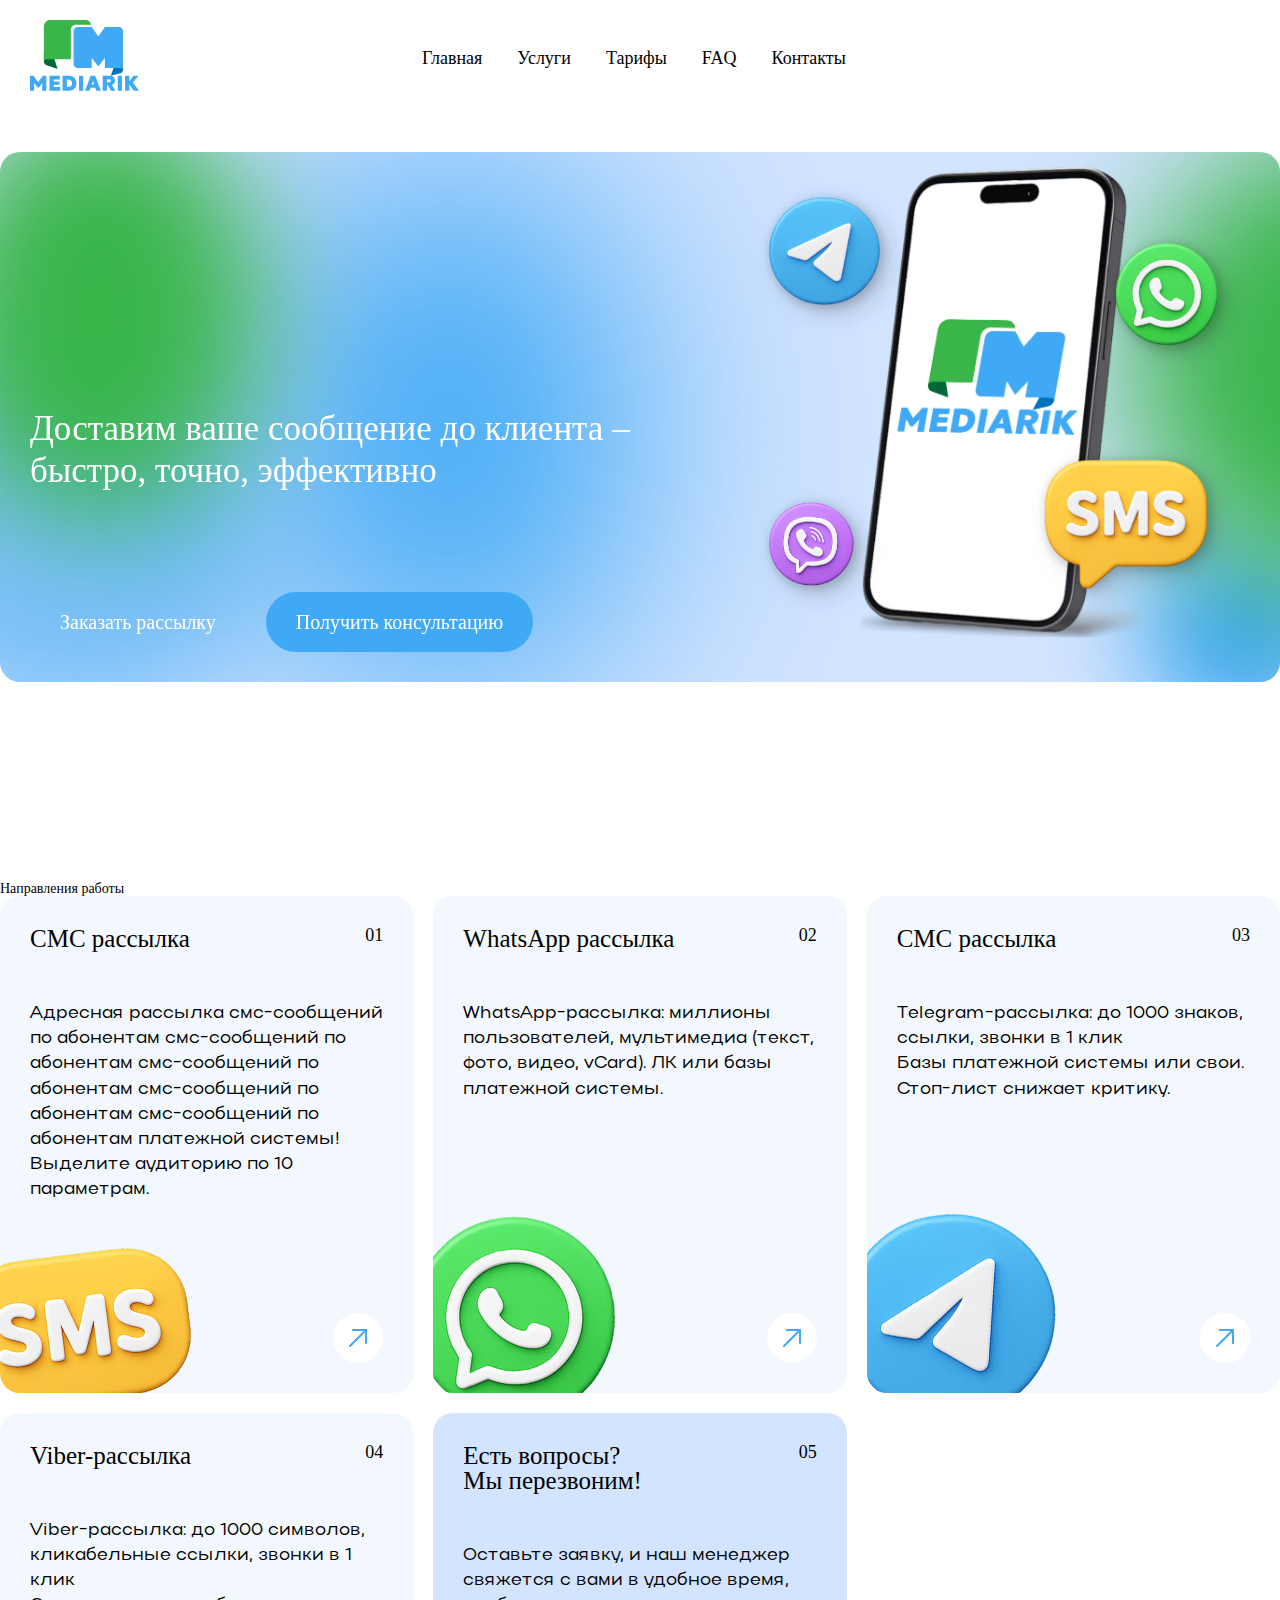
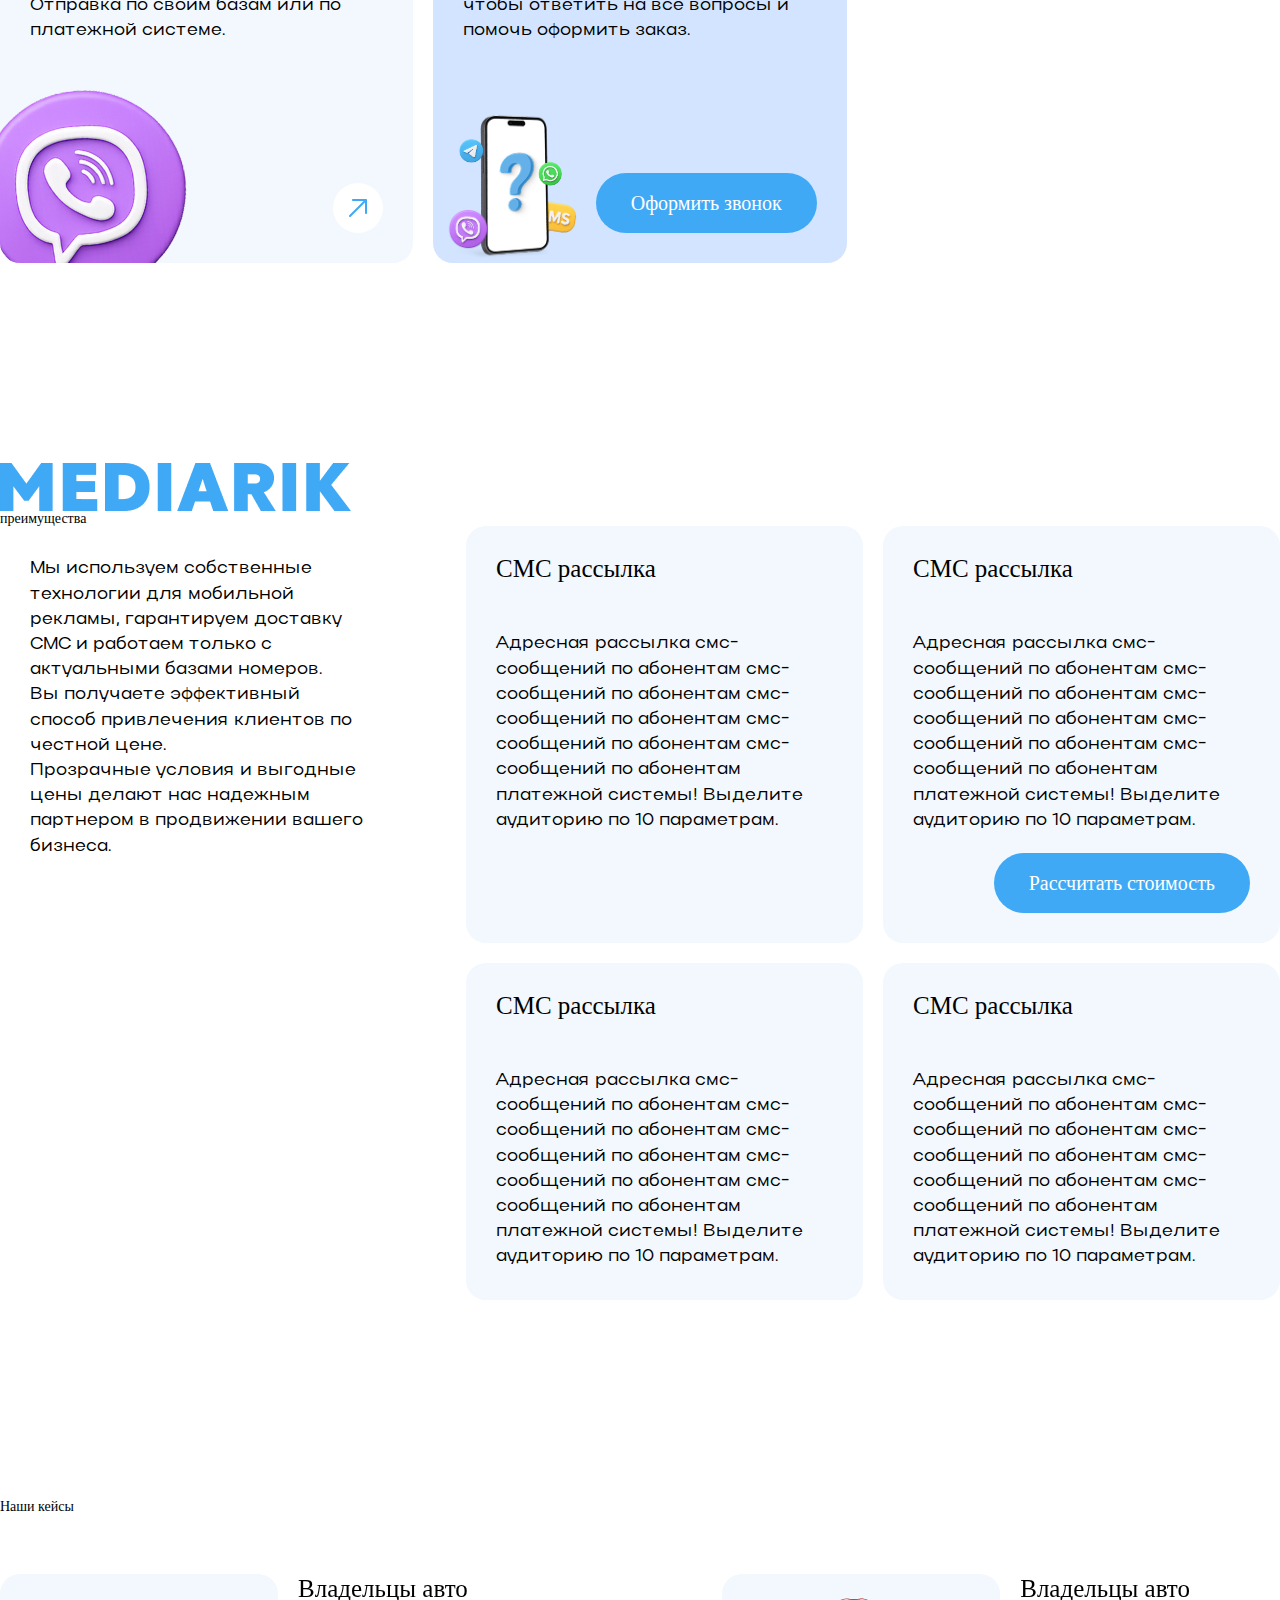
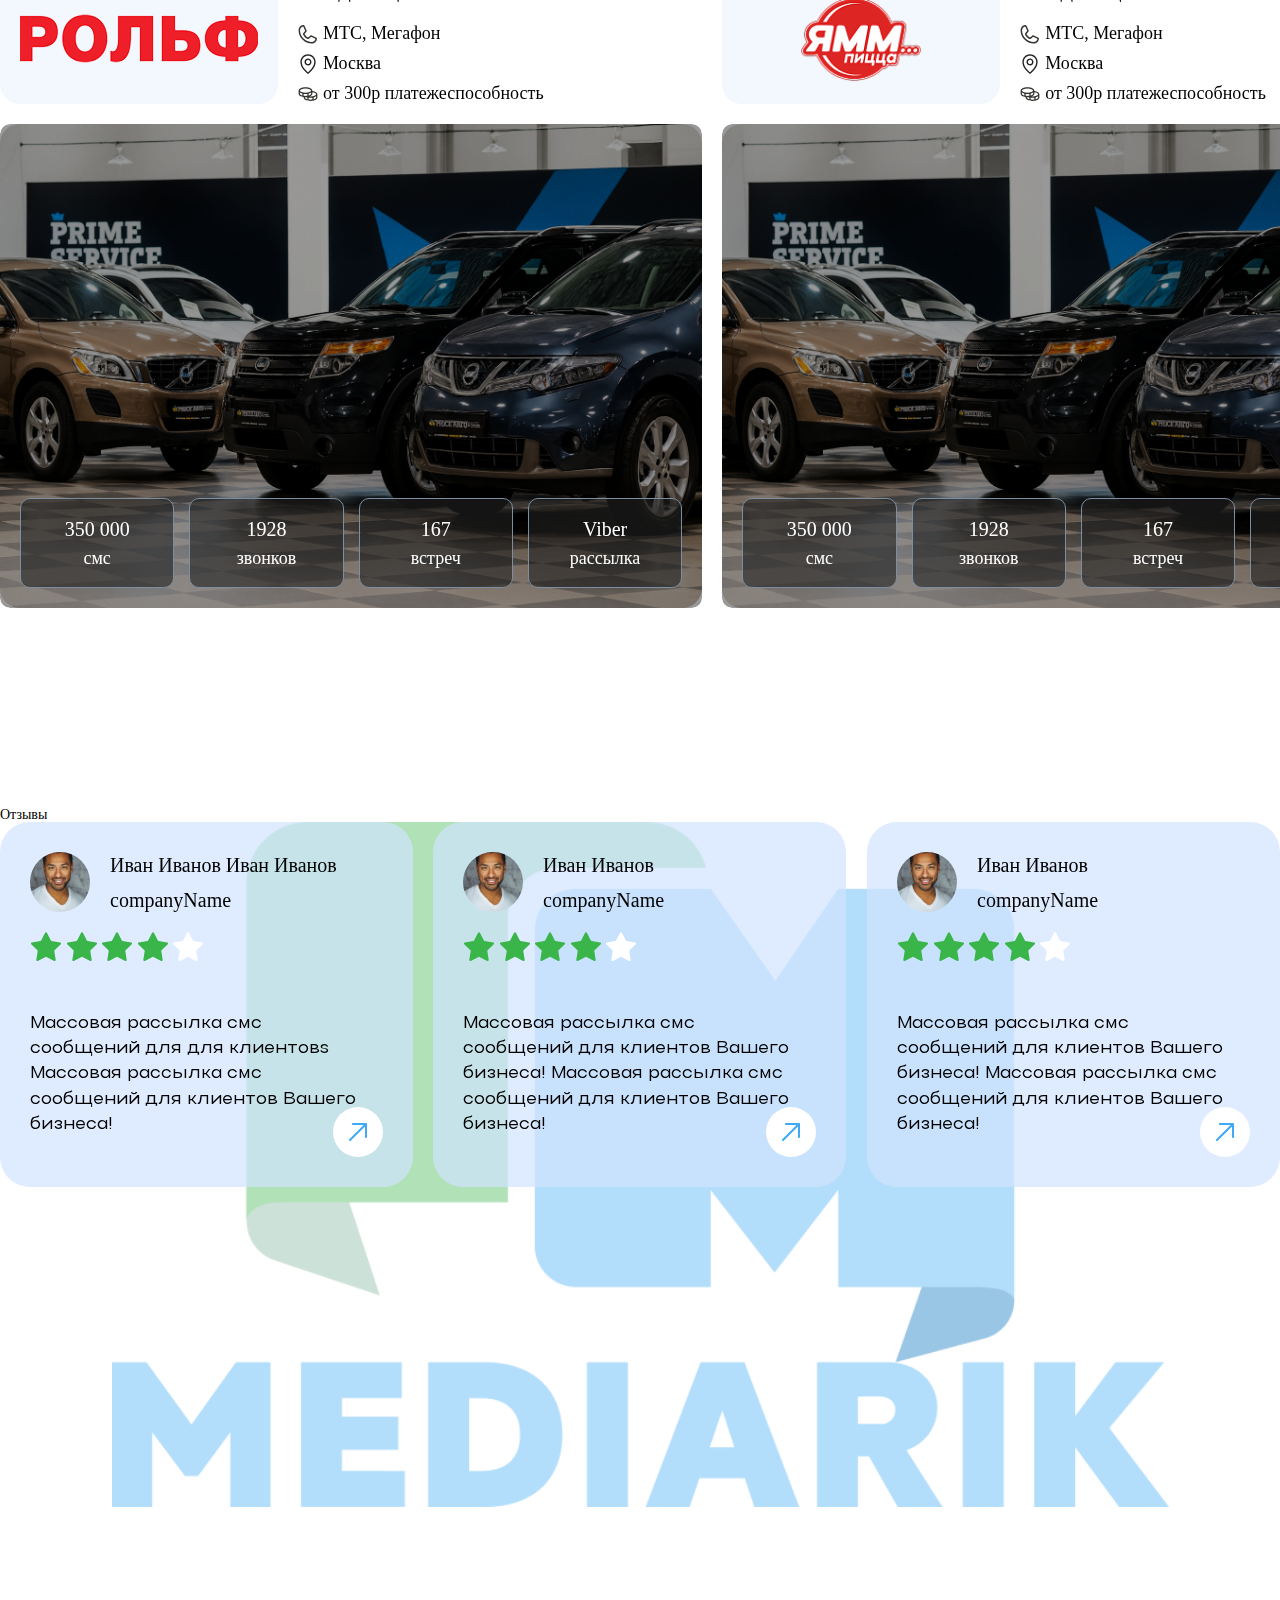
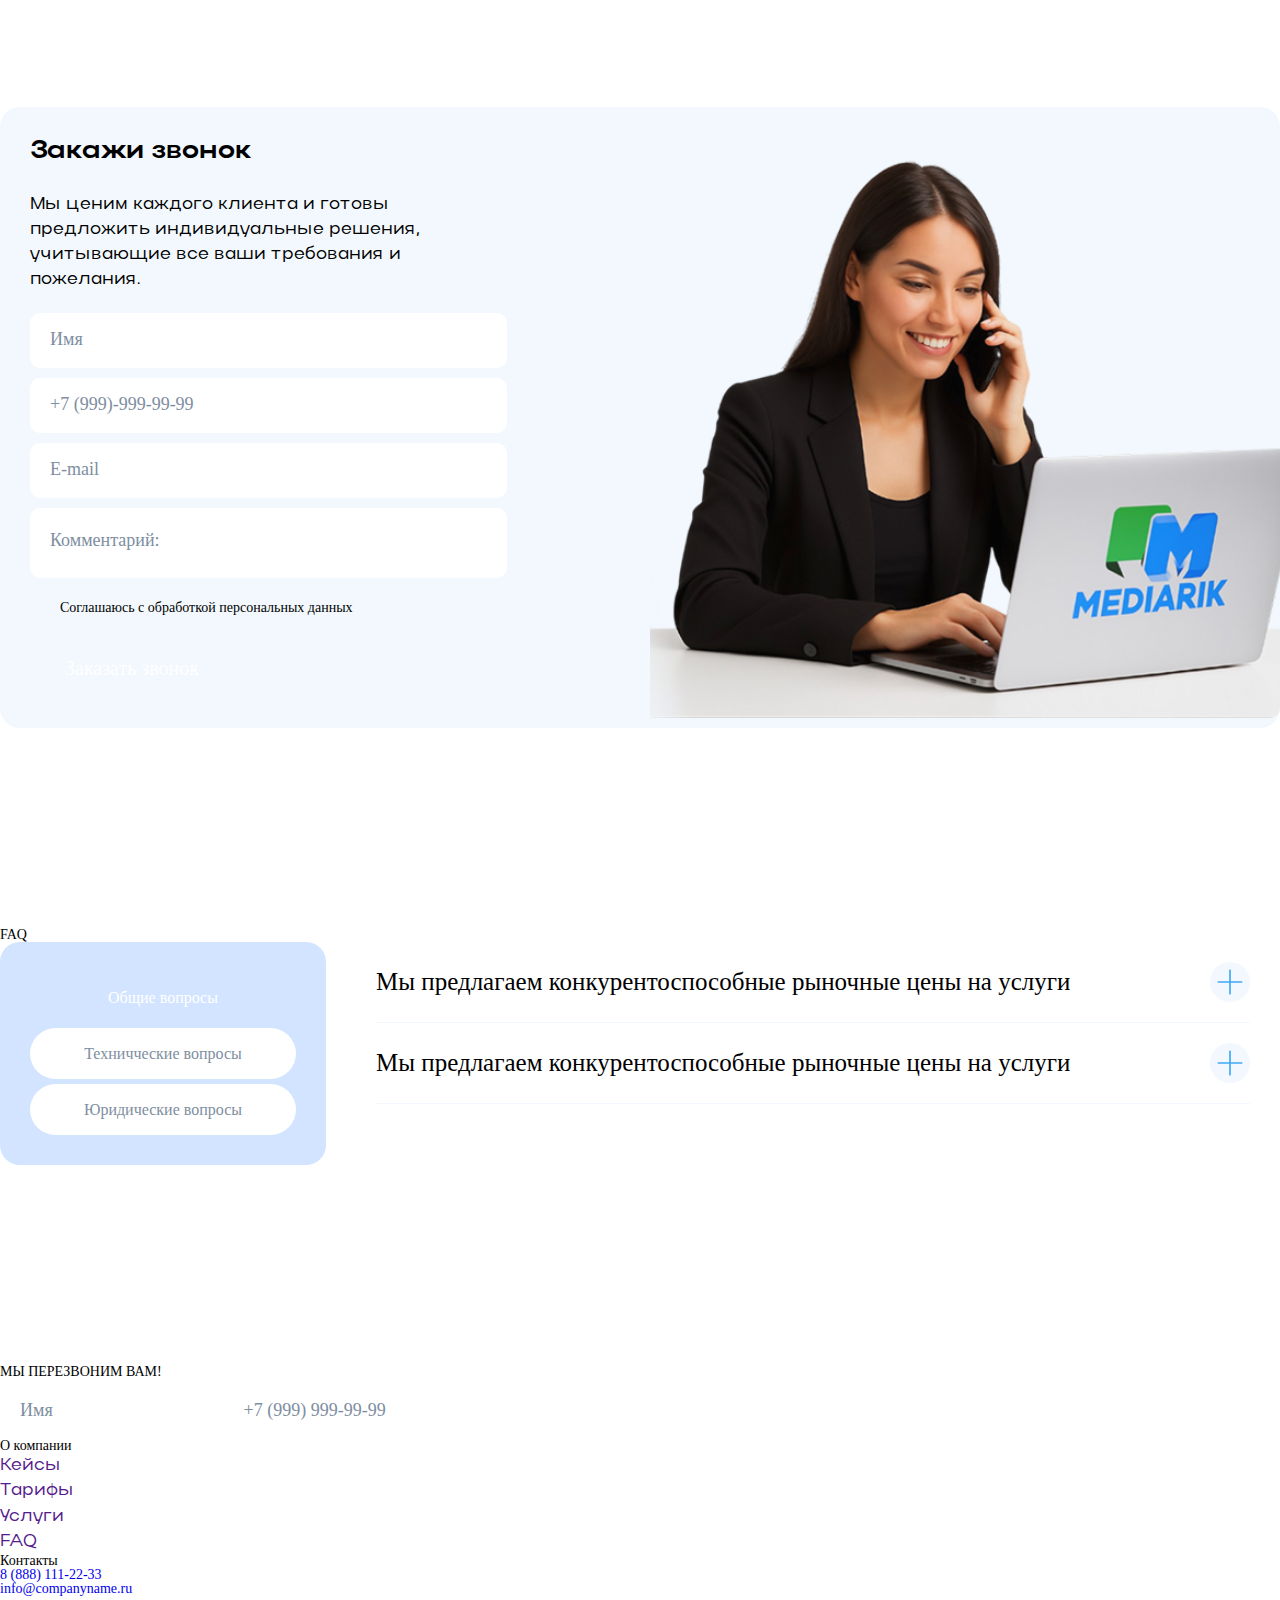
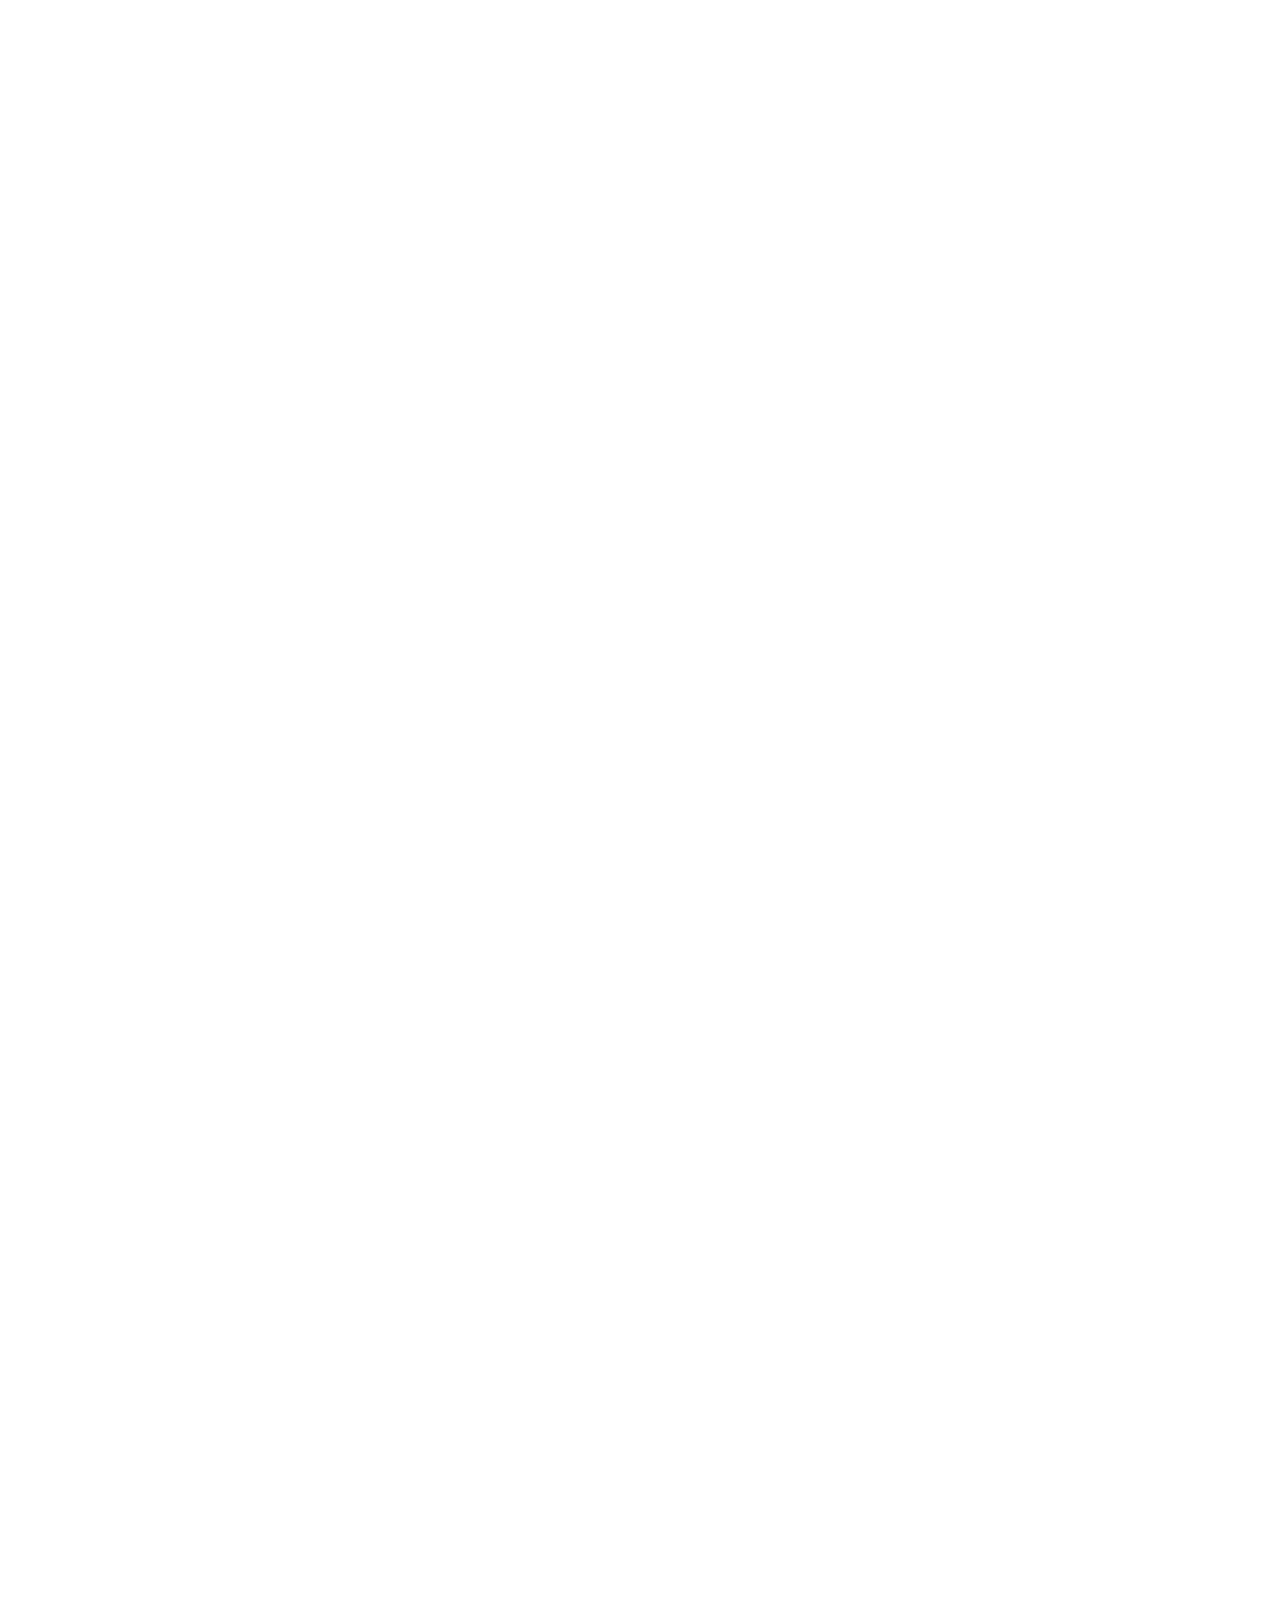
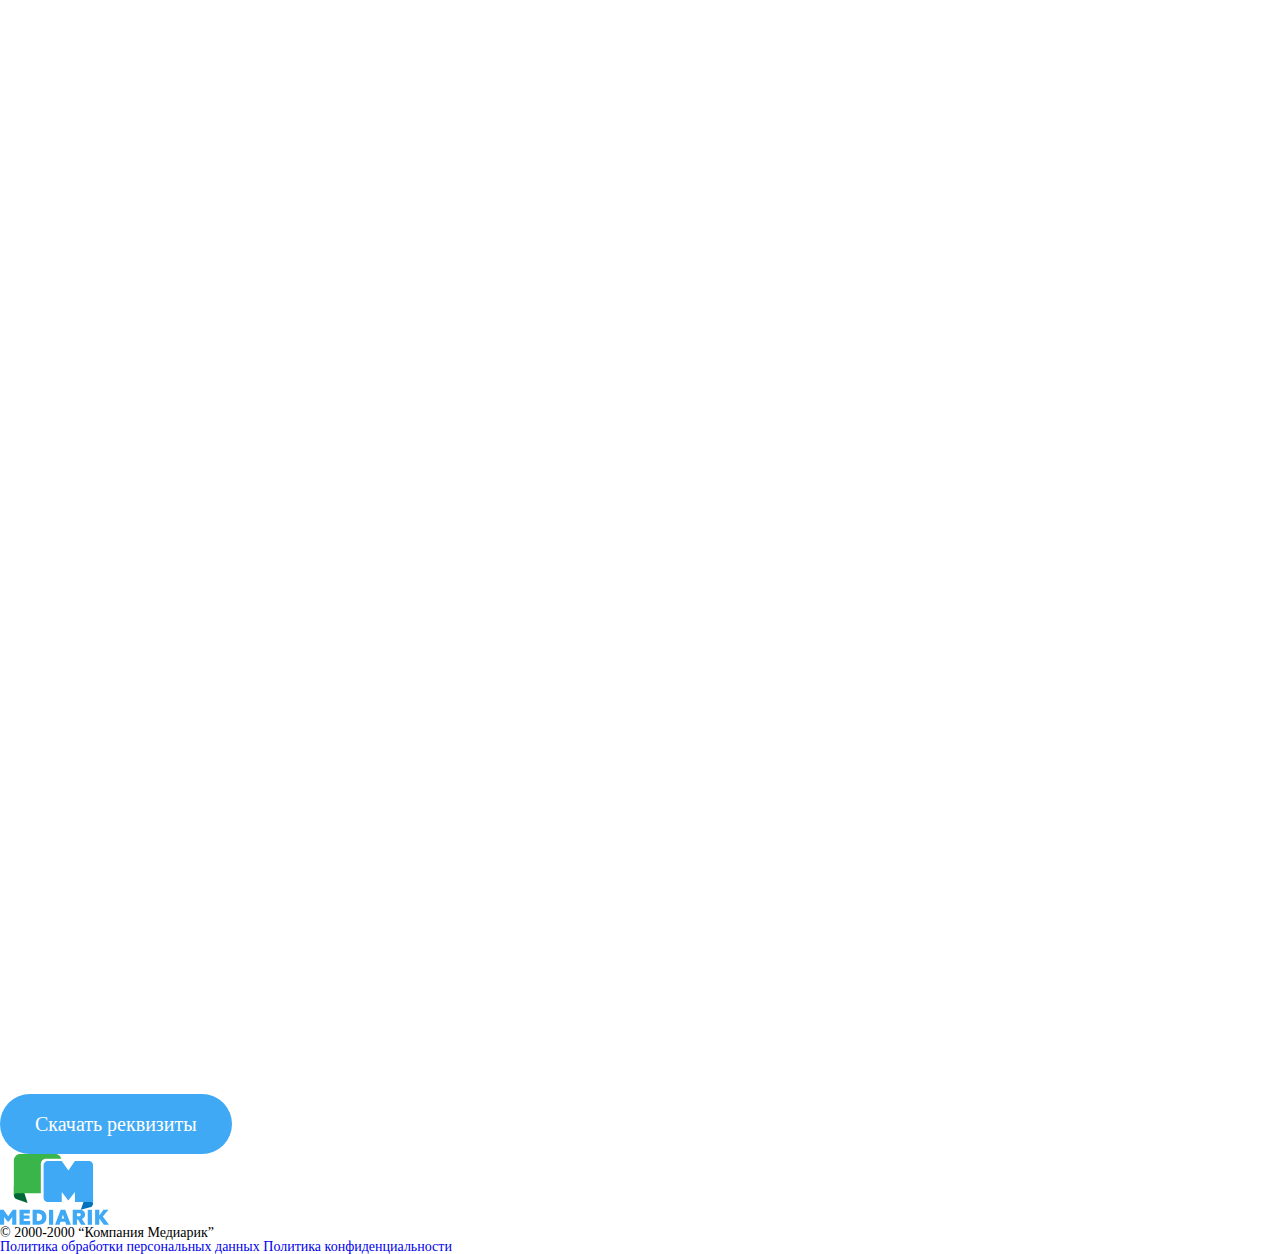
<file: index.html>
<!DOCTYPE html>
<html lang="ru">

<head>
  <meta charset="UTF-8">
  <meta name="viewport" content="width=device-width, initial-scale=1.0">
  <link rel="stylesheet" href="css/main.css">

  <script defer src="js\swiper-bundle.js"></script>
  <script defer src="js\initialization.js"></script>
  <script defer src="js/reviews.js"></script>
  <script defer src="js/tabs.js"></script>
  <script defer src="js/accordion.js"></script>
  <script defer src="js/animation-intro.js"></script>
  <script defer src="js/burger.js"></script>
  <script defer src="js/cookie.js"></script>
  <script defer src="js/formClouse.js"></script>
  <script defer src="js/popupValidation.js"></script>
  <script defer src="js/heroAnimation.js"></script>
  <script defer src="js/calculator.js"></script>
  <script defer src="js/main.js"></script>
</head>

<body>
  <div class="wrapper">
    <header class="header">
      <div class="container">
        <div class="header__body">
          <div class="header__top">
            <div class="header__logo">
              <a href="##" class="logo-link">
                <img src="images\logo_mediarik_1 1.svg" alt="" class="header__logo">
              </a>
            </div>
            <div class="header-info-inner">
              <nav class="menu">
                <ul class="menu__list">
                  <li class="menu__item "><a href="##" class="menu__item-link menu-active">Главная</a></li>
                  <li class="menu__item"><a href="page-services.html" class="menu__item-link ">Услуги</a></li>
                  <li class="menu__item"><a href="page-tariffs.html" class="menu__item-link ">Тарифы</a></li>
                  <li class="menu__item"><a href="index.html#faq" class="menu__item-link ">FAQ</a></li>
                  <li class="menu__item"><a href="page-offices.html" class="menu__item-link ">Контакты</a></li>
                </ul>
                <div class="menu__header-contact-box">
                  <a href="tel:##">+7 (999)-999-88-88</a>
                  <a href="mailto:##">alllll@mail.ru</a>
                  <div class="menu__header-contact-soc">

                    <a class="social-link" href="https://t.me/##">
                      <svg class="svg-item svg-item-white" viewBox="0 0 25 26" fill="none" xmlns="http://www.w3.org/2000/svg">
                        <circle cx="12.5" cy="13.4414" r="9.9375" stroke-width="2" />
                        <path d="M17.9583 8.91702C18.0557 8.28775 17.4573 7.79106 16.8978 8.03672L5.75376 12.9296C5.35252 13.1057 5.38187 13.7135 5.79802 13.846L8.09621 14.5779C8.53483 14.7176 9.00979 14.6453 9.3928 14.3807L14.5742 10.801C14.7304 10.693 14.9008 10.9152 14.7673 11.0528L11.0376 14.8982C10.6758 15.2712 10.7476 15.9032 11.1828 16.1762L15.3586 18.7948C15.8269 19.0885 16.4294 18.7934 16.517 18.2275L17.9583 8.91702Z" />
                      </svg>
                    </a>
                    <a class="social-link" href="whatsapp://send?phone=##">
                      <svg class="svg-item svg-item-white" viewBox="0 0 25 26" fill="none" xmlns="http://www.w3.org/2000/svg">
                        <path fill-rule="evenodd" clip-rule="evenodd" d="M12.5 24.3789C18.5406 24.3789 23.4375 19.482 23.4375 13.4414C23.4375 7.40079 18.5406 2.50391 12.5 2.50391C6.45939 2.50391 1.5625 7.40079 1.5625 13.4414C1.5625 15.403 2.0789 17.244 2.98318 18.8359L1.5625 24.3789L7.27724 23.0537C8.8292 23.8988 10.6085 24.3789 12.5 24.3789ZM12.5 22.6962C17.6113 22.6962 21.7548 18.5527 21.7548 13.4414C21.7548 8.33012 17.6113 4.1866 12.5 4.1866C7.38871 4.1866 3.24519 8.33012 3.24519 13.4414C3.24519 15.4149 3.86289 17.2441 4.9155 18.7463L4.08654 21.8549L7.24995 21.064C8.74169 22.0934 10.5504 22.6962 12.5 22.6962Z" />
                        <path d="M9.76564 8.36336C9.50559 7.84103 9.10666 7.88728 8.70365 7.88728C7.98341 7.88728 6.86035 8.75 6.86035 10.3556C6.86035 11.6715 7.44019 13.1119 9.39408 15.2667C11.2797 17.3462 13.7573 18.4219 15.8142 18.3853C17.8711 18.3487 18.2943 16.5786 18.2943 15.9809C18.2943 15.7159 18.1299 15.5838 18.0166 15.5478C17.3157 15.2114 16.0229 14.5847 15.7288 14.4669C15.4346 14.3491 15.281 14.5084 15.1856 14.5951C14.9188 14.8493 14.39 15.5984 14.209 15.7669C14.0279 15.9354 13.758 15.8502 13.6457 15.7865C13.2324 15.6206 12.1117 15.1221 11.2183 14.2561C10.1135 13.1852 10.0487 12.8167 9.84055 12.4887C9.67403 12.2263 9.79622 12.0653 9.8572 11.995C10.0952 11.7203 10.4239 11.2963 10.5713 11.0855C10.7187 10.8748 10.6017 10.5549 10.5315 10.3556C10.2295 9.49861 9.97368 8.78122 9.76564 8.36336Z" />
                      </svg>
                    </a>
                    <a class="social-link" href="viber://chat?number=%2B##">
                      <svg class="svg-item viber viber-white " width="25" height="27" viewBox="0 0 25 27" fill="none" xmlns="http://www.w3.org/2000/svg">
                        <path fill-rule="evenodd" clip-rule="evenodd" d="M25 12.178C25 4.53512 22.3462 1.0293 13.5 1.0293C4.65385 1.0293 2 4.53512 2 12.178C2 17.6172 3.3441 20.9611 7.30769 22.4372V25.0105C7.30769 25.9577 8.47917 26.3903 9.086 25.6673L11.1313 23.2302C11.8664 23.2947 12.655 23.3267 13.5 23.3267C22.3462 23.3267 25 19.8209 25 12.178ZM11.62 21.4723C12.2064 21.5195 12.8323 21.5429 13.5 21.5429C20.9852 21.5429 23.2308 18.598 23.2308 12.178C23.2308 5.75799 20.9852 2.81309 13.5 2.81309C6.01479 2.81309 3.76923 5.75799 3.76923 12.178C3.76923 16.7159 4.89114 19.5176 8.19231 20.7703V24.5825C8.19231 24.9149 8.60335 25.0667 8.81628 24.813L11.62 21.4723Z" />
                        <path d="M9.10059 7.79199C9.36139 8.05566 9.76552 8.52015 10.0371 8.91602C10.1792 9.12317 10.3517 9.38707 10.4951 9.61621C10.5667 9.73058 10.6291 9.83419 10.6768 9.91602C10.7291 10.0058 10.7476 10.0444 10.748 10.0449C10.7499 10.0531 10.7528 10.0689 10.7559 10.0918C10.7615 10.1346 10.7646 10.1878 10.7607 10.2432C10.7523 10.3625 10.7177 10.4394 10.6797 10.4795C10.4826 10.6872 10.2124 10.8816 10.1094 10.9473L10.0684 10.9736L10.0332 11.0068C9.80637 11.2228 9.51673 11.7545 9.77832 12.3984C9.99129 12.9224 10.4725 14.0125 11.3271 14.8389C12.1597 15.6437 13.0576 16.0864 13.667 16.2344L13.7256 16.248H13.7666C13.7698 16.2486 13.7741 16.249 13.7793 16.25C13.7879 16.2517 13.7972 16.2543 13.8096 16.2568C13.8891 16.2729 14.0749 16.3135 14.2822 16.2871C14.5128 16.2577 14.7481 16.1508 14.9443 15.9258C15.1687 15.6684 15.3725 15.4 15.4668 15.2715C15.468 15.2703 15.4699 15.2691 15.4717 15.2676C15.4784 15.2615 15.4876 15.2541 15.499 15.2461C15.5226 15.2295 15.5516 15.2135 15.583 15.2021C15.6402 15.1815 15.7101 15.1731 15.7998 15.208C16.2642 15.3888 16.8301 15.8053 17.1143 16.0254C17.3303 16.1927 17.8227 16.5977 18.0459 16.7832V16.7842C18.049 16.7875 18.0808 16.8209 18.0996 16.877C18.1154 16.924 18.1242 16.9925 18.084 17.0918C18.0046 17.2874 17.7573 17.671 17.4219 18.0059C17.0699 18.3571 16.7466 18.5293 16.5342 18.5293C16.5671 18.5293 16.5434 18.5317 16.4209 18.5C16.3187 18.4736 16.1774 18.4315 16.0029 18.3711C15.6541 18.2503 15.183 18.061 14.6377 17.791C13.5456 17.2502 12.1682 16.392 10.8779 15.1279C10.0697 14.3361 9.30243 13.2353 8.70215 12.1992C8.09696 11.1546 7.69364 10.2323 7.58496 9.81055L7.57617 9.77734L7.56348 9.74512L7.52246 9.60449C7.50978 9.54281 7.50038 9.46875 7.5 9.38965C7.49926 9.23439 7.5344 9.09797 7.61035 8.99316C7.90448 8.58745 8.20527 8.20366 8.86914 7.83398C8.88675 7.82423 8.91457 7.81232 8.94922 7.80273C8.98394 7.79314 9.01836 7.78766 9.04785 7.78711C9.10644 7.78606 9.1118 7.80153 9.10059 7.79199Z" stroke-linecap="round" />
                      </svg>
                    </a>
                  </div>

                </div>
              </nav>
              <div class="burger__box">
                <span>Меню</span>
                <div class="burger">
                  <span class="burger-line"></span>
                  <span class="burger-line"></span>
                  <span class="burger-line"></span>
                </div>
              </div>
              <div class="header__contact-box">
                <div class="header__contact__phone-box">
                  <a class="header__contact__phone" href="tel:##">+7(999)-999-99-99</a>
                </div>
                <div class="header__contact-soc">
                  <a class="social-link" href="https://t.me/##">
                    <svg class="svg-item" viewBox="0 0 25 26" fill="none" xmlns="http://www.w3.org/2000/svg">
                      <circle cx="12.5" cy="13.4414" r="9.9375" stroke-width="2" />
                      <path d="M17.9583 8.91702C18.0557 8.28775 17.4573 7.79106 16.8978 8.03672L5.75376 12.9296C5.35252 13.1057 5.38187 13.7135 5.79802 13.846L8.09621 14.5779C8.53483 14.7176 9.00979 14.6453 9.3928 14.3807L14.5742 10.801C14.7304 10.693 14.9008 10.9152 14.7673 11.0528L11.0376 14.8982C10.6758 15.2712 10.7476 15.9032 11.1828 16.1762L15.3586 18.7948C15.8269 19.0885 16.4294 18.7934 16.517 18.2275L17.9583 8.91702Z" />
                    </svg>
                  </a>
                  <a class="social-link" href="whatsapp://send?phone=##">
                    <svg class="svg-item" viewBox="0 0 25 26" fill="none" xmlns="http://www.w3.org/2000/svg">
                      <path fill-rule="evenodd" clip-rule="evenodd" d="M12.5 24.3789C18.5406 24.3789 23.4375 19.482 23.4375 13.4414C23.4375 7.40079 18.5406 2.50391 12.5 2.50391C6.45939 2.50391 1.5625 7.40079 1.5625 13.4414C1.5625 15.403 2.0789 17.244 2.98318 18.8359L1.5625 24.3789L7.27724 23.0537C8.8292 23.8988 10.6085 24.3789 12.5 24.3789ZM12.5 22.6962C17.6113 22.6962 21.7548 18.5527 21.7548 13.4414C21.7548 8.33012 17.6113 4.1866 12.5 4.1866C7.38871 4.1866 3.24519 8.33012 3.24519 13.4414C3.24519 15.4149 3.86289 17.2441 4.9155 18.7463L4.08654 21.8549L7.24995 21.064C8.74169 22.0934 10.5504 22.6962 12.5 22.6962Z" />
                      <path d="M9.76564 8.36336C9.50559 7.84103 9.10666 7.88728 8.70365 7.88728C7.98341 7.88728 6.86035 8.75 6.86035 10.3556C6.86035 11.6715 7.44019 13.1119 9.39408 15.2667C11.2797 17.3462 13.7573 18.4219 15.8142 18.3853C17.8711 18.3487 18.2943 16.5786 18.2943 15.9809C18.2943 15.7159 18.1299 15.5838 18.0166 15.5478C17.3157 15.2114 16.0229 14.5847 15.7288 14.4669C15.4346 14.3491 15.281 14.5084 15.1856 14.5951C14.9188 14.8493 14.39 15.5984 14.209 15.7669C14.0279 15.9354 13.758 15.8502 13.6457 15.7865C13.2324 15.6206 12.1117 15.1221 11.2183 14.2561C10.1135 13.1852 10.0487 12.8167 9.84055 12.4887C9.67403 12.2263 9.79622 12.0653 9.8572 11.995C10.0952 11.7203 10.4239 11.2963 10.5713 11.0855C10.7187 10.8748 10.6017 10.5549 10.5315 10.3556C10.2295 9.49861 9.97368 8.78122 9.76564 8.36336Z" />
                    </svg>
                  </a>
                  <a class="social-link" href="viber://chat?number=%2B##">
                    <svg class="svg-item viber" width="25" height="27" viewBox="0 0 25 27" fill="none" xmlns="http://www.w3.org/2000/svg">
                      <path fill-rule="evenodd" clip-rule="evenodd" d="M25 12.178C25 4.53512 22.3462 1.0293 13.5 1.0293C4.65385 1.0293 2 4.53512 2 12.178C2 17.6172 3.3441 20.9611 7.30769 22.4372V25.0105C7.30769 25.9577 8.47917 26.3903 9.086 25.6673L11.1313 23.2302C11.8664 23.2947 12.655 23.3267 13.5 23.3267C22.3462 23.3267 25 19.8209 25 12.178ZM11.62 21.4723C12.2064 21.5195 12.8323 21.5429 13.5 21.5429C20.9852 21.5429 23.2308 18.598 23.2308 12.178C23.2308 5.75799 20.9852 2.81309 13.5 2.81309C6.01479 2.81309 3.76923 5.75799 3.76923 12.178C3.76923 16.7159 4.89114 19.5176 8.19231 20.7703V24.5825C8.19231 24.9149 8.60335 25.0667 8.81628 24.813L11.62 21.4723Z" />
                      <path d="M9.10059 7.79199C9.36139 8.05566 9.76552 8.52015 10.0371 8.91602C10.1792 9.12317 10.3517 9.38707 10.4951 9.61621C10.5667 9.73058 10.6291 9.83419 10.6768 9.91602C10.7291 10.0058 10.7476 10.0444 10.748 10.0449C10.7499 10.0531 10.7528 10.0689 10.7559 10.0918C10.7615 10.1346 10.7646 10.1878 10.7607 10.2432C10.7523 10.3625 10.7177 10.4394 10.6797 10.4795C10.4826 10.6872 10.2124 10.8816 10.1094 10.9473L10.0684 10.9736L10.0332 11.0068C9.80637 11.2228 9.51673 11.7545 9.77832 12.3984C9.99129 12.9224 10.4725 14.0125 11.3271 14.8389C12.1597 15.6437 13.0576 16.0864 13.667 16.2344L13.7256 16.248H13.7666C13.7698 16.2486 13.7741 16.249 13.7793 16.25C13.7879 16.2517 13.7972 16.2543 13.8096 16.2568C13.8891 16.2729 14.0749 16.3135 14.2822 16.2871C14.5128 16.2577 14.7481 16.1508 14.9443 15.9258C15.1687 15.6684 15.3725 15.4 15.4668 15.2715C15.468 15.2703 15.4699 15.2691 15.4717 15.2676C15.4784 15.2615 15.4876 15.2541 15.499 15.2461C15.5226 15.2295 15.5516 15.2135 15.583 15.2021C15.6402 15.1815 15.7101 15.1731 15.7998 15.208C16.2642 15.3888 16.8301 15.8053 17.1143 16.0254C17.3303 16.1927 17.8227 16.5977 18.0459 16.7832V16.7842C18.049 16.7875 18.0808 16.8209 18.0996 16.877C18.1154 16.924 18.1242 16.9925 18.084 17.0918C18.0046 17.2874 17.7573 17.671 17.4219 18.0059C17.0699 18.3571 16.7466 18.5293 16.5342 18.5293C16.5671 18.5293 16.5434 18.5317 16.4209 18.5C16.3187 18.4736 16.1774 18.4315 16.0029 18.3711C15.6541 18.2503 15.183 18.061 14.6377 17.791C13.5456 17.2502 12.1682 16.392 10.8779 15.1279C10.0697 14.3361 9.30243 13.2353 8.70215 12.1992C8.09696 11.1546 7.69364 10.2323 7.58496 9.81055L7.57617 9.77734L7.56348 9.74512L7.52246 9.60449C7.50978 9.54281 7.50038 9.46875 7.5 9.38965C7.49926 9.23439 7.5344 9.09797 7.61035 8.99316C7.90448 8.58745 8.20527 8.20366 8.86914 7.83398C8.88675 7.82423 8.91457 7.81232 8.94922 7.80273C8.98394 7.79314 9.01836 7.78766 9.04785 7.78711C9.10644 7.78606 9.1118 7.80153 9.10059 7.79199Z" stroke-linecap="round" />
                    </svg>
                  </a>
                </div>
              </div>
            </div>
            <button class="btn btn-accent-hover header__btn open-popup" id="openPopupBtn1" data-target="popup1">Заказать </button>

          </div>
        </div>
      </div>
    </header>
    <main class="main">
      <section class="hero">
        <div class="container">
          <div class="hero__inner">
            <div class=" elipse elipse1"></div>
            <div class=" elipse elipse2"></div>
            <div class=" elipse elipse3"></div>
            <div class=" elipse elipse4"></div>
            <div class=" elipse elipse5"></div>
            <div class="hero__column-left">
              <h1 class="hero__title">Доставим ваше сообщение
                до клиента
                – быстро, точно, эффективно</h1>
              <div class="hero__btn-box">
                <button class="btn btn-accent-hover open-popup" id="openPopupBtn5" data-target="popup5">Заказать рассылку</button>
                <button class="btn btn-blue open-popup" id="openPopupBtn6" data-target="popup6">Получить консультацию</button>
              </div>
            </div>
            <div class="hero__column-right">
              <div class="hero-column__img-box">
                <img class="hero-column__img hero-column__img-position " src="images\services-icon\телеграмм.png" alt="">
                <img class="heroo-column__img hero-column__img-position" src="images\services-icon\вайбер.png" alt="">
                <img class="hero-column__img hero-column__img-position" src="images\services-icon\вацап.png" alt="">
                <img class="hero-column__img hero-column__img-position" src="images\services-icon\смс.png" alt="">
                <!-- <img class="hero-column__img hero-column__img-position" src="images\services-icon\вацап.png" alt=""> -->
                <img class="hero-column__img-hero" src="images\introPone1.png" alt="">
              </div>
            </div>
          </div>
        </div>
      </section>

      <section class="direction">
        <div class="container">
          <div class="direction__content">
            <div class="top-box">
              <div class="title-box">
                <h2 class="top-title">Направления работы</h2>
              </div>
            </div>
            <div class="direction__card-box">
              <div class="card">
                <a href="page-sms.html" class="card__link"></a>
                <div class="card__content">
                  <div class="card__top-box">
                    <h3 class="card__title"> СМС рассылка </h3>
                    <div class="card__number">01</div>
                  </div>
                  <div class="card__description">
                    <p class="text">Адресная рассылка смс-сообщений по абонентам смс-сообщений по абонентам смс-сообщений по абонентам смс-сообщений по абонентам смс-сообщений по абонентам платежной системы! Выделите аудиторию по 10 параметрам.</p>
                  </div>
                </div>
                <a href="page-sms.html" class="button services__btn">
                  <svg class="button-svg" width="18" height="18" viewBox="0 0 18 18" fill="none" xmlns="http://www.w3.org/2000/svg">
                    <path d="M18.0006 13.9999V0.999931C18.0006 0.734715 17.8952 0.48036 17.7077 0.292824C17.5201 0.105288 17.2658 -6.86646e-05 17.0006 -6.86646e-05H4.00056C3.73534 -6.86646e-05 3.48099 0.105288 3.29345 0.292824C3.10591 0.48036 3.00056 0.734715 3.00056 0.999931C3.00056 1.26515 3.10591 1.5195 3.29345 1.70704C3.48099 1.89458 3.73534 1.99993 4.00056 1.99993H14.5868L0.293056 16.2924C0.105415 16.4801 -1.97712e-09 16.7346 0 16.9999C1.97712e-09 17.2653 0.105415 17.5198 0.293056 17.7074C0.480697 17.8951 0.735192 18.0005 1.00056 18.0005C1.26592 18.0005 1.52042 17.8951 1.70806 17.7074L16.0006 3.41368V13.9999C16.0006 14.2651 16.1059 14.5195 16.2934 14.707C16.481 14.8946 16.7353 14.9999 17.0006 14.9999C17.2658 14.9999 17.5201 14.8946 17.7077 14.707C17.8952 14.5195 18.0006 14.2651 18.0006 13.9999Z" />
                  </svg>
                </a>
                <img src="images\services-icon\смс.png" alt="" class="card__img">
              </div>
              <div class="card">
                <a href="##" class="card__link"></a>
                <div class="card__content">
                  <div class="card__top-box">
                    <h3 class="card__title">WhatsApp рассылка</h3>
                    <div class="card__number">02</div>
                  </div>
                  <div class="card__description">
                    <p class="text">WhatsApp-рассылка: миллионы пользователей, мультимедиа (текст, фото, видео, vCard). ЛК или базы платежной системы.</p>
                  </div>
                </div>
                <a href="##" class="button services__btn">
                  <svg class="button-svg" width="18" height="18" viewBox="0 0 18 18" fill="none" xmlns="http://www.w3.org/2000/svg">
                    <path d="M18.0006 13.9999V0.999931C18.0006 0.734715 17.8952 0.48036 17.7077 0.292824C17.5201 0.105288 17.2658 -6.86646e-05 17.0006 -6.86646e-05H4.00056C3.73534 -6.86646e-05 3.48099 0.105288 3.29345 0.292824C3.10591 0.48036 3.00056 0.734715 3.00056 0.999931C3.00056 1.26515 3.10591 1.5195 3.29345 1.70704C3.48099 1.89458 3.73534 1.99993 4.00056 1.99993H14.5868L0.293056 16.2924C0.105415 16.4801 -1.97712e-09 16.7346 0 16.9999C1.97712e-09 17.2653 0.105415 17.5198 0.293056 17.7074C0.480697 17.8951 0.735192 18.0005 1.00056 18.0005C1.26592 18.0005 1.52042 17.8951 1.70806 17.7074L16.0006 3.41368V13.9999C16.0006 14.2651 16.1059 14.5195 16.2934 14.707C16.481 14.8946 16.7353 14.9999 17.0006 14.9999C17.2658 14.9999 17.5201 14.8946 17.7077 14.707C17.8952 14.5195 18.0006 14.2651 18.0006 13.9999Z" />
                  </svg>
                </a>
                <img src="images\services-icon\вацап.png" alt="" class="card__img">
              </div>
              <div class="card">
                <a href="##" class="card__link"></a>
                <div class="card__content">
                  <div class="card__top-box">
                    <h3 class="card__title"> СМС рассылка </h3>
                    <div class="card__number">03</div>
                  </div>
                  <div class="card__description">
                    <p class="text">Telegram-рассылка: до 1000 знаков, ссылки, звонки в 1 клик </p>
                    <p class="text">Базы платежной системы или свои.</p>
                    <p class="text">Стоп-лист снижает критику.</p>
                  </div>
                </div>
                <a href="##" class="button services__btn">
                  <svg class="button-svg" width="18" height="18" viewBox="0 0 18 18" fill="none" xmlns="http://www.w3.org/2000/svg">
                    <path d="M18.0006 13.9999V0.999931C18.0006 0.734715 17.8952 0.48036 17.7077 0.292824C17.5201 0.105288 17.2658 -6.86646e-05 17.0006 -6.86646e-05H4.00056C3.73534 -6.86646e-05 3.48099 0.105288 3.29345 0.292824C3.10591 0.48036 3.00056 0.734715 3.00056 0.999931C3.00056 1.26515 3.10591 1.5195 3.29345 1.70704C3.48099 1.89458 3.73534 1.99993 4.00056 1.99993H14.5868L0.293056 16.2924C0.105415 16.4801 -1.97712e-09 16.7346 0 16.9999C1.97712e-09 17.2653 0.105415 17.5198 0.293056 17.7074C0.480697 17.8951 0.735192 18.0005 1.00056 18.0005C1.26592 18.0005 1.52042 17.8951 1.70806 17.7074L16.0006 3.41368V13.9999C16.0006 14.2651 16.1059 14.5195 16.2934 14.707C16.481 14.8946 16.7353 14.9999 17.0006 14.9999C17.2658 14.9999 17.5201 14.8946 17.7077 14.707C17.8952 14.5195 18.0006 14.2651 18.0006 13.9999Z" />
                  </svg>
                </a>
                <img src="images\services-icon\телеграмм.png" alt="" class="card__img">
              </div>
              <div class="card">
                <a href="##" class="card__link"></a>
                <div class="card__content">
                  <div class="card__top-box">
                    <h3 class="card__title">Viber-рассылка</h3>
                    <div class="card__number">04</div>
                  </div>
                  <div class="card__description">
                    <p class="text">Viber-рассылка: до 1000 символов, кликабельные ссылки, звонки в 1 клик</p>
                    <p class="text">Отправка по своим базам или по платежной системе.</p>
                  </div>
                </div>
                <a href="##" class="button services__btn">
                  <svg class="button-svg" width="18" height="18" viewBox="0 0 18 18" fill="none" xmlns="http://www.w3.org/2000/svg">
                    <path d="M18.0006 13.9999V0.999931C18.0006 0.734715 17.8952 0.48036 17.7077 0.292824C17.5201 0.105288 17.2658 -6.86646e-05 17.0006 -6.86646e-05H4.00056C3.73534 -6.86646e-05 3.48099 0.105288 3.29345 0.292824C3.10591 0.48036 3.00056 0.734715 3.00056 0.999931C3.00056 1.26515 3.10591 1.5195 3.29345 1.70704C3.48099 1.89458 3.73534 1.99993 4.00056 1.99993H14.5868L0.293056 16.2924C0.105415 16.4801 -1.97712e-09 16.7346 0 16.9999C1.97712e-09 17.2653 0.105415 17.5198 0.293056 17.7074C0.480697 17.8951 0.735192 18.0005 1.00056 18.0005C1.26592 18.0005 1.52042 17.8951 1.70806 17.7074L16.0006 3.41368V13.9999C16.0006 14.2651 16.1059 14.5195 16.2934 14.707C16.481 14.8946 16.7353 14.9999 17.0006 14.9999C17.2658 14.9999 17.5201 14.8946 17.7077 14.707C17.8952 14.5195 18.0006 14.2651 18.0006 13.9999Z" />
                  </svg>
                </a>
                <img src="images\services-icon\вайбер.png" alt="" class="card__img">
              </div>
              <div class="card card-last">
                <div class="card__content">
                  <div class="card__top-box">
                    <h3 class="card__title">Есть вопросы? Мы перезвоним!</h3>
                    <div class="card__number">05</div>
                  </div>
                  <div class="card__description advantages-description">
                    <p class="text">Оставьте заявку, и наш менеджер свяжется с вами в удобное время, чтобы ответить на все вопросы и помочь оформить заказ.</p>
                  </div>
                </div>
                <div class="advantages-card__img-box">
                  <img class="advantages-card-img-soc" src="images\services-icon\телеграмм.png" alt="">
                  <img class="advantages-card-img-soc" src="images\services-icon\вайбер.png" alt="">
                  <img class="advantages-card-img-soc" src="images\services-icon\вацап.png" alt="">
                  <img class="advantages-card-img-soc" src="images\services-icon\смс.png" alt="">
                  <img class="advantages-card-img" src="images\phone.png" alt="">
                </div>
                <button class="btn btn-blue advantages-btn   open-popup">Оформить звонок</button>
              </div>
            </div>
          </div>
        </div>
      </section>
      <section class="advantages">
        <div class="container">
          <div class="advantages__content-box">
            <div class="top-box">
              <div class="title-box">
                <img src="images\Group.png" alt="">
                <h2 class="top-title"> преимущества</h2>
              </div>
            </div>
            <div class="advantages__content">
              <div class="advantages__column-left">
                <div class="advantages__discription">
                  <p class="text">Мы используем собственные технологии для мобильной рекламы, гарантируем доставку СМС и работаем только с актуальными базами номеров.</p>
                  <p class="text">Вы получаете эффективный способ привлечения клиентов по честной цене.</p>
                  <p class="text">Прозрачные условия и выгодные цены делают нас надежным партнером в продвижении вашего бизнеса.</p>
                </div>
                <button class="btn btn-accent-hover open-popup advantages-btn-none">Заказать услугу</button>
              </div>
              <div class="advantages__column-right">
                <div class="card">
                  <div class="card__content advantages-content">
                    <div class="card__top-box">
                      <h3 class="card__title"> СМС рассылка </h3>
                    </div>
                    <div class="card__description advantages-description">
                      <p class="text">Адресная рассылка смс-сообщений по абонентам смс-сообщений по абонентам смс-сообщений по абонентам смс-сообщений по абонентам смс-сообщений по абонентам платежной системы! Выделите аудиторию по 10 параметрам.</p>
                    </div>
                  </div>
                </div>
                <div class="card">
                  <div class="card__content advantages-content">
                    <div class="card__top-box">
                      <h3 class="card__title"> СМС рассылка </h3>
                    </div>
                    <div class="card__description advantages-description">
                      <p class="text">Адресная рассылка смс-сообщений по абонентам смс-сообщений по абонентам смс-сообщений по абонентам смс-сообщений по абонентам смс-сообщений по абонентам платежной системы! Выделите аудиторию по 10 параметрам.</p>
                    </div>
                  </div>
                  <button class="btn btn-blue advantages-btn advantages-card-btn-block  open-popup">Рассчитать стоимость</button>
                </div>
                <div class="card">
                  <div class="card__content advantages-content">
                    <div class="card__top-box">
                      <h3 class="card__title"> СМС рассылка </h3>
                    </div>
                    <div class="card__description advantages-description">
                      <p class="text">Адресная рассылка смс-сообщений по абонентам смс-сообщений по абонентам смс-сообщений по абонентам смс-сообщений по абонентам смс-сообщений по абонентам платежной системы! Выделите аудиторию по 10 параметрам.</p>
                    </div>
                  </div>
                </div>
                <div class="card">
                  <div class="card__content advantages-content">
                    <div class="card__top-box">
                      <h3 class="card__title"> СМС рассылка </h3>
                    </div>
                    <div class="card__description advantages-description">
                      <p class="text">Адресная рассылка смс-сообщений по абонентам смс-сообщений по абонентам смс-сообщений по абонентам смс-сообщений по абонентам смс-сообщений по абонентам платежной системы! Выделите аудиторию по 10 параметрам.</p>
                    </div>
                  </div>
                </div>
              </div>

            </div>
            <button class="btn btn-accent-hover advantages-btn-bottom open-popup">Заказать услугу</button>

          </div>
        </div>
      </section>
      <section class="cases">
        <div class="container">
          <div class="cases__content">
            <div class="top-box">
              <div class="title-box">
                <h2 class="top-title">Наши кейсы</h2>
              </div>
              <button class="btn btn-accent-hover btn-none ">Заказать услугу</button>
            </div>
          </div>
          <div class="cases__swiper-box">
            <div class="swiper casesSwiper">
              <div class="swiper-wrapper  casesSwiper-wrapper">
                <div class="swiper-slide casesSwiper-slide">
                  <div class="case-card">
                    <div class="case-card__top">
                      <div class="case-card__logo-box">
                        <!-- <img src="images\-- 1.png" alt="" class="case-card__logo"> -->
                        <img src="images\rolf__ 1.png" alt="" class="case-card__logo">
                      </div>
                      <div class="case-card__conditions-box case-card-conditions">
                        <h3 class="case-card-conditions__title">Владельцы авто</h3>
                        <ul class="case-card-conditions__list">
                          <li class="case-card-conditions__item">
                            <img src="images\icon\tel.svg" alt="" class="case-card-conditions__icon">
                            <span class="case-card-conditions__text">МТС, Мегафон</span>
                          </li>
                          <li class="case-card-conditions__item">
                            <img src="images\icon\location.svg" alt="" class="case-card-conditions__icon">
                            <span class="case-card-conditions__text">Москва</span>
                          </li>
                          <li class="case-card-conditions__item">
                            <img src="images\icon\caoin.svg" alt="" class="case-card-conditions__icon">
                            <span class="case-card-conditions__text">от 300р платежеспособность </span>
                          </li>
                        </ul>
                      </div>
                    </div>
                    <div class="case-card__bottom">
                      <img src="images\car.png" alt="" class="case-card__bottom-img">
                      <div class="case-card__statistic-box">
                        <div class="statistic-card">
                          <div class="statistic-card__number">350 000 </div>
                          <div class="statistic-card__name">смс </div>
                        </div>
                        <div class="statistic-card">
                          <div class="statistic-card__number">1928</div>
                          <div class="statistic-card__name">звонков </div>
                        </div>
                        <div class="statistic-card">
                          <div class="statistic-card__number">167</div>
                          <div class="statistic-card__name">встреч </div>
                        </div>
                        <div class="statistic-card">
                          <div class="statistic-card__number">Viber</div>
                          <div class="statistic-card__name">рассылка </div>
                        </div>
                      </div>
                    </div>
                  </div>
                </div>
                <div class="swiper-slide casesSwiper-slide">
                  <div class="case-card">
                    <div class="case-card__top">
                      <div class="case-card__logo-box">
                        <img src="images\-- 1.png" alt="" class="case-card__logo">
                      </div>
                      <div class="case-card__conditions-box case-card-conditions">
                        <h3 class="case-card-conditions__title">Владельцы авто </h3>
                        <ul class="case-card-conditions__list">
                          <li class="case-card-conditions__item">
                            <img src="images\icon\tel.svg" alt="" class="case-card-conditions__icon">
                            <span class="case-card-conditions__text">МТС, Мегафон</span>
                          </li>
                          <li class="case-card-conditions__item">
                            <img src="images\icon\location.svg" alt="" class="case-card-conditions__icon">
                            <span class="case-card-conditions__text">Москва</span>
                          </li>
                          <li class="case-card-conditions__item">
                            <img src="images\icon\caoin.svg" alt="" class="case-card-conditions__icon">
                            <span class="case-card-conditions__text">от 300р платежеспособность </span>
                          </li>
                        </ul>
                      </div>
                    </div>
                    <div class="case-card__bottom">
                      <img src="images\car.png" alt="" class="case-card__bottom-img">
                      <div class="case-card__statistic-box">
                        <div class="statistic-card">
                          <div class="statistic-card__number">350 000 </div>
                          <div class="statistic-card__name">смс </div>
                        </div>
                        <div class="statistic-card">
                          <div class="statistic-card__number">1928</div>
                          <div class="statistic-card__name">звонков </div>
                        </div>
                        <div class="statistic-card">
                          <div class="statistic-card__number">167</div>
                          <div class="statistic-card__name">встреч </div>
                        </div>
                        <div class="statistic-card">
                          <div class="statistic-card__number">Viber</div>
                          <div class="statistic-card__name">рассылка </div>
                        </div>
                      </div>
                    </div>
                  </div>
                </div>
                <div class="swiper-slide casesSwiper-slide">
                  <div class="case-card">
                    <div class="case-card__top">
                      <div class="case-card__logo-box">
                        <img src="images\-- 1.png" alt="" class="case-card__logo">
                      </div>
                      <div class="case-card__conditions-box case-card-conditions">
                        <h3 class="case-card-conditions__title">Владельцы авто </h3>
                        <ul class="case-card-conditions__list">
                          <li class="case-card-conditions__item">
                            <img src="images\icon\tel.svg" alt="" class="case-card-conditions__icon">
                            <span class="case-card-conditions__text">МТС, Мегафон</span>
                          </li>
                          <li class="case-card-conditions__item">
                            <img src="images\icon\location.svg" alt="" class="case-card-conditions__icon">
                            <span class="case-card-conditions__text">Москва</span>
                          </li>
                          <li class="case-card-conditions__item">
                            <img src="images\icon\caoin.svg" alt="" class="case-card-conditions__icon">
                            <span class="case-card-conditions__text">от 300р платежеспособность </span>
                          </li>
                        </ul>
                      </div>
                    </div>
                    <div class="case-card__bottom">
                      <img src="images\car.png" alt="" class="case-card__bottom-img">
                      <div class="case-card__statistic-box">
                        <div class="statistic-card">
                          <div class="statistic-card__number">350 000 </div>
                          <div class="statistic-card__name">смс </div>
                        </div>
                        <div class="statistic-card">
                          <div class="statistic-card__number">1928</div>
                          <div class="statistic-card__name">звонков </div>
                        </div>
                        <div class="statistic-card">
                          <div class="statistic-card__number">167</div>
                          <div class="statistic-card__name">встреч </div>
                        </div>
                        <div class="statistic-card">
                          <div class="statistic-card__number">Viber</div>
                          <div class="statistic-card__name">рассылка </div>
                        </div>
                      </div>
                    </div>
                  </div>
                </div>
              </div>
              <div class="casesSwiper-pagination">
                <div class="casesSwiper-button-prev">
                  <svg viewBox="0 0 26 21" fill="none" xmlns="http://www.w3.org/2000/svg">
                    <path d="M10.1714 20.3995L0.978991 11.2071C0.791454 11.0196 0.686097 10.7652 0.686097 10.5C0.686097 10.2348 0.791454 9.98043 0.978991 9.79289L10.1714 0.600505C10.3589 0.412968 10.6133 0.307611 10.8785 0.307611C11.1437 0.307611 11.3981 0.412968 11.5856 0.600505C11.7731 0.788041 11.8785 1.0424 11.8785 1.30761C11.8785 1.57283 11.7731 1.82718 11.5856 2.01472L4.09998 9.50033L24.3135 9.49944C24.5789 9.49944 24.8334 9.60486 25.021 9.7925C25.2087 9.98014 25.3141 10.2346 25.3141 10.5C25.3141 10.7654 25.2087 11.0199 25.021 11.2075C24.8334 11.3951 24.5789 11.5006 24.3135 11.5006L4.09998 11.4997L11.5856 18.9853C11.7731 19.1728 11.8785 19.4272 11.8785 19.6924C11.8785 19.9576 11.7731 20.212 11.5856 20.3995C11.3981 20.587 11.1437 20.6924 10.8785 20.6924C10.6133 20.6924 10.3589 20.587 10.1714 20.3995Z" />
                  </svg>
                </div>
                <div class="casesSwiper-button-next">
                  <svg viewBox="0 0 26 21" fill="none" xmlns="http://www.w3.org/2000/svg">
                    <path d="M15.8286 20.3995L25.021 11.2071C25.2085 11.0196 25.3139 10.7652 25.3139 10.5C25.3139 10.2348 25.2085 9.98043 25.021 9.79289L15.8286 0.600505C15.6411 0.412968 15.3867 0.307611 15.1215 0.307611C14.8563 0.307611 14.6019 0.412968 14.4144 0.600505C14.2269 0.788041 14.1215 1.0424 14.1215 1.30761C14.1215 1.57283 14.2269 1.82718 14.4144 2.01472L21.9 9.50033L1.68648 9.49944C1.42112 9.49944 1.16662 9.60486 0.978984 9.7925C0.791344 9.98014 0.685928 10.2346 0.685928 10.5C0.685928 10.7654 0.791344 11.0199 0.978984 11.2075C1.16662 11.3951 1.42112 11.5006 1.68648 11.5006L21.9 11.4997L14.4144 18.9853C14.2269 19.1728 14.1215 19.4272 14.1215 19.6924C14.1215 19.9576 14.2269 20.212 14.4144 20.3995C14.6019 20.587 14.8563 20.6924 15.1215 20.6924C15.3867 20.6924 15.6411 20.587 15.8286 20.3995Z" />
                  </svg>
                </div>
              </div>
            </div>
          </div>
        </div>

      </section>
      <section class="reviews">
        <div class="container">
          <div class="reviews__content">
            <div class="top-box">
              <div class="title-box">
                <h2 class="top-title">Отзывы</h2>
              </div>
            </div>
            <div class="reviews__inner">
              <div class="swiper reviewsSwiper">
                <div class="swiper-wrapper reviews-wrapper">
                  <div class="swiper-slide reviews-slide">
                    <div class="reviews__card ">
                      <div class="reviews__card-top">
                        <div class="reviews__card-user reviews-card-user">
                          <div class="reviews-card-user__avatar">
                            <img src="images\avatar.jpg" alt="">
                          </div>
                          <div class="reviews-card-user__info">
                            <span>Иван Иванов Иван Иванов</span>
                            <span>companyName</span>
                          </div>
                        </div>
                        <div class="reviews__rating">
                          <img src="images\rating\Star 1.svg" alt="">
                          <img src="images\rating\Star 1.svg" alt="">
                          <img src="images\rating\Star 1.svg" alt="">
                          <img src="images\rating\Star 1.svg" alt="">
                          <img src="images\rating\Star 5.svg" alt="">
                        </div>
                      </div>
                      <div class="reviews__card-bottom">
                        <p class="text">Массовая рассылка смс сообщений для для клиентовs Массовая рассылка смс сообщений для клиентов Вашего бизнеса!</p>
                        <p class="text">Массовая рассылка смс сообщений для клиентов Вашего бизнеса! Массовая рассылка смс сообщений для клиентов Вашего бизнеса!</p>
                        <p class="text">Массовая рассылка смс сообщений для клиентов Вашего бизнеса! Массовая рассылка смс сообщений для клиентов Вашего бизнеса!</p>
                      </div>
                      <button class="button reviews__btn">
                        <svg class="button-svg" width="18" height="18" viewBox="0 0 18 18" fill="none" xmlns="http://www.w3.org/2000/svg">
                          <path d="M18.0006 13.9999V0.999931C18.0006 0.734715 17.8952 0.48036 17.7077 0.292824C17.5201 0.105288 17.2658 -6.86646e-05 17.0006 -6.86646e-05H4.00056C3.73534 -6.86646e-05 3.48099 0.105288 3.29345 0.292824C3.10591 0.48036 3.00056 0.734715 3.00056 0.999931C3.00056 1.26515 3.10591 1.5195 3.29345 1.70704C3.48099 1.89458 3.73534 1.99993 4.00056 1.99993H14.5868L0.293056 16.2924C0.105415 16.4801 -1.97712e-09 16.7346 0 16.9999C1.97712e-09 17.2653 0.105415 17.5198 0.293056 17.7074C0.480697 17.8951 0.735192 18.0005 1.00056 18.0005C1.26592 18.0005 1.52042 17.8951 1.70806 17.7074L16.0006 3.41368V13.9999C16.0006 14.2651 16.1059 14.5195 16.2934 14.707C16.481 14.8946 16.7353 14.9999 17.0006 14.9999C17.2658 14.9999 17.5201 14.8946 17.7077 14.707C17.8952 14.5195 18.0006 14.2651 18.0006 13.9999Z" />
                        </svg>
                      </button>
                    </div>
                  </div>
                  <div class="swiper-slide reviews-slide">
                    <div class="reviews__card">
                      <div class="reviews__card-top">
                        <div class="reviews__card-user reviews-card-user">
                          <div class="reviews-card-user__avatar">
                            <img src="images\avatar.jpg" alt="">
                          </div>
                          <div class="reviews-card-user__info">
                            <span>Иван Иванов </span>
                            <span>companyName</span>
                          </div>
                        </div>
                        <div class="reviews__rating">
                          <img src="images\rating\Star 1.svg" alt="">
                          <img src="images\rating\Star 1.svg" alt="">
                          <img src="images\rating\Star 1.svg" alt="">
                          <img src="images\rating\Star 1.svg" alt="">
                          <img src="images\rating\Star 5.svg" alt="">
                        </div>
                      </div>
                      <div class="reviews__card-bottom">
                        <p class="text">Массовая рассылка смс сообщений для клиентов Вашего бизнеса! Массовая рассылка смс сообщений для клиентов Вашего бизнеса!</p>
                        <p class="text">Массовая рассылка смс сообщений для клиентов Вашего бизнеса! Массовая рассылка смс сообщений для клиентов Вашего бизнеса!</p>
                        <p class="text">Массовая рассылка смс сообщений для клиентов Вашего бизнеса! Массовая рассылка смс сообщений для клиентов Вашего бизнеса!</p>
                      </div>
                      <button class="button reviews__btn">
                        <svg class="button-svg" width="18" height="18" viewBox="0 0 18 18" fill="none" xmlns="http://www.w3.org/2000/svg">
                          <path d="M18.0006 13.9999V0.999931C18.0006 0.734715 17.8952 0.48036 17.7077 0.292824C17.5201 0.105288 17.2658 -6.86646e-05 17.0006 -6.86646e-05H4.00056C3.73534 -6.86646e-05 3.48099 0.105288 3.29345 0.292824C3.10591 0.48036 3.00056 0.734715 3.00056 0.999931C3.00056 1.26515 3.10591 1.5195 3.29345 1.70704C3.48099 1.89458 3.73534 1.99993 4.00056 1.99993H14.5868L0.293056 16.2924C0.105415 16.4801 -1.97712e-09 16.7346 0 16.9999C1.97712e-09 17.2653 0.105415 17.5198 0.293056 17.7074C0.480697 17.8951 0.735192 18.0005 1.00056 18.0005C1.26592 18.0005 1.52042 17.8951 1.70806 17.7074L16.0006 3.41368V13.9999C16.0006 14.2651 16.1059 14.5195 16.2934 14.707C16.481 14.8946 16.7353 14.9999 17.0006 14.9999C17.2658 14.9999 17.5201 14.8946 17.7077 14.707C17.8952 14.5195 18.0006 14.2651 18.0006 13.9999Z" />
                        </svg>
                      </button>
                    </div>
                  </div>
                  <div class="swiper-slide reviews-slide">
                    <div class="reviews__card">
                      <div class="reviews__card-top">
                        <div class="reviews__card-user reviews-card-user">
                          <div class="reviews-card-user__avatar">
                            <img src="images\avatar.jpg" alt="">
                          </div>
                          <div class="reviews-card-user__info">
                            <span>Иван Иванов </span>
                            <span>companyName</span>
                          </div>
                        </div>
                        <div class="reviews__rating">
                          <img src="images\rating\Star 1.svg" alt="">
                          <img src="images\rating\Star 1.svg" alt="">
                          <img src="images\rating\Star 1.svg" alt="">
                          <img src="images\rating\Star 1.svg" alt="">
                          <img src="images\rating\Star 5.svg" alt="">
                        </div>
                      </div>
                      <div class="reviews__card-bottom">
                        <p class="text">Массовая рассылка смс сообщений для клиентов Вашего бизнеса! Массовая рассылка смс сообщений для клиентов Вашего бизнеса!</p>
                        <p class="text">Массовая рассылка смс сообщений для клиентов Вашего бизнеса! Массовая рассылка смс сообщений для клиентов Вашего бизнеса!</p>
                        <p class="text">Массовая рассылка смс сообщений для клиентов Вашего бизнеса! Массовая рассылка смс сообщений для клиентов Вашего бизнеса!</p>
                      </div>
                      <button class="button reviews__btn">
                        <svg class="button-svg" width="18" height="18" viewBox="0 0 18 18" fill="none" xmlns="http://www.w3.org/2000/svg">
                          <path d="M18.0006 13.9999V0.999931C18.0006 0.734715 17.8952 0.48036 17.7077 0.292824C17.5201 0.105288 17.2658 -6.86646e-05 17.0006 -6.86646e-05H4.00056C3.73534 -6.86646e-05 3.48099 0.105288 3.29345 0.292824C3.10591 0.48036 3.00056 0.734715 3.00056 0.999931C3.00056 1.26515 3.10591 1.5195 3.29345 1.70704C3.48099 1.89458 3.73534 1.99993 4.00056 1.99993H14.5868L0.293056 16.2924C0.105415 16.4801 -1.97712e-09 16.7346 0 16.9999C1.97712e-09 17.2653 0.105415 17.5198 0.293056 17.7074C0.480697 17.8951 0.735192 18.0005 1.00056 18.0005C1.26592 18.0005 1.52042 17.8951 1.70806 17.7074L16.0006 3.41368V13.9999C16.0006 14.2651 16.1059 14.5195 16.2934 14.707C16.481 14.8946 16.7353 14.9999 17.0006 14.9999C17.2658 14.9999 17.5201 14.8946 17.7077 14.707C17.8952 14.5195 18.0006 14.2651 18.0006 13.9999Z" />
                        </svg>
                      </button>
                    </div>
                  </div>
                  <div class="swiper-slide reviews-slide">
                    <div class="reviews__card">
                      <div class="reviews__card-top">
                        <div class="reviews__card-user reviews-card-user">
                          <div class="reviews-card-user__avatar">
                            <img src="images\avatar.jpg" alt="">
                          </div>
                          <div class="reviews-card-user__info">
                            <span>Иван Иванов </span>
                            <span>companyName</span>
                          </div>
                        </div>
                        <div class="reviews__rating">
                          <img src="images\rating\Star 1.svg" alt="">
                          <img src="images\rating\Star 1.svg" alt="">
                          <img src="images\rating\Star 1.svg" alt="">
                          <img src="images\rating\Star 1.svg" alt="">
                          <img src="images\rating\Star 5.svg" alt="">
                        </div>
                      </div>
                      <div class="reviews__card-bottom">
                        <p class="text">Массовая рассылка смс сообщений для клиентов Вашего бизнеса! Массовая рассылка смс сообщений для клиентов Вашего бизнеса!</p>
                        <p class="text">Массовая рассылка смс сообщений для клиентов Вашего бизнеса! Массовая рассылка смс сообщений для клиентов Вашего бизнеса!</p>
                        <p class="text">Массовая рассылка смс сообщений для клиентов Вашего бизнеса! Массовая рассылка смс сообщений для клиентов Вашего бизнеса!</p>
                      </div>
                      <button class="button reviews__btn">
                        <svg class="button-svg" width="18" height="18" viewBox="0 0 18 18" fill="none" xmlns="http://www.w3.org/2000/svg">
                          <path d="M18.0006 13.9999V0.999931C18.0006 0.734715 17.8952 0.48036 17.7077 0.292824C17.5201 0.105288 17.2658 -6.86646e-05 17.0006 -6.86646e-05H4.00056C3.73534 -6.86646e-05 3.48099 0.105288 3.29345 0.292824C3.10591 0.48036 3.00056 0.734715 3.00056 0.999931C3.00056 1.26515 3.10591 1.5195 3.29345 1.70704C3.48099 1.89458 3.73534 1.99993 4.00056 1.99993H14.5868L0.293056 16.2924C0.105415 16.4801 -1.97712e-09 16.7346 0 16.9999C1.97712e-09 17.2653 0.105415 17.5198 0.293056 17.7074C0.480697 17.8951 0.735192 18.0005 1.00056 18.0005C1.26592 18.0005 1.52042 17.8951 1.70806 17.7074L16.0006 3.41368V13.9999C16.0006 14.2651 16.1059 14.5195 16.2934 14.707C16.481 14.8946 16.7353 14.9999 17.0006 14.9999C17.2658 14.9999 17.5201 14.8946 17.7077 14.707C17.8952 14.5195 18.0006 14.2651 18.0006 13.9999Z" />
                        </svg>
                      </button>
                    </div>
                  </div>
                </div>
              </div>
            </div>
          </div>
        </div>
      </section>
      <section class="main-form">
        <div class="container">
          <div class="main-form__content">
            <div class="main-form__column-left">
              <h2 class=" title main-form__title ">Закажи звонок</h2>
              <p class="text">Мы ценим каждого клиента и готовы предложить индивидуальные решения, учитывающие все ваши требования и пожелания.</p>
              <form class="popup__form  form" action="">
                <!-- method="POST" -->
                <div class=" form__input-box">
                  <input class="form__input" type="text" name="name" id="" placeholder="Имя">
                  <input class="form__input" type="text" name="phone" id="" placeholder="+7 (999)-999-99-99">
                  <input class="form__input" type="text" name="mail" id="" placeholder="E-mail">
                  <textarea class="form__textare" resize: none; name="comment" placeholder="Комментарий:"></textarea>
                </div>
                <div class="policy-checkbox-box">
                  <label class="policy-checkbox-label">
                    <input type="checkbox" class="policy-checkbox" name="policy">
                    <span class="custom-checkbox"></span>
                  </label>
                  <p>Соглашаюсь с обработкой <a class="custom-checkbox-policy" href="##">персональных данных</a></p>
                </div>
                <button class="btn btn-accent-hover  form-btn">Заказать звонок</button>
              </form>
            </div>
            <div class="main-form__column-right">
              <img src="images\form.png" alt="" class="main-form__bg">
            </div>
          </div>
        </div>
      </section>
      <sction class="faq" id="faq">
        <div class="container">
          <div class="faq__content-inner">
            <div class="top-box">
              <div class="title-box">
                <h2 class="top-title">FAQ</h2>
              </div>
            </div>
            <div class="faq__tabs-inner">
              <div class="faq__tabs">
                <button class="faq__tabs-btn">Общие вопросы</button>
                <button class="faq__tabs-btn">Техничческие вопросы</button>
                <button class="faq__tabs-btn">Юридические вопросы</button>
              </div>


              <div class="faq__tabs-content">

                <div class="accordion-box">
                  <div class="accordion__top">
                    <h3 class="accordion__title top-title">Мы предлагаем конкурентоспособные рыночные цены на услуги</h3>
                    <div class="accordion__top-icon">
                      <svg viewBox="0 0 24 24" fill="none" xmlns="http://www.w3.org/2000/svg">
                        <path d="M12 5V19" stroke="#333333" stroke-linecap="round" stroke-linejoin="round" />
                        <path d="M5 12H19" stroke="#333333" stroke-linecap="round" stroke-linejoin="round" />
                      </svg>
                    </div>
                  </div>
                  <div class="accordion__content">
                    <div class="accordion__description">
                      <p class="text">
                        Мы предлагаем конкурентоспособные рыночные цены на услуги по домашнему переезду, офисному переезду и другим видам грузоперевозок без скрытых комиссий и мелкого шрифта. Если вы найдете более низкую цену, мы не будем ее перебивать. Однако мы гарантируем, что наша цена останется неизменной на протяжении всего пути вашего груза от точки А до точки Б.
                      </p>
                      <p class="text">
                        Мы предлагаем конкурентоспособные рыночные цены на услуги по домашнему переезду, офисному переезду и другим видам грузоперевозок без скрытых комиссий и мелкого шрифта. Если вы найдете более низкую цену, мы не будем ее перебивать. Однако мы гарантируем, что наша цена останется неизменной на протяжении всего пути вашего груза от точки А до точки Б.
                      </p>
                      <p class="text">
                        Мы предлагаем конкурентоспособные рыночные цены на услуги по домашнему переезду, офисному переезду и другим видам грузоперевозок без скрытых комиссий и мелкого шрифта. Если вы найдете более низкую цену, мы не будем ее перебивать. Однако мы гарантируем, что наша цена останется неизменной на протяжении всего пути вашего груза от точки А до точки Б.
                      </p>
                    </div>
                  </div>
                </div>
                <div class="accordion-box">
                  <div class="accordion__top">
                    <h3 class="accordion__title top-title">Мы предлагаем конкурентоспособные рыночные цены на услуги </h3>
                    <div class="accordion__top-icon">
                      <svg viewBox="0 0 24 24" fill="none" xmlns="http://www.w3.org/2000/svg">
                        <path d="M12 5V19" stroke="#333333" stroke-linecap="round" stroke-linejoin="round" />
                        <path d="M5 12H19" stroke="#333333" stroke-linecap="round" stroke-linejoin="round" />
                      </svg>
                    </div>
                  </div>
                  <div class="accordion__content">
                    <div class="accordion__description">
                      <p class="text">
                        Мы предлагаем конкурентоспособные рыночные цены на услуги по домашнему переезду, офисному переезду и другим видам грузоперевозок без скрытых комиссий и мелкого шрифта. Если вы найдете более низкую цену, мы не будем ее перебивать. Однако мы гарантируем, что наша цена останется неизменной на протяжении всего пути вашего груза от точки А до точки Б.
                      </p>
                      <p class="text">
                        Мы предлагаем конкурентоспособные рыночные цены на услуги по домашнему переезду, офисному переезду и другим видам грузоперевозок без скрытых комиссий и мелкого шрифта. Если вы найдете более низкую цену, мы не будем ее перебивать. Однако мы гарантируем, что наша цена останется неизменной на протяжении всего пути вашего груза от точки А до точки Б.
                      </p>
                      <p class="text">
                        Мы предлагаем конкурентоспособные рыночные цены на услуги по домашнему переезду, офисному переезду и другим видам грузоперевозок без скрытых комиссий и мелкого шрифта. Если вы найдете более низкую цену, мы не будем ее перебивать. Однако мы гарантируем, что наша цена останется неизменной на протяжении всего пути вашего груза от точки А до точки Б.
                      </p>
                    </div>
                  </div>
                </div>
              </div>
              <div class="faq__tabs-content">
                <div class="accordion-box">
                  <div class="accordion__top">
                    <h3 class="accordion__title top-title">Мы предлагаем конкурентоспособные рыночные цены на услуги</h3>
                    <div class="accordion__top-icon">
                      <svg viewBox="0 0 24 24" fill="none" xmlns="http://www.w3.org/2000/svg">
                        <path d="M12 5V19" stroke="#333333" stroke-linecap="round" stroke-linejoin="round" />
                        <path d="M5 12H19" stroke="#333333" stroke-linecap="round" stroke-linejoin="round" />
                      </svg>
                    </div>
                  </div>
                  <div class="accordion__content">
                    <div class="accordion__description">
                      <p class="text">
                        Мы предлагаем конкурентоспособные рыночные цены на услуги по домашнему переезду, офисному переезду и другим видам грузоперевозок без скрытых комиссий и мелкого шрифта. Если вы найдете более низкую цену, мы не будем ее перебивать. Однако мы гарантируем, что наша цена останется неизменной на протяжении всего пути вашего груза от точки А до точки Б.
                      </p>
                      <p class="text">
                        Мы предлагаем конкурентоспособные рыночные цены на услуги по домашнему переезду, офисному переезду и другим видам грузоперевозок без скрытых комиссий и мелкого шрифта. Если вы найдете более низкую цену, мы не будем ее перебивать. Однако мы гарантируем, что наша цена останется неизменной на протяжении всего пути вашего груза от точки А до точки Б.
                      </p>
                      <p class="text">
                        Мы предлагаем конкурентоспособные рыночные цены на услуги по домашнему переезду, офисному переезду и другим видам грузоперевозок без скрытых комиссий и мелкого шрифта. Если вы найдете более низкую цену, мы не будем ее перебивать. Однако мы гарантируем, что наша цена останется неизменной на протяжении всего пути вашего груза от точки А до точки Б.
                      </p>
                    </div>
                  </div>
                </div>
                <div class="accordion-box">
                  <div class="accordion__top">
                    <h3 class="accordion__title top-title">Мы предлагаем конкурентоспособные рыночные цены на услуги</h3>
                    <div class="accordion__top-icon">
                      <svg viewBox="0 0 24 24" fill="none" xmlns="http://www.w3.org/2000/svg">
                        <path d="M12 5V19" stroke="#333333" stroke-linecap="round" stroke-linejoin="round" />
                        <path d="M5 12H19" stroke="#333333" stroke-linecap="round" stroke-linejoin="round" />
                      </svg>
                    </div>
                  </div>
                  <div class="accordion__content">
                    <div class="accordion__description">
                      <p class="text">
                        Мы предлагаем конкурентоспособные рыночные цены на услуги по домашнему переезду, офисному переезду и другим видам грузоперевозок без скрытых комиссий и мелкого шрифта. Если вы найдете более низкую цену, мы не будем ее перебивать. Однако мы гарантируем, что наша цена останется неизменной на протяжении всего пути вашего груза от точки А до точки Б.
                      </p>
                      <p class="text">
                        Мы предлагаем конкурентоспособные рыночные цены на услуги по домашнему переезду, офисному переезду и другим видам грузоперевозок без скрытых комиссий и мелкого шрифта. Если вы найдете более низкую цену, мы не будем ее перебивать. Однако мы гарантируем, что наша цена останется неизменной на протяжении всего пути вашего груза от точки А до точки Б.
                      </p>
                      <p class="text">
                        Мы предлагаем конкурентоспособные рыночные цены на услуги по домашнему переезду, офисному переезду и другим видам грузоперевозок без скрытых комиссий и мелкого шрифта. Если вы найдете более низкую цену, мы не будем ее перебивать. Однако мы гарантируем, что наша цена останется неизменной на протяжении всего пути вашего груза от точки А до точки Б.
                      </p>
                    </div>
                  </div>
                </div>
                <div class="accordion-box">
                  <div class="accordion__top">
                    <h3 class="accordion__title top-title">Мы предлагаем конкурентоспособные рыночные цены на услуги </h3>
                    <div class="accordion__top-icon">
                      <svg viewBox="0 0 24 24" fill="none" xmlns="http://www.w3.org/2000/svg">
                        <path d="M12 5V19" stroke="#333333" stroke-linecap="round" stroke-linejoin="round" />
                        <path d="M5 12H19" stroke="#333333" stroke-linecap="round" stroke-linejoin="round" />
                      </svg>
                    </div>
                  </div>
                  <div class="accordion__content">
                    <div class="accordion__description">
                      <p class="text">
                        Мы предлагаем конкурентоспособные рыночные цены на услуги по домашнему переезду, офисному переезду и другим видам грузоперевозок без скрытых комиссий и мелкого шрифта. Если вы найдете более низкую цену, мы не будем ее перебивать. Однако мы гарантируем, что наша цена останется неизменной на протяжении всего пути вашего груза от точки А до точки Б.
                      </p>
                      <p class="text">
                        Мы предлагаем конкурентоспособные рыночные цены на услуги по домашнему переезду, офисному переезду и другим видам грузоперевозок без скрытых комиссий и мелкого шрифта. Если вы найдете более низкую цену, мы не будем ее перебивать. Однако мы гарантируем, что наша цена останется неизменной на протяжении всего пути вашего груза от точки А до точки Б.
                      </p>
                      <p class="text">
                        Мы предлагаем конкурентоспособные рыночные цены на услуги по домашнему переезду, офисному переезду и другим видам грузоперевозок без скрытых комиссий и мелкого шрифта. Если вы найдете более низкую цену, мы не будем ее перебивать. Однако мы гарантируем, что наша цена останется неизменной на протяжении всего пути вашего груза от точки А до точки Б.
                      </p>
                    </div>
                  </div>
                </div>
                <div class="accordion-box">
                  <div class="accordion__top">
                    <h3 class="accordion__title top-title">Мы предлагаем конкурентоспособные рыночные цены на услуги</h3>
                    <div class="accordion__top-icon">
                      <svg viewBox="0 0 24 24" fill="none" xmlns="http://www.w3.org/2000/svg">
                        <path d="M12 5V19" stroke="#333333" stroke-linecap="round" stroke-linejoin="round" />
                        <path d="M5 12H19" stroke="#333333" stroke-linecap="round" stroke-linejoin="round" />
                      </svg>
                    </div>
                  </div>
                  <div class="accordion__content">
                    <div class="accordion__description">
                      <p class="text">
                        Мы предлагаем конкурентоспособные рыночные цены на услуги по домашнему переезду, офисному переезду и другим видам грузоперевозок без скрытых комиссий и мелкого шрифта. Если вы найдете более низкую цену, мы не будем ее перебивать. Однако мы гарантируем, что наша цена останется неизменной на протяжении всего пути вашего груза от точки А до точки Б.
                      </p>
                      <p class="text">
                        Мы предлагаем конкурентоспособные рыночные цены на услуги по домашнему переезду, офисному переезду и другим видам грузоперевозок без скрытых комиссий и мелкого шрифта. Если вы найдете более низкую цену, мы не будем ее перебивать. Однако мы гарантируем, что наша цена останется неизменной на протяжении всего пути вашего груза от точки А до точки Б.
                      </p>
                      <p class="text">
                        Мы предлагаем конкурентоспособные рыночные цены на услуги по домашнему переезду, офисному переезду и другим видам грузоперевозок без скрытых комиссий и мелкого шрифта. Если вы найдете более низкую цену, мы не будем ее перебивать. Однако мы гарантируем, что наша цена останется неизменной на протяжении всего пути вашего груза от точки А до точки Б.
                      </p>
                    </div>
                  </div>
                </div>
              </div>
              <div class="faq__tabs-content">
                <div class="accordion-box">
                  <div class="accordion__top">
                    <h3 class="accordion__title top-title">Мы предлагаем конкурентоспособные рыночные цены на услуги</h3>
                    <div class="accordion__top-icon">
                      <svg viewBox="0 0 24 24" fill="none" xmlns="http://www.w3.org/2000/svg">
                        <path d="M12 5V19" stroke="#333333" stroke-linecap="round" stroke-linejoin="round" />
                        <path d="M5 12H19" stroke="#333333" stroke-linecap="round" stroke-linejoin="round" />
                      </svg>
                    </div>
                  </div>
                  <div class="accordion__content">
                    <div class="accordion__description">
                      <p class="text">
                        Мы предлагаем конкурентоспособные рыночные цены на услуги по домашнему переезду, офисному переезду и другим видам грузоперевозок без скрытых комиссий и мелкого шрифта. Если вы найдете более низкую цену, мы не будем ее перебивать. Однако мы гарантируем, что наша цена останется неизменной на протяжении всего пути вашего груза от точки А до точки Б.
                      </p>
                      <p class="text">
                        Мы предлагаем конкурентоспособные рыночные цены на услуги по домашнему переезду, офисному переезду и другим видам грузоперевозок без скрытых комиссий и мелкого шрифта. Если вы найдете более низкую цену, мы не будем ее перебивать. Однако мы гарантируем, что наша цена останется неизменной на протяжении всего пути вашего груза от точки А до точки Б.
                      </p>
                      <p class="text">
                        Мы предлагаем конкурентоспособные рыночные цены на услуги по домашнему переезду, офисному переезду и другим видам грузоперевозок без скрытых комиссий и мелкого шрифта. Если вы найдете более низкую цену, мы не будем ее перебивать. Однако мы гарантируем, что наша цена останется неизменной на протяжении всего пути вашего груза от точки А до точки Б.
                      </p>
                    </div>
                  </div>
                </div>
                <div class="accordion-box">
                  <div class="accordion__top">
                    <h3 class="accordion__title top-title">Мы предлагаем конкурентоспособные рыночные цены на услуги</h3>
                    <div class="accordion__top-icon">
                      <svg viewBox="0 0 24 24" fill="none" xmlns="http://www.w3.org/2000/svg">
                        <path d="M12 5V19" stroke="#333333" stroke-linecap="round" stroke-linejoin="round" />
                        <path d="M5 12H19" stroke="#333333" stroke-linecap="round" stroke-linejoin="round" />
                      </svg>
                    </div>
                  </div>
                  <div class="accordion__content">
                    <div class="accordion__description">
                      <p class="text">
                        Мы предлагаем конкурентоспособные рыночные цены на услуги по домашнему переезду, офисному переезду и другим видам грузоперевозок без скрытых комиссий и мелкого шрифта. Если вы найдете более низкую цену, мы не будем ее перебивать. Однако мы гарантируем, что наша цена останется неизменной на протяжении всего пути вашего груза от точки А до точки Б.
                      </p>
                      <p class="text">
                        Мы предлагаем конкурентоспособные рыночные цены на услуги по домашнему переезду, офисному переезду и другим видам грузоперевозок без скрытых комиссий и мелкого шрифта. Если вы найдете более низкую цену, мы не будем ее перебивать. Однако мы гарантируем, что наша цена останется неизменной на протяжении всего пути вашего груза от точки А до точки Б.
                      </p>
                      <p class="text">
                        Мы предлагаем конкурентоспособные рыночные цены на услуги по домашнему переезду, офисному переезду и другим видам грузоперевозок без скрытых комиссий и мелкого шрифта. Если вы найдете более низкую цену, мы не будем ее перебивать. Однако мы гарантируем, что наша цена останется неизменной на протяжении всего пути вашего груза от точки А до точки Б.
                      </p>
                    </div>
                  </div>
                </div>
                <div class="accordion-box">
                  <div class="accordion__top">
                    <h3 class="accordion__title top-title">Мы предлагаем конкурентоспособные рыночные цены на услуги </h3>
                    <div class="accordion__top-icon">
                      <svg viewBox="0 0 24 24" fill="none" xmlns="http://www.w3.org/2000/svg">
                        <path d="M12 5V19" stroke="#333333" stroke-linecap="round" stroke-linejoin="round" />
                        <path d="M5 12H19" stroke="#333333" stroke-linecap="round" stroke-linejoin="round" />
                      </svg>
                    </div>
                  </div>
                  <div class="accordion__content">
                    <div class="accordion__description">
                      <p class="text">
                        Мы предлагаем конкурентоспособные рыночные цены на услуги по домашнему переезду, офисному переезду и другим видам грузоперевозок без скрытых комиссий и мелкого шрифта. Если вы найдете более низкую цену, мы не будем ее перебивать. Однако мы гарантируем, что наша цена останется неизменной на протяжении всего пути вашего груза от точки А до точки Б.
                      </p>
                      <p class="text">
                        Мы предлагаем конкурентоспособные рыночные цены на услуги по домашнему переезду, офисному переезду и другим видам грузоперевозок без скрытых комиссий и мелкого шрифта. Если вы найдете более низкую цену, мы не будем ее перебивать. Однако мы гарантируем, что наша цена останется неизменной на протяжении всего пути вашего груза от точки А до точки Б.
                      </p>
                      <p class="text">
                        Мы предлагаем конкурентоспособные рыночные цены на услуги по домашнему переезду, офисному переезду и другим видам грузоперевозок без скрытых комиссий и мелкого шрифта. Если вы найдете более низкую цену, мы не будем ее перебивать. Однако мы гарантируем, что наша цена останется неизменной на протяжении всего пути вашего груза от точки А до точки Б.
                      </p>
                    </div>
                  </div>
                </div>
                <div class="accordion-box">
                  <div class="accordion__top">
                    <h3 class="accordion__title top-title">Мы предлагаем конкурентоспособные рыночные цены на услуги</h3>
                    <div class="accordion__top-icon">
                      <svg viewBox="0 0 24 24" fill="none" xmlns="http://www.w3.org/2000/svg">
                        <path d="M12 5V19" stroke="#333333" stroke-linecap="round" stroke-linejoin="round" />
                        <path d="M5 12H19" stroke="#333333" stroke-linecap="round" stroke-linejoin="round" />
                      </svg>
                    </div>
                  </div>
                  <div class="accordion__content">
                    <div class="accordion__description">
                      <p class="text">
                        Мы предлагаем конкурентоспособные рыночные цены на услуги по домашнему переезду, офисному переезду и другим видам грузоперевозок без скрытых комиссий и мелкого шрифта. Если вы найдете более низкую цену, мы не будем ее перебивать. Однако мы гарантируем, что наша цена останется неизменной на протяжении всего пути вашего груза от точки А до точки Б.
                      </p>
                      <p class="text">
                        Мы предлагаем конкурентоспособные рыночные цены на услуги по домашнему переезду, офисному переезду и другим видам грузоперевозок без скрытых комиссий и мелкого шрифта. Если вы найдете более низкую цену, мы не будем ее перебивать. Однако мы гарантируем, что наша цена останется неизменной на протяжении всего пути вашего груза от точки А до точки Б.
                      </p>
                      <p class="text">
                        Мы предлагаем конкурентоспособные рыночные цены на услуги по домашнему переезду, офисному переезду и другим видам грузоперевозок без скрытых комиссий и мелкого шрифта. Если вы найдете более низкую цену, мы не будем ее перебивать. Однако мы гарантируем, что наша цена останется неизменной на протяжении всего пути вашего груза от точки А до точки Б.
                      </p>
                    </div>
                  </div>
                </div>
              </div>
            </div>

          </div>
        </div>
      </sction>
    </main>
    <footer class="footer">
      <div class="container">
        <div class="footer__footer-inner">
          <div class="footer-top">
            <div class="footer-top__column-left column-left">
              <h3 class="column-left__title">МЫ ПЕРЕЗВОНИМ ВАМ!</h3>
              <form class="popup__form footer__form">
                <input class="footer__form-input form__input" type="text" name="name" id="" placeholder="Имя">
                <input class="footer__form-input form__input" type="text" name="phone" id="" placeholder="+7 (999) 999-99-99">
                <button class="btn btn-accent-hover footer__form-btn  ">Заказать звонок</button>
              </form>
            </div>
            <div class="footer-top__column-right column-right">
              <div class="column-about">
                <h3 class="column-about__title">О компании</h3>
                <ul class="column-about__list">
                  <li><a href="" class="column-about__link text">Кейсы</a></li>
                  <li><a href="" class="column-about__link text">Тарифы</a></li>
                  <li><a href="" class="column-about__link text">Услуги</a></li>
                  <li><a href="" class="column-about__link text">FAQ</a></li>
                </ul>
              </div>
              <div class="column-contacts">
                <h3 class="column-about__title">Контакты</h3>
                <ul class="column-about__list">
                  <li><a href="tel:##" class="column-about__link">8 (888) 111-22-33</a></li>
                  <li><a href="mailto:##" class="column-about__link">info@companyname.ru</a></li>
                </ul>
                <div class="column__social-box">
                  <a class="social-link" href="https://t.me/##">
                    <svg class="svg-item" viewBox="0 0 25 26" fill="none" xmlns="http://www.w3.org/2000/svg">
                      <circle cx="12.5" cy="13.4414" r="9.9375" stroke-width="2" />
                      <path d="M17.9583 8.91702C18.0557 8.28775 17.4573 7.79106 16.8978 8.03672L5.75376 12.9296C5.35252 13.1057 5.38187 13.7135 5.79802 13.846L8.09621 14.5779C8.53483 14.7176 9.00979 14.6453 9.3928 14.3807L14.5742 10.801C14.7304 10.693 14.9008 10.9152 14.7673 11.0528L11.0376 14.8982C10.6758 15.2712 10.7476 15.9032 11.1828 16.1762L15.3586 18.7948C15.8269 19.0885 16.4294 18.7934 16.517 18.2275L17.9583 8.91702Z" />
                    </svg>
                  </a>
                  <a class="social-link" href="whatsapp://send?phone=##">
                    <svg class="svg-item" viewBox="0 0 25 26" fill="none" xmlns="http://www.w3.org/2000/svg">
                      <path fill-rule="evenodd" clip-rule="evenodd" d="M12.5 24.3789C18.5406 24.3789 23.4375 19.482 23.4375 13.4414C23.4375 7.40079 18.5406 2.50391 12.5 2.50391C6.45939 2.50391 1.5625 7.40079 1.5625 13.4414C1.5625 15.403 2.0789 17.244 2.98318 18.8359L1.5625 24.3789L7.27724 23.0537C8.8292 23.8988 10.6085 24.3789 12.5 24.3789ZM12.5 22.6962C17.6113 22.6962 21.7548 18.5527 21.7548 13.4414C21.7548 8.33012 17.6113 4.1866 12.5 4.1866C7.38871 4.1866 3.24519 8.33012 3.24519 13.4414C3.24519 15.4149 3.86289 17.2441 4.9155 18.7463L4.08654 21.8549L7.24995 21.064C8.74169 22.0934 10.5504 22.6962 12.5 22.6962Z" />
                      <path d="M9.76564 8.36336C9.50559 7.84103 9.10666 7.88728 8.70365 7.88728C7.98341 7.88728 6.86035 8.75 6.86035 10.3556C6.86035 11.6715 7.44019 13.1119 9.39408 15.2667C11.2797 17.3462 13.7573 18.4219 15.8142 18.3853C17.8711 18.3487 18.2943 16.5786 18.2943 15.9809C18.2943 15.7159 18.1299 15.5838 18.0166 15.5478C17.3157 15.2114 16.0229 14.5847 15.7288 14.4669C15.4346 14.3491 15.281 14.5084 15.1856 14.5951C14.9188 14.8493 14.39 15.5984 14.209 15.7669C14.0279 15.9354 13.758 15.8502 13.6457 15.7865C13.2324 15.6206 12.1117 15.1221 11.2183 14.2561C10.1135 13.1852 10.0487 12.8167 9.84055 12.4887C9.67403 12.2263 9.79622 12.0653 9.8572 11.995C10.0952 11.7203 10.4239 11.2963 10.5713 11.0855C10.7187 10.8748 10.6017 10.5549 10.5315 10.3556C10.2295 9.49861 9.97368 8.78122 9.76564 8.36336Z" />
                    </svg>
                  </a>
                  <a class="social-lЫink" href="viber://chat?number=%2B##">
                    <svg class="svg-item viber" width="25" height="27" viewBox="0 0 25 27" fill="none" xmlns="http://www.w3.org/2000/svg">
                      <path fill-rule="evenodd" clip-rule="evenodd" d="M25 12.178C25 4.53512 22.3462 1.0293 13.5 1.0293C4.65385 1.0293 2 4.53512 2 12.178C2 17.6172 3.3441 20.9611 7.30769 22.4372V25.0105C7.30769 25.9577 8.47917 26.3903 9.086 25.6673L11.1313 23.2302C11.8664 23.2947 12.655 23.3267 13.5 23.3267C22.3462 23.3267 25 19.8209 25 12.178ZM11.62 21.4723C12.2064 21.5195 12.8323 21.5429 13.5 21.5429C20.9852 21.5429 23.2308 18.598 23.2308 12.178C23.2308 5.75799 20.9852 2.81309 13.5 2.81309C6.01479 2.81309 3.76923 5.75799 3.76923 12.178C3.76923 16.7159 4.89114 19.5176 8.19231 20.7703V24.5825C8.19231 24.9149 8.60335 25.0667 8.81628 24.813L11.62 21.4723Z" />
                      <path d="M9.10059 7.79199C9.36139 8.05566 9.76552 8.52015 10.0371 8.91602C10.1792 9.12317 10.3517 9.38707 10.4951 9.61621C10.5667 9.73058 10.6291 9.83419 10.6768 9.91602C10.7291 10.0058 10.7476 10.0444 10.748 10.0449C10.7499 10.0531 10.7528 10.0689 10.7559 10.0918C10.7615 10.1346 10.7646 10.1878 10.7607 10.2432C10.7523 10.3625 10.7177 10.4394 10.6797 10.4795C10.4826 10.6872 10.2124 10.8816 10.1094 10.9473L10.0684 10.9736L10.0332 11.0068C9.80637 11.2228 9.51673 11.7545 9.77832 12.3984C9.99129 12.9224 10.4725 14.0125 11.3271 14.8389C12.1597 15.6437 13.0576 16.0864 13.667 16.2344L13.7256 16.248H13.7666C13.7698 16.2486 13.7741 16.249 13.7793 16.25C13.7879 16.2517 13.7972 16.2543 13.8096 16.2568C13.8891 16.2729 14.0749 16.3135 14.2822 16.2871C14.5128 16.2577 14.7481 16.1508 14.9443 15.9258C15.1687 15.6684 15.3725 15.4 15.4668 15.2715C15.468 15.2703 15.4699 15.2691 15.4717 15.2676C15.4784 15.2615 15.4876 15.2541 15.499 15.2461C15.5226 15.2295 15.5516 15.2135 15.583 15.2021C15.6402 15.1815 15.7101 15.1731 15.7998 15.208C16.2642 15.3888 16.8301 15.8053 17.1143 16.0254C17.3303 16.1927 17.8227 16.5977 18.0459 16.7832V16.7842C18.049 16.7875 18.0808 16.8209 18.0996 16.877C18.1154 16.924 18.1242 16.9925 18.084 17.0918C18.0046 17.2874 17.7573 17.671 17.4219 18.0059C17.0699 18.3571 16.7466 18.5293 16.5342 18.5293C16.5671 18.5293 16.5434 18.5317 16.4209 18.5C16.3187 18.4736 16.1774 18.4315 16.0029 18.3711C15.6541 18.2503 15.183 18.061 14.6377 17.791C13.5456 17.2502 12.1682 16.392 10.8779 15.1279C10.0697 14.3361 9.30243 13.2353 8.70215 12.1992C8.09696 11.1546 7.69364 10.2323 7.58496 9.81055L7.57617 9.77734L7.56348 9.74512L7.52246 9.60449C7.50978 9.54281 7.50038 9.46875 7.5 9.38965C7.49926 9.23439 7.5344 9.09797 7.61035 8.99316C7.90448 8.58745 8.20527 8.20366 8.86914 7.83398C8.88675 7.82423 8.91457 7.81232 8.94922 7.80273C8.98394 7.79314 9.01836 7.78766 9.04785 7.78711C9.10644 7.78606 9.1118 7.80153 9.10059 7.79199Z" stroke-linecap="round" />
                    </svg>
                  </a>
                </div>
                <a href="##" class="btn btn-blue  footer__btn">Скачать реквизиты</a>
              </div>
            </div>
          </div>
          <div class="footer-bottom">
            <div class="footer-logo-box">
              <a href="##">
                <img src="images\logo_mediarik_1 1.svg" alt="" class="footer__logo">
              </a>
            </div>
            <div class="footer-copyright">
              <p class="footer-bottom-descripter">© 2000-2000 “Компания Медиарик”</p>
              <div class="footer-copyright__policy">
                <a href="##" class="footer-bottom-descripter column-about__link">Политика обработки персональных данных</a>
                <a href="##" class="footer-bottom-descripter column-about__link">Политика конфиденциальности</a>
              </div>
            </div>
          </div>
        </div>
      </div>
    </footer>
    <div class="popup-footer-windows">
      <div id="popupBg1" class="popup__bg">
        <div id="popup1" class="popup">
          <div id="closePopupBtn1" class="close-popup">&#215</div>
          <!-- вставить эти значения к кнопке  id="openPopupBtn1" data-target="popup1" -->
          <div class="popup__top">
            <div class="popup__title">Закажи звонок</div>
            <div class="popup__text">Мы ценим каждого клиента и готовы предложить индивидуальные решения, учитывающие все ваши требования и пожелания.</div>
          </div>
          <form class="popup__form">
            <!-- <form class="popup__form" action="send_popup.php" method="POST"> -->
            <div class="popup__inputs">
              <div class="popup__inputs-top">
                <input name="name" type="text" class="popup__input" placeholder=" Имя">
                <input name="phone" type="text" class="popup__input" placeholder="+7 (999) 999-99-99">
                <input name="mail" type="text" class="popup__input" placeholder="E-mail">
                <textarea name="comment" class="popup__textarea" placeholder="Комментарий:"></textarea>
              </div>
              <div class="popup__inputs-bottom">
                <div class="policy-checkbox-box popup__policy-text">
                  <label class="policy-checkbox-label">
                    <input type="checkbox" class="policy-checkbox" name="policy">
                    <span class="custom-checkbox custom-checkbox-popup  popup-checkbox-custom"></span>
                  </label>
                  <p>Соглашаюсь с обработкой <a target="_blank" class="popup__inputs-policy" href="">персональных данных</a></p>
                </div>
                <div class="popup__box-btn">
                  <button class="btn btn-accent-hover">Заказать звонок</button>
                </div>
              </div>
            </div>
          </form>
        </div>
      </div>

      <div id="popupBg2" class="popup__bg">
        <div id="popup2" class="popup">
          <div id="closePopupBtn2" class="close-popup">&#215</div>
          <!-- вставить эти значения к кнопке  id="openPopupBtn1" data-target="popup1" -->
          <div class="popup__top">
            <div class="popup__title">Заказать услугу</div>
            <div class="popup__text">Мы ценим каждого клиента и готовы предложить индивидуальные решения, учитывающие все ваши требования и пожелания.</div>
          </div>
          <form class="popup__form">
            <!-- <form class="popup__form" action="send_popup.php" method="POST"> -->
            <div class="popup__inputs">
              <div class="popup__inputs-top">
                <input name="name" type="text" class="popup__input" placeholder=" Имя">
                <input name="phone" type="text" class="popup__input" placeholder="+7 (999) 999-99-99">
                <input name="mail" type="text" class="popup__input" placeholder="E-mail">
                <textarea name="comment" class="popup__textarea" placeholder="Комментарий:"></textarea>
              </div>
              <div class="popup__inputs-bottom">
                <div class="policy-checkbox-box popup__policy-text">
                  <label class="policy-checkbox-label">
                    <input type="checkbox" class="policy-checkbox" name="policy">
                    <span class="custom-checkbox custom-checkbox-popup  popup-checkbox-custom"></span>
                  </label>
                  <p>Соглашаюсь с обработкой <a target="_blank" class="popup__inputs-policy" href="">персональных данных</a></p>
                </div>
                <div class="popup__box-btn">
                  <button class="btn btn-accent-hover">Заказать услугу</button>
                </div>
              </div>
            </div>
          </form>
        </div>
      </div>
      <div id="popupBg3" class="popup__bg">
        <div id="popup3" class="popup">
          <div id="closePopupBtn3" class="close-popup">&#215</div>
          <!-- вставить эти значения к кнопке  id="openPopupBtn1" data-target="popup1" -->
          <div class="popup__top">
            <div class="popup__title">Заказать рассылку</div>
            <div class="popup__text">Мы ценим каждого клиента и готовы предложить индивидуальные решения, учитывающие все ваши требования и пожелания.</div>
          </div>
          <form class="popup__form">
            <!-- <form class="popup__form" action="send_popup.php" method="POST"> -->
            <div class="popup__inputs">
              <div class="popup__inputs-top">
                <input name="name" type="text" class="popup__input" placeholder=" Имя">
                <input name="phone" type="text" class="popup__input" placeholder="+7 (999) 999-99-99">
                <input name="mail" type="text" class="popup__input" placeholder="E-mail">
                <textarea name="comment" class="popup__textarea" placeholder="Комментарий:"></textarea>
              </div>
              <div class="popup__inputs-bottom">
                <div class="policy-checkbox-box popup__policy-text">
                  <label class="policy-checkbox-label">
                    <input type="checkbox" class="policy-checkbox" name="policy">
                    <span class="custom-checkbox custom-checkbox-popup  popup-checkbox-custom"></span>
                  </label>
                  <p>Соглашаюсь с обработкой <a target="_blank" class="popup__inputs-policy" href="">персональных данных</a></p>
                </div>
                <div class="popup__box-btn">
                  <button class="btn btn-accent-hover">Заказать услугу</button>
                </div>
              </div>
            </div>
          </form>
        </div>
      </div>
      <div id="popupBg4" class="popup__bg">
        <div id="popup4" class="popup">
          <div id="closePopupBtn4" class="close-popup">&#215</div>
          <!-- вставить эти значения к кнопке  id="openPopupBtn1" data-target="popup1" -->
          <div class="popup__top">
            <div class="popup__title">Получить консультацию</div>
            <div class="popup__text">Мы ценим каждого клиента и готовы предложить индивидуальные решения, учитывающие все ваши требования и пожелания.</div>
          </div>
          <form class="popup__form">
            <!-- <form class="popup__form" action="send_popup.php" method="POST"> -->
            <div class="popup__inputs">
              <div class="popup__inputs-top">
                <input name="name" type="text" class="popup__input" placeholder=" Имя">
                <input name="phone" type="text" class="popup__input" placeholder="+7 (999) 999-99-99">
                <input name="mail" type="text" class="popup__input" placeholder="E-mail">
                <textarea name="comment" class="popup__textarea" placeholder="Комментарий:"></textarea>
              </div>
              <div class="popup__inputs-bottom">
                <div class="policy-checkbox-box popup__policy-text">
                  <label class="policy-checkbox-label">
                    <input type="checkbox" class="policy-checkbox" name="policy">
                    <span class="custom-checkbox custom-checkbox-popup  popup-checkbox-custom"></span>
                  </label>
                  <p>Соглашаюсь с обработкой <a target="_blank" class="popup__inputs-policy" href="">персональных данных</a></p>
                </div>
                <div class="popup__box-btn">
                  <button class="btn btn-accent-hover">Заказать услугу</button>
                </div>
              </div>
            </div>
          </form>
        </div>
      </div>
      <div id="popupBg5" class="popup__bg">
        <div id="popup5" class="popup">
          <div id="closePopupBtn5" class="close-popup">&#215</div>
          <div class="calculator__inner calculator__inner-popup ">
            <h3 class="calculator__title calculator__title-popup  calculator-form__type-title-popup">Рассчитай стоимость прямо здесь!</h3>
            <!-- <form action="send-calculator.php" method="POST" class="calculator__form calculator-form "> -->
            <form class="calculator__form calculator-form   calculator-form-popup">
              <div class="calculator-form__output form-output">
                <h4 class="calculator-form__type-title calculator-form__type-title-popup ">Тип рассылки:</h4>
                <div class="form-output__btn">
                  <div class="form-output-title "> Выберите тип:</div>
                  <input type="hidden" name="delivery_type" id="deliveryType" value="">
                  <div class="services__menu-icon">
                    <svg width="22" height="12" viewBox="0 0 22 12" fill="none" xmlns="http://www.w3.org/2000/svg">
                      <path d="M21.7071 1.70757L11.7071 11.7076C11.6142 11.8005 11.5039 11.8743 11.3825 11.9246C11.2611 11.975 11.131 12.0009 10.9996 12.0009C10.8682 12.0009 10.738 11.975 10.6166 11.9246C10.4952 11.8743 10.385 11.8005 10.2921 11.7076L0.292079 1.70757C0.104439 1.51993 -0.000976562 1.26543 -0.000976562 1.00007C-0.000976562 0.734704 0.104439 0.480208 0.292079 0.292567C0.47972 0.104927 0.734215 -0.000488281 0.999579 -0.000488281C1.26494 -0.000488281 1.51944 0.104927 1.70708 0.292567L10.9996 9.58632L20.2921 0.292567C20.385 0.199657 20.4953 0.125957 20.6167 0.0756741C20.7381 0.0253914 20.8682 -0.000488281 20.9996 -0.000488281C21.131 -0.000488281 21.2611 0.0253914 21.3825 0.0756741C21.5039 0.125957 21.6142 0.199657 21.7071 0.292567C21.8 0.385477 21.8737 0.495778 21.924 0.617171C21.9743 0.738564 22.0001 0.868673 22.0001 1.00007C22.0001 1.13146 21.9743 1.26157 21.924 1.38296C21.8737 1.50436 21.8 1.61466 21.7071 1.70757Z" fill="#3FA9F5" />
                    </svg>
                  </div>
                </div>
                <ul class="form-output__list">
                  <li class="form-output__item" data-price="20.5">СМС рассылка</li>
                  <li class="form-output__item" data-price="4">Telegram рассылка</li>
                  <li class="form-output__item" data-price="3">WhatsApp рассылка</li>
                  <li class="form-output__item" data-price="5">Viber рассылка</li>
                </ul>
              </div>
              <div class="calculator-form__quantity">
                <h4 class="calculator-form__type-title  calculator-form__type-title-popup">Количество абонентов:</h4>
                <div class="quantity-box">
                  <div class="quantity-btn quantity-minus"><svg width="50" height="51" viewBox="0 0 50 51" fill="none" xmlns="http://www.w3.org/2000/svg">
                      <rect y="0.529297" width="50" height="50" rx="25" />
                      <path d="M13 25.5L38 25.4742" stroke="#3FA9F5" stroke-width="2" stroke-linecap="round" stroke-linejoin="round" />
                    </svg>
                  </div>
                  <input class="quantity-input" name="quantity-num" type="text" readonly value="1000">
                  <div class="quantity-btn quantity-plus"><svg width="50" height="51" viewBox="0 0 50 51" fill="none" xmlns="http://www.w3.org/2000/svg">
                      <rect y="0.529297" width="50" height="50" rx="25" />
                      <path d="M25 13.5V38.5" stroke="#3FA9F5" stroke-width="2" stroke-linecap="round" stroke-linejoin="round" />
                      <path d="M13 25.5L38 25.4742" stroke="#3FA9F5" stroke-width="2" stroke-linecap="round" stroke-linejoin="round" />
                    </svg>
                  </div>
                </div>
              </div>
              <div class="calculator-form__approximate">
                <h4 class="calculator-form__type-title  calculator-form__type-title-popup">Ориентировочная стоимость:</h4>
                <div class="approximate__box">
                  <input id="approximateInput" type="hidden" name="approximate_price" readonly value="">
                  <span class="approximate__box-price">1 005 000</span>
                  <span>₽/мес</span>
                </div>
              </div>
              <button class="btn btn-accent-hover calculator-btn">Отправить заявку</button>
            </form>
          </div>
        </div>
      </div>

      <div id="popupBg6" class="popup__bg">
        <div id="popup6" class="popup">
          <div id="closePopupBtn6" class="close-popup">&#215</div>
          <!-- вставить эти значения к кнопке  id="openPopupBtn1" data-target="popup1" -->
          <div class="popup__top">
            <div class="popup__title">Оформить пакет</div>
            <div class="popup__text">Мы ценим каждого клиента и готовы предложить индивидуальные решения, учитывающие все ваши требования и пожелания.</div>
          </div>
          <form class="popup__form">
            <!-- <form class="popup__form" action="send_popup.php" method="POST"> -->
            <div class="popup__inputs">
              <div class="popup__inputs-top">
                <input name="name" type="text" class="popup__input" placeholder=" Имя">
                <input name="phone" type="text" class="popup__input" placeholder="+7 (999) 999-99-99">
                <input name="mail" type="text" class="popup__input" placeholder="E-mail">
                <input readonly name="pack" type="text" class="popup__input" placeholder="Пакет">
                <textarea name="comment" class="popup__textarea" placeholder="Комментарий:"></textarea>
              </div>
              <div class="popup__inputs-bottom">
                <div class="policy-checkbox-box popup__policy-text">
                  <label class="policy-checkbox-label">
                    <input type="checkbox" class="policy-checkbox" name="policy">
                    <span class="custom-checkbox custom-checkbox-popup  popup-checkbox-custom"></span>
                  </label>
                  <p>Соглашаюсь с обработкой <a target="_blank" class="popup__inputs-policy" href="">персональных данных</a></p>
                </div>
                <div class="popup__box-btn">
                  <button class="btn btn-accent-hover">Заказать услугу</button>
                </div>
              </div>
            </div>
          </form>
        </div>
      </div>


















      <!-- 
      <div id="popupBg2" class="popup__bg">
        <div id="popup2" class="popup">
          <div id="closePopupBtn2" class="close-popup">&#215</div>
          <div class="popup__top">
            <div class="popup__title">Оставьте заявку</div>
            <div class="popup__text">Наш менеджер свяжется с вами</div>
          </div>
          <form class="popup__form">
            <div class="popup__inputs">
              <div class="popup__inputs-top">
                <input name="name" type="text" class="popup__input" placeholder="Имя">
                <input name="phone" type="text" class="popup__input" placeholder="Телефон">
                <textarea name="comment" class="popup__textarea" placeholder="Ваш комментарий"></textarea>
              </div>
              <div class="popup__inputs-bottom">
                <div class="policy-checkbox-box">
                  <label class="policy-checkbox-label">
                    <input type="checkbox" class="policy-checkbox" name="policy">
                    <span class="custom-checkbox"></span>
                  </label>
                  <p>Соглашаюсь с обработкой <a href="">персональных даннных</a></p>
                </div>
                <div class="popup__box-btn">
                  <button type="submit" class="hero-btn form-main-btn open-popup"><span class="text-btn">Заказать звонок</span>
                    <div class="btn-svg-box">
                      <svg viewBox="0 0 16 16" fill="none" xmlns="http://www.w3.org/2000/svg">
                        <path d="M15.875 12.3745V0.999514C15.875 0.767449 15.7828 0.544888 15.6187 0.380795C15.4546 0.216701 15.2321 0.124514 15 0.124514H3.625C3.39293 0.124514 3.17037 0.216701 3.00628 0.380795C2.84219 0.544888 2.75 0.767449 2.75 0.999514C2.75 1.23158 2.84219 1.45414 3.00628 1.61823C3.17037 1.78233 3.39293 1.87451 3.625 1.87451H12.888L0.380936 14.3805C0.21675 14.5446 0.124512 14.7673 0.124512 14.9995C0.124512 15.2317 0.21675 15.4544 0.380936 15.6186C0.545121 15.7828 0.767805 15.875 0.999998 15.875C1.23219 15.875 1.45488 15.7828 1.61906 15.6186L14.125 3.11155V12.3745C14.125 12.6066 14.2172 12.8291 14.3813 12.9932C14.5454 13.1573 14.7679 13.2495 15 13.2495C15.2321 13.2495 15.4546 13.1573 15.6187 12.9932C15.7828 12.8291 15.875 12.6066 15.875 12.3745Z" />
                      </svg>
                    </div>
                  </button>
                </div>
              </div>
            </div>
          </form>
        </div>
      </div> -->
      <!-- <div id="popupBg3" class="popup__bg">
        <div id="popup3" class="popup">
          <div id="closePopupBtn3" class="close-popup">&#215</div>
          <div class="popup__top">
            <div class="popup__title">Оставьте заявку</div>
            <div class="popup__text">Наш менеджер свяжется с вами</div>
          </div>
          <form class="popup__form" method="post" action="send_popup3.php">
            <div class="popup__inputs">
              <div class="popup__inputs-top">
                <input name="name" type="text" class="popup__input" placeholder="Имя">
                <input name="phone" type="text" class="popup__input" placeholder="Телефон">
                <input name="productname" type="text" class="popup__input" placeholder="Товар">

                <textarea name="comment" class="popup__textarea" placeholder="Ваш комментарий"></textarea>
              </div>
              <div class="popup__inputs-bottom">
                <div class="policy-checkbox-box">
                  <label class="policy-checkbox-label">
                    <input type="checkbox" class="policy-checkbox" name="policy">
                    <span class="custom-checkbox"></span>
                  </label>
                  <p>Соглашаюсь с обработкой <a href="">персональных даннных</a></p>
                </div>
                <div class="popup__box-btn">
                  <button type="submit" class="hero-btn form-main-btn open-popup"><span class="text-btn">Заказать звонок</span>
                    <div class="btn-svg-box">
                      <svg viewBox="0 0 16 16" fill="none" xmlns="http://www.w3.org/2000/svg">
                        <path d="M15.875 12.3745V0.999514C15.875 0.767449 15.7828 0.544888 15.6187 0.380795C15.4546 0.216701 15.2321 0.124514 15 0.124514H3.625C3.39293 0.124514 3.17037 0.216701 3.00628 0.380795C2.84219 0.544888 2.75 0.767449 2.75 0.999514C2.75 1.23158 2.84219 1.45414 3.00628 1.61823C3.17037 1.78233 3.39293 1.87451 3.625 1.87451H12.888L0.380936 14.3805C0.21675 14.5446 0.124512 14.7673 0.124512 14.9995C0.124512 15.2317 0.21675 15.4544 0.380936 15.6186C0.545121 15.7828 0.767805 15.875 0.999998 15.875C1.23219 15.875 1.45488 15.7828 1.61906 15.6186L14.125 3.11155V12.3745C14.125 12.6066 14.2172 12.8291 14.3813 12.9932C14.5454 13.1573 14.7679 13.2495 15 13.2495C15.2321 13.2495 15.4546 13.1573 15.6187 12.9932C15.7828 12.8291 15.875 12.6066 15.875 12.3745Z" />
                      </svg>
                    </div>
                  </button>
                </div>
              </div>
            </div>
          </form>
        </div>
      </div> -->
      <!-- <div id="popupBg4" class="popup__bg">
        <div id="popup4" class="popup">
          <div id="closePopupBtn4" class="close-popup">&#215</div>
          <div class="popup__top">
            <div class="popup__title">10 из 10!</div>
            <div class="popup__text">Скидка 10% на первые 10 поездок</div>
          </div>
          <form class="popup__form">
            <div class="popup__inputs">
              <div class="popup__inputs-top">
                <input type="text" class="popup__input" placeholder="Имя">
                <input type="text" class="popup__input" placeholder="Телефон">
                <input type="text" class="popup__input" placeholder="Название компании">
                <input type="text" class="popup__input" placeholder="Почта">
                <textarea class="popup__textarea" placeholder="Ваш комментарий"></textarea>
              </div>
              <div class="popup__inputs-bottom popup__inputs-bottom_reverses">
                <div class="popup__inputs-bottom-text_reverse">
                  <p class="popup__inputs-link">Скидка действует только по тарифу БИЗНЕС.</p>
                  <p class="popup__inputs-link">Время работы нашего офиса с 09:00 до 18:00 в будни</p>
                  <p class="popup__inputs-link">Нажимая на кнопку, вы соглашаетесь с условиями <a class="policy-color" href="https://rlm24.ru/privacy-policy/">политики конфиденциальности</a>
                  </p>
                </div>

                <div class="popup__box-btn">
                  <button class="popup__btn btn btn_transparent">Получить скидку</button>
                </div>
              </div>
            </div>
          </form>
        </div>
      </div> -->

    </div>
    <div class="cookie-box">
      <div class="cookie-top">
        <p class="cookie-text">
          Куки файлы (или cookies) - это небольшие текстовые файлы, которые сайты сохраняют на устройстве пользователя (например,
          компьютере или смартфоне) для хранения различной информации о посещениях и предпочтениях пользователя.
          Они помогают сайтам запоминать информацию о вас, чтобы вам было удобнее пользоваться сайтом в дальнейшем, например.
        </p>
      </div>
      <div class="cookie-bottom">
        <button class="cookie-btn cookie-btn-no">Отклонить </button>
        <button class="cookie-btn cookie-btn-ok ">Принять </button>
      </div>
    </div>
  </div>
</body>

</html>
</file>
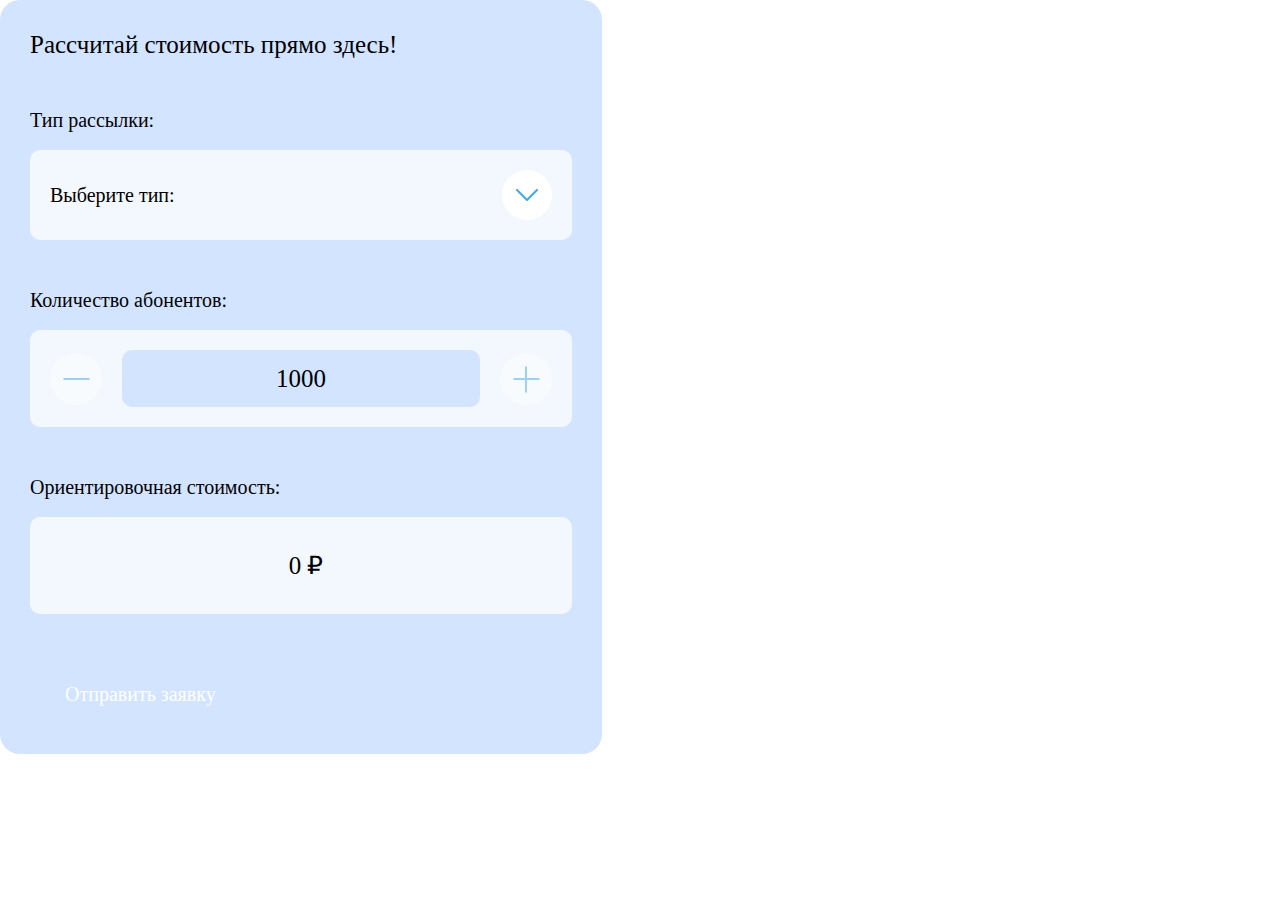
<file: components.html>
<!DOCTYPE html>
<html lang="ru">

<head>
  <meta charset="UTF-8">
  <meta name="viewport" content="width=device-width, initial-scale=1.0">
  <link rel="stylesheet" href="css/main.css">
  <script defer src="js/calculator.js"></script>
  <script src="js/main.js"></script>
</head>

<body>
  <div class="wrapper">
    <header class="haeder"></header>
    <main class="main">
      <div class="container">
        <!-- <button class="btn btn-accent-hover open-popup">Получить консультацию</button> -->
        <!-- <button class="btn btn-blue open-popup">Заказать рассылку </button> -->
        <!-- 
        <button class="button reviews__btn">
          <svg class="button-svg" width="18" height="18" viewBox="0 0 18 18" fill="none" xmlns="http://www.w3.org/2000/svg">
            <path d="M18.0006 13.9999V0.999931C18.0006 0.734715 17.8952 0.48036 17.7077 0.292824C17.5201 0.105288 17.2658 -6.86646e-05 17.0006 -6.86646e-05H4.00056C3.73534 -6.86646e-05 3.48099 0.105288 3.29345 0.292824C3.10591 0.48036 3.00056 0.734715 3.00056 0.999931C3.00056 1.26515 3.10591 1.5195 3.29345 1.70704C3.48099 1.89458 3.73534 1.99993 4.00056 1.99993H14.5868L0.293056 16.2924C0.105415 16.4801 -1.97712e-09 16.7346 0 16.9999C1.97712e-09 17.2653 0.105415 17.5198 0.293056 17.7074C0.480697 17.8951 0.735192 18.0005 1.00056 18.0005C1.26592 18.0005 1.52042 17.8951 1.70806 17.7074L16.0006 3.41368V13.9999C16.0006 14.2651 16.1059 14.5195 16.2934 14.707C16.481 14.8946 16.7353 14.9999 17.0006 14.9999C17.2658 14.9999 17.5201 14.8946 17.7077 14.707C17.8952 14.5195 18.0006 14.2651 18.0006 13.9999Z" />
          </svg>
        </button> -->
        <!-- <a href="##" class="button services__btn">
          <svg class="button-svg" width="18" height="18" viewBox="0 0 18 18" fill="none" xmlns="http://www.w3.org/2000/svg">
            <path d="M18.0006 13.9999V0.999931C18.0006 0.734715 17.8952 0.48036 17.7077 0.292824C17.5201 0.105288 17.2658 -6.86646e-05 17.0006 -6.86646e-05H4.00056C3.73534 -6.86646e-05 3.48099 0.105288 3.29345 0.292824C3.10591 0.48036 3.00056 0.734715 3.00056 0.999931C3.00056 1.26515 3.10591 1.5195 3.29345 1.70704C3.48099 1.89458 3.73534 1.99993 4.00056 1.99993H14.5868L0.293056 16.2924C0.105415 16.4801 -1.97712e-09 16.7346 0 16.9999C1.97712e-09 17.2653 0.105415 17.5198 0.293056 17.7074C0.480697 17.8951 0.735192 18.0005 1.00056 18.0005C1.26592 18.0005 1.52042 17.8951 1.70806 17.7074L16.0006 3.41368V13.9999C16.0006 14.2651 16.1059 14.5195 16.2934 14.707C16.481 14.8946 16.7353 14.9999 17.0006 14.9999C17.2658 14.9999 17.5201 14.8946 17.7077 14.707C17.8952 14.5195 18.0006 14.2651 18.0006 13.9999Z" />
          </svg>
        </a> -->
        <!-- блок заголовка  -->
        <!-- <div class="top-box">
          <div class="title-box">
            <img src="images\Group.png" alt="">
            <h2 class="top-title"> преимущество рассылки WhatsApp </h2>
          </div>
          <button class="btn btn-accent-hover btn-none ">Заказать услугу</button>
        </div> -->

        <!-- картчоки учлуг -->
        <!-- 
          <div class="card">
            <a href="##" class="card__link"></a>
            <div class="card__content">
              <div class="card__top-box">
                <h3 class="card__title"> СМС рассылка </h3>
                <div class="card__number">10</div>
              </div>
              <div class="card__description">
                <p class="text">Адресная рассылка смс-сообщений по абонентам смс-сообщений по абонентам смс-сообщений по абонентам смс-сообщений по абонентам смс-сообщений по абонентам платежной системы! Выделите аудиторию по 10 параметрам.</p>
              </div>
            </div>
            <a href="##" class="button services__btn">
              <svg class="button-svg" width="18" height="18" viewBox="0 0 18 18" fill="none" xmlns="http://www.w3.org/2000/svg">
                <path d="M18.0006 13.9999V0.999931C18.0006 0.734715 17.8952 0.48036 17.7077 0.292824C17.5201 0.105288 17.2658 -6.86646e-05 17.0006 -6.86646e-05H4.00056C3.73534 -6.86646e-05 3.48099 0.105288 3.29345 0.292824C3.10591 0.48036 3.00056 0.734715 3.00056 0.999931C3.00056 1.26515 3.10591 1.5195 3.29345 1.70704C3.48099 1.89458 3.73534 1.99993 4.00056 1.99993H14.5868L0.293056 16.2924C0.105415 16.4801 -1.97712e-09 16.7346 0 16.9999C1.97712e-09 17.2653 0.105415 17.5198 0.293056 17.7074C0.480697 17.8951 0.735192 18.0005 1.00056 18.0005C1.26592 18.0005 1.52042 17.8951 1.70806 17.7074L16.0006 3.41368V13.9999C16.0006 14.2651 16.1059 14.5195 16.2934 14.707C16.481 14.8946 16.7353 14.9999 17.0006 14.9999C17.2658 14.9999 17.5201 14.8946 17.7077 14.707C17.8952 14.5195 18.0006 14.2651 18.0006 13.9999Z" />
              </svg>
            </a>
            <img src="images\services-icon\смс.png" alt="" class="card__img">
          </div> -->
        <!-- 
          <div class="card">
            <div class="card__content">
              <div class="card__top-box">
                <h3 class="card__title">Есть вопросы? Мы перезвоним!</h3>
                <div class="card__number">10</div>
              </div>
              <div class="card__description advantages-description">
                <p class="text">Оставьте заявку, и наш менеджер свяжется с вами в удобное время, чтобы ответить на все вопросы и помочь оформить заказ.</p>
              </div>
            </div>
            <div class="advantages-card__img-box">
              <img class="advantages-card-img-soc" src="images\services-icon\телеграмм.png" alt="">
              <img class="advantages-card-img-soc" src="images\services-icon\вайбер.png" alt="">
              <img class="advantages-card-img-soc" src="images\services-icon\вацап.png" alt="">
              <img class="advantages-card-img-soc" src="images\services-icon\смс.png" alt="">
              <img class="advantages-card-img" src="images\phone.png" alt="">
            </div>
            <button class="btn btn-blue advantages-btn   open-popup">Оформить звонок</button>
          </div> -->
        <!-- <div class="card">
            <div class="card__content advantages-content">
              <div class="card__top-box">
                <h3 class="card__title"> СМС рассылка </h3>
              </div>
              <div class="card__description advantages-description">
                <p class="text">Адресная рассылка смс-сообщений по абонентам смс-сообщений по абонентам смс-сообщений по абонентам смс-сообщений по абонентам смс-сообщений по абонентам платежной системы! Выделите аудиторию по 10 параметрам.</p>
              </div>
            </div>
            <button class="btn btn-blue advantages-btn  open-popup">Рассчитать стоимость</button>
          </div> -->

        <!-- картчока кейсов -->
        <!-- <div class="boxxx">

            <div class="case-card">
              <div class="case-card__top">
                <div class="case-card__logo-box">
                  <img src="images\-- 1.png" alt="" class="case-card__logo">
                  <img src="images\rolf__ 1.png" alt="" class="case-card__logo">
                </div>
                <div class="case-card__conditions-box case-card-conditions">
                  <h3 class="case-card-conditions__title">Владельцы авто Владельцы авто</h3>
                  <ul class="case-card-conditions__list">
                    <li class="case-card-conditions__item">
                      <img src="images\icon\tel.svg" alt="" class="case-card-conditions__icon">
                      <span class="case-card-conditions__text">МТС, Мегафон</span>
                    </li>
                    <li class="case-card-conditions__item">
                      <img src="images\icon\location.svg" alt="" class="case-card-conditions__icon">
                      <span class="case-card-conditions__text">Москва</span>
                    </li>
                    <li class="case-card-conditions__item">
                      <img src="images\icon\caoin.svg" alt="" class="case-card-conditions__icon">
                      <span class="case-card-conditions__text">от 300р платежеспособность </span>
                    </li>
                    <li class="case-card-conditions__item">
                      <img src="images\icon\caoin.svg" alt="" class="case-card-conditions__icon">
                      <span class="case-card-conditions__text">от 300р платежеспособность </span>
                    </li>
                    <li class="case-card-conditions__item">
                      <img src="images\icon\caoin.svg" alt="" class="case-card-conditions__icon">
                      <span class="case-card-conditions__text">от 300р платежеспособность </span>
                    </li>
                  </ul>
                </div>
              </div>
              <div class="case-card__bottom">
                <img src="images\car.png" alt="" class="case-card__bottom-img">
                <div class="case-card__statistic-box">
                  <div class="statistic-card">
                    <div class="statistic-card__number">350 000 </div>
                    <div class="statistic-card__name">смс </div>
                  </div>
                  <div class="statistic-card">
                    <div class="statistic-card__number">1928</div>
                    <div class="statistic-card__name">звонков </div>
                  </div>
                  <div class="statistic-card">
                    <div class="statistic-card__number">167</div>
                    <div class="statistic-card__name">встреч </div>
                  </div>
                  <div class="statistic-card">
                    <div class="statistic-card__number">Viber</div>
                    <div class="statistic-card__name">рассылка </div>
                  </div>
                </div>
              </div>
            </div>
            
          </div> -->

        <!-- отзывы -->

        <!-- <div class="reviews__card">
            <div class="reviews__card-top">
              <div class="reviews__card-user reviews-card-user">
                <div class="reviews-card-user__avatar">
                  <img src="images\avatar.jpg" alt="">
                </div>
                <div class="reviews-card-user__info">
                  <span>Иван Иванов ИванИванов </span>
                  <span>companyName</span>
                </div>
              </div>
              <div class="reviews__rating">
                <img src="images\rating\Star 1.svg" alt="">
                <img src="images\rating\Star 1.svg" alt="">
                <img src="images\rating\Star 1.svg" alt="">
                <img src="images\rating\Star 1.svg" alt="">
                <img src="images\rating\Star 5.svg" alt="">
              </div>
            </div>
            <div class="reviews__card-bottom">
              <p class="text">Массовая рассылка смс сообщений для клиентов Вашего бизнеса! Массовая рассылка смс сообщений для клиентов Вашего бизнеса!</p>
              <p class="text">Массовая рассылка смс сообщений для клиентов Вашего бизнеса! Массовая рассылка смс сообщений для клиентов Вашего бизнеса!</p>
              <p class="text">Массовая рассылка смс сообщений для клиентов Вашего бизнеса! Массовая рассылка смс сообщений для клиентов Вашего бизнеса!</p>
            </div>
            <button class="button reviews__btn">
              <svg class="button-svg" width="18" height="18" viewBox="0 0 18 18" fill="none" xmlns="http://www.w3.org/2000/svg">
                <path d="M18.0006 13.9999V0.999931C18.0006 0.734715 17.8952 0.48036 17.7077 0.292824C17.5201 0.105288 17.2658 -6.86646e-05 17.0006 -6.86646e-05H4.00056C3.73534 -6.86646e-05 3.48099 0.105288 3.29345 0.292824C3.10591 0.48036 3.00056 0.734715 3.00056 0.999931C3.00056 1.26515 3.10591 1.5195 3.29345 1.70704C3.48099 1.89458 3.73534 1.99993 4.00056 1.99993H14.5868L0.293056 16.2924C0.105415 16.4801 -1.97712e-09 16.7346 0 16.9999C1.97712e-09 17.2653 0.105415 17.5198 0.293056 17.7074C0.480697 17.8951 0.735192 18.0005 1.00056 18.0005C1.26592 18.0005 1.52042 17.8951 1.70806 17.7074L16.0006 3.41368V13.9999C16.0006 14.2651 16.1059 14.5195 16.2934 14.707C16.481 14.8946 16.7353 14.9999 17.0006 14.9999C17.2658 14.9999 17.5201 14.8946 17.7077 14.707C17.8952 14.5195 18.0006 14.2651 18.0006 13.9999Z" />
              </svg>
            </button>
          </div>
 -->

        <!-- калькулятор  -->


        <div class="calculator__inner">
          <h3 class="calculator__title">Рассчитай стоимость прямо здесь!</h3>
          <form action="send-calculator.php" method="POST" class="calculator__form calculator-form ">
            <!-- <div class="calculator-form__type"> -->
            <div class="calculator-form__output form-output">
              <h4 class="calculator-form__type-title">Тип рассылки:</h4>
              <div class="form-output__btn">
                <div class="form-output-title"> Выберите тип:</div>
                <input type="hidden" name="delivery_type" id="deliveryType" value="">
                <div class="services__menu-icon">
                  <svg width="22" height="12" viewBox="0 0 22 12" fill="none" xmlns="http://www.w3.org/2000/svg">
                    <path d="M21.7071 1.70757L11.7071 11.7076C11.6142 11.8005 11.5039 11.8743 11.3825 11.9246C11.2611 11.975 11.131 12.0009 10.9996 12.0009C10.8682 12.0009 10.738 11.975 10.6166 11.9246C10.4952 11.8743 10.385 11.8005 10.2921 11.7076L0.292079 1.70757C0.104439 1.51993 -0.000976562 1.26543 -0.000976562 1.00007C-0.000976562 0.734704 0.104439 0.480208 0.292079 0.292567C0.47972 0.104927 0.734215 -0.000488281 0.999579 -0.000488281C1.26494 -0.000488281 1.51944 0.104927 1.70708 0.292567L10.9996 9.58632L20.2921 0.292567C20.385 0.199657 20.4953 0.125957 20.6167 0.0756741C20.7381 0.0253914 20.8682 -0.000488281 20.9996 -0.000488281C21.131 -0.000488281 21.2611 0.0253914 21.3825 0.0756741C21.5039 0.125957 21.6142 0.199657 21.7071 0.292567C21.8 0.385477 21.8737 0.495778 21.924 0.617171C21.9743 0.738564 22.0001 0.868673 22.0001 1.00007C22.0001 1.13146 21.9743 1.26157 21.924 1.38296C21.8737 1.50436 21.8 1.61466 21.7071 1.70757Z" fill="#3FA9F5" />
                  </svg>
                </div>
              </div>
              <ul class="form-output__list">
                <li class="form-output__item" data-price="20.5">СМС рассылка</li>
                <li class="form-output__item" data-price="4">Telegram рассылка</li>
                <li class="form-output__item" data-price="3">WhatsApp рассылка</li>
                <li class="form-output__item" data-price="5">Viber рассылка</li>
              </ul>
            </div>

            <div class="calculator-form__quantity">
              <h4 class="calculator-form__type-title">Количество абонентов:</h4>
              <div class="quantity-box">
                <div class="quantity-btn quantity-minus"><svg width="50" height="51" viewBox="0 0 50 51" fill="none" xmlns="http://www.w3.org/2000/svg">
                    <rect y="0.529297" width="50" height="50" rx="25" />
                    <path d="M13 25.5L38 25.4742" stroke="#3FA9F5" stroke-width="2" stroke-linecap="round" stroke-linejoin="round" />
                  </svg>
                </div>
                <input class="quantity-input" name="quantity-num" type="text" readonly value="1000">
                <div class="quantity-btn quantity-plus"><svg width="50" height="51" viewBox="0 0 50 51" fill="none" xmlns="http://www.w3.org/2000/svg">
                    <rect y="0.529297" width="50" height="50" rx="25" />
                    <path d="M25 13.5V38.5" stroke="#3FA9F5" stroke-width="2" stroke-linecap="round" stroke-linejoin="round" />
                    <path d="M13 25.5L38 25.4742" stroke="#3FA9F5" stroke-width="2" stroke-linecap="round" stroke-linejoin="round" />
                  </svg>
                </div>
              </div>
            </div>

            <div class="calculator-form__approximate">
              <h4 class="calculator-form__type-title">Ориентировочная стоимость:</h4>
              <div class="approximate__box">
                <input id="approximateInput" type="hidden" name="approximate_price" readonly value="">
                <span class="approximate__box-price">1 005 000</span>
                <span>₽/мес</span>
              </div>
            </div>
            <button class="btn btn-accent-hover calculator-btn">Отправить заявку</button>
            <!-- </div> -->
          </form>
        </div>


      </div>
    </main>
    <footer class="footer"></footer>
  </div>
</body>

</html>
</file>
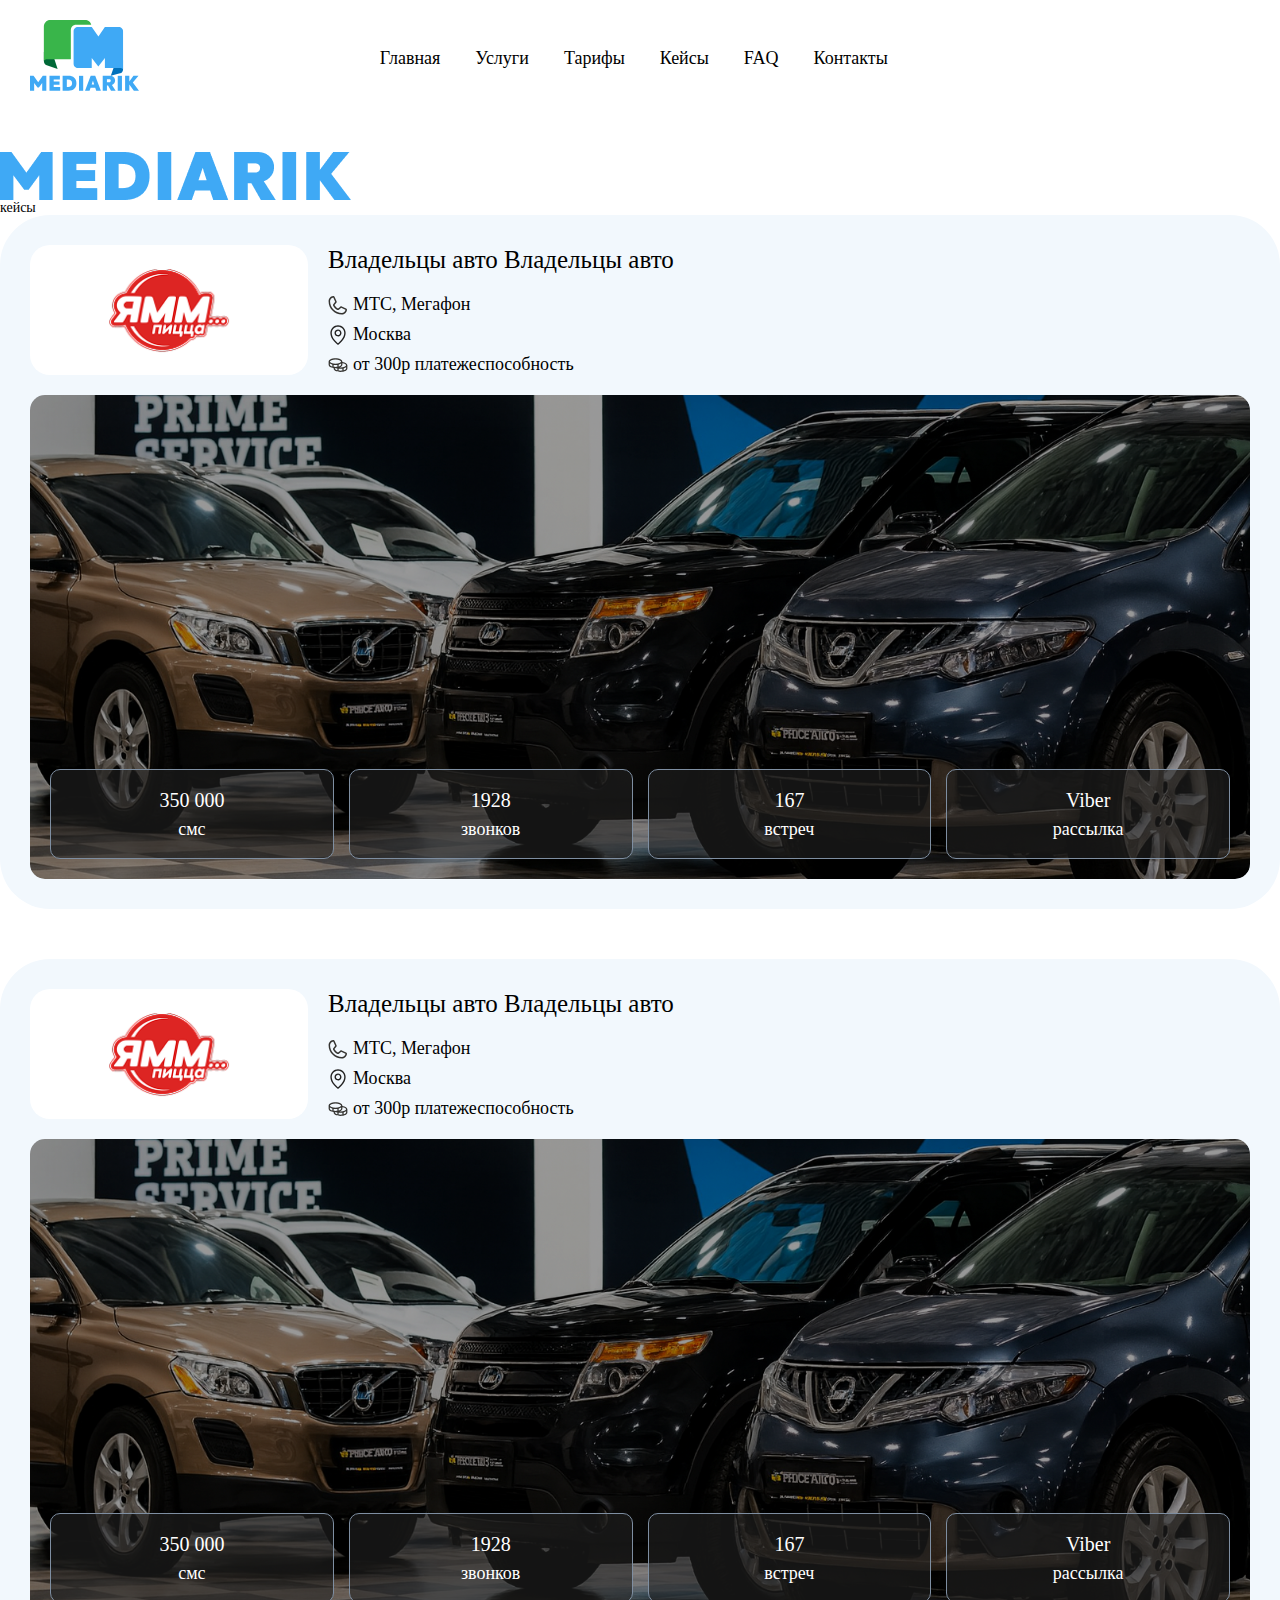
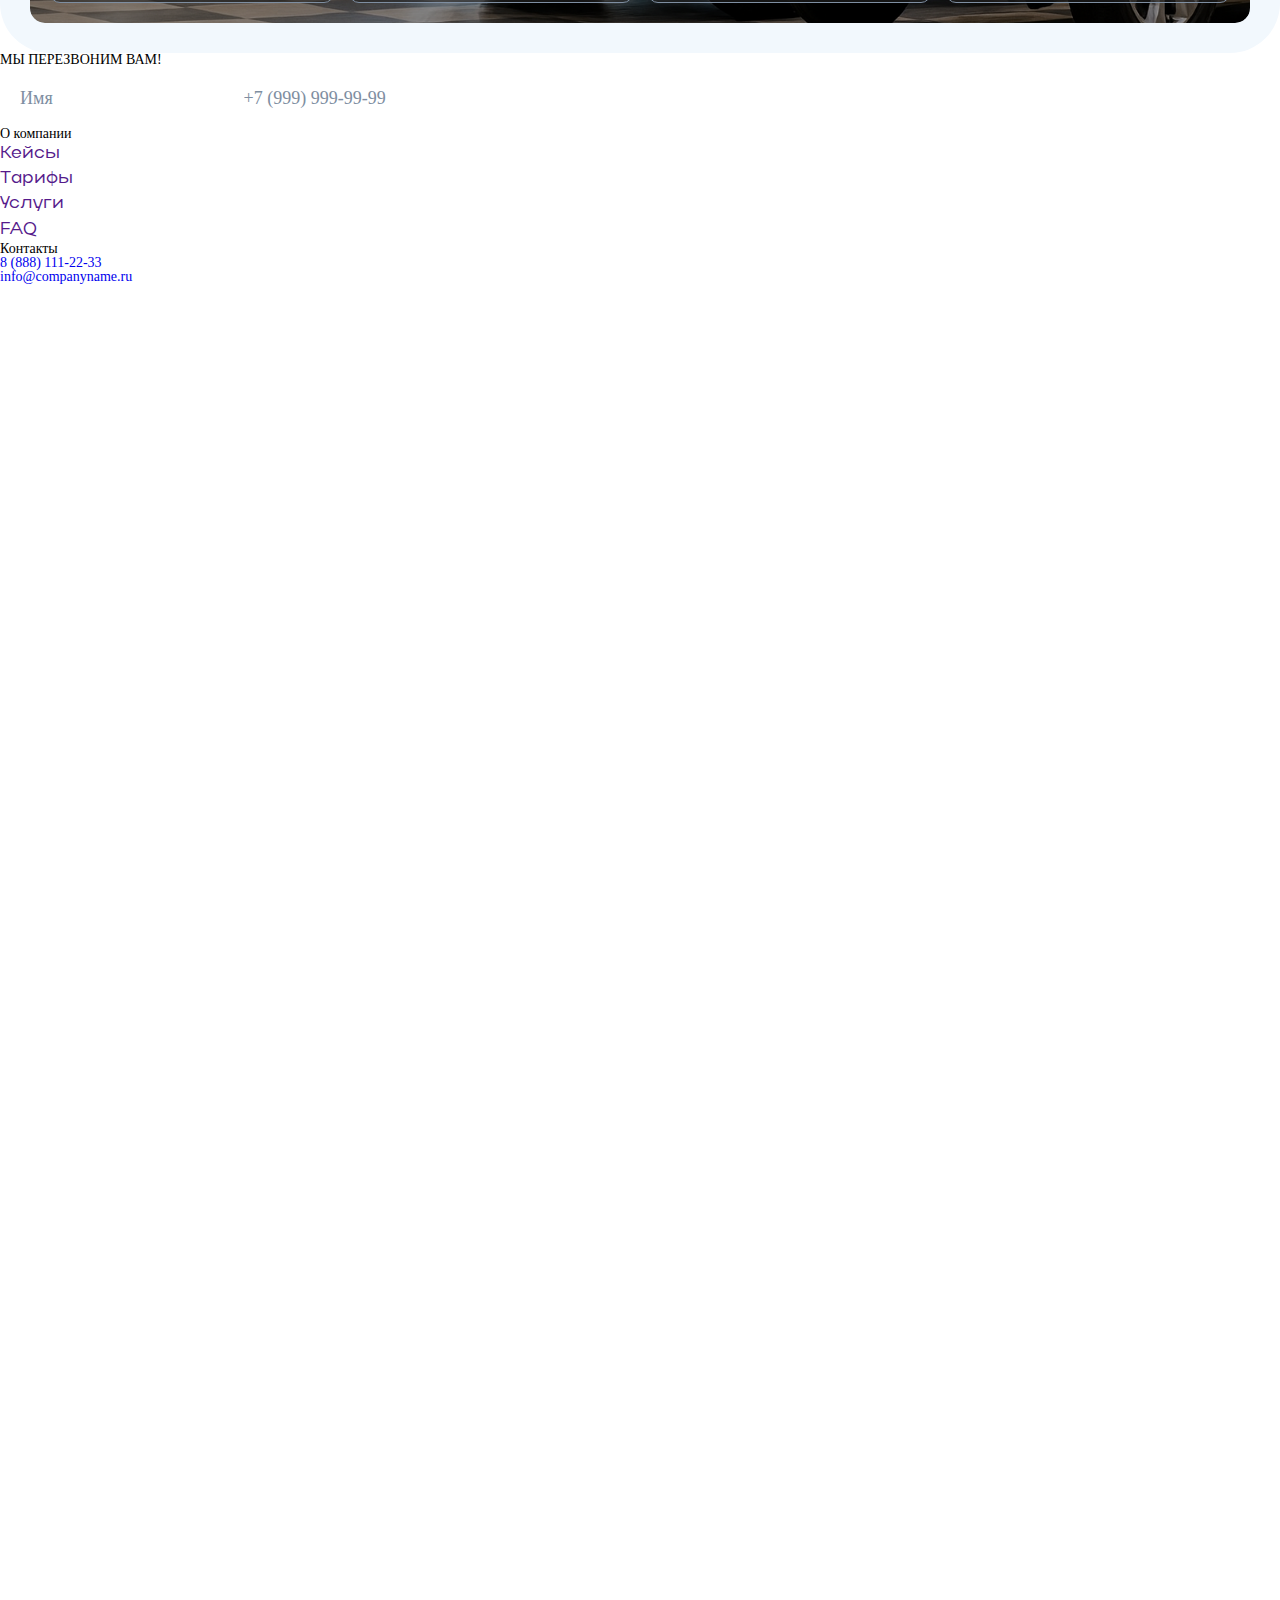
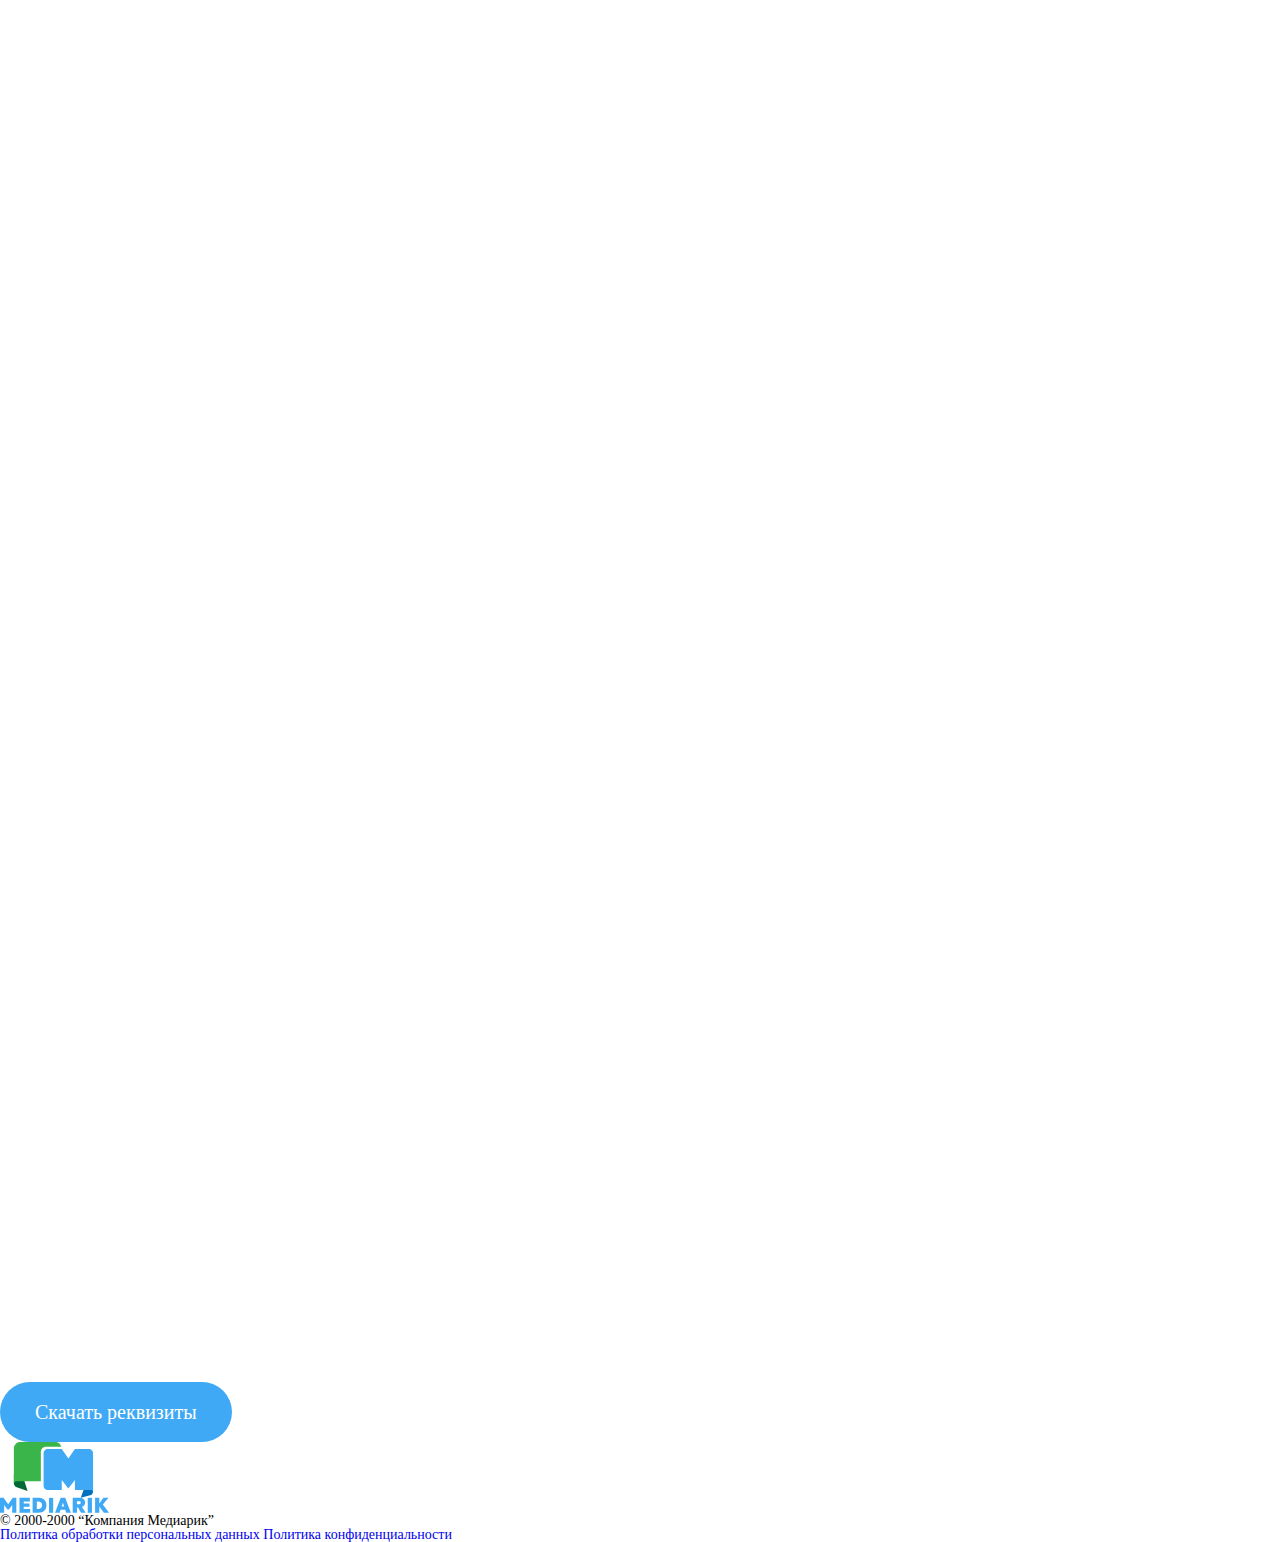
<file: page-cases.html>
<!DOCTYPE html>
<html lang="ru">

<head>
  <meta charset="UTF-8">
  <meta name="viewport" content="width=device-width, initial-scale=1.0">
  <link rel="stylesheet" href="css/main.css">

  <script defer src="js\swiper-bundle.js"></script>
  <script defer src="js\initialization.js"></script>
  <script defer src="js/reviews.js"></script>
  <script defer src="js/tabs.js"></script>
  <script defer src="js/accordion.js"></script>
  <script defer src="js/main.js"></script>
</head>
<div class="wrapper">
  <header class="header">
    <div class="container">
      <div class="header__body">
        <div class="header__top">
          <div class="header__logo">
            <a href="index.html" class="logo-link">
              <img src="images\logo_mediarik_1 1.svg" alt="" class="header__logo">
            </a>
          </div>
          <div class="header-info-inner">
            <nav class="menu">
              <ul class="menu__list">
                <li class="menu__item "><a href="##" class="menu__item-link menu-active">Главная</a></li>
                <li class="menu__item"><a href="page-services.html" class="menu__item-link ">Услуги</a></li>
                <li class="menu__item"><a href="page-tariffs.html" class="menu__item-link ">Тарифы</a></li>
                <li class="menu__item"><a href="page-cases.html" class="menu__item-link ">Кейсы</a></li>
                <li class="menu__item"><a href="index.html#faq" class="menu__item-link ">FAQ</a></li>
                <li class="menu__item"><a href="page-offices.html" class="menu__item-link ">Контакты</a></li>
              </ul>
              <div class="menu__header-contact-box">
                <a href="tel:##">+7 (999)-999-88-88</a>
                <a href="mailto:##">alllll@mail.ru</a>
                <div class="menu__header-contact-soc">

                  <a class="social-link" href="https://t.me/##">
                    <svg class="svg-item" viewBox="0 0 25 26" fill="none" xmlns="http://www.w3.org/2000/svg">
                      <circle cx="12.5" cy="13.4414" r="9.9375" stroke-width="2" />
                      <path d="M17.9583 8.91702C18.0557 8.28775 17.4573 7.79106 16.8978 8.03672L5.75376 12.9296C5.35252 13.1057 5.38187 13.7135 5.79802 13.846L8.09621 14.5779C8.53483 14.7176 9.00979 14.6453 9.3928 14.3807L14.5742 10.801C14.7304 10.693 14.9008 10.9152 14.7673 11.0528L11.0376 14.8982C10.6758 15.2712 10.7476 15.9032 11.1828 16.1762L15.3586 18.7948C15.8269 19.0885 16.4294 18.7934 16.517 18.2275L17.9583 8.91702Z" />
                    </svg>
                  </a>
                  <a class="social-link" href="whatsapp://send?phone=##">
                    <svg class="svg-item" viewBox="0 0 25 26" fill="none" xmlns="http://www.w3.org/2000/svg">
                      <path fill-rule="evenodd" clip-rule="evenodd" d="M12.5 24.3789C18.5406 24.3789 23.4375 19.482 23.4375 13.4414C23.4375 7.40079 18.5406 2.50391 12.5 2.50391C6.45939 2.50391 1.5625 7.40079 1.5625 13.4414C1.5625 15.403 2.0789 17.244 2.98318 18.8359L1.5625 24.3789L7.27724 23.0537C8.8292 23.8988 10.6085 24.3789 12.5 24.3789ZM12.5 22.6962C17.6113 22.6962 21.7548 18.5527 21.7548 13.4414C21.7548 8.33012 17.6113 4.1866 12.5 4.1866C7.38871 4.1866 3.24519 8.33012 3.24519 13.4414C3.24519 15.4149 3.86289 17.2441 4.9155 18.7463L4.08654 21.8549L7.24995 21.064C8.74169 22.0934 10.5504 22.6962 12.5 22.6962Z" />
                      <path d="M9.76564 8.36336C9.50559 7.84103 9.10666 7.88728 8.70365 7.88728C7.98341 7.88728 6.86035 8.75 6.86035 10.3556C6.86035 11.6715 7.44019 13.1119 9.39408 15.2667C11.2797 17.3462 13.7573 18.4219 15.8142 18.3853C17.8711 18.3487 18.2943 16.5786 18.2943 15.9809C18.2943 15.7159 18.1299 15.5838 18.0166 15.5478C17.3157 15.2114 16.0229 14.5847 15.7288 14.4669C15.4346 14.3491 15.281 14.5084 15.1856 14.5951C14.9188 14.8493 14.39 15.5984 14.209 15.7669C14.0279 15.9354 13.758 15.8502 13.6457 15.7865C13.2324 15.6206 12.1117 15.1221 11.2183 14.2561C10.1135 13.1852 10.0487 12.8167 9.84055 12.4887C9.67403 12.2263 9.79622 12.0653 9.8572 11.995C10.0952 11.7203 10.4239 11.2963 10.5713 11.0855C10.7187 10.8748 10.6017 10.5549 10.5315 10.3556C10.2295 9.49861 9.97368 8.78122 9.76564 8.36336Z" />
                    </svg>
                  </a>
                  <a class="social-lЫink" href="viber://chat?number=%2B##">
                    <svg class="svg-item viber" width="25" height="27" viewBox="0 0 25 27" fill="none" xmlns="http://www.w3.org/2000/svg">
                      <path fill-rule="evenodd" clip-rule="evenodd" d="M25 12.178C25 4.53512 22.3462 1.0293 13.5 1.0293C4.65385 1.0293 2 4.53512 2 12.178C2 17.6172 3.3441 20.9611 7.30769 22.4372V25.0105C7.30769 25.9577 8.47917 26.3903 9.086 25.6673L11.1313 23.2302C11.8664 23.2947 12.655 23.3267 13.5 23.3267C22.3462 23.3267 25 19.8209 25 12.178ZM11.62 21.4723C12.2064 21.5195 12.8323 21.5429 13.5 21.5429C20.9852 21.5429 23.2308 18.598 23.2308 12.178C23.2308 5.75799 20.9852 2.81309 13.5 2.81309C6.01479 2.81309 3.76923 5.75799 3.76923 12.178C3.76923 16.7159 4.89114 19.5176 8.19231 20.7703V24.5825C8.19231 24.9149 8.60335 25.0667 8.81628 24.813L11.62 21.4723Z" />
                      <path d="M9.10059 7.79199C9.36139 8.05566 9.76552 8.52015 10.0371 8.91602C10.1792 9.12317 10.3517 9.38707 10.4951 9.61621C10.5667 9.73058 10.6291 9.83419 10.6768 9.91602C10.7291 10.0058 10.7476 10.0444 10.748 10.0449C10.7499 10.0531 10.7528 10.0689 10.7559 10.0918C10.7615 10.1346 10.7646 10.1878 10.7607 10.2432C10.7523 10.3625 10.7177 10.4394 10.6797 10.4795C10.4826 10.6872 10.2124 10.8816 10.1094 10.9473L10.0684 10.9736L10.0332 11.0068C9.80637 11.2228 9.51673 11.7545 9.77832 12.3984C9.99129 12.9224 10.4725 14.0125 11.3271 14.8389C12.1597 15.6437 13.0576 16.0864 13.667 16.2344L13.7256 16.248H13.7666C13.7698 16.2486 13.7741 16.249 13.7793 16.25C13.7879 16.2517 13.7972 16.2543 13.8096 16.2568C13.8891 16.2729 14.0749 16.3135 14.2822 16.2871C14.5128 16.2577 14.7481 16.1508 14.9443 15.9258C15.1687 15.6684 15.3725 15.4 15.4668 15.2715C15.468 15.2703 15.4699 15.2691 15.4717 15.2676C15.4784 15.2615 15.4876 15.2541 15.499 15.2461C15.5226 15.2295 15.5516 15.2135 15.583 15.2021C15.6402 15.1815 15.7101 15.1731 15.7998 15.208C16.2642 15.3888 16.8301 15.8053 17.1143 16.0254C17.3303 16.1927 17.8227 16.5977 18.0459 16.7832V16.7842C18.049 16.7875 18.0808 16.8209 18.0996 16.877C18.1154 16.924 18.1242 16.9925 18.084 17.0918C18.0046 17.2874 17.7573 17.671 17.4219 18.0059C17.0699 18.3571 16.7466 18.5293 16.5342 18.5293C16.5671 18.5293 16.5434 18.5317 16.4209 18.5C16.3187 18.4736 16.1774 18.4315 16.0029 18.3711C15.6541 18.2503 15.183 18.061 14.6377 17.791C13.5456 17.2502 12.1682 16.392 10.8779 15.1279C10.0697 14.3361 9.30243 13.2353 8.70215 12.1992C8.09696 11.1546 7.69364 10.2323 7.58496 9.81055L7.57617 9.77734L7.56348 9.74512L7.52246 9.60449C7.50978 9.54281 7.50038 9.46875 7.5 9.38965C7.49926 9.23439 7.5344 9.09797 7.61035 8.99316C7.90448 8.58745 8.20527 8.20366 8.86914 7.83398C8.88675 7.82423 8.91457 7.81232 8.94922 7.80273C8.98394 7.79314 9.01836 7.78766 9.04785 7.78711C9.10644 7.78606 9.1118 7.80153 9.10059 7.79199Z" stroke-linecap="round" />
                    </svg>
                  </a>
                </div>

              </div>
            </nav>
            <div class="burger__box">
              <span>Меню</span>
              <div class="burger">
                <span class="burger-line"></span>
                <span class="burger-line"></span>
                <span class="burger-line"></span>
              </div>
            </div>
            <div class="header__contact-box">
              <div class="header__contact__phone-box">
                <a class="header__contact__phone" href="tel:##">+7(999)-999-99-99</a>
              </div>
              <div class="header__contact-soc">
                <a class="social-link" href="https://t.me/##">
                  <svg class="svg-item" viewBox="0 0 25 26" fill="none" xmlns="http://www.w3.org/2000/svg">
                    <circle cx="12.5" cy="13.4414" r="9.9375" stroke-width="2" />
                    <path d="M17.9583 8.91702C18.0557 8.28775 17.4573 7.79106 16.8978 8.03672L5.75376 12.9296C5.35252 13.1057 5.38187 13.7135 5.79802 13.846L8.09621 14.5779C8.53483 14.7176 9.00979 14.6453 9.3928 14.3807L14.5742 10.801C14.7304 10.693 14.9008 10.9152 14.7673 11.0528L11.0376 14.8982C10.6758 15.2712 10.7476 15.9032 11.1828 16.1762L15.3586 18.7948C15.8269 19.0885 16.4294 18.7934 16.517 18.2275L17.9583 8.91702Z" />
                  </svg>
                </a>
                <a class="social-link" href="whatsapp://send?phone=##">
                  <svg class="svg-item" viewBox="0 0 25 26" fill="none" xmlns="http://www.w3.org/2000/svg">
                    <path fill-rule="evenodd" clip-rule="evenodd" d="M12.5 24.3789C18.5406 24.3789 23.4375 19.482 23.4375 13.4414C23.4375 7.40079 18.5406 2.50391 12.5 2.50391C6.45939 2.50391 1.5625 7.40079 1.5625 13.4414C1.5625 15.403 2.0789 17.244 2.98318 18.8359L1.5625 24.3789L7.27724 23.0537C8.8292 23.8988 10.6085 24.3789 12.5 24.3789ZM12.5 22.6962C17.6113 22.6962 21.7548 18.5527 21.7548 13.4414C21.7548 8.33012 17.6113 4.1866 12.5 4.1866C7.38871 4.1866 3.24519 8.33012 3.24519 13.4414C3.24519 15.4149 3.86289 17.2441 4.9155 18.7463L4.08654 21.8549L7.24995 21.064C8.74169 22.0934 10.5504 22.6962 12.5 22.6962Z" />
                    <path d="M9.76564 8.36336C9.50559 7.84103 9.10666 7.88728 8.70365 7.88728C7.98341 7.88728 6.86035 8.75 6.86035 10.3556C6.86035 11.6715 7.44019 13.1119 9.39408 15.2667C11.2797 17.3462 13.7573 18.4219 15.8142 18.3853C17.8711 18.3487 18.2943 16.5786 18.2943 15.9809C18.2943 15.7159 18.1299 15.5838 18.0166 15.5478C17.3157 15.2114 16.0229 14.5847 15.7288 14.4669C15.4346 14.3491 15.281 14.5084 15.1856 14.5951C14.9188 14.8493 14.39 15.5984 14.209 15.7669C14.0279 15.9354 13.758 15.8502 13.6457 15.7865C13.2324 15.6206 12.1117 15.1221 11.2183 14.2561C10.1135 13.1852 10.0487 12.8167 9.84055 12.4887C9.67403 12.2263 9.79622 12.0653 9.8572 11.995C10.0952 11.7203 10.4239 11.2963 10.5713 11.0855C10.7187 10.8748 10.6017 10.5549 10.5315 10.3556C10.2295 9.49861 9.97368 8.78122 9.76564 8.36336Z" />
                  </svg>
                </a>
                <a class="social-link" href="viber://chat?number=%2B##">
                  <svg class="svg-item viber" width="25" height="27" viewBox="0 0 25 27" fill="none" xmlns="http://www.w3.org/2000/svg">
                    <path fill-rule="evenodd" clip-rule="evenodd" d="M25 12.178C25 4.53512 22.3462 1.0293 13.5 1.0293C4.65385 1.0293 2 4.53512 2 12.178C2 17.6172 3.3441 20.9611 7.30769 22.4372V25.0105C7.30769 25.9577 8.47917 26.3903 9.086 25.6673L11.1313 23.2302C11.8664 23.2947 12.655 23.3267 13.5 23.3267C22.3462 23.3267 25 19.8209 25 12.178ZM11.62 21.4723C12.2064 21.5195 12.8323 21.5429 13.5 21.5429C20.9852 21.5429 23.2308 18.598 23.2308 12.178C23.2308 5.75799 20.9852 2.81309 13.5 2.81309C6.01479 2.81309 3.76923 5.75799 3.76923 12.178C3.76923 16.7159 4.89114 19.5176 8.19231 20.7703V24.5825C8.19231 24.9149 8.60335 25.0667 8.81628 24.813L11.62 21.4723Z" />
                    <path d="M9.10059 7.79199C9.36139 8.05566 9.76552 8.52015 10.0371 8.91602C10.1792 9.12317 10.3517 9.38707 10.4951 9.61621C10.5667 9.73058 10.6291 9.83419 10.6768 9.91602C10.7291 10.0058 10.7476 10.0444 10.748 10.0449C10.7499 10.0531 10.7528 10.0689 10.7559 10.0918C10.7615 10.1346 10.7646 10.1878 10.7607 10.2432C10.7523 10.3625 10.7177 10.4394 10.6797 10.4795C10.4826 10.6872 10.2124 10.8816 10.1094 10.9473L10.0684 10.9736L10.0332 11.0068C9.80637 11.2228 9.51673 11.7545 9.77832 12.3984C9.99129 12.9224 10.4725 14.0125 11.3271 14.8389C12.1597 15.6437 13.0576 16.0864 13.667 16.2344L13.7256 16.248H13.7666C13.7698 16.2486 13.7741 16.249 13.7793 16.25C13.7879 16.2517 13.7972 16.2543 13.8096 16.2568C13.8891 16.2729 14.0749 16.3135 14.2822 16.2871C14.5128 16.2577 14.7481 16.1508 14.9443 15.9258C15.1687 15.6684 15.3725 15.4 15.4668 15.2715C15.468 15.2703 15.4699 15.2691 15.4717 15.2676C15.4784 15.2615 15.4876 15.2541 15.499 15.2461C15.5226 15.2295 15.5516 15.2135 15.583 15.2021C15.6402 15.1815 15.7101 15.1731 15.7998 15.208C16.2642 15.3888 16.8301 15.8053 17.1143 16.0254C17.3303 16.1927 17.8227 16.5977 18.0459 16.7832V16.7842C18.049 16.7875 18.0808 16.8209 18.0996 16.877C18.1154 16.924 18.1242 16.9925 18.084 17.0918C18.0046 17.2874 17.7573 17.671 17.4219 18.0059C17.0699 18.3571 16.7466 18.5293 16.5342 18.5293C16.5671 18.5293 16.5434 18.5317 16.4209 18.5C16.3187 18.4736 16.1774 18.4315 16.0029 18.3711C15.6541 18.2503 15.183 18.061 14.6377 17.791C13.5456 17.2502 12.1682 16.392 10.8779 15.1279C10.0697 14.3361 9.30243 13.2353 8.70215 12.1992C8.09696 11.1546 7.69364 10.2323 7.58496 9.81055L7.57617 9.77734L7.56348 9.74512L7.52246 9.60449C7.50978 9.54281 7.50038 9.46875 7.5 9.38965C7.49926 9.23439 7.5344 9.09797 7.61035 8.99316C7.90448 8.58745 8.20527 8.20366 8.86914 7.83398C8.88675 7.82423 8.91457 7.81232 8.94922 7.80273C8.98394 7.79314 9.01836 7.78766 9.04785 7.78711C9.10644 7.78606 9.1118 7.80153 9.10059 7.79199Z" stroke-linecap="round" />
                  </svg>
                </a>
              </div>
            </div>
          </div>
          <button class="btn btn-accent-hover header__btn open-popup" id="openPopupBtn1" data-target="popup1">Заказать </button>

        </div>
      </div>
    </div>
  </header>
  <main class="main">
    <section class="page-cases">
      <div class="container">
        <div class="page-cases__content">
          <div class="top-box">
            <div class="title-box">
              <img src="images\Group.png" alt="">
              <h2 class="top-title">кейсы</h2>
            </div>
          </div>
          <div class="page-cases__card-box">
            <div class="case-card page-cases__card">
              <div class="case-card__top">
                <div class="case-card__logo-box page-cases__logo-box">
                  <img src="images\-- 1.png" alt="" class="case-card__logo">
                  <!-- <img src="images\rolf__ 1.png" alt="" class="case-card__logo"> -->
                </div>
                <div class="case-card__conditions-box case-card-conditions">
                  <h3 class="case-card-conditions__title">Владельцы авто Владельцы авто</h3>
                  <ul class="case-card-conditions__list">
                    <li class="case-card-conditions__item">
                      <img src="images\icon\tel.svg" alt="" class="case-card-conditions__icon">
                      <span class="case-card-conditions__text">МТС, Мегафон</span>
                    </li>
                    <li class="case-card-conditions__item">
                      <img src="images\icon\location.svg" alt="" class="case-card-conditions__icon">
                      <span class="case-card-conditions__text">Москва</span>
                    </li>
                    <li class="case-card-conditions__item">
                      <img src="images\icon\caoin.svg" alt="" class="case-card-conditions__icon">
                      <span class="case-card-conditions__text">от 300р платежеспособность </span>
                    </li>


                  </ul>
                </div>
              </div>
              <div class="case-card__bottom page-cases__bottom">
                <img src="images\car.png" alt="" class="case-card__bottom-img">
                <div class="case-card__statistic-box">
                  <div class="statistic-card">
                    <div class="statistic-card__number">350 000 </div>
                    <div class="statistic-card__name">смс </div>
                  </div>
                  <div class="statistic-card">
                    <div class="statistic-card__number">1928</div>
                    <div class="statistic-card__name">звонков </div>
                  </div>
                  <div class="statistic-card">
                    <div class="statistic-card__number">167</div>
                    <div class="statistic-card__name">встреч </div>
                  </div>
                  <div class="statistic-card">
                    <div class="statistic-card__number">Viber</div>
                    <div class="statistic-card__name">рассылка </div>
                  </div>
                </div>
              </div>
            </div>
            <div class="case-card page-cases__card">
              <div class="case-card__top">
                <div class="case-card__logo-box page-cases__logo-box">
                  <img src="images\-- 1.png" alt="" class="case-card__logo">
                  <!-- <img src="images\rolf__ 1.png" alt="" class="case-card__logo"> -->
                </div>
                <div class="case-card__conditions-box case-card-conditions">
                  <h3 class="case-card-conditions__title">Владельцы авто Владельцы авто</h3>
                  <ul class="case-card-conditions__list">
                    <li class="case-card-conditions__item">
                      <img src="images\icon\tel.svg" alt="" class="case-card-conditions__icon">
                      <span class="case-card-conditions__text">МТС, Мегафон</span>
                    </li>
                    <li class="case-card-conditions__item">
                      <img src="images\icon\location.svg" alt="" class="case-card-conditions__icon">
                      <span class="case-card-conditions__text">Москва</span>
                    </li>
                    <li class="case-card-conditions__item">
                      <img src="images\icon\caoin.svg" alt="" class="case-card-conditions__icon">
                      <span class="case-card-conditions__text">от 300р платежеспособность </span>
                    </li>


                  </ul>
                </div>
              </div>
              <div class="case-card__bottom page-cases__bottom">
                <img src="images\car.png" alt="" class="case-card__bottom-img">
                <div class="case-card__statistic-box">
                  <div class="statistic-card">
                    <div class="statistic-card__number">350 000 </div>
                    <div class="statistic-card__name">смс </div>
                  </div>
                  <div class="statistic-card">
                    <div class="statistic-card__number">1928</div>
                    <div class="statistic-card__name">звонков </div>
                  </div>
                  <div class="statistic-card">
                    <div class="statistic-card__number">167</div>
                    <div class="statistic-card__name">встреч </div>
                  </div>
                  <div class="statistic-card">
                    <div class="statistic-card__number">Viber</div>
                    <div class="statistic-card__name">рассылка </div>
                  </div>
                </div>
              </div>
            </div>

          </div>
        </div>
      </div>
    </section>
  </main>
  <footer class="footer">
    <div class="container">
      <div class="footer__footer-inner">
        <div class="footer-top">
          <div class="footer-top__column-left column-left">
            <h3 class="column-left__title">МЫ ПЕРЕЗВОНИМ ВАМ!</h3>
            <form class="popup__form footer__form">
              <input class="footer__form-input form__input" type="text" name="name" id="" placeholder="Имя">
              <input class="footer__form-input form__input" type="text" name="phone" id="" placeholder="+7 (999) 999-99-99">
              <button class="btn btn-accent-hover footer__form-btn  ">Заказать звонок</button>
            </form>
          </div>
          <div class="footer-top__column-right column-right">
            <div class="column-about">
              <h3 class="column-about__title">О компании</h3>
              <ul class="column-about__list">
                <li><a href="" class="column-about__link text">Кейсы</a></li>
                <li><a href="" class="column-about__link text">Тарифы</a></li>
                <li><a href="" class="column-about__link text">Услуги</a></li>
                <li><a href="" class="column-about__link text">FAQ</a></li>
              </ul>
            </div>
            <div class="column-contacts">
              <h3 class="column-about__title">Контакты</h3>
              <ul class="column-about__list">
                <li><a href="tel:##" class="column-about__link">8 (888) 111-22-33</a></li>
                <li><a href="mailto:##" class="column-about__link">info@companyname.ru</a></li>
              </ul>
              <div class="column__social-box">
                <a class="social-link" href="https://t.me/##">
                  <svg class="svg-item" viewBox="0 0 25 26" fill="none" xmlns="http://www.w3.org/2000/svg">
                    <circle cx="12.5" cy="13.4414" r="9.9375" stroke-width="2" />
                    <path d="M17.9583 8.91702C18.0557 8.28775 17.4573 7.79106 16.8978 8.03672L5.75376 12.9296C5.35252 13.1057 5.38187 13.7135 5.79802 13.846L8.09621 14.5779C8.53483 14.7176 9.00979 14.6453 9.3928 14.3807L14.5742 10.801C14.7304 10.693 14.9008 10.9152 14.7673 11.0528L11.0376 14.8982C10.6758 15.2712 10.7476 15.9032 11.1828 16.1762L15.3586 18.7948C15.8269 19.0885 16.4294 18.7934 16.517 18.2275L17.9583 8.91702Z" />
                  </svg>
                </a>
                <a class="social-link" href="whatsapp://send?phone=##">
                  <svg class="svg-item" viewBox="0 0 25 26" fill="none" xmlns="http://www.w3.org/2000/svg">
                    <path fill-rule="evenodd" clip-rule="evenodd" d="M12.5 24.3789C18.5406 24.3789 23.4375 19.482 23.4375 13.4414C23.4375 7.40079 18.5406 2.50391 12.5 2.50391C6.45939 2.50391 1.5625 7.40079 1.5625 13.4414C1.5625 15.403 2.0789 17.244 2.98318 18.8359L1.5625 24.3789L7.27724 23.0537C8.8292 23.8988 10.6085 24.3789 12.5 24.3789ZM12.5 22.6962C17.6113 22.6962 21.7548 18.5527 21.7548 13.4414C21.7548 8.33012 17.6113 4.1866 12.5 4.1866C7.38871 4.1866 3.24519 8.33012 3.24519 13.4414C3.24519 15.4149 3.86289 17.2441 4.9155 18.7463L4.08654 21.8549L7.24995 21.064C8.74169 22.0934 10.5504 22.6962 12.5 22.6962Z" />
                    <path d="M9.76564 8.36336C9.50559 7.84103 9.10666 7.88728 8.70365 7.88728C7.98341 7.88728 6.86035 8.75 6.86035 10.3556C6.86035 11.6715 7.44019 13.1119 9.39408 15.2667C11.2797 17.3462 13.7573 18.4219 15.8142 18.3853C17.8711 18.3487 18.2943 16.5786 18.2943 15.9809C18.2943 15.7159 18.1299 15.5838 18.0166 15.5478C17.3157 15.2114 16.0229 14.5847 15.7288 14.4669C15.4346 14.3491 15.281 14.5084 15.1856 14.5951C14.9188 14.8493 14.39 15.5984 14.209 15.7669C14.0279 15.9354 13.758 15.8502 13.6457 15.7865C13.2324 15.6206 12.1117 15.1221 11.2183 14.2561C10.1135 13.1852 10.0487 12.8167 9.84055 12.4887C9.67403 12.2263 9.79622 12.0653 9.8572 11.995C10.0952 11.7203 10.4239 11.2963 10.5713 11.0855C10.7187 10.8748 10.6017 10.5549 10.5315 10.3556C10.2295 9.49861 9.97368 8.78122 9.76564 8.36336Z" />
                  </svg>
                </a>
                <a class="social-lЫink" href="viber://chat?number=%2B##">
                  <svg class="svg-item viber" width="25" height="27" viewBox="0 0 25 27" fill="none" xmlns="http://www.w3.org/2000/svg">
                    <path fill-rule="evenodd" clip-rule="evenodd" d="M25 12.178C25 4.53512 22.3462 1.0293 13.5 1.0293C4.65385 1.0293 2 4.53512 2 12.178C2 17.6172 3.3441 20.9611 7.30769 22.4372V25.0105C7.30769 25.9577 8.47917 26.3903 9.086 25.6673L11.1313 23.2302C11.8664 23.2947 12.655 23.3267 13.5 23.3267C22.3462 23.3267 25 19.8209 25 12.178ZM11.62 21.4723C12.2064 21.5195 12.8323 21.5429 13.5 21.5429C20.9852 21.5429 23.2308 18.598 23.2308 12.178C23.2308 5.75799 20.9852 2.81309 13.5 2.81309C6.01479 2.81309 3.76923 5.75799 3.76923 12.178C3.76923 16.7159 4.89114 19.5176 8.19231 20.7703V24.5825C8.19231 24.9149 8.60335 25.0667 8.81628 24.813L11.62 21.4723Z" />
                    <path d="M9.10059 7.79199C9.36139 8.05566 9.76552 8.52015 10.0371 8.91602C10.1792 9.12317 10.3517 9.38707 10.4951 9.61621C10.5667 9.73058 10.6291 9.83419 10.6768 9.91602C10.7291 10.0058 10.7476 10.0444 10.748 10.0449C10.7499 10.0531 10.7528 10.0689 10.7559 10.0918C10.7615 10.1346 10.7646 10.1878 10.7607 10.2432C10.7523 10.3625 10.7177 10.4394 10.6797 10.4795C10.4826 10.6872 10.2124 10.8816 10.1094 10.9473L10.0684 10.9736L10.0332 11.0068C9.80637 11.2228 9.51673 11.7545 9.77832 12.3984C9.99129 12.9224 10.4725 14.0125 11.3271 14.8389C12.1597 15.6437 13.0576 16.0864 13.667 16.2344L13.7256 16.248H13.7666C13.7698 16.2486 13.7741 16.249 13.7793 16.25C13.7879 16.2517 13.7972 16.2543 13.8096 16.2568C13.8891 16.2729 14.0749 16.3135 14.2822 16.2871C14.5128 16.2577 14.7481 16.1508 14.9443 15.9258C15.1687 15.6684 15.3725 15.4 15.4668 15.2715C15.468 15.2703 15.4699 15.2691 15.4717 15.2676C15.4784 15.2615 15.4876 15.2541 15.499 15.2461C15.5226 15.2295 15.5516 15.2135 15.583 15.2021C15.6402 15.1815 15.7101 15.1731 15.7998 15.208C16.2642 15.3888 16.8301 15.8053 17.1143 16.0254C17.3303 16.1927 17.8227 16.5977 18.0459 16.7832V16.7842C18.049 16.7875 18.0808 16.8209 18.0996 16.877C18.1154 16.924 18.1242 16.9925 18.084 17.0918C18.0046 17.2874 17.7573 17.671 17.4219 18.0059C17.0699 18.3571 16.7466 18.5293 16.5342 18.5293C16.5671 18.5293 16.5434 18.5317 16.4209 18.5C16.3187 18.4736 16.1774 18.4315 16.0029 18.3711C15.6541 18.2503 15.183 18.061 14.6377 17.791C13.5456 17.2502 12.1682 16.392 10.8779 15.1279C10.0697 14.3361 9.30243 13.2353 8.70215 12.1992C8.09696 11.1546 7.69364 10.2323 7.58496 9.81055L7.57617 9.77734L7.56348 9.74512L7.52246 9.60449C7.50978 9.54281 7.50038 9.46875 7.5 9.38965C7.49926 9.23439 7.5344 9.09797 7.61035 8.99316C7.90448 8.58745 8.20527 8.20366 8.86914 7.83398C8.88675 7.82423 8.91457 7.81232 8.94922 7.80273C8.98394 7.79314 9.01836 7.78766 9.04785 7.78711C9.10644 7.78606 9.1118 7.80153 9.10059 7.79199Z" stroke-linecap="round" />
                  </svg>
                </a>
              </div>
              <a href="##" class="btn btn-blue  footer__btn">Скачать реквизиты</a>
            </div>
          </div>
        </div>
        <div class="footer-bottom">
          <div class="footer-logo-box">
            <a href="##">
              <img src="images\logo_mediarik_1 1.svg" alt="" class="footer__logo">
            </a>
          </div>
          <div class="footer-copyright">
            <p class="footer-bottom-descripter">© 2000-2000 “Компания Медиарик”</p>
            <div class="footer-copyright__policy">
              <a href="##" class="footer-bottom-descripter column-about__link">Политика обработки персональных данных</a>
              <a href="##" class="footer-bottom-descripter column-about__link">Политика конфиденциальности</a>
            </div>
          </div>
        </div>
      </div>
    </div>
  </footer>
  <div class="popup-footer-windows">
    <div id="popupBg1" class="popup__bg">
      <div id="popup1" class="popup">
        <div id="closePopupBtn1" class="close-popup">&#215</div>
        <!-- вставить эти значения к кнопке  id="openPopupBtn1" data-target="popup1" -->
        <div class="popup__top">
          <div class="popup__title">Закажи звонок</div>
          <div class="popup__text">Мы ценим каждого клиента и готовы предложить индивидуальные решения, учитывающие все ваши требования и пожелания.</div>
        </div>
        <form class="popup__form">
          <!-- <form class="popup__form" action="send_popup.php" method="POST"> -->
          <div class="popup__inputs">
            <div class="popup__inputs-top">
              <input name="name" type="text" class="popup__input" placeholder=" Имя">
              <input name="phone" type="text" class="popup__input" placeholder="+7 (999) 999-99-99">
              <input name="mail" type="text" class="popup__input" placeholder="E-mail">
              <textarea name="comment" class="popup__textarea" placeholder="Комментарий:"></textarea>
            </div>
            <div class="popup__inputs-bottom">
              <div class="policy-checkbox-box popup__policy-text">
                <label class="policy-checkbox-label">
                  <input type="checkbox" class="policy-checkbox" name="policy">
                  <span class="custom-checkbox custom-checkbox-popup  popup-checkbox-custom"></span>
                </label>
                <p>Соглашаюсь с обработкой <a target="_blank" class="popup__inputs-policy" href="">персональных данных</a></p>
              </div>
              <div class="popup__box-btn">
                <button class="btn btn-accent-hover">Заказать звонок</button>
              </div>
            </div>
          </div>
        </form>
      </div>
    </div>
    <!-- 
      <div id="popupBg2" class="popup__bg">
        <div id="popup2" class="popup">
          <div id="closePopupBtn2" class="close-popup">&#215</div>
          <div class="popup__top">
            <div class="popup__title">Оставьте заявку</div>
            <div class="popup__text">Наш менеджер свяжется с вами</div>
          </div>
          <form class="popup__form">
            <div class="popup__inputs">
              <div class="popup__inputs-top">
                <input name="name" type="text" class="popup__input" placeholder="Имя">
                <input name="phone" type="text" class="popup__input" placeholder="Телефон">
                <textarea name="comment" class="popup__textarea" placeholder="Ваш комментарий"></textarea>
              </div>
              <div class="popup__inputs-bottom">
                <div class="policy-checkbox-box">
                  <label class="policy-checkbox-label">
                    <input type="checkbox" class="policy-checkbox" name="policy">
                    <span class="custom-checkbox"></span>
                  </label>
                  <p>Соглашаюсь с обработкой <a href="">персональных даннных</a></p>
                </div>
                <div class="popup__box-btn">
                  <button type="submit" class="hero-btn form-main-btn open-popup"><span class="text-btn">Заказать звонок</span>
                    <div class="btn-svg-box">
                      <svg viewBox="0 0 16 16" fill="none" xmlns="http://www.w3.org/2000/svg">
                        <path d="M15.875 12.3745V0.999514C15.875 0.767449 15.7828 0.544888 15.6187 0.380795C15.4546 0.216701 15.2321 0.124514 15 0.124514H3.625C3.39293 0.124514 3.17037 0.216701 3.00628 0.380795C2.84219 0.544888 2.75 0.767449 2.75 0.999514C2.75 1.23158 2.84219 1.45414 3.00628 1.61823C3.17037 1.78233 3.39293 1.87451 3.625 1.87451H12.888L0.380936 14.3805C0.21675 14.5446 0.124512 14.7673 0.124512 14.9995C0.124512 15.2317 0.21675 15.4544 0.380936 15.6186C0.545121 15.7828 0.767805 15.875 0.999998 15.875C1.23219 15.875 1.45488 15.7828 1.61906 15.6186L14.125 3.11155V12.3745C14.125 12.6066 14.2172 12.8291 14.3813 12.9932C14.5454 13.1573 14.7679 13.2495 15 13.2495C15.2321 13.2495 15.4546 13.1573 15.6187 12.9932C15.7828 12.8291 15.875 12.6066 15.875 12.3745Z" />
                      </svg>
                    </div>
                  </button>
                </div>
              </div>
            </div>
          </form>
        </div>
      </div> -->
    <!-- <div id="popupBg3" class="popup__bg">
        <div id="popup3" class="popup">
          <div id="closePopupBtn3" class="close-popup">&#215</div>
          <div class="popup__top">
            <div class="popup__title">Оставьте заявку</div>
            <div class="popup__text">Наш менеджер свяжется с вами</div>
          </div>
          <form class="popup__form" method="post" action="send_popup3.php">
            <div class="popup__inputs">
              <div class="popup__inputs-top">
                <input name="name" type="text" class="popup__input" placeholder="Имя">
                <input name="phone" type="text" class="popup__input" placeholder="Телефон">
                <input name="productname" type="text" class="popup__input" placeholder="Товар">

                <textarea name="comment" class="popup__textarea" placeholder="Ваш комментарий"></textarea>
              </div>
              <div class="popup__inputs-bottom">
                <div class="policy-checkbox-box">
                  <label class="policy-checkbox-label">
                    <input type="checkbox" class="policy-checkbox" name="policy">
                    <span class="custom-checkbox"></span>
                  </label>
                  <p>Соглашаюсь с обработкой <a href="">персональных даннных</a></p>
                </div>
                <div class="popup__box-btn">
                  <button type="submit" class="hero-btn form-main-btn open-popup"><span class="text-btn">Заказать звонок</span>
                    <div class="btn-svg-box">
                      <svg viewBox="0 0 16 16" fill="none" xmlns="http://www.w3.org/2000/svg">
                        <path d="M15.875 12.3745V0.999514C15.875 0.767449 15.7828 0.544888 15.6187 0.380795C15.4546 0.216701 15.2321 0.124514 15 0.124514H3.625C3.39293 0.124514 3.17037 0.216701 3.00628 0.380795C2.84219 0.544888 2.75 0.767449 2.75 0.999514C2.75 1.23158 2.84219 1.45414 3.00628 1.61823C3.17037 1.78233 3.39293 1.87451 3.625 1.87451H12.888L0.380936 14.3805C0.21675 14.5446 0.124512 14.7673 0.124512 14.9995C0.124512 15.2317 0.21675 15.4544 0.380936 15.6186C0.545121 15.7828 0.767805 15.875 0.999998 15.875C1.23219 15.875 1.45488 15.7828 1.61906 15.6186L14.125 3.11155V12.3745C14.125 12.6066 14.2172 12.8291 14.3813 12.9932C14.5454 13.1573 14.7679 13.2495 15 13.2495C15.2321 13.2495 15.4546 13.1573 15.6187 12.9932C15.7828 12.8291 15.875 12.6066 15.875 12.3745Z" />
                      </svg>
                    </div>
                  </button>
                </div>
              </div>
            </div>
          </form>
        </div>
      </div> -->
    <!-- <div id="popupBg4" class="popup__bg">
        <div id="popup4" class="popup">
          <div id="closePopupBtn4" class="close-popup">&#215</div>
          <div class="popup__top">
            <div class="popup__title">10 из 10!</div>
            <div class="popup__text">Скидка 10% на первые 10 поездок</div>
          </div>
          <form class="popup__form">
            <div class="popup__inputs">
              <div class="popup__inputs-top">
                <input type="text" class="popup__input" placeholder="Имя">
                <input type="text" class="popup__input" placeholder="Телефон">
                <input type="text" class="popup__input" placeholder="Название компании">
                <input type="text" class="popup__input" placeholder="Почта">
                <textarea class="popup__textarea" placeholder="Ваш комментарий"></textarea>
              </div>
              <div class="popup__inputs-bottom popup__inputs-bottom_reverses">
                <div class="popup__inputs-bottom-text_reverse">
                  <p class="popup__inputs-link">Скидка действует только по тарифу БИЗНЕС.</p>
                  <p class="popup__inputs-link">Время работы нашего офиса с 09:00 до 18:00 в будни</p>
                  <p class="popup__inputs-link">Нажимая на кнопку, вы соглашаетесь с условиями <a class="policy-color" href="https://rlm24.ru/privacy-policy/">политики конфиденциальности</a>
                  </p>
                </div>

                <div class="popup__box-btn">
                  <button class="popup__btn btn btn_transparent">Получить скидку</button>
                </div>
              </div>
            </div>
          </form>
        </div>
      </div> -->

  </div>
  <div class="cookie-box">
    <div class="cookie-top">
      <p class="cookie-text">
        Куки файлы (или cookies) - это небольшие текстовые файлы, которые сайты сохраняют на устройстве пользователя (например,
        компьютере или смартфоне) для хранения различной информации о посещениях и предпочтениях пользователя.
        Они помогают сайтам запоминать информацию о вас, чтобы вам было удобнее пользоваться сайтом в дальнейшем, например.
      </p>
    </div>
    <div class="cookie-bottom">
      <button class="cookie-btn cookie-btn-no">Отклонить </button>
      <button class="cookie-btn cookie-btn-ok ">Принять </button>
    </div>
  </div>
</div>
</body>
</file>
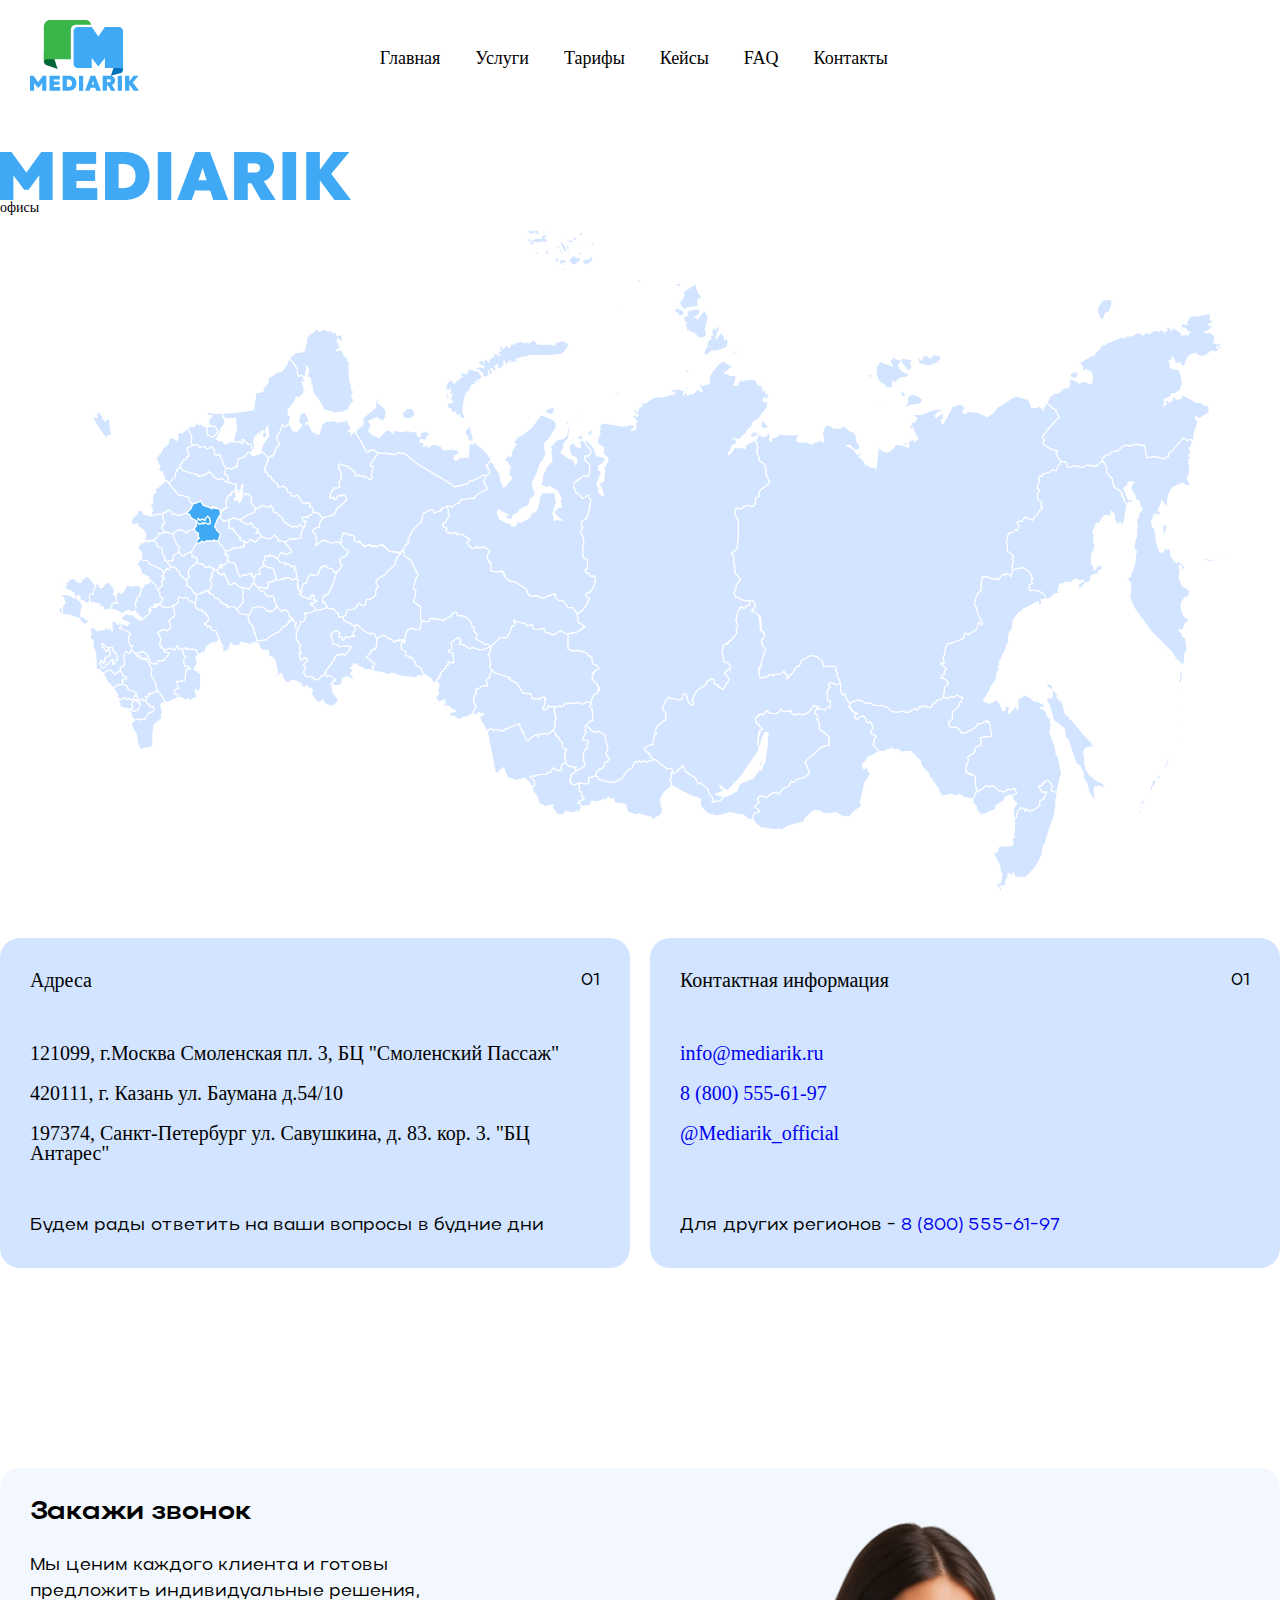
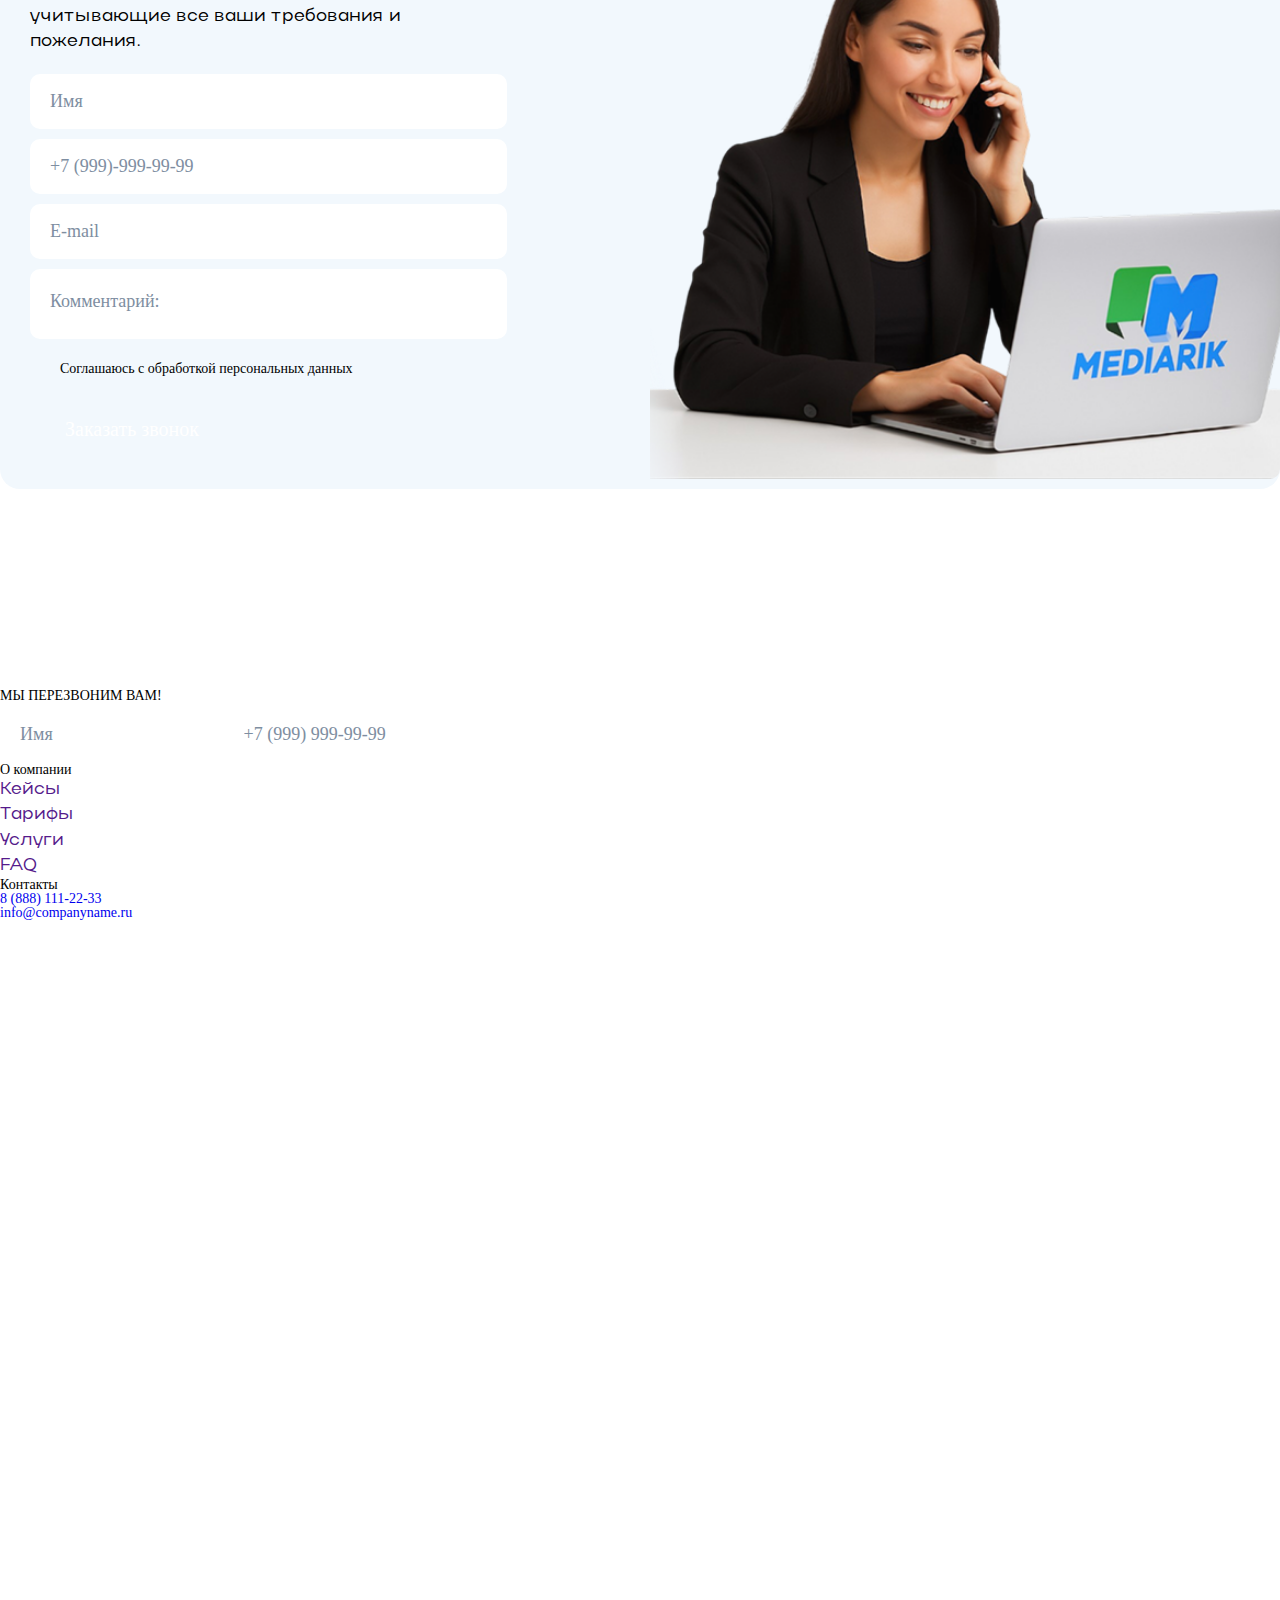
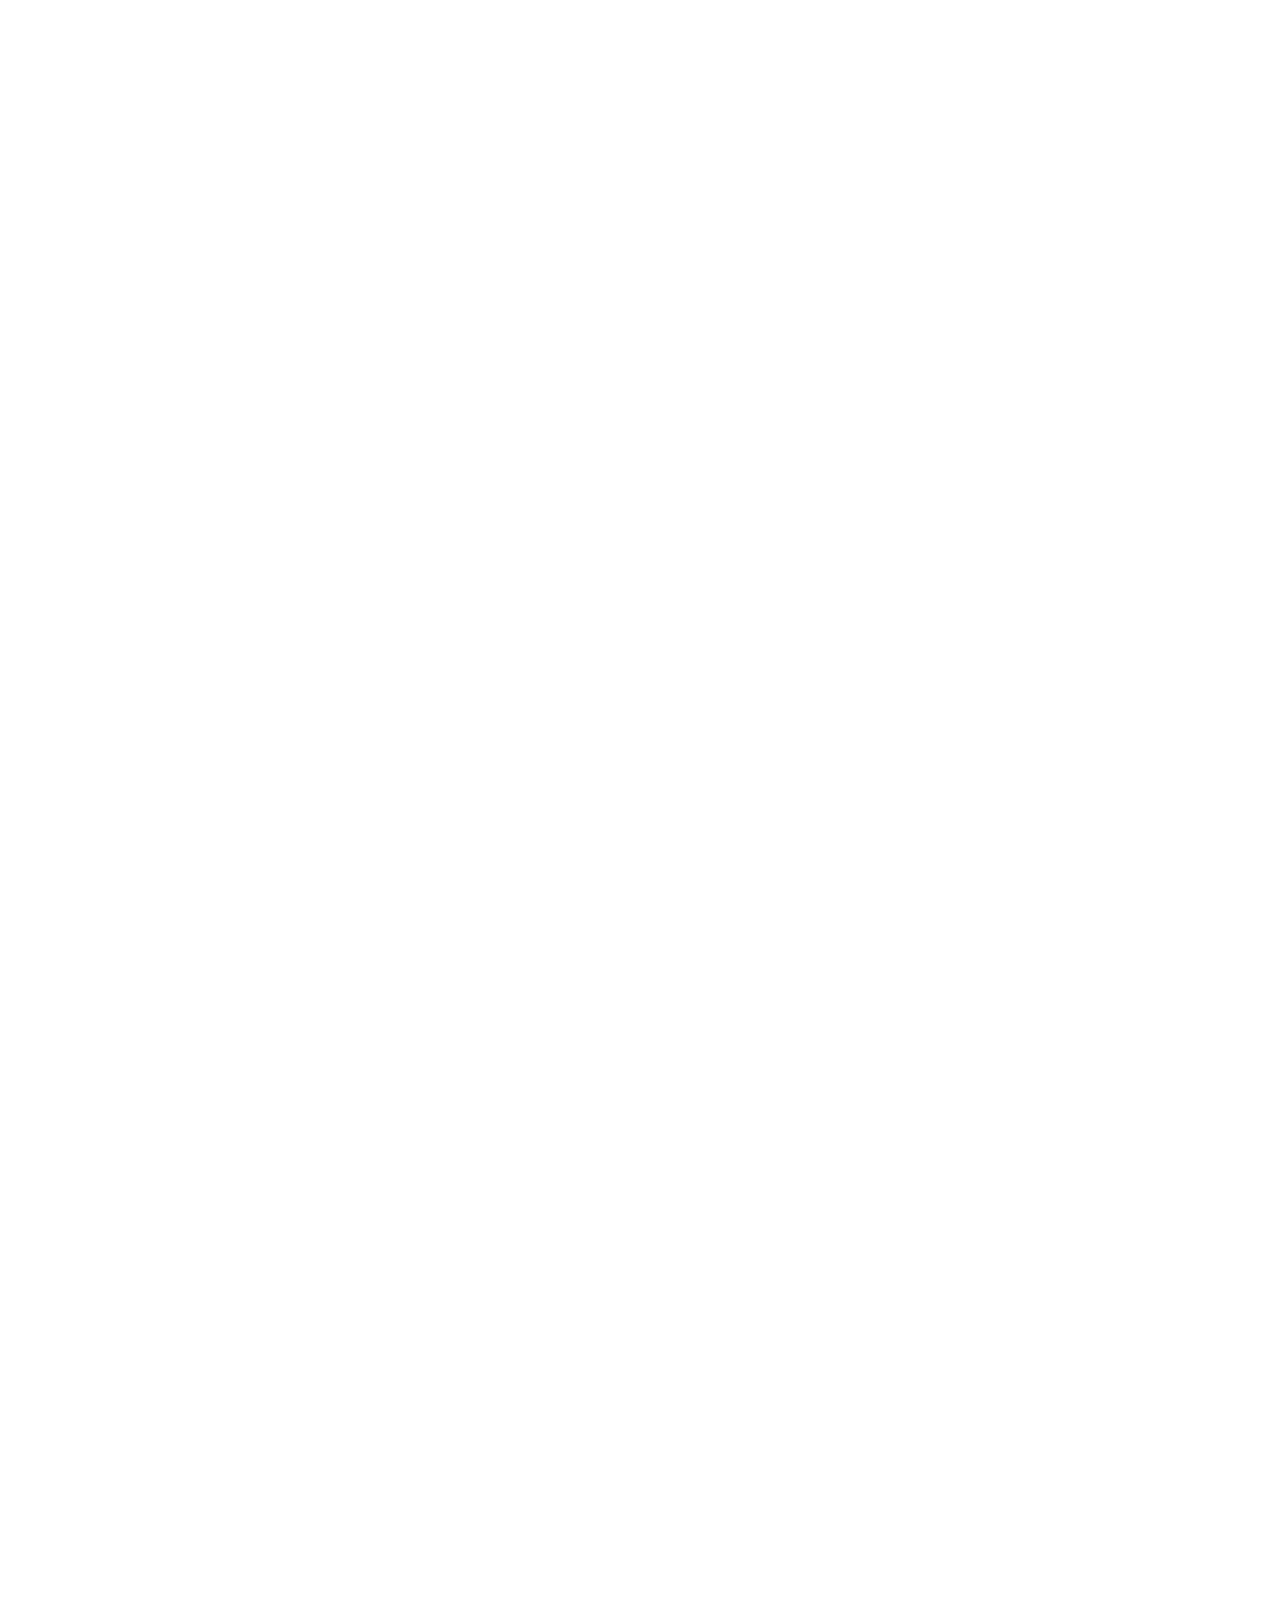
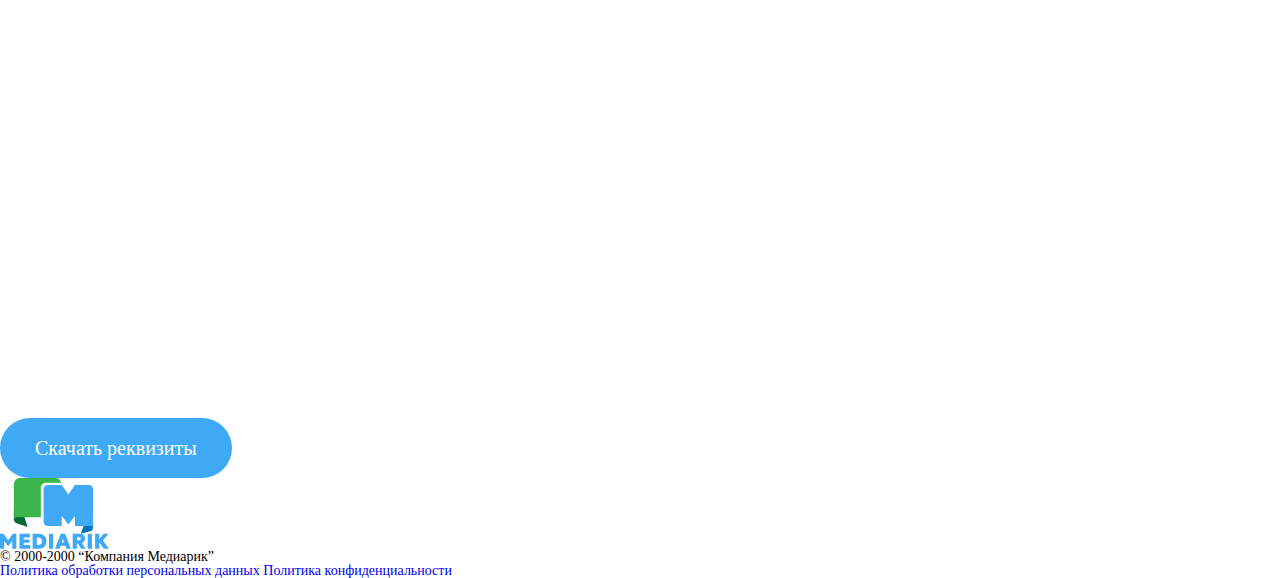
<file: page-offices.html>
<!DOCTYPE html>
<html lang="ru">

<head>
  <meta charset="UTF-8">
  <meta name="viewport" content="width=device-width, initial-scale=1.0">
  <link rel="stylesheet" href="css/main.css">

  <script defer src="js\swiper-bundle.js"></script>
  <script defer src="js\initialization.js"></script>
  <script defer src="js/reviews.js"></script>
  <script defer src="js/tabs.js"></script>
  <script defer src="js/accordion.js"></script>
  <script defer src="js/main.js"></script>
</head>
<div class="wrapper">
  <header class="header">
    <div class="container">
      <div class="header__body">
        <div class="header__top">
          <div class="header__logo">
            <a href="index.html" class="logo-link">
              <img src="images\logo_mediarik_1 1.svg" alt="" class="header__logo">
            </a>
          </div>
          <div class="header-info-inner">
            <nav class="menu">
              <ul class="menu__list">
                <li class="menu__item "><a href="##" class="menu__item-link menu-active">Главная</a></li>
                <li class="menu__item"><a href="page-services.html" class="menu__item-link ">Услуги</a></li>
                <li class="menu__item"><a href="page-tariffs.html" class="menu__item-link ">Тарифы</a></li>
                <li class="menu__item"><a href="page-cases.html" class="menu__item-link ">Кейсы</a></li>
                <li class="menu__item"><a href="index.html#faq" class="menu__item-link ">FAQ</a></li>
                <li class="menu__item"><a href="page-offices.html" class="menu__item-link ">Контакты</a></li>
              </ul>
              <div class="menu__header-contact-box">
                <a href="tel:##">+7 (999)-999-88-88</a>
                <a href="mailto:##">alllll@mail.ru</a>
                <div class="menu__header-contact-soc">

                  <a class="social-link" href="https://t.me/##">
                    <svg class="svg-item" viewBox="0 0 25 26" fill="none" xmlns="http://www.w3.org/2000/svg">
                      <circle cx="12.5" cy="13.4414" r="9.9375" stroke-width="2" />
                      <path d="M17.9583 8.91702C18.0557 8.28775 17.4573 7.79106 16.8978 8.03672L5.75376 12.9296C5.35252 13.1057 5.38187 13.7135 5.79802 13.846L8.09621 14.5779C8.53483 14.7176 9.00979 14.6453 9.3928 14.3807L14.5742 10.801C14.7304 10.693 14.9008 10.9152 14.7673 11.0528L11.0376 14.8982C10.6758 15.2712 10.7476 15.9032 11.1828 16.1762L15.3586 18.7948C15.8269 19.0885 16.4294 18.7934 16.517 18.2275L17.9583 8.91702Z" />
                    </svg>
                  </a>
                  <a class="social-link" href="whatsapp://send?phone=##">
                    <svg class="svg-item" viewBox="0 0 25 26" fill="none" xmlns="http://www.w3.org/2000/svg">
                      <path fill-rule="evenodd" clip-rule="evenodd" d="M12.5 24.3789C18.5406 24.3789 23.4375 19.482 23.4375 13.4414C23.4375 7.40079 18.5406 2.50391 12.5 2.50391C6.45939 2.50391 1.5625 7.40079 1.5625 13.4414C1.5625 15.403 2.0789 17.244 2.98318 18.8359L1.5625 24.3789L7.27724 23.0537C8.8292 23.8988 10.6085 24.3789 12.5 24.3789ZM12.5 22.6962C17.6113 22.6962 21.7548 18.5527 21.7548 13.4414C21.7548 8.33012 17.6113 4.1866 12.5 4.1866C7.38871 4.1866 3.24519 8.33012 3.24519 13.4414C3.24519 15.4149 3.86289 17.2441 4.9155 18.7463L4.08654 21.8549L7.24995 21.064C8.74169 22.0934 10.5504 22.6962 12.5 22.6962Z" />
                      <path d="M9.76564 8.36336C9.50559 7.84103 9.10666 7.88728 8.70365 7.88728C7.98341 7.88728 6.86035 8.75 6.86035 10.3556C6.86035 11.6715 7.44019 13.1119 9.39408 15.2667C11.2797 17.3462 13.7573 18.4219 15.8142 18.3853C17.8711 18.3487 18.2943 16.5786 18.2943 15.9809C18.2943 15.7159 18.1299 15.5838 18.0166 15.5478C17.3157 15.2114 16.0229 14.5847 15.7288 14.4669C15.4346 14.3491 15.281 14.5084 15.1856 14.5951C14.9188 14.8493 14.39 15.5984 14.209 15.7669C14.0279 15.9354 13.758 15.8502 13.6457 15.7865C13.2324 15.6206 12.1117 15.1221 11.2183 14.2561C10.1135 13.1852 10.0487 12.8167 9.84055 12.4887C9.67403 12.2263 9.79622 12.0653 9.8572 11.995C10.0952 11.7203 10.4239 11.2963 10.5713 11.0855C10.7187 10.8748 10.6017 10.5549 10.5315 10.3556C10.2295 9.49861 9.97368 8.78122 9.76564 8.36336Z" />
                    </svg>
                  </a>
                  <a class="social-lЫink" href="viber://chat?number=%2B##">
                    <svg class="svg-item viber" width="25" height="27" viewBox="0 0 25 27" fill="none" xmlns="http://www.w3.org/2000/svg">
                      <path fill-rule="evenodd" clip-rule="evenodd" d="M25 12.178C25 4.53512 22.3462 1.0293 13.5 1.0293C4.65385 1.0293 2 4.53512 2 12.178C2 17.6172 3.3441 20.9611 7.30769 22.4372V25.0105C7.30769 25.9577 8.47917 26.3903 9.086 25.6673L11.1313 23.2302C11.8664 23.2947 12.655 23.3267 13.5 23.3267C22.3462 23.3267 25 19.8209 25 12.178ZM11.62 21.4723C12.2064 21.5195 12.8323 21.5429 13.5 21.5429C20.9852 21.5429 23.2308 18.598 23.2308 12.178C23.2308 5.75799 20.9852 2.81309 13.5 2.81309C6.01479 2.81309 3.76923 5.75799 3.76923 12.178C3.76923 16.7159 4.89114 19.5176 8.19231 20.7703V24.5825C8.19231 24.9149 8.60335 25.0667 8.81628 24.813L11.62 21.4723Z" />
                      <path d="M9.10059 7.79199C9.36139 8.05566 9.76552 8.52015 10.0371 8.91602C10.1792 9.12317 10.3517 9.38707 10.4951 9.61621C10.5667 9.73058 10.6291 9.83419 10.6768 9.91602C10.7291 10.0058 10.7476 10.0444 10.748 10.0449C10.7499 10.0531 10.7528 10.0689 10.7559 10.0918C10.7615 10.1346 10.7646 10.1878 10.7607 10.2432C10.7523 10.3625 10.7177 10.4394 10.6797 10.4795C10.4826 10.6872 10.2124 10.8816 10.1094 10.9473L10.0684 10.9736L10.0332 11.0068C9.80637 11.2228 9.51673 11.7545 9.77832 12.3984C9.99129 12.9224 10.4725 14.0125 11.3271 14.8389C12.1597 15.6437 13.0576 16.0864 13.667 16.2344L13.7256 16.248H13.7666C13.7698 16.2486 13.7741 16.249 13.7793 16.25C13.7879 16.2517 13.7972 16.2543 13.8096 16.2568C13.8891 16.2729 14.0749 16.3135 14.2822 16.2871C14.5128 16.2577 14.7481 16.1508 14.9443 15.9258C15.1687 15.6684 15.3725 15.4 15.4668 15.2715C15.468 15.2703 15.4699 15.2691 15.4717 15.2676C15.4784 15.2615 15.4876 15.2541 15.499 15.2461C15.5226 15.2295 15.5516 15.2135 15.583 15.2021C15.6402 15.1815 15.7101 15.1731 15.7998 15.208C16.2642 15.3888 16.8301 15.8053 17.1143 16.0254C17.3303 16.1927 17.8227 16.5977 18.0459 16.7832V16.7842C18.049 16.7875 18.0808 16.8209 18.0996 16.877C18.1154 16.924 18.1242 16.9925 18.084 17.0918C18.0046 17.2874 17.7573 17.671 17.4219 18.0059C17.0699 18.3571 16.7466 18.5293 16.5342 18.5293C16.5671 18.5293 16.5434 18.5317 16.4209 18.5C16.3187 18.4736 16.1774 18.4315 16.0029 18.3711C15.6541 18.2503 15.183 18.061 14.6377 17.791C13.5456 17.2502 12.1682 16.392 10.8779 15.1279C10.0697 14.3361 9.30243 13.2353 8.70215 12.1992C8.09696 11.1546 7.69364 10.2323 7.58496 9.81055L7.57617 9.77734L7.56348 9.74512L7.52246 9.60449C7.50978 9.54281 7.50038 9.46875 7.5 9.38965C7.49926 9.23439 7.5344 9.09797 7.61035 8.99316C7.90448 8.58745 8.20527 8.20366 8.86914 7.83398C8.88675 7.82423 8.91457 7.81232 8.94922 7.80273C8.98394 7.79314 9.01836 7.78766 9.04785 7.78711C9.10644 7.78606 9.1118 7.80153 9.10059 7.79199Z" stroke-linecap="round" />
                    </svg>
                  </a>
                </div>

              </div>
            </nav>
            <div class="burger__box">
              <span>Меню</span>
              <div class="burger">
                <span class="burger-line"></span>
                <span class="burger-line"></span>
                <span class="burger-line"></span>
              </div>
            </div>
            <div class="header__contact-box">
              <div class="header__contact__phone-box">
                <a class="header__contact__phone" href="tel:##">+7(999)-999-99-99</a>
              </div>
              <div class="header__contact-soc">
                <a class="social-link" href="https://t.me/##">
                  <svg class="svg-item" viewBox="0 0 25 26" fill="none" xmlns="http://www.w3.org/2000/svg">
                    <circle cx="12.5" cy="13.4414" r="9.9375" stroke-width="2" />
                    <path d="M17.9583 8.91702C18.0557 8.28775 17.4573 7.79106 16.8978 8.03672L5.75376 12.9296C5.35252 13.1057 5.38187 13.7135 5.79802 13.846L8.09621 14.5779C8.53483 14.7176 9.00979 14.6453 9.3928 14.3807L14.5742 10.801C14.7304 10.693 14.9008 10.9152 14.7673 11.0528L11.0376 14.8982C10.6758 15.2712 10.7476 15.9032 11.1828 16.1762L15.3586 18.7948C15.8269 19.0885 16.4294 18.7934 16.517 18.2275L17.9583 8.91702Z" />
                  </svg>
                </a>
                <a class="social-link" href="whatsapp://send?phone=##">
                  <svg class="svg-item" viewBox="0 0 25 26" fill="none" xmlns="http://www.w3.org/2000/svg">
                    <path fill-rule="evenodd" clip-rule="evenodd" d="M12.5 24.3789C18.5406 24.3789 23.4375 19.482 23.4375 13.4414C23.4375 7.40079 18.5406 2.50391 12.5 2.50391C6.45939 2.50391 1.5625 7.40079 1.5625 13.4414C1.5625 15.403 2.0789 17.244 2.98318 18.8359L1.5625 24.3789L7.27724 23.0537C8.8292 23.8988 10.6085 24.3789 12.5 24.3789ZM12.5 22.6962C17.6113 22.6962 21.7548 18.5527 21.7548 13.4414C21.7548 8.33012 17.6113 4.1866 12.5 4.1866C7.38871 4.1866 3.24519 8.33012 3.24519 13.4414C3.24519 15.4149 3.86289 17.2441 4.9155 18.7463L4.08654 21.8549L7.24995 21.064C8.74169 22.0934 10.5504 22.6962 12.5 22.6962Z" />
                    <path d="M9.76564 8.36336C9.50559 7.84103 9.10666 7.88728 8.70365 7.88728C7.98341 7.88728 6.86035 8.75 6.86035 10.3556C6.86035 11.6715 7.44019 13.1119 9.39408 15.2667C11.2797 17.3462 13.7573 18.4219 15.8142 18.3853C17.8711 18.3487 18.2943 16.5786 18.2943 15.9809C18.2943 15.7159 18.1299 15.5838 18.0166 15.5478C17.3157 15.2114 16.0229 14.5847 15.7288 14.4669C15.4346 14.3491 15.281 14.5084 15.1856 14.5951C14.9188 14.8493 14.39 15.5984 14.209 15.7669C14.0279 15.9354 13.758 15.8502 13.6457 15.7865C13.2324 15.6206 12.1117 15.1221 11.2183 14.2561C10.1135 13.1852 10.0487 12.8167 9.84055 12.4887C9.67403 12.2263 9.79622 12.0653 9.8572 11.995C10.0952 11.7203 10.4239 11.2963 10.5713 11.0855C10.7187 10.8748 10.6017 10.5549 10.5315 10.3556C10.2295 9.49861 9.97368 8.78122 9.76564 8.36336Z" />
                  </svg>
                </a>
                <a class="social-link" href="viber://chat?number=%2B##">
                  <svg class="svg-item viber" width="25" height="27" viewBox="0 0 25 27" fill="none" xmlns="http://www.w3.org/2000/svg">
                    <path fill-rule="evenodd" clip-rule="evenodd" d="M25 12.178C25 4.53512 22.3462 1.0293 13.5 1.0293C4.65385 1.0293 2 4.53512 2 12.178C2 17.6172 3.3441 20.9611 7.30769 22.4372V25.0105C7.30769 25.9577 8.47917 26.3903 9.086 25.6673L11.1313 23.2302C11.8664 23.2947 12.655 23.3267 13.5 23.3267C22.3462 23.3267 25 19.8209 25 12.178ZM11.62 21.4723C12.2064 21.5195 12.8323 21.5429 13.5 21.5429C20.9852 21.5429 23.2308 18.598 23.2308 12.178C23.2308 5.75799 20.9852 2.81309 13.5 2.81309C6.01479 2.81309 3.76923 5.75799 3.76923 12.178C3.76923 16.7159 4.89114 19.5176 8.19231 20.7703V24.5825C8.19231 24.9149 8.60335 25.0667 8.81628 24.813L11.62 21.4723Z" />
                    <path d="M9.10059 7.79199C9.36139 8.05566 9.76552 8.52015 10.0371 8.91602C10.1792 9.12317 10.3517 9.38707 10.4951 9.61621C10.5667 9.73058 10.6291 9.83419 10.6768 9.91602C10.7291 10.0058 10.7476 10.0444 10.748 10.0449C10.7499 10.0531 10.7528 10.0689 10.7559 10.0918C10.7615 10.1346 10.7646 10.1878 10.7607 10.2432C10.7523 10.3625 10.7177 10.4394 10.6797 10.4795C10.4826 10.6872 10.2124 10.8816 10.1094 10.9473L10.0684 10.9736L10.0332 11.0068C9.80637 11.2228 9.51673 11.7545 9.77832 12.3984C9.99129 12.9224 10.4725 14.0125 11.3271 14.8389C12.1597 15.6437 13.0576 16.0864 13.667 16.2344L13.7256 16.248H13.7666C13.7698 16.2486 13.7741 16.249 13.7793 16.25C13.7879 16.2517 13.7972 16.2543 13.8096 16.2568C13.8891 16.2729 14.0749 16.3135 14.2822 16.2871C14.5128 16.2577 14.7481 16.1508 14.9443 15.9258C15.1687 15.6684 15.3725 15.4 15.4668 15.2715C15.468 15.2703 15.4699 15.2691 15.4717 15.2676C15.4784 15.2615 15.4876 15.2541 15.499 15.2461C15.5226 15.2295 15.5516 15.2135 15.583 15.2021C15.6402 15.1815 15.7101 15.1731 15.7998 15.208C16.2642 15.3888 16.8301 15.8053 17.1143 16.0254C17.3303 16.1927 17.8227 16.5977 18.0459 16.7832V16.7842C18.049 16.7875 18.0808 16.8209 18.0996 16.877C18.1154 16.924 18.1242 16.9925 18.084 17.0918C18.0046 17.2874 17.7573 17.671 17.4219 18.0059C17.0699 18.3571 16.7466 18.5293 16.5342 18.5293C16.5671 18.5293 16.5434 18.5317 16.4209 18.5C16.3187 18.4736 16.1774 18.4315 16.0029 18.3711C15.6541 18.2503 15.183 18.061 14.6377 17.791C13.5456 17.2502 12.1682 16.392 10.8779 15.1279C10.0697 14.3361 9.30243 13.2353 8.70215 12.1992C8.09696 11.1546 7.69364 10.2323 7.58496 9.81055L7.57617 9.77734L7.56348 9.74512L7.52246 9.60449C7.50978 9.54281 7.50038 9.46875 7.5 9.38965C7.49926 9.23439 7.5344 9.09797 7.61035 8.99316C7.90448 8.58745 8.20527 8.20366 8.86914 7.83398C8.88675 7.82423 8.91457 7.81232 8.94922 7.80273C8.98394 7.79314 9.01836 7.78766 9.04785 7.78711C9.10644 7.78606 9.1118 7.80153 9.10059 7.79199Z" stroke-linecap="round" />
                  </svg>
                </a>
              </div>
            </div>
          </div>
          <button class="btn btn-accent-hover header__btn open-popup" id="openPopupBtn1" data-target="popup1">Заказать </button>

        </div>
      </div>
    </div>
  </header>
  <main class="main">
    <section class="offices">
      <div class="container">
        <div class="offices__inner">
          <div class="top-box">
            <div class="title-box">
              <img src="images\Group.png" alt="">
              <h2 class="top-title">офисы</h2>
            </div>
          </div>
          <div class="offices__map-box">
            <div class="rf-map margin-top-20">
              <svg xmlns:svg="http://www.w3.org/2000/svg" xmlns="http://www.w3.org/2000/svg" xmlns:xlink="http://www.w3.org/1999/xlink" version="1.2" baseProfile="tiny" x="0px" y="0px" viewBox="0 0 1000 600" xml:space="preserve" xmlns:xml="http://www.w3.org/XML/1998/namespace">
                <path d="m 130.24729,259.26463 -0.71301,-1.3323 -0.83965,1.13893 -1.20312,0.61639 -0.3652,1.98343 -2.7566,-1.20341 -1.29507,1.2557 -1.79887,-1.96928 -0.51738,2.08913 -1.70104,0.51357 0.48353,2.36036 1.41813,-1.06374 1.07846,1.34199 2.31013,-0.11587 0.63117,-1.4221 0.77636,1.28888 1.63087,-0.86752 1.60105,1.08107 2.52028,-0.21377 0.38854,-1.63667 -0.76508,-2.45949 0.30997,-0.96605 c -0.75062,0.0982 -0.83803,-0.13605 -1.19347,-0.41925 z" data-title="Москва" data-code="RU-MOW"></path>
                <path d="m 136.30673,181.67516 -2.95955,-0.98651 -3.94605,0.98651 -0.98652,3.94606 0.98652,2.95954 3.94605,1.97303 2.95955,-1.97303 1.97302,-2.95954 -1.97302,-3.94606 z" data-title="Санкт-Петербург" data-code="RU-SPE"></path>
                <path d="m 305.00066,165.89094 -4.93257,0 -3.94605,3.94605 0.98651,3.94606 4.93257,0.98651 0.98652,0 0.98651,-0.98651 0.98651,0 0,0 0.98652,-0.98651 0,0.98651 0,0 -0.98652,0.98651 0,0 0.98652,0 0.98651,-0.98651 0,-3.94606 -1.97303,-3.94605 z m 45.37966,22.68982 1.97303,0.98652 0,0.98651 0,0.98652 0,0.98651 2.95954,1.97303 1.97303,-2.95954 -0.98652,-2.95955 -0.98651,-2.95954 0,0 0,-1.97303 -0.98651,-1.97303 -1.97303,0 0,1.97303 -0.98652,0 -0.98651,0 0,4.93257 z m -27.6224,-0.98651 -2.95954,-0.98651 -3.94606,-0.98652 -4.93257,0.98652 0,0 0.98651,0.98651 0,1.97303 -1.97303,0 -0.98651,-0.98652 0,-0.98651 0.98651,-0.98651 -2.95954,-0.98652 -2.95954,0 -0.98651,0 -0.98652,-0.98651 -5.91908,0.98651 -5.91909,-0.98651 -0.98651,-0.98652 0,-0.98651 0,0.98651 0,0 0,0.98652 -0.98652,0 0,0.98651 0,1.97303 0,0 -0.98651,-1.97303 -1.97303,-0.98651 -0.98652,-0.98652 -3.94605,2.95955 -3.94606,3.94605 -4.93257,-1.97303 -3.94606,-2.95954 0.98652,-2.95954 0.98651,-1.97303 -0.98651,-1.97303 -0.98652,-1.97303 3.94606,-1.97303 2.95954,-0.98651 4.93257,2.95954 0.98652,-0.98651 0.98651,-0.98652 0,-0.98651 0.98652,0 0,-2.95954 0,-2.95955 -2.95955,-3.94605 -3.94605,-2.95955 -0.98652,-2.95954 -0.98651,-0.98651 0,2.95954 0,4.93257 -5.91909,4.93257 -4.93257,3.94606 0,2.95954 0,2.95955 -3.94606,2.95954 -1.97302,1.97303 0,0.98651 0,1.97303 3.94605,5.91908 2.95954,5.91909 0.98652,1.97303 0.98651,0.98651 0,0.98652 1.97303,0 0,0 0,-0.98652 1.97303,-0.98651 1.97303,0 1.97303,0.98651 1.97303,1.97303 0,0 6.9056,0 7.89211,0.98652 1.97303,-0.98652 0.98651,-0.98651 0.98652,0.98651 0,0.98652 1.97303,-0.98652 1.97302,0 4.93258,3.94606 5.91908,4.93257 29.59543,17.75726 0.98651,0.98651 0.98652,0.98652 5.91908,-0.98652 6.9056,-1.97303 0,-0.98651 0.98652,-1.97303 0.98651,0.98651 0.98651,0 1.97303,-0.98651 1.97303,-0.98651 1.97303,-0.98652 1.97303,-0.98651 0.98651,-0.98652 0.98652,0 0.98651,0 1.97303,0.98652 1.97303,-2.95955 0,-1.97302 -0.98652,-0.98652 -1.97302,-2.95954 0.98651,-0.98652 0.98651,-0.98651 1.97303,-1.97303 0,-1.97303 -2.95954,-4.93257 -3.94606,-3.94606 -4.93257,-3.94605 -0.98651,-0.98652 -0.98652,-0.98651 -0.98651,0.98651 -0.98652,0.98652 0,0 -0.98651,-0.98652 -0.98651,0 -0.98652,0.98652 0,5.91908 -0.98651,5.91909 0,0 0,0 -0.98652,-0.98652 -0.98651,0 -1.97303,0.98652 -1.97303,-0.98652 -0.98651,0 -0.98652,1.97303 -2.95954,0.98652 -0.98651,-1.97303 0.98651,-1.97303 1.97303,-0.98651 0.98651,0 0,-1.97303 -0.98651,-1.97303 0.98651,0 -6.9056,-0.98652 -5.91908,0.98652 -1.97303,-2.95954 -5.91909,-1.97303 -3.94605,0.98651 0,0.98652 -0.98652,0.98651 -0.98651,-1.97303 -1.97303,0 -0.98651,0.98652 -0.98652,0 0,0 0.98652,-0.98652 0,-0.98651 0,-0.98652 -1.97303,-0.98651 -1.97303,0 0.98651,-0.98652 0,-0.98651 0.98652,0 0.98651,0 1.97303,0.98651 0.98651,-1.97302 0.98652,-1.97303 0.98651,0 0.98652,-0.98652 0,-0.98651 -0.98652,0 1.97303,0 1.97303,0 0,0 z" data-title="Ненецкий АО" data-code="RU-NEN"></path>
                <path d="m 157.02353,237.90648 0.98651,-0.98652 -2.95954,-0.98651 -0.98652,0.98651 0.98652,0.98652 1.97303,0 z m 6.9056,0.98651 -0.98652,0 -0.98651,0.98651 -2.95955,-1.97302 0,3.94605 -0.98651,2.95955 -1.97303,1.97302 0,-0.98651 0,-0.98651 0,-0.98652 -2.95954,0.98652 -0.98652,-0.98652 0.98652,-0.98651 0.98651,0 -0.98651,-5.91909 -1.97303,0 -1.97303,0.98652 0.98652,0.98651 -0.98652,0.98651 -0.98651,0.98652 -1.97303,0 0,0.98651 0,0.98652 -0.98652,1.97303 0,2.95954 0,1.97303 0.98652,0.98651 -2.95954,1.97303 -2.95955,2.95954 0,0.98652 0,0.98651 0,1.97303 2.95955,2.95954 2.95954,-0.98651 5.91908,-1.97303 4.93258,1.97303 5.91908,-3.94606 6.9056,-2.95954 0,-0.98652 0.98651,-1.97302 -3.94605,-4.93258 0,-4.93257 -2.95954,-2.95954 z" data-title="Ярославская область" data-code="RU-YAR"></path>
                <path d="m 255.67495,352.34213 m 0,0 0,2.95954 -1.97303,3.94606 0.98652,0.98651 0.98651,0.98652 -1.97303,0 -0.98651,0 -0.98652,0 -0.98651,0.98651 -0.98651,0 -1.97303,-0.98651 -0.98652,1.97303 -0.98651,0.98651 -0.98652,0 0,-0.98651 0,-0.98652 -0.98651,-0.98651 -1.97303,0.98651 0,-1.97303 0.98652,-0.98651 -2.95955,-2.95954 -2.95954,0.98651 -0.98651,0.98652 0,0.98651 -0.98652,0 0,0.98651 1.97303,6.9056 0,0.98652 1.97303,0 1.97303,0 0,0.98651 0.98651,0.98652 5.91909,0 4.93257,0 -1.97303,2.95954 -2.95954,2.95954 -0.98652,1.97303 -0.98651,-0.98651 -0.98652,-0.98652 -0.98651,0.98652 -1.97303,0 -0.98651,0 -0.98652,0 -2.95954,4.93257 -2.95954,4.93257 -0.98652,0.98651 -1.97303,1.97303 0,0.98652 0,0.98651 -0.98651,0 0,0.98651 0.98651,0.98652 0,0.98651 0,0.98652 0.98652,0 0.98651,-0.98652 2.95955,1.97303 2.95954,1.97303 -1.97303,1.97303 -1.97303,1.97303 0.98652,0 3.94605,0.98651 3.94606,-0.98651 0.98651,-2.95955 0,-1.97302 0.98652,-0.98652 0.98651,0 0.98652,-0.98651 0.98651,0 3.94606,1.97303 2.95954,1.97302 -1.97303,-3.94605 -1.97303,-2.95955 1.97303,-1.97302 1.97303,0 -1.97303,-0.98652 -1.97303,-1.97303 0.98652,0 0.98651,-0.98651 0.98652,-0.98652 -0.98652,-0.98651 0.98652,0 0.98651,0 0.98652,0 0.98651,0 0,0.98651 0.98651,0.98652 2.95955,0.98651 1.97302,0.98652 0,0.98651 0.98652,0.98652 0.98651,-0.98652 2.95955,0 2.95954,0.98652 0,-0.98652 0,0 0,-0.98651 -0.98652,-0.98652 1.97303,-1.97303 0,-1.97302 -2.95954,-1.97303 -3.94606,-2.95955 1.97303,-1.97302 0.98652,-0.98652 0.98651,-1.97303 0,-0.98651 0.98651,0 0.98652,-0.98651 0.98651,0 0.98652,0 0.98651,-3.94606 0,-4.93257 -0.98651,-1.97303 0,-0.98652 -0.98652,-0.98651 -1.97303,-0.98651 0,0 -0.98651,0 -0.98651,0.98651 -4.93258,-2.95954 -4.93257,-3.94606 0,-0.98651 -0.98651,0 -0.98651,0 -0.98652,0.98651 z" data-title="Челябинская область" data-code="RU-CHE"></path>
                <path d="m 178.72684,324.71973 -0.98652,-1.97303 -3.94605,-0.98651 0,-1.97303 -2.95955,-1.97303 -1.97302,-2.95954 -3.94606,5.91908 -1.97303,-0.98651 -3.94606,0 0.98652,3.94606 -0.98652,3.94605 0.98652,1.97303 0,1.97303 -2.95954,3.94606 -2.95955,1.97303 2.95955,4.93257 5.91908,0 0.98652,0.98651 0,0.98652 1.97302,-2.95955 1.97303,-4.93257 0.98652,0 1.97302,0 1.97303,-0.98651 0.98652,0 1.97303,0.98651 1.97302,0 1.97303,1.97303 2.95955,1.97303 0,-0.98652 0.98651,0 0.98651,0 0.98652,0 1.97303,-2.95954 0.98651,-1.97303 -1.97303,-2.95954 0,-2.95954 -0.98651,-1.97303 -2.95954,0 -1.97303,0 -1.97303,-1.97303 z" data-title="Ульяновская область" data-code="RU-ULY"></path>
                <path d="m 337.55563,344.45002 -3.94605,0.98651 -0.98652,0.98651 0,0.98652 -1.97303,0 -1.97302,-0.98652 -1.97303,0 -2.95955,0 -0.98651,-0.98651 -0.98651,0 -1.97303,0.98651 -0.98652,1.97303 -2.95954,0 -2.95954,-0.98651 0,1.97303 -0.98652,0.98651 0,1.97303 0,1.97303 -1.97303,0.98651 -1.97302,0 -1.97303,0 0,0 0,-0.98651 -2.95954,0 -1.97303,0.98651 -1.97303,3.94606 -0.98652,4.93257 0,0.98652 0.98652,0 -0.98652,0.98651 -0.98651,0 -0.98651,0 -0.98652,2.95954 0,2.95955 1.97303,0.98651 1.97303,0.98651 0,1.97303 0,1.97303 0.98651,0 1.97303,0 0,0.98651 0.98652,0.98652 0.98651,-0.98652 0.98651,0.98652 1.97303,2.95954 0.98652,2.95954 0.98651,0.98652 1.97303,0.98651 0,0 0.98651,0 0.98652,2.95955 1.97303,3.94605 0,0 0.98651,0 0,-0.98651 0.98651,0.98651 0,0.98652 0.98652,0 1.97303,0.98651 1.97303,1.97303 0.98651,1.97303 1.97303,0 0.98651,-0.98652 0,-1.97302 0.98652,0 1.97303,-0.98652 -0.98652,-0.98651 0,-0.98652 0.98652,0 0.98651,0 0,-0.98651 -0.98651,-0.98652 0.98651,-0.98651 1.97303,-0.98651 0,-0.98652 0.98651,-0.98651 0,0 0.98652,0 0,-0.98652 0,-0.98651 0.98651,-0.98652 0.98652,0 0,-0.98651 0,-0.98651 0,-0.98652 1.97302,0.98652 2.95955,-0.98652 -0.98652,-6.9056 0,-0.98651 -0.98651,0 -1.97303,0 -0.98651,-0.98652 0.98651,-0.98651 1.97303,-0.98651 0,-2.95955 0,-2.95954 2.95954,-1.97303 2.95954,-1.97303 0.98652,0.98652 0.98651,1.97303 -0.98651,0.98651 0,1.97303 1.97303,0 1.97303,0.98651 1.97302,0.98652 2.95955,1.97303 0.98651,-0.98652 1.97303,0 6.9056,1.97303 7.89211,-2.95954 -1.97303,-1.97303 -2.95954,0 -0.98651,-0.98652 -0.98652,-0.98651 -2.95954,-1.97303 -1.97303,-0.98651 0,-1.97303 0.98652,-2.95954 -1.97303,0 -1.97303,-1.97303 0.98651,-0.98652 0,-0.98651 -0.98651,-0.98652 -0.98652,0 -0.98651,-3.94605 -1.97303,-2.95955 -0.98651,-0.98651 -0.98652,0 -0.98651,-0.98651 -2.95954,-0.98652 -0.98652,0 -1.97303,0 -0.98651,-0.98651 -0.98651,-1.97303 -1.97303,0 -0.98652,0.98651 -1.97303,2.95955 z" data-title="Тюменская область" data-code="RU-TYU"></path>
                <path d="m 114.40611,270.46145 -1.57842,0 -0.29596,0.98651 -1.08516,0.98652 -0.78921,0 -0.49326,-0.98652 -2.36765,-0.98651 -2.26898,-0.98652 -0.29595,0 -0.39461,0.98652 -1.97304,0 -1.67707,0.98651 -0.49326,0.98652 -0.69056,0.98651 0.69056,4.93257 2.17033,3.94606 1.08517,0.98651 0.98652,0.98652 -0.1973,1.97302 0.0987,2.95955 1.67708,1.97303 1.28246,0.98651 1.87439,0 0.39461,-0.98651 0.78921,-0.98652 0.78921,0 0.78921,0 1.28247,-0.98651 1.57842,0 4.83392,-7.89212 -0.0986,-1.97302 1.47977,-1.97303 0.98652,0 -0.98652,-0.98652 0,-0.98651 0,-1.97303 0,-0.98651 -1.47977,0 -2.07168,-2.95955 0,0 -1.18382,0 -1.38112,0.98652 -0.98651,0 z" data-title="Тульская область" data-code="RU-TUL"></path>
                <path d="m 304.01415,296.11082 -2.95954,-1.97303 -2.95955,-1.97303 0,-1.97303 0,-0.98651 -0.98651,-0.98652 0,-0.98651 -1.97303,0.98651 0,0.98652 -2.95954,3.94605 -1.97303,3.94606 0,0.98652 0,0.98651 -4.93257,4.93257 -4.93257,4.93257 -1.97303,0.98652 -1.97303,0.98651 -2.95954,2.95954 1.97303,4.93258 -1.97303,2.95954 0,2.95954 0,0.98652 0,0 -2.95955,2.95954 -4.93257,0.98651 -0.98651,2.95954 0,1.97303 -2.95954,0 -1.97303,-1.97303 -1.97303,1.97303 -1.97303,2.95955 -4.93257,0 -1.97303,0.98651 0,0 0,0.98651 -0.98651,2.95955 -1.97303,1.97303 0,0.98651 0,1.97303 0.98651,0 0.98652,0.98651 3.94605,1.97303 2.95955,1.97303 0.98651,0 0,0 0.98652,-0.98651 0.98651,0 0.98651,0 0,0.98651 4.93257,3.94606 4.93258,2.95954 0.98651,-0.98651 0.98651,0 0,0 1.97303,0.98651 0.98652,0.98651 0,0.98652 0.98651,1.97303 2.95954,-1.97303 2.95955,-0.98652 1.97303,0.98652 1.97302,1.97303 0.98652,0 0,0 0.98651,0 0.98652,0.98651 1.97303,1.97303 2.95954,-1.97303 4.93257,0 -0.98651,1.97303 0.98651,0 0.98651,0 0.98652,-0.98651 -0.98652,0 0,-0.98652 0.98652,-4.93257 1.97303,-3.94606 1.97303,-0.98651 2.95954,0 0,0.98651 0,0 1.97303,0 1.97302,0 1.97303,-0.98651 0,-1.97303 0,-1.97303 0.98652,-1.97303 0,-0.98651 0,-1.97303 -0.98652,-0.98651 0,-4.93258 0,-3.94605 -2.95954,-1.97303 -2.95954,-2.95954 0.98651,-2.95955 0.98652,-3.94605 0,-1.97303 -0.98652,-0.98652 0,0 0,-2.95954 0,-1.97303 0.98652,-3.94605 1.97302,-3.94606 -1.97302,-2.95954 -0.98652,-1.97303 -2.95954,-6.9056 z" data-title="Свердловская область" data-code="RU-SVE"></path>
                <path d="m 136.30673,279.34008 -1.97303,-0.98652 0,0.98652 -0.98652,0 -0.98651,0 -0.98652,0 -2.95954,0 -1.97303,0.98651 -0.98651,0 -0.98652,-0.98651 -0.98651,0.98651 -1.97303,0.98651 -1.38112,0 -4.83392,7.89212 0.69056,1.97303 0,1.97302 2.17033,0 2.26899,0.98652 -0.29596,1.97303 0.39461,1.97303 1.97303,0.98651 2.95954,0 0.98651,1.97303 0.98652,0.98651 1.97303,0 0.98651,-0.98651 5.91909,2.95954 0.98651,0 0.98651,0 0.98652,-0.98651 0,0 0,-0.98652 0.98651,0.98652 1.97303,0 0,0 -0.98651,-1.97303 -1.97303,0 1.97303,-0.98652 1.97303,0 0.98651,-0.98651 1.97303,-0.98651 0,-1.97303 0,0 0.98651,-1.97303 0,-1.97303 -1.97303,-0.98651 -0.98651,0 0,0 0.98651,-0.98652 0,-0.98651 0,-0.98652 -3.94605,-4.93257 -2.95955,-3.94605 -1.97302,0 z" data-title="Рязанская область" data-code="RU-RYA"></path>
                <path d="m 100.00298,273.42099 -3.946056,-0.98651 -3.946057,-0.98652 -0.394606,0.98652 -0.69056,0 -2.170331,0.98651 -1.578423,0 -0.394606,0.98651 -0.295954,1.97303 -2.367634,0.98652 -1.085166,1.97303 1.282468,0.98651 1.677075,0.98651 0,0.98652 0,1.97303 2.564937,0.98651 1.874377,0.98651 0.09865,1.97303 0.197303,2.95955 0.986514,0.98651 0.986515,0.98651 -0.295955,0.98652 0,1.97303 0.789212,0 0.69056,0 0.295954,0.98651 0.69056,0 3.255497,-0.98651 1.183818,0.98651 0.295954,-1.97303 -0.09865,-0.98651 0.493254,-0.98652 0.59191,-1.97302 4.14337,-1.97303 -0.0987,-2.95955 0.1973,-1.97302 -0.98652,-0.98652 -1.08517,-0.98651 -2.17033,-4.93257 -0.69056,-3.94606 z" data-title="Орловская область" data-code="RU-ORL"></path>
                <path d="m 372.08363,371.0859 m 0,-0.98651 -7.89211,2.95954 -6.9056,-1.97303 -1.97303,0 -0.98651,0.98652 -2.95955,-1.97303 -1.97302,-0.98652 -1.97303,-0.98651 -1.97303,0 0,-1.97303 0.98651,-0.98651 -0.98651,-1.97303 -0.98652,-0.98652 -2.95954,1.97303 -2.95954,1.97303 0,3.94606 0,1.97303 -1.97303,0.98651 -0.98651,0.98651 0.98651,0.98652 1.97303,0 0.98651,0 0,0.98651 0.98652,7.89212 -2.95955,0 -1.97302,-0.98652 0,0.98652 0,0.98651 0,0.98651 -0.98652,0 -0.98651,0.98652 0,0.98651 0,0.98652 -0.98652,0 0,0 -0.98651,0.98651 0,0.98652 -1.97303,0.98651 -0.98651,0.98651 0.98651,0.98652 -0.98651,0.98651 0,0 -0.98652,0 0,0.98652 0.98652,0.98651 -1.97303,0.98652 -0.98652,0 0,1.97302 1.97303,2.95955 -0.98651,4.93257 0,1.97303 0.98651,0 -2.95954,3.94605 0.98651,1.97303 0.98652,0.98652 0.98651,0.98651 0.98652,0 0.98651,-0.98651 0.98651,0 0,0.98651 0.98652,0 0,-0.98651 0.98651,-0.98652 0,2.95955 0,3.94605 1.97303,-0.98651 0,-0.98652 1.97303,0.98652 1.97303,1.97303 0.98651,0.98651 1.97303,0 0,0.98651 -0.98651,0.98652 -1.97303,-0.98652 -1.97303,2.95955 0.98651,1.97303 1.97303,-0.98652 4.93257,2.95954 0.98652,0 3.94606,-1.97302 2.95954,0 1.97303,-1.97303 1.97302,0 0.98652,-2.95955 0.98651,-1.97302 0.98652,-0.98652 0,-0.98651 -0.98652,-2.95954 -0.98651,-1.97303 0.98651,-4.93257 1.97303,-1.97303 -0.98651,-0.98652 0,-1.97303 0.98651,0 0.98652,0 0,0 1.97302,-1.97302 1.97303,-0.98652 2.95955,0 0.98651,0 0,-1.97303 -0.98651,-1.97303 0.98651,-1.97302 1.97303,-0.98652 0,-0.98651 0,-0.98652 0.98651,-1.97303 0.98652,-0.98651 0,-1.97303 -0.98652,-0.98651 -0.98651,-1.97303 0.98651,-0.98652 0,-0.98651 0,-0.98651 -0.98651,-1.97303 0,-0.98652 0,-0.98651 0,-1.97303 -0.98652,-0.98651 0,-0.98652 0.98652,0 0,-0.98651 0,-1.97303 0.98651,0 0,-1.97303 z" data-title="Омская область" data-code="RU-OMS"></path>
                <path d="m 127.4281,199.43242 0,-0.98651 -2.95955,0 -1.97302,0.98651 -0.98652,-1.97303 -1.38112,-0.98651 -1.87437,0.98651 -1.57843,0 -4.93257,1.97303 0.69056,3.94606 0.98652,2.95954 -0.88787,0.98651 -1.18381,0 -0.0987,0.98652 -0.1973,0.98651 -2.95955,0.98652 -0.49326,1.97303 -1.77572,1.97302 0.1973,1.97303 1.28247,1.97303 1.38112,0.98652 5.52449,1.97302 5.42583,0.98652 1.87437,0.98651 0.98652,0.98652 0,0 2.95954,-0.98652 2.95954,-0.98651 0.98652,-0.98652 0.98651,-0.98651 2.95954,1.97303 1.97303,2.95954 0,0 0.98652,0 0.98651,0.98652 1.97303,0.98651 0.98651,-0.98651 0.98652,0 1.97303,0.98651 0.98651,1.97303 0.98651,0 1.97303,0.98651 0,-2.95954 0,-2.95954 -0.98651,-0.98652 -0.98652,0 0,-0.98651 -0.98651,0 0,-1.97303 0.98651,-2.95954 -1.97302,-2.95955 -0.98652,-1.97302 0,-2.95955 -1.97303,-1.97303 0,-0.98651 -0.98651,-0.98651 -1.97303,0 -1.97303,0 0,-1.97303 0,-1.97303 -0.98651,-0.98652 -0.98652,-0.98651 0,0 0,-0.98651 -1.97303,0.98651 -1.97302,0.98651 -1.97303,-0.98651 z" data-title="Новгородская область" data-code="RU-NGR"></path>
                <path d="m 115.29397,289.20522 -1.57842,0 -1.28247,0.98651 -0.78921,0 -0.78921,0 -0.78921,0.98652 -0.39461,0.98651 -1.87439,0 -1.28246,-0.98651 -1.67708,-1.97303 -2.17034,0.98651 -1.97303,0.98652 -0.59191,1.97302 -0.493254,0.98652 0.09865,1.97303 -0.295954,0.98651 -1.183818,-0.98651 -3.255497,0.98651 0.591909,1.97303 1.874377,1.97303 2.762237,0.98651 2.36764,0.98652 0,0.98651 -0.0987,0 0.88786,0.98652 1.18383,0 0.88786,1.97302 -0.29595,0.98652 2.46628,1.97303 2.6636,2.95954 1.87438,-0.98651 1.57842,-0.98652 -0.98651,-5.91908 3.4528,-3.94606 4.34066,-2.95954 -0.39461,-1.97303 0.29596,-1.97303 -2.26899,-0.98652 -2.17033,0 0,-1.97302 -0.69056,-1.97303 z" data-title="Липецкая область" data-code="RU-LIP"></path>
                <path d="m 86.09313,282.29962 0,-0.98652 -1.677075,-0.98651 -1.282468,-0.98651 -2.466286,0 -0.394605,0 -0.591909,0 -0.493257,0 -0.69056,0.98651 -1.775726,-1.97303 -1.874377,1.97303 -0.986514,0.98651 -1.775726,-0.98651 -0.295954,0.98651 -0.197303,0.98652 -2.466285,1.97303 1.677074,2.95954 2.268983,2.95954 -0.295955,0.98652 -0.493257,0.98651 0.493257,0 0.295955,0.98651 -0.493258,0 -0.493257,0.98652 1.874377,1.97303 2.268983,0 0.591909,0 0.69056,0 0.887863,1.97303 1.085165,0.98651 4.636617,1.97303 5.919086,2.95954 0.887863,0.98652 0.887862,1.97302 1.38112,-1.97302 1.085166,-1.97303 1.282469,0.98651 1.183817,0 0.295954,0 0,-0.98651 0.591909,-0.98652 -0.197303,-0.98651 0,0 -1.874377,-1.97303 -0.591909,-1.97303 -0.69056,0 -0.295954,-0.98651 -0.69056,0 -0.789212,0 0,-0.98652 0.295955,-0.98651 -0.986515,-1.97303 -0.986514,-0.98651 -0.197303,-2.95955 -0.09865,-1.97303 -1.874377,-0.98651 -2.564937,-0.98651 0,-1.97303 z" data-title="Курская область" data-code="RU-KRS"></path>
                <path d="m 296.12204,366.15333 m 0.98651,-1.97303 -4.93257,0.98652 -2.95954,0.98651 -1.97303,-1.97303 -0.98652,-0.98651 -0.98651,0 0,0 -0.98652,0 -1.97302,-1.97303 -1.97303,-0.98652 -2.95955,0.98652 -2.95954,1.97303 0,4.93257 -0.98651,3.94606 -0.98652,0 -0.98651,0 -0.98652,0.98651 -0.98651,0 0,0.98651 -0.98651,1.97303 -0.98652,0.98652 -1.97303,1.97302 3.94606,2.95955 2.95954,1.97303 0,1.97302 -1.97303,0.98652 0.98652,0.98651 0,0.98652 0,0.98651 0,0.98652 4.93257,0.98651 4.93257,0.98651 1.97303,0.98652 0.98651,0.98651 0.98652,-0.98651 0.98651,-0.98652 1.97303,0 2.95954,0.98652 0.98652,0.98651 7.89211,0.98652 7.89212,0.98651 0.98651,-0.98651 0.98651,-0.98652 0.98652,0 1.97303,0.98652 0.98651,-0.98652 0.98652,0 -1.97303,-3.94605 -0.98652,-2.95955 -0.98651,0 0,0 -1.97303,-0.98651 -0.98651,-0.98652 -0.98652,-2.95954 -1.97303,-2.95954 -0.98651,-0.98652 -0.98651,0.98652 -0.98652,-0.98652 0,-0.98651 -1.97303,0 -0.98651,0 0,-1.97303 0,-1.97303 -1.97303,-0.98651 -1.97303,-0.98651 0,-3.94606 0.98652,-1.97303 z" data-title="Курганская область" data-code="RU-KGN"></path>
                <path d="m 32.525406,170.82351 m -1.677075,0 m -0.69056,0 0,0 2.367635,0 0,0 z m 4.439315,-0.98652 1.183817,-0.98651 -1.183817,0.98651 -1.085166,0.98652 0.09865,0 0.986515,-0.98652 z m 9.766491,2.95955 0,0 -5.623132,-0.98652 -1.381119,-1.97303 -1.578423,-0.98651 -1.183817,0.98651 -0.986515,0.98652 0.394606,0 1.085166,2.95954 -2.268983,-0.98651 -2.959543,-0.98652 4.14336,7.89212 4.735268,6.9056 2.76224,3.94605 0.493258,0 0.394605,0 1.085166,-0.98651 3.4528,-0.98652 -0.887863,-6.9056 -0.295954,-2.95954 -0.09865,-2.95954 -0.493257,-0.98652 -0.591908,0 -0.69056,0 -1.085166,0.98652 -1.085166,0.98651 -1.775725,-1.97303 -0.69056,-1.97302 0.493257,0 0.69056,0 3.058194,0 0.887863,0 z" data-title="Калининградская область" data-code="RU-KGD"></path>
                <path d="m 172.80775,269.47493 -1.97303,-0.98651 -1.97302,-0.98652 -0.98652,-1.97302 -0.98651,-1.97303 -0.98652,0.98651 -1.97302,0.98652 -6.9056,-3.94606 -4.93258,-1.97303 -4.93257,1.97303 0,0 0.98652,2.95954 -0.98652,3.94606 1.97303,0 1.97303,0 0.98651,1.97303 0.98652,1.97303 2.95954,2.95954 0.98652,0 0,0 0,1.97303 0,0.98651 1.97302,0.98652 1.97303,0.98651 0.98652,0 0.98651,0.98651 0.98652,-0.98651 1.97302,-1.97303 1.97303,0.98652 1.97303,0.98651 1.97303,-0.98651 0.98651,-1.97303 1.97303,-0.98652 0.98652,0 0,-0.98651 -1.97303,-2.95954 -2.95955,0 0.98652,-0.98652 0.98651,-1.97303 z" data-title="Ивановская область" data-code="RU-IVA"></path>
                <path d="m 83.922798,256.65025 -0.986514,0.98651 -1.085166,0 -0.69056,0 -0.295954,0 -0.986514,0 -0.986514,0 -1.874377,-0.98651 -2.07168,0 -1.677075,-2.95955 -2.959542,-0.98651 -0.887863,0.98651 -0.295954,1.97303 -0.591909,0.98652 -0.69056,0 -1.479771,1.97303 -1.578423,1.97302 -0.887863,1.97303 -0.69056,0 0.789211,0.98652 -0.197302,0.98651 0.591908,0 2.466286,0.98652 1.874377,-0.98652 0.887863,0.98652 0.591908,1.97302 1.874377,0.98652 1.578423,0.98651 2.367634,2.95955 0.295955,2.95954 -1.282469,1.97303 -0.197303,2.95954 1.874377,-1.97303 1.775726,1.97303 0.69056,-0.98651 0.493257,-0.98652 0.591909,0.98652 0.394605,0 2.466286,-0.98652 1.085166,-0.98651 2.367634,-0.98652 0.295954,-1.97303 0.394606,-1.97302 1.578423,0.98651 2.170331,-0.98651 0.69056,0 0.394606,-0.98652 -2.268983,-3.94606 0.986514,-1.97302 1.578423,-0.98652 -0.986514,-4.93257 -0.591909,-3.94606 -3.4528,0.98652 -3.4528,0 z" data-title="Брянская область" data-code="RU-BRY"></path>
                <path d="m 113.8142,372.07242 -1.28247,0 -1.08516,-0.98652 -0.19731,0.98652 -0.1973,0 -0.78921,-0.98652 -1.28248,0 -1.67707,0.98652 0.98651,1.97302 0.59191,2.95955 1.18383,0.98651 0.78921,0.98651 -1.28248,0.98652 -0.88786,1.97303 0.29595,2.95954 0.98653,1.97303 2.56493,0 2.07168,1.97303 -1.67707,0 -2.17033,0.98651 -0.49326,4.93257 -0.39461,3.94606 -3.55146,0.98651 -3.65011,0 0.1973,0.98652 0.98652,0.98651 -0.39461,0.98652 -0.29595,0.98651 0.98652,0.98652 0.69056,0.98651 -3.35416,0.98651 -0.88786,2.95955 0.39461,0.98651 0.3946,0 0.78921,0 0.78921,0 0.69056,0.98652 0.69057,0.98651 0,0.98651 0.29596,0 0,0 0.29595,0 0.39461,0 -0.1973,0.98652 0.1973,0 0.69056,0 0.59191,-0.98652 2.86089,1.97303 0.0987,0.98652 0.0987,0 1.08517,-0.98652 0.29595,0 0.1973,0 -0.1973,0.98652 0.69056,-0.98652 0.98652,-0.98651 0.5919,0.98651 -0.0986,0.98652 -0.78921,0.98651 -0.3946,0.98652 1.18381,-0.98652 1.18382,-0.98651 2.76224,-1.97303 2.86089,-0.98652 0.49326,0.98652 -1.77573,-7.89212 0.59191,0 1.18382,1.97303 1.97303,0 0.98651,-6.9056 0,-7.89211 -1.97303,-1.97303 -1.57842,-1.97303 -0.98651,0.98652 -0.98652,-0.98652 0.88786,-2.95954 1.67708,-1.97303 -0.39461,-2.95954 -0.98651,-2.95955 2.36763,-1.97302 -0.98651,-1.97303 -0.59191,-1.97303 -2.95954,-0.98651 -3.15685,0 z" data-title="Астраханская область" data-code="RU-AST"></path>
                <path d="m 817.98808,309.92202 -1.97303,-1.97303 -0.98652,-0.98652 -0.98651,0.98652 -0.98651,0.98651 -0.98652,-0.98651 -1.97303,0 -0.98651,1.97303 -1.97303,2.95954 -0.98651,-0.98651 -0.98652,-0.98652 -0.98651,0.98652 -1.97303,0 -4.93257,-1.97303 -3.94606,0 -0.98651,5.91908 0,5.91909 -0.98652,0.98651 -1.97303,0.98652 0,0.98651 0,0.98652 -0.98651,0.98651 -0.98652,0.98651 0,0.98652 0,0.98651 -0.98651,3.94606 1.97303,2.95954 0.98651,4.93257 0.98652,3.94606 1.97303,1.97303 0.98651,2.95954 -0.98651,0.98652 -1.97303,-1.97303 -0.98652,0.98651 -0.98651,0.98652 -0.98652,3.94605 -3.94605,2.95955 0,0 -1.97303,0.98651 -0.98652,0 -1.97302,-0.98651 0,0 -0.98652,0.98651 0,1.97303 0,0.98651 -0.98651,0.98652 -4.93257,1.97303 -4.93257,1.97302 -0.98652,0 -0.98651,0 -1.97303,1.97303 -0.98652,1.97303 -0.98651,5.91909 -0.98651,2.95954 0.98651,3.94606 -1.97303,0 -0.98651,0 1.97303,2.95954 2.95954,1.97303 -0.98652,0.98651 -0.98651,0.98652 0,0.98651 0,1.97303 -1.97303,0.98651 -0.98651,1.97303 0.98651,0 0.98652,0 0.98651,0.98652 1.97303,0.98651 0.98651,1.97303 0,1.97303 -0.98651,0.98651 -1.97303,0 0,4.93257 -0.98651,4.93257 3.94605,0.98652 2.95955,-1.97303 0.98651,0.98651 0.98651,0 1.97303,-0.98651 0.98652,-0.98651 1.97302,0.98651 0.98652,0.98651 0.98651,0 0.98652,0 -0.98652,2.95955 -1.97303,1.97303 0,0.98651 0,0.98651 -1.97302,1.97303 -1.97303,1.97303 -0.98652,0.98651 -0.98651,0.98652 0,2.95954 0,2.95954 -2.95954,1.97303 0,3.94606 2.95954,0.98651 3.94606,0 1.97302,1.97303 1.97303,2.95955 0.98652,0 0.98651,0 0.98652,0 0.98651,0 0,0 0.98651,-0.98652 1.97303,-0.98651 3.94606,-1.97303 1.97303,-1.97303 0.98651,-1.97303 1.97303,0 2.95954,-0.98651 0.98652,-0.98652 0.98651,0 0,-0.98651 2.95955,0.98651 0.98651,3.94606 0,3.94606 0.98651,1.97303 0,1.97302 -0.98651,0.98652 -3.94606,0 -4.93257,0.98651 0,0 0.98652,1.97303 0,3.94606 -1.97303,0.98651 -1.97303,0.98652 -0.98652,0.98651 -0.98651,1.97303 0,0.98651 0,0.98652 -2.95954,1.97303 -2.95955,1.97303 0.98652,1.97302 0,0.98652 -0.98652,1.97303 -0.98651,2.95954 0,2.95954 0,2.95954 0.98651,-0.98651 0,0 0.98652,0.98651 0,0.98652 0.98651,0 0.98652,-0.98652 0.98651,0.98652 0,0.98651 0.98652,0 1.97302,0.98652 0,3.94605 0,2.95955 0.98652,2.95954 0,2.95954 3.94606,-1.97303 0,0 0.98651,0 0,0 0.98651,-0.98651 0.98652,-1.97303 1.97303,0 1.97303,0.98652 1.97302,-0.98652 1.97303,0 0,0 0.98652,0.98652 1.97303,2.95954 1.97302,0 1.97303,0.98651 1.97303,0 0.98652,0 0.98651,-1.97303 1.97303,0 1.97303,0 0.98651,0 1.97303,-0.98651 0.98651,1.97303 0,0 0.98652,1.97303 -2.95955,1.97303 -0.98651,1.97302 0.98651,1.97303 0.98652,0.98652 1.97303,1.97303 -1.97303,2.95954 -0.98652,0.98651 0,4.93257 0.98652,4.93257 1.97303,-1.97302 0,-1.97303 0.98651,-2.95954 1.97303,-2.95955 0.98651,0 0.98652,0.98652 0.98651,-0.98652 0.98652,0.98652 0,0.98651 0,0.98652 0.98651,-0.98652 0.98652,-0.98651 0.98651,0.98651 0.98651,0.98652 4.93258,-1.97303 3.94605,-2.95955 0,-1.97302 0,-1.97303 3.94606,-1.97303 1.97303,-5.91909 -1.97303,0 -1.97303,0 -0.98651,-0.98651 0,-0.98652 -0.98652,-0.98651 -0.98651,-0.98651 0,-0.98652 0.98651,0 0,0 0.98652,0 1.97303,-2.95954 3.94605,-1.97303 0,0 0,0.98651 1.97303,1.97303 1.97303,1.97303 -0.98651,1.97303 0,1.97303 1.97302,0.98651 2.95955,0 1.97303,-8.87863 1.97302,-6.9056 0,-0.98651 -0.98651,-1.97303 0,-0.98651 0,-1.97303 0,-0.98652 -0.98651,-0.98651 0,-2.95954 -0.98652,-2.95954 -0.98651,-1.97303 -0.98652,-1.97303 0,-1.97303 0,-0.98651 0,0 0,0 -4.93257,-13.8112 0,-0.98652 0,-0.98651 0.98652,-4.93257 -0.98652,-3.94606 0.98652,-1.97303 -0.98652,-0.98651 -0.98651,0.98651 -1.97303,-2.95954 0,-2.95955 -0.98652,0 -0.98651,-0.98651 -3.94606,-1.97303 0,0 0.98652,0 1.97303,0 0.98651,-1.97303 -0.98651,-1.97302 -1.97303,0 -1.97303,-0.98652 0,0 -0.98652,-0.98651 -2.95954,0 -2.95954,-1.97303 0,-0.98652 -1.97303,-0.98651 0,0 -0.98651,0 -0.98652,-0.98651 -1.97303,0 -0.98651,0.98651 -0.98652,0.98651 -2.95954,0.98652 -1.97303,0 0,0 0.98652,0 0.98651,1.97303 0,3.94605 0,3.94606 -0.98651,-1.97303 0,-2.95954 0,-0.98651 0,0 -1.97303,3.94605 -4.93257,4.93257 0,-2.95954 1.97303,-3.94606 -0.98652,0 -0.98651,0.98652 -0.98652,0 -1.97302,-0.98652 0.98651,-0.98651 0.98651,-0.98651 0,-0.98652 -2.95954,2.95954 0.98652,0.98652 0,1.97303 0,0.98651 -0.98652,0 -0.98651,0 0,0.98651 0,0 -1.97303,-4.93257 -2.95954,-4.93257 -6.9056,2.95955 -4.93258,-1.97303 1.97303,-2.95955 0.98652,-1.97302 1.97303,-2.95955 0.98651,-2.95954 0.98651,-1.97303 0.98652,-0.98651 2.95954,-4.93257 0.98652,-5.91909 0.98651,-0.98651 0.98651,-0.98652 0,-0.98651 -0.98651,-0.98652 0.98651,-1.97303 0,-2.95954 0.98652,-0.98651 1.97303,-4.93257 1.97303,-3.94606 0.98651,-1.97303 0,-1.97303 0.98651,-0.98651 0.98652,-1.97303 0,-1.97303 0,-2.95954 0.98651,-3.94606 1.97303,-1.97303 0.98651,-7.89211 4.93258,-6.9056 0.98651,0 0.98651,-0.98652 0.98652,-0.98651 0.98651,-0.98651 4.93257,-1.97303 4.93258,-2.95955 0.98651,0 0.98651,-0.98651 0.98652,0 0,1.97303 1.97303,0.98651 0.98651,-1.97303 -0.98651,-2.95954 1.97303,0 1.97302,0 0,-1.97303 0,-0.98651 -2.95954,-2.95954 -3.94606,-1.97303 -3.94605,0 -2.95955,-0.98652 0,-3.94605 2.95955,-0.98652 -0.98652,-1.97303 0,-0.98651 0,-0.98651 0.98652,-0.98652 -2.95955,-4.93257 -5.91908,-3.94606 -3.94606,0.98652 -4.93257,0.98651 0,2.95954 -0.98651,2.95955 z" data-title="Хабаровский край" data-code="RU-KHA"></path>
                <path d="m 73.959004,415.47904 -0.394605,-0.98651 -1.479772,0.98651 -2.170331,0.98652 -0.887863,0 0.789212,0.98651 2.170331,0.98652 -2.07168,4.93257 -0.09865,0 0,0 0,0 -0.09865,0 -0.394606,0.98651 0,0 -3.156845,0.98651 -2.76224,-0.98651 -0.394606,-0.98651 -0.591908,0 -1.282469,0 -0.493257,0 0.295954,0.98651 -0.197303,0.98651 1.38112,0 1.578423,1.97303 0.493257,1.97303 0.197303,0.98652 1.085166,0.98651 1.085165,1.97303 2.07168,-0.98652 2.170332,0 1.085165,0.98652 0.394606,-0.98652 0.493257,0 1.479772,0 1.578422,0 0.986515,-1.97302 1.677074,-2.95955 2.466286,-0.98651 2.170331,-0.98652 0.295954,-1.97302 -0.493257,-1.97303 -1.677074,0 -1.677074,0 0.09865,-0.98652 0.295954,-0.98651 -1.282468,0 -1.38112,-0.98651 -0.09865,-0.98652 -0.197302,-0.98651 -0.493258,0 -0.986514,0 -0.789211,0 -0.789212,-0.98652 z" data-title="Чеченская Республика" data-code="RU-CE"></path>
                <path d="m 239.89072,306.96247 -1.97303,-0.98651 -0.98651,-0.98651 0,-0.98652 -0.98651,-0.98651 -0.98652,0 -0.98651,0 -1.97303,-0.98652 -1.97303,-1.97303 -3.94606,2.95955 -1.97303,4.93257 -1.97302,0.98651 -1.97303,0 -0.98652,0 -1.97303,-0.98651 -1.97302,2.95954 -0.98652,3.94606 -0.98651,0.98651 -1.97303,0 -0.98651,3.94606 -0.98652,2.95954 0.98652,0.98652 -0.98652,0 -1.97303,0.98651 0.98652,0.98652 0.98651,0 1.97303,1.97302 1.97303,0 0.98651,0 0,0.98652 0.98652,0 0,0 0.98651,0.98651 1.97303,-0.98651 0,-0.98652 -0.98652,-0.98651 1.97303,-0.98651 1.97303,0.98651 -0.98651,0 0,1.97303 0,1.97303 0.98651,-0.98652 1.97303,0.98652 -2.95954,1.97302 -2.95955,0 0.98652,1.97303 0.98651,0 1.97303,1.97303 0.98652,1.97303 1.97302,0.98651 1.97303,-0.98651 2.95955,-0.98651 2.95954,-0.98652 -0.98652,-1.97303 -0.98651,-2.95954 -0.98651,0 -0.98652,0.98651 0,-4.93257 0.98652,-0.98651 0.98651,0 0.98651,-0.98651 0,-0.98652 0.98652,0.98652 0.98651,-0.98652 3.94606,-8.87863 2.95954,-8.87863 z" data-title="Удмуртская Республика" data-code="RU-UD"></path>
                <path d="m 65.869587,414.49253 -1.479771,0.98651 -1.183817,0 -0.789211,-0.98651 -0.986515,0 -1.085165,0.98651 -0.591909,-0.98651 -0.789211,-0.98652 -2.170332,0.98652 -2.268982,0.98651 -0.887863,-0.98651 -0.887863,0 1.479771,4.93257 0.09865,1.97303 2.860891,0.98651 3.4528,0.98652 0.493257,0 1.282469,0 2.07168,0 0.789211,-2.95955 -0.986514,-0.98651 1.085165,-1.97303 1.578423,-1.97303 0.493257,0 0.295955,0 2.170331,0.98652 -0.394606,-2.95955 -2.466285,-1.97302 -1.183818,1.97302 z" data-title="Республика Северная Осетия — Алания" data-code="RU-SE"></path>
                <path d="m 166.88867,306.96247 -2.95954,0.98652 -1.97303,0.98651 -0.98652,0 0,-0.98651 -1.97303,0.98651 -1.97302,0.98652 -1.97303,-3.94606 -1.97303,-6.9056 -1.97303,-0.98651 -1.97303,0 -0.98651,-0.98652 -1.97303,-1.97303 0,0.98652 0,1.97303 -1.97303,0.98651 -0.98651,0.98651 -1.97303,0 -1.97303,0 1.97303,0.98652 0.98651,1.97303 0,0 -1.97303,-0.98652 -0.98651,0 0,0 0,0.98652 -1.97303,0.98651 1.97303,2.95954 1.97303,1.97303 0.98651,-0.98651 0.98652,-0.98652 1.97302,3.94606 2.95955,5.91909 1.97303,0 1.97302,-1.97303 2.95955,2.95954 3.94605,1.97303 3.94606,0 1.97303,0.98651 3.94606,-5.91908 0.98651,-3.94606 -0.98651,0 0,-0.98651 -0.98652,0 -0.98651,-0.98652 0.98651,-0.98651 -0.98651,-0.98652 z" data-title="Республика Мордовия" data-code="RU-MO"></path>
                <path d="m 203.3897,127.41688 -3.94606,-4.93257 -2.95954,6.9056 -3.94606,4.93257 -0.98652,0 -1.97302,0 -2.95955,1.97303 -0.98651,0 0,0.98651 -0.98652,0.98652 -2.95954,0.98651 -0.98651,2.95954 0.98651,0.98652 0,0 -0.98651,0.98651 -2.95955,2.95954 -0.98651,3.94606 -2.95954,0.98652 -2.95955,0 -0.98651,6.9056 -0.98651,7.89211 -12.82469,1.97303 -13.8112,0.98651 0,1.97303 1.97303,2.95954 0,-0.98651 0.98651,0.98651 0.98652,0 2.95954,0 2.95954,0 0.98652,-0.98651 0,0 0.98651,9.86514 -2.95954,10.85166 1.97303,0 1.97303,0 1.97303,0 0.98651,0.98651 1.97303,0 -0.98652,-1.97303 0,-0.98651 0.98652,0 0,0 1.97303,1.97303 1.97303,1.97303 1.97302,0 0.98652,0.98651 0.98651,3.94606 0,0 0.98652,0.98651 0.98651,-2.95954 -0.98651,-4.93257 0.98651,-4.93257 0,0.98651 0.98651,0 0.98652,-1.97303 0.98651,-1.97302 0,2.95954 0.98652,0 0.98651,-2.95954 0.98652,-1.97303 0,0.98651 0,0.98652 0,0.98651 0,0 0.98651,-1.97303 0.98651,-0.98651 -0.98651,2.95954 -1.97303,3.94606 0.98652,0 0,0 0.98651,-1.97303 0,0.98651 1.97303,0.98652 1.97303,-3.94606 0,-0.98651 -0.98652,0 0,0.98651 0,-0.98651 0,-0.98652 -0.98651,0.98652 0,0 0.98651,-2.95955 0.98652,-2.95954 0.98651,8.87863 -4.93257,6.9056 -0.98651,2.95954 -0.98652,3.94606 0.98652,0 0.98651,0 1.97303,1.97303 2.95954,2.95954 0.98652,-0.98652 0.98651,-0.98651 0.98651,0 0,0.98651 1.97303,-2.95954 0.98652,-2.95954 0,0 0,-0.98652 1.97303,-1.97302 1.97302,-1.97303 -1.97302,-2.95955 -0.98652,-3.94605 1.97303,-1.97303 0.98651,-1.97303 0.98652,-2.95954 0.98651,-2.95954 0.98652,0.98651 0.98651,0.98651 1.97303,-0.98651 1.97303,-1.97303 0,-1.97303 0.98651,-1.97303 0,-1.97302 0,-0.98652 -0.98651,0 -0.98652,0 0,-2.95954 0,-1.97303 0.98652,-0.98651 0,0 3.94606,-4.93258 0.98651,-1.97302 0.98651,-2.95955 0.98652,0 0.98651,0.98652 1.97303,-1.97303 0.98652,-0.98652 0,0.98652 0.98651,0 0.98651,-5.91909 -1.97302,-5.91908 0.98651,0 1.97303,0 -0.98652,-1.97303 -0.98651,-1.97303 0.98651,-0.98651 -0.98651,0 -0.98651,-0.98652 -2.95955,0.98652 -0.98651,-2.95955 0.98651,-2.95954 -3.94605,-4.93257 z" data-title="Республика Карелия" data-code="RU-KR"></path>
                <path d="m 108.28971,374.04544 -0.98651,-1.97302 -1.57843,0 -1.38112,0 0,-1.97303 -1.47978,-0.98652 -0.69056,1.97303 -1.28247,1.97303 -3.650099,-1.97303 -4.83392,1.97303 -0.591909,0.98651 1.677075,0.98652 2.959542,0 -1.38112,2.95954 -2.762239,1.97303 -0.197303,0.98651 -0.197303,0.98652 -2.466286,0 -2.564937,0 -0.789211,1.97303 -1.085166,0.98651 -0.394606,0 -0.493257,-0.98651 -1.479771,0.98651 -1.775726,-0.98651 -3.058194,-6.9056 -4.242011,-2.95955 -2.663589,0.98652 -3.551451,0.98651 0.69056,0.98652 0.986514,0 -0.09865,0.98651 0.197303,0.98651 1.183817,-0.98651 1.282468,0 0.295954,0.98651 -0.591908,0.98652 2.76224,0 3.156845,0 0.887863,2.95954 0.789212,1.97303 1.479771,1.97303 1.183817,1.97303 -0.295954,1.97303 -0.394606,2.95954 0.591909,1.97303 1.38112,1.97303 2.268982,4.93257 0.789212,4.93257 0.69056,0.98651 1.578423,0.98652 2.959542,4.93257 2.07168,2.95954 1.085166,0 0.69056,0.98652 0.789211,-0.98652 0.591909,0 3.058195,-1.97303 3.255496,-0.98651 0.69056,-0.98652 0.98652,0 0,-0.98651 -0.69057,-0.98651 -0.69056,-0.98652 -0.78921,0 -0.78921,0 -0.3946,-0.98651 -0.39461,0 0.88786,-2.95955 3.35416,-0.98651 -0.69056,-0.98651 -0.98652,-0.98652 0.29595,-0.98651 0.39461,-0.98652 -0.98652,-0.98651 -0.1973,-0.98652 3.65011,0 3.55146,-0.98651 0.39461,-3.94606 0.49326,-4.93257 2.17033,-0.98651 1.67707,0 -2.07168,-1.97303 -2.56493,0 -0.98653,-1.97303 -0.29595,-2.95954 0.88786,-1.97303 1.28248,-0.98652 -0.78921,-0.98651 -1.18383,-0.98651 -0.59191,-2.95955 z" data-title="Республика Калмыкия" data-code="RU-KL"></path>
                <path d="m 69.815645,417.45207 -0.789212,-0.98651 -1.282468,0 -0.295955,-0.98652 -0.493257,0 -1.578423,1.97303 -1.085165,1.97303 0.986514,0.98651 -0.789211,2.95955 -1.479772,0.98651 3.156846,0.98651 3.156845,-0.98651 0,0 0.394606,-0.98651 0.197303,0 2.07168,-3.94606 -2.170331,-1.97303 z" data-title="Республика Ингушетия" data-code="RU-IN"></path>
                <path d="m 444.09917,473.68338 -0.98651,0 -0.98651,-0.98651 -0.98652,-0.98652 -0.98651,0.98652 -0.98652,0 -0.98651,-0.98652 -1.97303,-1.97302 -2.95954,0.98651 -0.98652,1.97303 0.98652,1.97303 -1.97303,1.97303 -0.98652,-0.98652 0,0 -1.97302,0 -0.98652,0 -0.98651,-0.98651 -0.98652,-0.98652 -0.98651,1.97303 -0.98652,1.97303 -0.98651,0 -0.98651,0 -0.98652,0.98651 -0.98651,0.98652 -2.95955,0 -3.94605,0 -1.97303,0.98651 -0.98652,0.98652 0,0 -1.97302,-0.98652 -1.97303,0.98652 1.97303,1.97303 1.97302,1.97302 0,0.98652 0,1.97303 0,0.98651 -2.95954,0 1.97303,4.93257 2.95954,3.94606 0.98652,2.95954 0.98651,2.95955 0.98652,0.98651 0.98651,0 1.97303,0.98651 0.98651,0.98652 3.94606,-0.98652 2.95954,-0.98651 0,0.98651 -0.98651,0.98652 4.93257,6.9056 1.97303,0 1.97303,0 1.97303,-0.98652 0.98651,-1.97302 4.93257,0.98651 0,0 0.98652,0 0.98651,0 0.98651,0 0.98652,-0.98651 0.98651,0 0.98652,0.98651 1.97302,-2.95954 0.98652,-1.97303 -0.98652,-1.97303 0,-0.98651 -1.97302,0 0,-0.98652 2.95954,-1.97303 1.97303,0 0,-1.97303 -1.97303,-0.98651 0,-1.97303 0,-1.97303 -0.98652,0 -0.98651,-0.98651 0,-2.95954 -0.98651,-3.94606 -0.98652,0.98651 -1.97303,0.98652 -2.95954,-0.98652 -1.97303,-2.95954 0.98652,-0.98651 0.98651,-0.98652 0,-0.98651 0,-1.97303 1.97303,-0.98652 1.97303,-1.97302 0,-1.97303 0,-0.98652 -0.98652,0 z" data-title="Республика Алтай" data-code="RU-AL"></path>
                <path d="m 238.90421,339.51744 -0.98652,-0.98651 0,-0.98651 -2.95954,0 -2.95954,-0.98652 -2.95954,0.98652 -2.95955,0.98651 -1.97303,0 -1.97302,0 -3.94606,1.97303 -3.94606,0.98651 -0.98651,-0.98651 0,0.98651 -0.98652,0.98652 0,0 0.98652,0.98651 0,1.97303 -0.98652,1.97303 -0.98651,0.98651 -1.97303,0 0,0.98652 -0.98651,1.97303 -1.97303,3.94605 0,0 -0.98652,2.95955 0,2.95954 0,2.95954 0.98652,0.98652 0.98651,0.98651 0,0 0,0.98651 0.98652,0.98652 0.98651,0 -0.98651,2.95954 0,1.97303 0.98651,1.97303 0,0.98651 -0.98651,0 -0.98652,0 0.98652,2.95954 0.98651,2.95955 0.98652,0 1.97302,-1.97303 2.95955,0.98651 -1.97303,2.95955 -1.97303,1.97302 0.98651,0.98652 0.98652,0.98651 -1.97303,4.93257 0.98651,0 0.98652,1.97303 0.98651,0.98652 1.97303,0 1.97303,0 1.97303,0.98651 0.98651,0.98652 3.94606,0.98651 1.97303,-3.94606 1.97303,0 0.98651,-1.97303 0,-0.98651 0.98651,0 0,-0.98651 0,-0.98652 1.97303,-1.97303 0.98652,-0.98651 2.95954,-4.93257 2.95954,-4.93257 0.98652,0 0.98651,0 1.97303,-0.98652 0.98651,0 1.97303,0.98652 0,0.98651 0.98652,-1.97303 2.95954,-2.95954 1.97303,-2.95954 -4.93257,-0.98652 -5.91909,0.98652 -0.98651,-0.98652 0,-0.98651 -1.97303,0 -1.97303,0 0,-0.98652 -1.97303,-6.9056 0,-0.98651 0.98652,0 0,-0.98651 0.98651,-0.98652 2.95954,-0.98651 2.95955,1.97303 -0.98652,1.97302 0,1.97303 1.97303,-0.98651 0.98651,0.98651 0,0.98652 0,0.98651 0.98652,0 0.98651,-0.98651 0.98652,-1.97303 1.97303,0.98651 0.98651,0 0.98651,-0.98651 0.98652,0 0.98651,0 1.97303,0 -0.98651,-0.98652 -0.98652,-0.98651 1.97303,-3.94606 0,-2.95954 -0.98651,0 -2.95955,-1.97303 -3.94605,-1.97303 -0.98652,-0.98651 -0.98651,0 0,-1.97303 0,-0.98651 -1.97303,0 -1.97303,0 0,-0.98652 -0.98651,-2.95954 -0.98652,0 -0.98651,-0.98652 z" data-title="Республика Башкортостан" data-code="RU-BA"></path>
                <path d="m 48.309634,373.05893 -0.493257,-2.95954 -2.663589,0.98651 -3.354148,-0.98651 -1.578423,-1.97303 -0.986514,-0.98652 -0.789212,0.98652 0.295954,0.98651 0.493258,0.98652 1.775725,1.97303 1.578423,1.97302 0.591909,0 0.887862,-1.97302 1.085166,0 0.69056,2.95954 -0.295954,2.95954 -2.268983,0 -2.268983,2.95954 0.197303,0.98652 0.295954,0.98651 -0.986514,0.98652 -1.282468,0 0.197302,-0.98652 -0.394605,-0.98651 -0.789212,0.98651 -0.986514,0 -0.394606,0.98652 1.183817,2.95954 1.973029,1.97303 1.973029,-0.98652 1.282468,-2.95954 0.887863,0 0.789211,-0.98651 1.282469,-1.97303 2.170331,-0.98652 -0.295954,1.97303 -0.394606,1.97303 0.986514,0 0.591909,0 0.493257,-0.98651 0.493257,-0.98652 0.591909,-0.98651 1.183817,-0.98652 -0.986514,-4.93257 -2.76224,-2.95954 z" data-title="Республика Адыгея" data-code="RU-AD"></path>
                <path d="m 4.7369647,336.1116 2.5917148,-3.75913 -2.0103373,-5.02106 -1.953777,-1.09559 -0.2193535,-1.31469 4.5203802,0.2271 4.7309991,0.9551 3.179042,2.66438 -0.5698,-3.87073 2.516025,2.90662 0.316811,1.32955 2.95264,2.67352 1.420589,3.65025 -1.148432,2.97188 -0.520731,5.61101 1.852233,0.50526 1.366564,-0.19511 0.409477,1.68659 1.813921,0.396 2.409184,3.18908 -2.923806,0.039 -1.062951,1.77511 -4.119921,-3.42138 -0.948011,-2.34864 -2.262906,-0.2121 -4.660777,-1.81476 -3.1557142,-0.99192 -4.1139536,0.12157 z" data-title="Республика Крым" data-code="RU-CR"></path>
                <path d="M 5.1460742,342.76851 2.6451191,341.03593 1.7504522,337.47254 4.7369647,336.1116 z" data-title="Севастополь" data-code="RU-SEV"></path>
                <path d="m 308.94672,213.24362 -5.91908,-4.93257 -4.93258,-3.94606 -1.97302,0 -1.97303,0 0,0 -0.98652,-0.98651 -0.98651,0.98651 -1.97303,0.98652 -7.89211,-0.98652 -6.9056,0 0,0 -2.95955,3.94606 -2.95954,3.94606 -0.98651,2.95954 1.97302,0 0.98652,0.98651 -0.98652,2.95955 -0.98651,2.95954 0.98651,1.97303 0,0.98651 -0.98651,0.98652 -0.98651,0.98651 -0.98652,-0.98651 -1.97303,-1.97303 -0.98651,0 -0.98652,0.98651 -0.98651,-0.98651 0,-0.98652 -0.98651,0 -1.97303,0 -0.98652,-0.98651 -1.97302,0.98651 -0.98652,-0.98651 0,-1.97303 -6.9056,-4.93257 -6.9056,-2.95954 0,4.93257 1.97303,3.94605 0,4.93258 -1.97303,2.95954 0,1.97303 0.98652,1.97303 -2.95955,0.98651 -1.97303,0 -2.95954,3.94606 -0.98651,3.94605 0.98651,0.98652 0.98652,0 0.98651,-0.98652 0.98651,0.98652 1.97303,0.98651 0,-0.98651 0.98652,-1.97303 2.95954,-0.98652 0.98651,0.98652 0.98652,-0.98652 0.98651,0 0.98652,1.97303 0.98651,1.97303 -3.94606,3.94606 -4.93257,3.94606 -0.98651,2.95954 -0.98652,1.97303 -5.91908,1.97303 -1.97303,0 -1.97303,0.98651 -2.95954,4.93257 0,1.97303 0,0.98651 -3.94606,0.98652 -1.97303,2.95954 1.97303,1.97303 0.98652,1.97303 0,0 0,1.97303 0.98651,2.95954 -0.98651,0.98651 0,1.97303 2.95954,-1.97303 1.97303,-1.97302 0,0 0.98651,0 0.98652,0 0,-0.98652 3.94605,1.97303 2.95955,0.98651 3.94605,-0.98651 2.95955,0 0,0.98651 1.97302,-0.98651 -0.98651,-2.95954 1.97303,-4.93257 5.91908,1.97302 0.98652,0 0.98651,0 1.97303,1.97303 -0.98651,1.97303 0,0 2.95954,1.97303 1.97303,-0.98651 1.97303,2.95954 1.97302,0.98651 1.97303,0 2.95955,-0.98651 0.98651,0.98651 0,0.98652 0.98651,-0.98652 1.97303,0 0.98652,0 0.98651,0.98652 0,0 1.97303,-0.98652 2.95954,-0.98651 5.91909,5.91908 9.86514,0.98652 0,-0.98652 1.97303,-0.98651 0.98651,-1.97303 0.98652,-2.95954 1.97303,0 0.98651,-1.97303 -0.98651,-0.98651 0,-0.98652 1.97303,-3.94606 1.97302,-3.94605 3.94606,-3.94606 3.94606,-3.94606 0.98651,-5.91908 0.98652,-0.98652 1.97302,-0.98651 0,0 0.98652,-0.98652 0.98651,0 1.97303,-0.98651 1.97303,0 0,0 0,0.98651 0.98651,1.97303 1.97303,-0.98651 1.97303,-0.98652 1.97303,-0.98651 0,0 0,-0.98651 2.95954,-0.98652 1.97303,-0.98651 2.95954,0 1.97303,0.98651 0,0 2.95955,-2.95954 2.95954,-0.98652 0,-0.98651 1.97303,-1.97303 2.95954,0 3.94606,-0.98651 0.98651,0 0.98651,0 0.98652,0 0.98651,0 0.98652,-0.98652 0.98651,-1.97303 4.93257,-1.97302 3.94606,-2.95955 -0.98651,-2.95954 -1.97303,-2.95954 0.98651,-3.94606 0.98652,0 0.98651,-0.98651 -1.97303,-0.98652 -0.98651,0 -0.98652,0 -0.98651,0.98652 -1.97303,0.98651 -1.97303,0.98652 -1.97303,0.98651 -1.97303,0.98651 -0.98651,0 -0.98651,-0.98651 -0.98652,1.97303 0,0.98651 -6.9056,1.97303 -5.91908,0.98652 -0.98652,-0.98652 -0.98651,-0.98651 -29.59543,-17.75726 z" data-title="Республика Коми" data-code="RU-KO"></path>
                <path d="m 225.09301,255.66373 -4.93257,-0.98651 -1.97303,1.97303 -3.94606,2.95954 -1.97303,-0.98651 -1.97302,0.98651 0,1.97303 0.98651,0.98651 1.97303,0 0.98651,0 0,0 -0.98651,0.98652 -0.98652,0.98651 0.98652,1.97303 -1.97303,1.97303 -0.98651,1.97303 -0.98652,2.95954 0,2.95954 -1.97303,0.98652 0,0 -0.98651,0 -0.98652,0 -0.98651,0 -0.98651,0 0,0.98651 -1.97303,-0.98651 -0.98652,0 -2.95954,1.97303 -1.97303,0.98651 2.95954,3.94606 2.95955,3.94605 -0.98652,0.98652 0,0 -1.97303,0.98651 -1.97302,0.98652 -3.94606,-1.97303 -0.98652,0.98651 -0.98651,1.97303 -0.98651,0.98651 -0.98652,0.98652 0.98652,0.98651 0.98651,0.98652 0.98651,1.97303 2.95955,0 0.98651,0 0.98652,0.98651 0.98651,0 0.98651,0 0.98652,0.98651 1.97303,0.98652 0,0.98651 0,0 0.98651,-0.98651 1.97303,0 0,0.98651 -0.98651,1.97303 0.98651,0.98652 0,0 0.98651,0 0,1.97302 0,0.98652 0,0.98651 0.98652,0.98652 -0.98652,0.98651 -0.98651,0.98652 2.95954,0.98651 -0.98651,2.95954 0,1.97303 0.98651,0 0,0.98652 -0.98651,0 0.98651,2.95954 1.97303,0.98651 0.98652,-2.95954 0.98651,-3.94606 1.97303,0 0.98651,-0.98651 0.98652,-3.94606 1.97302,-2.95954 1.97303,0 0.98652,0.98651 1.97303,0 1.97302,-0.98651 1.97303,-5.91909 3.94606,-1.97303 1.97303,1.97303 1.97303,0.98652 0.98651,0 0.98652,0 0.98651,0.98651 0,0.98652 0.98651,0.98651 1.97303,0 0.98652,-0.98651 1.97303,-0.98652 0.98651,-2.95954 0.98651,-0.98652 -1.97302,-1.97302 0,-2.95955 4.93257,-2.95954 2.95954,-3.94606 -3.94606,-2.95954 -3.94605,-3.94606 0,-0.98651 -2.95955,0 -3.94605,0.98651 -2.95955,-0.98651 -3.94605,-1.97303 0,0.98652 -0.98652,0 -0.98651,0 0,0 -1.97303,1.97302 -2.95954,1.97303 0,-1.97303 0.98651,-0.98651 -0.98651,-2.95954 0,-1.97303 0,0 -0.98652,-1.97303 -1.97303,-1.97303 1.97303,-2.95954 3.94606,-0.98652 0,-0.98651 0,-1.97303 2.95954,-4.93257 -1.97303,-1.97303 -0.98651,-2.95954 z" data-title="Кировская область" data-code="RU-KIR"></path>
                <path d="m 152.09095,314.85459 -1.97302,1.97303 -1.97303,0 -2.95955,-5.91909 -1.97302,-3.94606 -0.98652,0.98652 -0.98651,0.98651 -2.95955,-1.97303 -0.98651,-2.95954 -1.97303,0 0,0 -0.98651,0.98652 -0.98652,1.97302 -0.98651,0.98652 0.98651,0.98651 0,0 0,1.97303 -1.97303,0.98652 0.98652,2.95954 0,4.93257 -0.98652,0.98651 -1.97302,0.98652 1.97302,1.97303 2.95955,1.97303 0.98651,1.97302 0.98652,0.98652 1.97302,0 0.98652,0.98651 0.98651,0.98652 0,0.98651 2.95955,1.97303 1.97302,0 0.98652,0.98651 0,1.97303 2.95954,-0.98651 1.97303,0 1.97303,0.98651 0.98651,0.98652 2.95955,-1.97303 2.95954,-3.94606 0,-1.97303 -0.98652,-1.97303 0.98652,-3.94605 -0.98652,-3.94606 -3.94605,-1.97303 -2.95955,-2.95954 z" data-title="Пензенская область" data-code="RU-PNZ"></path>
                <path d="m 130.38764,301.04339 -0.98651,0.98651 -1.97303,0 -0.98652,-0.98651 -0.98651,-1.97303 -2.95954,0 -1.97303,-0.98651 -4.34066,2.95954 -3.4528,3.94606 0.98651,5.91908 -1.57842,0.98652 -1.87438,0.98651 0.78921,0.98651 0.98652,0.98652 -0.49326,1.97303 -0.29596,0.98651 1.77573,0.98652 2.07168,0.98651 1.08517,1.97303 0.98651,1.97303 0.69056,0 0.78921,0 -0.1973,0.98651 1.28247,0.98652 4.73526,-1.97303 4.93258,-1.97303 1.97302,-0.98652 0.98652,-0.98651 0,-4.93257 -0.98652,-2.95954 0.98652,-0.98652 0.98651,-1.97303 0,0 -0.98651,-0.98651 0.98651,-0.98652 0.98652,-1.97302 0.98651,-0.98652 0,0 -4.93257,-2.95954 z" data-title="Тамбовская область" data-code="RU-TAM"></path>
                <path d="m 234.95815,97.821452 0,0.493257 -1.97303,1.479772 -2.95954,-1.183817 -1.97303,-0.69056 -0.98651,0.789211 -1.97303,1.085166 -0.98652,-1.578423 -0.98651,-0.09865 -1.97303,-0.295954 0,0.887863 0,1.085166 -3.94606,1.973027 -2.95954,3.94606 0,0.98651 0,0.98651 -0.98651,4.93258 -0.98652,3.94605 -2.95954,0.98652 -3.94606,0 -5.91908,4.93257 3.94606,4.93257 2.95954,4.93257 0,2.95954 0.98651,2.95955 2.95955,-0.98652 0.98651,0.98652 0.98651,0 0,0 0.98652,0.98651 0,-1.97303 0,-1.97303 0.98651,-1.97302 0,-0.98652 0,-0.98651 0,-1.97303 1.97303,3.94606 0,0.98651 -0.98651,0 0,1.97303 0,2.95954 0.98651,0 0.98651,0 0.98652,4.93257 0,0 -0.98652,0 0,0.98652 0.98652,0.98651 0.98651,0 0,1.97303 0,2.95954 1.97303,2.95954 2.95954,3.94606 2.95955,4.93257 1.97303,3.94606 9.86514,2.95954 5.91908,-0.98651 4.93258,-1.97303 0.98651,-0.98651 0,-1.97303 1.97303,-1.97303 1.97303,-2.95954 0,0 -0.98652,-1.97303 0,0 -0.98651,-0.98652 0.98651,-2.95954 0.98652,-2.95954 -0.98652,0 0,0 -0.98651,0 0,-2.95955 0,-2.95954 0,0 -0.98652,-0.98651 0,0.98651 0,0 0,0 -0.98651,-6.9056 0,-6.9056 0,-2.95954 0,-0.98651 0,0 -0.98651,-1.97303 -0.98652,0 0,0 0.98652,-0.98652 -0.98652,-0.98651 0,-0.98652 -0.98651,0 -0.98652,0 -0.98651,-2.95954 -0.98652,-1.97303 -1.97302,-0.98651 -1.97303,0.98651 -0.98652,-0.98651 0,0 0,0 1.97303,-0.98652 1.97303,-1.97302 -1.97303,-0.98652 -0.98651,0 0,0 0.98651,0 0.98652,-0.98651 -0.98652,-0.98652 -1.97303,-0.98651 0,0 0.98652,0 0.98651,-0.98652 -0.98651,-0.98651 0,-0.98651 1.97303,1.97302 2.95954,0.98652 -0.98652,-2.95954 -0.98651,-3.94606 0,0.98651 -0.98651,0 0,0 0,0 -0.98652,0 -0.98651,0 0,0.98652 -0.98652,-0.98652 0,0 0,0 0,0 0,-0.98651 -0.98651,-1.973027 0,-0.986515 -0.98652,0.986515 0,0.986507 -1.97302,0 -0.98652,-2.860884 0,-0.09865 z" data-title="Мурманская область" data-code="RU-MUR"></path>
                <path d="m 130.38764,168.85048 -1.97303,0.98651 0.98652,0.98652 0.98651,0.98651 1.97303,0 0.98651,0.98652 0,0 -0.98651,0 -0.98652,0.98651 0,0.98651 -0.98651,0 0,-0.98651 0,4.93257 0.98651,1.97303 1.97303,0 2.95955,0.98651 1.97302,3.94606 -1.97302,2.95954 -2.95955,1.97303 -3.94605,-1.97303 -0.98652,-2.95954 0.98652,-2.95954 -1.97303,-1.97303 -0.98652,0.98651 -0.98651,-0.98651 -0.98652,-0.98651 -0.98651,-0.98652 -0.98651,0.98652 -0.98652,0 0,-1.97303 0,0 -1.18381,0 -0.69056,0.98651 -1.47978,0.98652 0.49326,0 -1.18382,1.97302 -1.77572,-0.98651 -1.67708,0.98651 -1.77572,0 0.98651,2.95955 0.78921,1.97303 0.98652,1.97302 0.88786,1.97303 -0.69056,3.94606 1.47977,2.95954 1.47977,0 1.97303,-0.98651 1.38112,0.98651 0.98652,1.97303 1.97302,-0.98651 2.95955,0 0,0.98651 1.97303,0.98651 1.97302,-0.98651 1.97303,-0.98651 0,0.98651 0,0 0.98652,0.98651 0.98651,0.98652 0,1.97303 0,1.97303 1.97303,0 1.97303,0 0.98651,0.98651 0,0.98651 1.97303,2.95955 0,1.97303 0.98652,1.97302 1.97302,2.95955 2.95955,0 1.97303,0.98651 0.98651,-0.98651 0.98651,-0.98652 1.97303,0 0.98652,-0.98651 -0.98652,0 0,-0.98652 0.98652,-0.98651 0,-0.98651 0,-0.98652 0,-0.98651 2.95954,-1.97303 2.95954,-0.98652 1.97303,-1.97302 0,-0.98652 0.98652,-0.98651 1.97302,0 0.98652,0 1.97303,-0.98652 -0.98652,-0.98651 0,0 -0.98651,-3.94606 -0.98652,-0.98651 -1.97302,0 -1.97303,-1.97303 -1.97303,-1.97303 0,0 -0.98652,0 0,0.98651 0.98652,1.97303 -1.97303,0 -0.98651,-0.98651 -1.97303,0 -1.97303,0 -1.97303,0 0,0 -0.98651,0 -0.98652,-0.98652 -1.97303,1.97303 -2.95954,0.98652 -1.97303,-2.95955 -2.95954,0 -1.97303,-0.98651 -0.98651,-0.98651 0.98651,0 0.98651,-1.97303 0.98652,-1.97303 1.97303,-4.93257 2.95954,-3.94606 0,-1.97303 0,-0.98651 -1.97303,-2.95954 0,-2.95955 -6.9056,0 -4.93257,-0.98651 z" data-title="Ленинградская область" data-code="RU-LEN"></path>
                <path d="m 183.65941,224.09528 -0.98651,0 -1.97303,-0.98652 0,-0.98651 0,-0.98652 -0.98652,-0.98651 -0.98651,0 0,-3.94606 0.98651,-1.97303 0.98652,-2.95954 0.98651,-2.95954 -2.95954,-2.95954 -1.97303,-1.97303 -0.98651,0 -0.98652,0 0,0.98651 -2.95954,0.98652 -3.94606,0.98651 -0.98651,-0.98651 -0.98652,-1.97303 -1.97302,0 -0.98652,0.98651 0,0.98652 -1.97303,1.97302 -2.95954,0.98652 -2.95954,1.97303 0,0.98651 0,0.98652 0,0.98651 -0.98652,0.98651 0,0.98652 0.98652,0 -0.98652,0.98651 -1.97303,0 -0.98651,0.98652 -0.98651,0.98651 -1.97303,-0.98651 -2.95955,0 -0.98651,2.95954 0,1.97303 0.98651,0 0,0.98651 0.98652,0 0.98651,0.98652 0,2.95954 0,2.95954 2.95955,0 3.94605,0.98652 0,0.98651 0,0.98652 0,0.98651 0,2.95954 0.98652,-0.98651 2.95954,0.98651 0,-2.95954 0.98651,-2.95954 0.98652,0.98651 -0.98652,1.97303 0,3.94606 2.95955,1.97302 0.98651,-0.98651 0.98652,0 2.95954,2.95954 0,4.93257 3.94605,4.93258 3.94606,-0.98652 0,-0.98651 0.98652,-0.98652 2.95954,0.98652 2.95954,0.98651 0.98652,-0.98651 0.98651,-0.98652 0,0.98652 0,0.98651 0.98651,0 0.98652,0.98652 0,0.98651 0,1.97303 3.94606,0.98651 0,0.98652 0,0 0.98651,0.98651 1.97303,0.98652 0.98651,1.97302 0.98652,1.97303 6.9056,4.93257 0.98651,0 0.98652,-0.98651 1.97302,0.98651 0.98652,0 0.98651,-0.98651 0.98652,-0.98651 1.97303,0.98651 0.98651,1.97303 1.97303,-1.97303 -0.98652,-1.97303 0.98652,-0.98651 0.98651,-0.98652 0,0 -0.98651,0 -1.97303,0 -0.98651,-1.97303 0,-0.98651 1.97302,-0.98651 1.97303,0 3.94606,-1.97303 1.97303,-1.97303 -0.98652,-3.94606 -1.97303,-0.98651 0,-1.97303 0,-0.98652 -3.94605,0 -1.97303,0 -2.95954,-3.94605 -1.97303,-2.95955 -1.97303,0.98652 -2.95954,0 0,-0.98652 0,-1.97302 -1.97303,0 -0.98652,-0.98652 -0.98651,-0.98651 0,-0.98652 -0.98651,-0.98651 -0.98652,-0.98651 -0.98651,0 0,0 0,-0.98652 -1.97303,0 -2.95954,0.98652 0,-1.97303 -0.98652,-0.98652 -0.98651,-0.98651 -0.98652,-0.98652 -0.98651,-0.98651 -0.98652,0 0,-0.98651 -0.98651,-1.97303 z" data-title="Вологодская область" data-code="RU-VLG"></path>
                <path d="m 185.63244,251.71768 -0.98652,-0.98652 -0.98651,0 0,-0.98651 0,-0.98652 -0.98651,0.98652 -0.98652,0.98651 -2.95954,-0.98651 -2.95954,-0.98652 -0.98652,0.98652 0,0.98651 -3.94606,0.98652 -0.98651,1.97302 0,0.98652 -6.9056,2.95954 -5.91908,3.94606 6.9056,3.94606 1.97302,-0.98652 0.98652,-0.98651 0.98651,1.97303 0.98652,1.97302 1.97302,0.98652 1.97303,0.98651 -0.98651,1.97303 -0.98652,0.98652 2.95955,0 1.97303,2.95954 3.94605,1.97303 3.94606,0 1.97303,-1.97303 0.98651,-0.98652 2.95955,2.95955 0,1.97303 0.98651,0 0.98651,0 3.94606,0.98651 1.97303,-0.98651 2.95954,-1.97303 0.98652,0 1.97303,0.98651 0,-0.98651 0.98651,0 0.98651,0 0.98652,0 0.98651,0 0,0 1.97303,-0.98652 0,-2.95954 0.98652,-2.95954 0.98651,-1.97303 -0.98651,-1.97303 -1.97303,-0.98651 -0.98652,0.98651 -0.98651,0.98651 -0.98652,0 -1.97302,-0.98651 -0.98652,0.98651 -0.98651,0 -6.9056,-4.93257 -0.98652,-1.97303 -0.98651,-1.97302 -1.97303,-0.98652 -0.98651,-0.98651 0,0 0,-0.98652 -3.94606,-0.98651 0,-1.97303 0,-0.98651 z" data-title="Костромская область" data-code="RU-KOS"></path>
                <path d="m 114.0115,186.60774 -0.78921,-1.97303 -0.98651,-2.95955 -2.17033,2.95955 -2.269,1.97303 -0.49325,0 -2.56494,0 -1.57843,1.97302 0.69056,0.98652 0.49326,0.98651 -1.47978,2.95954 -1.38112,-0.98651 0.39461,-0.98651 0.29595,-0.98652 -0.59191,0 -0.1973,0.98652 0,0 -0.98651,0 -0.789214,-0.98652 -1.775727,0.98652 -1.874377,0 0,0.98651 0.394606,0 -0.09865,0.98651 -0.986515,2.95955 -2.268982,1.97303 -2.466286,0.98651 0.197303,0.98651 0.09865,0.98652 -2.466285,2.95954 -3.255498,3.94606 -0.09865,0 0.09865,0.98651 0.789212,0.98652 0.986514,0.98651 -0.394606,0.98652 -0.09865,0.98651 0.887863,0 1.282468,1.97303 -1.183817,2.95954 -0.789211,0.98652 1.479771,0 0.789212,0.98651 1.677074,0 1.775726,4.93257 0,1.97303 0.493257,0.98651 2.07168,0 1.38112,1.97303 2.564938,-1.97303 2.466284,-1.97302 0.59191,-2.95955 0,-1.97303 0.88786,-0.98651 0.88786,-0.98651 -0.49325,-0.98652 -0.0987,0 1.38113,-0.98651 1.57842,-0.98652 -0.1973,-1.97303 1.77572,-1.97302 0.49326,-1.97303 2.95955,-0.98652 0.1973,-0.98651 0.0987,-0.98652 1.18381,0 0.88787,-0.98651 -0.98652,-2.95954 -0.69056,-3.94606 4.93257,-1.97303 -1.47977,-2.95954 0.69056,-3.94606 -0.88786,-1.97303 -0.98652,-1.97302 z" data-title="Псковская область" data-code="RU-PSK"></path>
                <path d="m 335.58261,155.03928 0,-1.97303 -1.97303,0 0,1.97303 0.98651,0.98651 -0.98651,3.94606 2.95954,-2.95954 0,-0.98652 -0.98651,-0.98651 z m 22.68982,-21.70331 -2.95954,-0.98652 -2.95954,0 0,0.98652 0,0.98651 -0.98652,0 0,0 0,0.98651 0,0.98652 -1.97302,-0.98652 -2.95955,0 0,0.98652 0,0.98651 0.98652,0.98652 0,0 -0.98652,0 0,0.98651 0,0 0.98652,0 0,0 -0.98652,0 -0.98651,0.98652 -2.95954,1.97302 -1.97303,1.97303 0,0 -0.98652,-0.98651 0,-0.98652 -0.98651,-0.98651 -1.97303,0.98651 -1.97303,1.97303 -0.98651,2.95954 0,2.95955 0.98651,0 0.98652,0 0,0 0,0.98651 0,0 0,0 0.98651,-0.98651 0.98651,-0.98652 0,0.98652 -0.98651,1.97303 1.97303,1.97302 0.98651,-0.98651 0,0 0,0 -0.98651,0.98651 -0.98652,3.94606 0.98652,0.98652 0.98651,1.97302 -0.98651,0 -0.98652,0 0,0 -0.98651,-0.98651 0,0.98651 -0.98651,0.98652 -0.98652,0 0,0 0,1.97303 0.98652,1.97303 1.97302,0 0,0 0.98652,1.97302 0,1.97303 0.98651,0 0,0 0.98652,0 0,0 0,-0.98651 0.98651,0 0.98652,1.97303 0.98651,1.97303 0.98651,0.98651 0,-0.98651 0,0 0,-0.98652 0.98652,-0.98651 0,1.97303 1.97303,2.95954 0,0 0,-0.98652 0,-0.98651 0,0 0.98651,0.98651 1.97303,0 0,0 -0.98651,-2.95954 -0.98652,-2.95954 0,-4.93257 0.98652,-4.93257 0.98651,-3.94606 1.97303,-3.94606 0.98651,0 0,0 0.98652,-1.97303 0.98651,-1.97303 0.98651,-1.97302 0,0 0,0 0.98652,0.98651 1.97303,-0.98651 0,-0.98652 -0.98652,-0.98651 0,0 0,0 0.98652,0 1.97303,0.98651 0.98651,-0.98651 0,-0.98652 -0.98651,0 -0.98652,-0.98651 2.95954,0.98651 0,-1.97302 0,0 0,0 0.98652,0 0.98651,0 -0.98651,-2.95955 -1.97303,-1.97303 0,-0.98651 -0.98651,-0.98651 -1.97303,0 -0.98652,0 z m 22.68983,-21.70332 -1.97303,1.97303 0,0 0,0.98651 0.98652,0 0,0.98652 0.98651,0.98651 0,0 -1.97303,0 -1.97303,0.98652 0.98652,0 0.98651,0.98651 0,0 0,0.98652 0.98652,0.98651 0,0 0,0 -1.97303,-0.98651 -2.95954,-0.98652 -0.98652,0.98652 0.98652,1.97302 0,0 -0.98652,0 -0.98651,0 -1.97303,0 0.98651,0.98652 0,0.98651 -0.98651,0 -0.98652,-0.98651 0,1.97303 0.98652,1.97303 -0.98652,-0.98652 -1.97302,-1.97303 -1.97303,0.98652 0,1.97303 0,0 0,-0.98652 -1.97303,-0.98651 -1.97303,0.98651 -0.98651,0.98652 -0.98652,-0.98652 0,0 1.97303,2.95954 3.94606,0.98652 0,0.98651 -2.95955,0 -2.95954,0 -1.97303,0.98652 0,0.98651 0.98652,0 1.97303,0 1.97302,1.97303 0.98652,1.97303 0.98651,-0.98652 0,0 0,2.95955 1.97303,0.98651 0,0 0.98652,-0.98651 0,0.98651 0.98651,-0.98651 1.97303,-0.98652 -0.98652,-1.97303 0,0 0,-0.98651 0,-0.98651 0,0 0.98652,2.95954 1.97303,0 0.98651,-0.98652 -0.98651,-1.97302 -0.98652,-0.98652 0,-0.98651 0,0 1.97303,0.98651 0.98652,1.97303 0,0 0,0.98651 0.98651,-1.97302 0.98651,-1.97303 -0.98651,-0.98652 0,-0.98651 0,0 0,0 0.98651,0 0,0 0,-0.98652 0.98652,0 0,0.98652 0,1.97303 0,1.97303 0.98651,-0.98652 0,0 0.98652,-0.98651 1.97303,-0.98652 1.97302,-2.95954 -0.98651,-0.98651 0,-0.98652 0.98651,0 0,1.97303 1.97303,0.98651 0,0 0.98652,-0.98651 0.98651,-1.97303 0,-0.98651 0,0.98651 0.98652,2.95954 0.98651,-0.98651 0,-1.97303 0.98651,0 0,0.98652 0,0.98651 1.97303,-0.98651 0,-0.98652 0.98652,0.98652 0.98651,-0.98652 0,0 0,-0.98651 -0.98651,-0.98652 0,0 0.98651,0 0.98652,0 0.98651,-0.98651 -0.98651,0.98651 1.97302,-0.98651 2.95955,-0.98652 0,0 0,0 0,0.98652 0.98651,-0.98652 0.98651,0 2.95955,-0.98651 2.95954,0 1.97303,0 0.98651,0 10.85166,0 9.86514,-0.98651 2.95955,-1.97303 1.97302,-2.95955 1.97303,-1.97302 -0.98651,-2.95955 -4.93257,-1.97303 -5.91909,1.97303 0,0.98652 -0.98651,0.98651 -0.98652,0 0,-0.98651 -12.82468,0 -2.95955,-2.95955 -1.97302,-0.98651 -0.98652,1.97303 -2.95954,0.98651 0.98651,0 0,-0.98651 -1.97303,0 -1.97302,0.98651 -1.97303,-0.98651 -2.95954,0 -1.97303,0.98651 -0.98652,0 -0.98651,0 0,0.98652 0,0 -2.95954,0 0,1.97303 -0.98652,0.98651 -0.98651,-0.98651 -0.98652,-0.98652 -0.98651,0.98652 -0.98652,0.98651 -1.97302,0.98651 0,0 0,-0.98651 -0.98652,-1.97303 z m 49.32571,-72.11419 0,-2.466286 -1.97302,-0.493257 -0.98652,2.07168 0,2.959543 2.95954,-2.07168 z m -10.85165,-8.779977 -0.98652,2.466285 2.95955,0.493258 0.98651,-2.959543 -2.95954,0 z m 10.85165,0.394605 2.95955,1.677075 0.98651,-0.986515 -1.97303,-2.170331 -1.97303,1.479771 z m -3.94605,3.946057 m -0.98652,0.493258 0,0.789211 1.97303,-1.282469 -0.98651,0 z m -0.98651,-7.892114 0,-0.789212 -0.98652,-0.09865 0,1.085165 0,1.282469 0,0 0.98652,-1.479771 z m 0.98651,1.085165 -0.98651,0.789212 0,0.789211 0,1.282469 1.97303,-1.973029 0,-0.591908 -0.98652,-0.295955 z m 5.91909,0.09865 0.98651,-0.789212 -2.95954,-3.255497 -0.98651,1.677074 0.98651,1.677075 1.97303,0.69056 z m -20.7168,4.242011 0,0.69056 0.98651,0.591909 0.98652,-1.38112 0,-1.578423 -1.97303,-0.09865 0,1.775726 z m 0.98651,-5.919086 -1.97303,1.282469 0.98652,1.183817 0.98651,-1.085166 0,-1.38112 z m -7.89211,-14.304456 0,1.282468 0.98651,0.197303 0,0.493257 0,0.789212 0,0.789211 2.95955,-0.09865 1.97302,-0.591909 0.98652,-0.197303 0,0.09865 0.98651,0.197303 0.98652,2.466285 0.98651,-0.789211 0,-2.170332 -0.98651,-2.07168 -1.97303,0 -1.97303,0.197303 -0.98651,-0.09865 -0.98652,-0.197303 -1.97303,-0.887863 -0.98651,0.591909 z m 15.78423,4.242011 0,-0.591909 -0.98652,0.295955 -1.97303,0.394605 -0.98651,0.394606 0,1.085166 0,1.183817 -3.94606,0.09865 -2.95954,-0.789211 0,0.69056 0.98651,0.887863 -0.98651,0 -0.98651,-0.493257 0,0.591908 0,0.789212 0,0.197302 -0.98652,0 0,-1.677074 -1.97303,-0.295954 -0.98651,1.38112 0,1.479771 1.97303,-0.09865 0,1.282468 -0.98652,0.591909 -0.98651,0.591909 0.98651,0.295954 0.98652,-0.09865 0.98651,0.789212 0.98652,-0.887863 0,0 0,0.591908 0.98651,0.09865 0,0 0.98651,-1.479771 -0.98651,-1.085166 0,-0.09865 2.95954,0.295955 0.98652,0.986514 0.98651,-0.69056 1.97303,-0.591909 5.91909,-0.295954 -0.98652,-2.07168 -1.97303,-0.69056 0,-0.197303 0.98652,-0.69056 0.98651,-0.09865 0.98652,-0.986514 0,-0.394606 0,0 -1.97303,0 0,-0.69056 z m 2.95954,-2.663588 -0.98651,0.887862 0.98651,0.295955 1.97303,-0.394606 0,-0.986514 -0.98652,-0.493257 -0.98651,0.69056 z m 35.51451,10.457051 1.97303,1.775725 0.98652,-1.578422 -1.97303,-1.874378 -0.98652,1.677075 z m -7.89211,15.192319 1.97303,1.874377 3.94605,0.197303 2.95955,-2.564937 0,-0.197303 0.98651,-3.354148 -1.97303,-0.986515 -0.98651,1.479772 -0.98652,1.282468 -0.98651,-0.197302 -2.95954,0.394605 -1.97303,2.07168 z m -13.8112,6.313691 -0.98651,-1.183817 -1.97303,1.677075 1.97303,1.479771 0.98651,-1.973029 z m 0.98651,-6.708297 m -0.98651,-1.183817 -4.93257,-0.591908 0,3.058194 0,2.170331 0.98651,0 0,-0.591908 0.98652,0.09865 0.98651,-0.394605 -0.98651,-0.69056 0,-0.493258 0,-0.09865 2.95954,0.394606 0.98651,-1.677075 z m 3.94606,-0.986514 -0.98652,0.986514 0,1.183817 0,1.183818 0.98652,0.197302 0,-0.09865 0.98651,-0.09865 0,0.986514 0.98652,1.38112 2.95954,-0.986514 2.95954,-2.268983 0.98651,-1.479772 0,-1.578422 -0.98651,-0.591909 -1.97303,0 -1.97303,-1.282469 -1.97302,-0.493257 -1.97303,2.959543 z m -1.97303,-5.327177 0.98651,1.479772 1.97303,-0.591909 -0.98651,-1.479771 -1.97303,0.591908 z m -1.97303,2.564937 -0.98651,-0.493257 -0.98652,1.085166 0.98652,0.295954 0.98651,-0.887863 z m 0,-8.385371 -0.98651,-1.183817 -0.98652,-0.986514 -0.98651,-0.986515 0,-0.986514 -0.98652,0.295954 -0.98651,0.69056 0.98651,2.07168 0.98652,2.466286 0.98651,2.959543 2.95954,1.578423 -0.98651,-5.919086 z m 1.97303,-0.69056 -0.98652,-1.183817 -0.98651,0.09865 0.98651,2.07168 0,2.268983 0.98652,1.775726 0.98651,0.197303 0,-4.044709 -0.98651,-1.183817 z m 2.95954,0.197303 0.98652,-1.183817 -1.97303,-0.09865 -0.98652,1.085166 1.97303,0.197303 z m 6.9056,8.484023 1.97303,-1.874378 -1.97303,-0.887862 -2.95954,1.578422 2.95954,1.183818 z m -0.98651,-11.443566 -0.98652,0.591909 0,1.578423 0.98652,-0.591909 0,-1.578423 z m 3.94605,-7.300205 -1.97303,-0.394606 0,-0.295954 -0.98651,0.09865 0,0.887863 -0.98651,0.986514 1.97302,0.887863 2.95955,-1.282469 -0.98652,-0.887862 z m -7.89211,3.156845 0,2.860892 2.95954,0.493257 -0.98651,-3.354149 -1.97303,0 z m -4.93257,2.170332 0,-1.183817 -0.98652,0.394605 0,2.367634 1.97303,0.986515 2.95955,0 0.98651,0.197303 0,-0.197303 -0.98651,-2.663589 -2.95955,0.887863 -0.98651,-0.789211 z m -189.41074,154.78409 -0.98651,0 -0.98652,0.98651 -2.95954,0 -2.95954,0.98652 -1.97303,-0.98652 -0.98652,-0.98651 -2.95954,0.98651 -3.94606,0 -3.94605,2.95955 -0.98652,3.94605 -0.98651,3.94606 -0.98652,0 -0.98651,0.98651 0.98651,-0.98651 0,0 -0.98651,-0.98651 -0.98651,-0.98652 0,0.98652 0,0 -0.98652,0 -1.97303,-0.98652 -0.98651,-2.95954 -1.97303,-2.95954 -1.97303,-0.98652 -0.98651,0.98652 0,-0.98652 0.98651,-0.98651 1.97303,0 -0.98651,-4.93257 -2.95955,-3.94606 -1.97302,0.98651 -1.97303,0.98652 -0.98652,7.89211 0.98652,0 1.97303,0.98652 -1.97303,2.95954 -2.95955,2.95954 0,0 -0.98651,-0.98651 -0.98651,0 0,0.98651 -1.97303,-2.95954 -1.97303,-3.94606 -1.97303,1.97303 -1.97303,0.98651 -0.98651,-0.98651 -0.98652,-0.98651 -0.98651,2.95954 -0.98652,2.95954 -0.98651,1.97303 -1.97303,1.97303 0.98652,3.94605 1.97302,2.95955 -1.97302,1.97303 -1.97303,1.97302 0,0.98652 0,0 -0.98652,2.95954 -1.97303,2.95954 0,0 -0.98651,-0.98651 -0.98651,0.98651 -0.98652,0.98652 -0.98651,2.95954 -0.98652,2.95954 -0.98651,1.97303 0,3.94606 0.98651,0 0.98652,0.98651 0,0.98652 0,0.98651 1.97303,0.98652 0.98651,0 0.98651,1.97303 0,0.98651 0.98652,0 0.98651,0.98651 0.98652,0.98652 0.98651,0.98651 0.98652,0.98652 0,1.97303 2.95954,0 1.97303,-0.98652 0,0.98652 0,0 0.98651,0 0.98652,0.98651 0.98651,0.98651 0,0.98652 0.98651,1.97303 0.98652,0 1.97303,0.98651 0,0.98651 0,0.98652 2.95954,0 1.97303,-0.98652 1.97303,2.95955 2.95954,4.93257 1.97303,-0.98652 3.94605,0 0,0.98652 0,2.95954 1.97303,0 0.98652,3.94606 4.93257,0.98651 0.98651,1.97303 1.97303,1.97303 1.97303,-0.98651 1.97303,0 5.91908,-1.97303 0.98652,-1.97303 0.98651,-2.95954 4.93257,-3.94606 3.94606,-3.94606 -0.98651,-1.97303 -0.98652,-1.97303 -0.98651,0 -0.98652,0.98652 -0.98651,0 -2.95954,0 -0.98652,1.97303 0,0.98651 -1.97303,0 -0.98651,-0.98651 -0.98651,0 -0.98652,0 -0.98651,-0.98652 0.98651,-3.94605 2.95954,-3.94606 1.97303,0 2.95955,-0.98651 -0.98652,-1.97303 0,-1.97303 1.97303,-2.95954 0,-4.93258 -1.97303,-3.94605 0,-3.94606 6.9056,1.97303 6.9056,4.93257 0,2.95954 0.98652,0.98652 1.97302,-1.97303 0.98652,1.97303 1.97303,-0.98652 0.98651,0 0,0.98652 0.98651,0.98651 0.98652,-0.98651 0.98651,0 1.97303,1.97303 0.98652,0.98651 0.98651,-0.98651 0.98651,-0.98652 0,-0.98651 -0.98651,-0.98652 0.98651,-3.94605 0.98652,-2.95955 -0.98652,-0.98651 -1.97302,0 0.98651,-2.95954 2.95954,-3.94606 2.95955,-3.94606 -1.97303,-1.97303 -1.97303,-0.98651 -1.97303,0 -1.97303,0.98651 0,0.98652 0,0 -1.97303,0 0,-0.98652 -0.98651,-0.98651 -0.98652,-1.97303 -2.95954,-5.91909 -3.94605,-5.91908 0,-1.97303 0,-0.98651 -4.93258,3.94605 0.98652,-1.97302 -0.98652,-0.98652 -0.98651,-0.98651 -0.98651,0.98651 0.98651,-0.98651 1.97303,-0.98652 -3.94606,-7.89211 z" data-title="Архангельская область" data-code="RU-ARK"></path>
                <path d="m 426.34192,165.89094 0,-0.98652 -0.98652,0 -0.98651,0 -4.93257,1.97303 0,2.95954 0,0 3.94605,0.98652 2.95955,-0.98652 0,-0.98651 0,-1.97303 0,-0.98651 z m 12.82468,24.66285 0,-3.94605 0.98652,-2.95955 0,-1.97303 -0.98652,-0.98651 -0.98651,2.95954 -0.98652,4.93257 -2.95954,2.95955 -4.93257,0.98651 -0.98651,0.98651 -0.98652,0 -0.98651,1.97303 -0.98652,0.98652 -0.98651,0.98651 -0.98652,0.98652 0,0.98651 0.98652,0.98651 0,0.98652 -0.98652,1.97303 0.98652,3.94605 0,3.94606 -2.95954,2.95954 -1.97303,1.97303 -0.98652,2.95955 -0.98651,1.97302 -0.98652,1.97303 0,1.97303 0,1.97303 -0.98651,1.97303 -0.98651,2.95954 1.97302,0 0.98652,0 0.98651,0.98652 0.98652,0.98651 1.97303,-0.98651 1.97302,0 5.91909,3.94605 2.95954,5.91909 0,0.98651 -0.98651,0.98652 0.98651,2.95954 0,2.95954 -0.98651,0 -0.98652,0 -2.95954,1.97303 -0.98651,2.95954 3.94605,3.94606 2.95955,1.97303 -1.97303,0 -1.97303,-0.98652 -1.97303,0.98652 -0.98651,0 0,-0.98652 0,-1.97302 -0.98652,-1.97303 0,-0.98652 0.98652,-1.97303 0,-1.97302 0.98651,-0.98652 0.98652,-0.98651 -0.98652,0 0,-0.98652 0.98652,-0.98651 0,-0.98652 0,-2.95954 -0.98652,-1.97303 0,-1.97303 0,-1.97302 -4.93257,0 -5.91909,0 -1.97302,2.95954 -0.98652,1.97303 0,2.95954 -1.97303,6.9056 -1.97303,1.97303 -2.95954,0.98651 -0.98651,2.95955 -1.97303,1.97302 -2.95954,0.98652 -2.95955,1.97303 -1.97302,-0.98652 -0.98652,0.98652 -1.97303,2.95954 -2.95954,0 0,-0.98651 -0.98651,-0.98652 -3.94606,-0.98651 -2.95954,-1.97303 -1.97303,-0.98652 -0.98652,-1.97302 -0.98651,-2.95955 0,-2.95954 0,0 3.94606,1.97303 4.93257,1.97303 -0.98652,0.98651 -1.97303,0 0,0.98652 2.95955,1.97302 3.94605,0 0,-1.97302 0.98652,-1.97303 0.98651,0 0,0 1.97303,-0.98652 0.98652,-0.98651 0.98651,0 0,-0.98652 0,-0.98651 3.94606,-1.97303 3.94605,-1.97303 0.98652,-2.95954 0,-1.97303 2.95954,-1.97303 1.97303,-2.95954 -1.97303,-3.94606 -0.98651,-5.91908 2.95954,-4.93257 1.97303,-4.93257 1.97303,-5.91909 0.98651,-0.98651 0.98651,-0.98652 2.95955,-5.91908 -0.98652,-4.93258 0,-4.93257 3.94606,-3.94605 5.91909,-9.86515 0,-1.97302 0,-0.98652 -1.97303,-2.95954 -4.93257,-1.97303 -1.97303,-0.98651 -1.97303,-0.98652 0,0 -0.98652,0 0.98652,-0.98651 0,0 -0.98652,0 0,-0.98652 -4.93257,5.91909 -4.93257,6.9056 -7.89211,5.91908 -5.91909,2.95955 0.98652,0 0,0 -0.98652,1.97302 -0.98651,0 -0.98652,1.97303 1.97303,0 0.98652,0.98652 -1.97303,2.95954 -1.97303,3.94606 0,1.97303 -0.98651,1.97302 -0.98652,-0.98651 -0.98651,0 -1.97303,1.97303 -0.98652,2.95954 0,0.98652 0,0 0.98652,-0.98652 0,0 0.98651,0 0.98652,1.97303 0.98651,1.97303 0.98652,0 0,0 0,1.97303 -0.98652,0.98651 0,4.93257 1.97303,1.97303 0,0.98652 -5.91909,6.9056 -1.97302,0 0.98651,-0.98652 0,-0.98651 -0.98651,-0.98652 -0.98652,-0.98651 0,0 -0.98651,-6.9056 -1.97303,-2.95954 -2.95954,-3.94606 0.98651,0 1.97303,1.97303 0,0.98651 0,0.98652 0,-0.98652 -1.97303,-3.94606 -3.94606,-2.95954 -1.97303,0.98652 -0.98651,1.97302 -0.98651,0 1.97302,2.95955 0.98652,1.97303 0,1.97302 -1.97303,1.97303 -1.97303,1.97303 -0.98651,3.94606 1.97303,2.95954 0.98651,2.95954 -3.94606,1.97303 -4.93257,2.95954 -0.98651,0.98652 -0.98652,1.97303 -0.98651,0 -0.98652,0 -0.98651,0 -0.98651,0 -3.94606,0.98651 -2.95954,0 -1.97303,1.97303 0,0.98651 -2.95954,0.98652 -2.95955,1.97303 0,0.98651 -1.97303,-0.98651 -2.95954,0 0.98652,2.95954 0,1.97303 0.98651,1.97303 0,0.98651 -1.97303,1.97303 -0.98651,3.94606 -1.97303,0 -0.98652,1.97303 0.98652,1.97302 2.95954,0.98652 -0.98651,1.97303 0.98651,1.97303 0.98652,0 0.98651,0 0.98651,0 0.98652,0.98651 1.97303,-0.98651 1.97303,0 0,0.98651 0.98651,0.98651 0.98651,-0.98651 0.98652,0 2.95954,0.98651 2.95954,1.97303 0.98652,0.98652 1.97303,0.98651 -0.98652,0.98652 -1.97303,0.98651 1.97303,2.95954 2.95954,2.95954 0,0 1.97303,-0.98651 1.97303,-0.98651 2.95954,0.98651 0.98652,0 0.98651,-0.98651 1.97303,0 0,0.98651 0.98652,0.98651 0.98651,0 1.97303,1.97303 -0.98652,0.98652 -0.98651,1.97303 0,2.95954 0.98651,1.97303 1.97303,1.97303 0,3.94605 0,2.95955 4.93257,0.98651 4.93258,-0.98651 1.97302,2.95954 0.98652,2.95954 1.97303,1.97303 1.97303,0.98651 4.93257,0.98652 3.94605,2.95954 4.93257,2.95954 0.98652,2.95955 1.97303,2.95954 2.95954,0 3.94606,0 1.97303,0.98651 1.97302,0.98652 5.91909,-1.97303 3.94606,-1.97303 0.98651,0 0,0.98652 0,1.97302 2.95954,2.95955 1.97303,0 1.97303,0 1.97303,2.95954 1.97303,2.95954 1.97303,0 1.97303,0 1.97302,1.97303 1.97303,2.95954 4.93257,-2.95954 2.95955,-3.94606 0.98651,-1.97303 0,-0.98651 0.98651,-0.98651 0.98652,-1.97303 -1.97303,-0.98652 -0.98651,-0.98651 0,-1.97303 0.98651,-0.98651 1.97303,0 3.94606,-5.91909 0.98651,-5.91908 -0.98651,-2.95955 -1.97303,0.98652 -1.97303,-0.98652 -0.98652,-1.97303 -1.97302,0 -0.98652,-2.95954 0.98652,0 0.98651,-1.97303 0,-1.97303 0,-0.98651 0,-1.97303 0,-0.98651 0,-0.98652 0,0 -2.95954,-0.98651 -0.98652,-2.95954 0,-6.9056 0.98652,-3.94606 -0.98652,-4.93257 -0.98651,-2.95954 -0.98652,-0.98652 0,-0.98651 1.97303,-1.97303 0,-0.98652 -0.98651,-0.98651 0,-1.97303 0,-0.98651 0,-0.98652 3.94606,-1.97303 1.97302,-4.93257 0.98652,-6.9056 0.98651,-4.93257 -0.98651,-0.98651 -0.98652,-0.98652 0,-0.98651 -0.98651,-0.98652 -1.97303,1.97303 -1.97303,0 -0.98651,0 0,0 -1.97303,-1.97303 -2.95954,-1.97302 0,0 -0.98652,-2.95955 -0.98651,-1.97302 0,-1.97303 0,-0.98652 1.97303,-0.98651 0,0 0,0 0,-0.98652 0.98651,-0.98651 3.94606,-1.97303 1.97303,-1.97303 1.97303,0.98652 1.97302,0 0.98652,-4.93257 0,-5.91909 -1.97303,-0.98651 -1.97303,-1.97303 0,-1.97303 0,-1.97303 1.97303,0 0,0 0.98651,0 1.97303,-1.97303 0,-2.95954 -1.97303,-1.97303 -1.97302,-1.97303 -0.98652,-1.97303 -0.98651,-1.97303 -2.95955,0 -2.95954,1.97303 0.98652,0 0.98651,0 0.98651,1.97303 0,1.97303 -3.94605,-0.98651 -0.98652,-2.95955 -3.94605,0.98652 -0.98652,3.94605 0.98652,3.94606 1.97303,2.95954 1.97302,0 1.97303,1.97303 -0.98651,4.93257 -0.98652,-1.97302 -0.98651,-1.97303 -5.91909,-2.95955 -4.93257,-3.94605 0.98652,-0.98652 1.97303,-3.94605 -0.98652,-1.97303 2.95954,-2.95955 1.97303,-2.95954 z m 10.85166,1.97303 0.98651,-0.98651 0,-1.97303 -0.98651,-0.98652 -4.93257,1.97303 3.94605,1.97303 0.98652,0 z m -9.86514,-14.79771 -3.94606,-0.98652 0.98651,2.95955 0.98652,0 0,0 0.98651,-1.97303 0.98652,0 z m 3.94605,-4.93257 m 0.98652,0 0.98651,0.98651 0.98652,-0.98651 -1.97303,-0.98652 -0.98652,0.98652 z" data-title="Ямало-Ненецкий АО" data-code="RU-YAN"></path>
                <path d="m 870.27333,135.30899 -0.98651,0 -0.98652,2.95955 3.94606,1.97303 1.97303,-0.98652 1.97303,-1.97303 -0.98652,-0.98651 -0.98651,-1.97303 0,0 -1.97303,0 -1.97303,0.98651 z m 27.6224,-62.643651 -2.95954,1.973028 0,0.789212 0,0.591908 -0.98652,0.591909 -0.98651,0.789211 -0.98651,4.242011 0.98651,4.340663 0.98651,2.268983 1.97303,1.183817 0.98652,0.493257 0,0 1.97303,-5.425828 2.95954,-1.578423 0.98651,-0.986514 0,-1.183818 1.97303,-4.242011 -0.98651,-4.242011 -1.97303,0.295954 -3.94606,0.09865 z m 67.08297,20.519496 -0.98651,1.578423 -0.98652,1.085166 -0.98651,0.986514 0.98651,0.197303 0.98652,-0.69056 1.97302,0.493257 1.97303,0.789211 0,0.197303 0,0.986514 0,0.986515 1.97303,0 1.97303,0.986509 -0.98651,0 -0.98652,0 0,0.98652 0,0.98651 -0.98651,0 -0.98652,-0.98651 -0.98651,0.98651 -0.98652,0 -1.97302,0 0,-1.97303 -1.97303,-0.986509 -3.94606,-2.860892 -0.98651,-0.197303 -0.98652,0 0,-0.09865 0,0.887863 0,1.282468 -0.98651,-0.295954 0,-0.394606 -0.98652,-1.282468 -1.97302,-0.986514 -1.97303,0.591908 -0.98652,0.986514 2.95955,0.493258 -0.98652,0.887862 -1.97303,1.973023 -0.98651,-1.973023 -0.98652,-1.085165 -0.98651,0.887863 -1.97303,1.183817 -0.98651,-0.986515 -0.98652,-0.197302 -2.95954,1.183817 -2.95954,1.973028 -0.98652,-0.98652 -0.98651,0 -1.97303,0.98652 -1.97303,0.98651 -0.98651,-0.98651 -1.97303,-0.98652 -2.95954,0.98652 -2.95955,1.97303 -2.95954,0 -1.97303,0 -0.98651,0.98651 -1.97303,0.98652 0,0 0,-0.98652 0.98651,0 0,-0.98651 -0.98651,0 -1.97303,0.98651 -0.98651,0.98652 -1.97303,0.98651 -1.97303,0 -0.98651,0.98651 -2.95955,0.98652 -2.95954,0.98651 -0.98651,0 0,0.98652 0,0.98651 -0.98652,-0.98651 -0.98651,0 0,0 -3.94606,4.93257 -0.98651,0.98651 -1.97303,1.97303 0,0 -0.98652,0 -0.98651,0 0.98651,0.98652 0,0.98651 -1.97303,0 -1.97302,0.98651 0,0 -0.98652,0.98652 -1.97303,0.98651 -2.95954,1.97303 -2.95954,0.98652 0.98651,0.98651 0.98652,0.98651 0.98651,1.97303 0,1.97303 0,0.98652 1.97303,0 0.98651,-0.98652 4.93257,2.95954 0.98652,4.93258 -0.98652,1.97302 0,1.97303 -2.95954,0 -1.97303,-1.97303 -2.95954,0.98652 -2.95954,0.98651 -1.97303,-1.97303 -4.93257,-1.97302 -0.98652,0.98651 0,1.97303 0,2.95954 -1.97303,1.97303 -1.97302,0 -1.97303,0.98651 -0.98652,0.98652 -1.97302,1.97303 -2.95955,0.98651 -1.97303,-0.98651 0,0.98651 0,0 -0.98651,0.98651 -0.98651,0.98652 -0.98652,0 -0.98651,1.97303 0,0.98651 -0.98652,0.98652 -0.98651,0.98651 0,0 0.98651,1.97303 0.98652,0.98651 0.98651,0 0.98652,0.98652 0,0 0.98651,1.97303 0.98651,0 1.97303,0.98651 0,0.98651 0,0.98652 1.97303,2.95954 0.98652,1.97303 -1.97303,0.98651 -0.98652,0.98652 -6.9056,7.89211 -4.93257,6.9056 0.98652,0.98652 0.98651,0.98651 -0.98651,1.97303 0,1.97303 5.91908,3.94605 5.91909,1.97303 0,0.98652 -0.98652,0.98651 1.97303,3.94606 1.97303,2.95954 2.95954,0 1.97303,0.98652 0,0 0.98651,3.94605 1.97303,0 0.98652,0 1.97303,-0.98651 0.98651,0 0,0 1.97303,0 1.97303,0.98651 0.98651,0 3.94606,0 2.95954,-1.97303 2.95954,0.98652 2.95955,0 0.98651,0 0,0 0,0 0,0 0,0 0.98652,0 0,0 1.97302,-1.97303 2.95955,-1.97303 -0.98652,-1.97303 1.97303,-1.97303 0.98652,-0.98651 1.97302,-0.98651 0.98652,0 0.98651,0 0.98652,0 0,-0.98652 3.94605,-1.97303 0.98652,0 1.97303,-0.98651 1.97302,-1.97303 0.98652,-0.98651 0,0 1.97303,-0.98652 1.97303,0 0.98651,0.98652 0,0 2.95954,-0.98652 2.95955,-0.98651 1.97302,0 0.98652,0.98651 1.97303,0 2.95954,0 0.98651,4.93257 0.98652,5.91909 3.94606,-0.98652 3.94605,0 3.94606,0.98652 2.95954,0.98651 0.98652,0 0.98651,-0.98651 0.98652,0 0.98651,-0.98652 0,-1.97302 0,-0.98652 0.98651,0 1.97303,-1.97303 9.86514,-10.85165 0.98652,0.98651 1.97303,0.98651 1.97303,-0.98651 1.97302,0 0,0.98651 0.98652,0.98652 0.98651,-2.95954 0,-3.94606 1.97303,-5.91909 1.97303,-5.91908 0,0 -0.98651,0 -0.98652,0 0,-0.98652 -0.98651,-0.98651 0,0 0.98651,0 0,0 0,-0.98651 1.97303,1.97302 0,0 4.93257,-2.95954 4.93258,-2.95954 -0.98651,-0.98652 0,-0.98651 0,-2.95954 -2.95955,-0.98652 -2.95955,-0.98651 0,-1.97303 -2.95954,0.98651 -2.95954,-0.98651 -4.93257,-2.95954 -5.91909,-2.95955 -0.98651,2.95955 -3.94606,0.98651 -1.97303,-1.97303 -0.98651,-0.98651 -0.98652,2.95954 0,0.98652 -0.98651,0 -0.98652,0 0,0.98651 0,0.98651 -0.98651,-0.98651 0.98651,-0.98651 -0.98651,0 -0.98651,0 -1.97303,0 0,0.98651 0.98651,1.97303 -1.97303,0.98651 -0.98651,0.98652 0.98651,-1.97303 0.98652,-0.98652 0,-0.98651 -0.98652,-1.97303 0.98652,0 5.91908,-2.95954 -0.98651,-0.98652 0,-0.98651 1.97303,0 1.97302,0 3.94606,-2.95954 1.97303,-5.91909 -0.98651,-5.91908 -1.97303,-5.91909 -2.95955,0 -3.94605,-0.98651 -0.98652,-2.95955 0.98652,-1.97302 -0.98652,0 -0.98651,-0.98652 1.97303,-0.98651 0.98651,0.98651 0,-1.97303 0,-1.97303 1.97303,2.95955 0.98651,2.95954 1.97303,0 0.98652,-0.98651 0.98651,0 1.97303,3.94605 0.98651,-0.98651 0.98652,-0.98652 1.97303,-4.93257 1.97303,-2.95954 1.97302,-0.98651 2.95955,-0.98652 2.95954,1.97303 1.97303,0.98651 3.94606,-0.98651 2.95955,-1.97303 0.98651,-0.98651 0.98652,-0.98652 2.95954,0.98652 2.95954,-0.98652 0,-0.98651 0,-0.98652 -0.98651,-0.98651 0,-0.98651 1.97303,1.97302 0.98651,0.98652 0.98651,-1.97303 -1.97302,-1.97303 0,0 0.98651,0 0.98651,-0.98651 0,-0.98652 -1.97302,0 -1.97303,0.98652 -0.98652,-0.98652 -0.98651,-0.98651 0,0.98651 -0.98651,0 0.98651,-1.97303 0,-3.94605 -0.98651,-0.98652 -0.98652,-0.98651 -1.97303,-0.98652 -0.98651,0 -0.98652,0 -1.97303,0 -0.98652,0 1.97303,-0.986508 1.97304,-0.986515 1.97303,-1.677074 0.98651,-2.170331 0,-0.69056 -1.97303,0.295954 -1.97303,-0.69056 1.97303,-0.69056 2.95955,-1.775726 -1.97303,-1.282468 -0.98652,-0.986514 0,-3.255497 0,-2.367635 -0.98651,0.295955 -0.98652,0.789211 -0.98652,0.197303 -0.98651,0.09865 -2.95955,0.789212 -1.97303,0.69056 -4.93257,0.09865 -2.95954,0 -1.97303,2.466286 -0.98651,2.466285 -0.98652,0.789212 0,-0.09865 0,0.295955 0.98652,0.789211 0,0.789212 -1.97303,-0.591909 -0.98652,-0.986514 -0.98651,0.789211 z" data-title="Чукотский АО" data-code="RU-CHU"></path>
                <path d="m 813.05551,494.40018 m 0,0 0,0 -0.98652,0 -1.97303,0 -0.98651,-0.98651 -1.97303,0 -2.95954,-2.95954 -0.98652,-0.98652 0,0 -1.97303,0 -1.97302,0.98652 -1.97303,-0.98652 -1.97303,0 -0.98652,1.97303 -0.98651,0.98651 0,0 -0.98651,0 0,0 -2.95955,1.97303 -0.98651,0 -0.98652,0.98652 -0.98651,2.95954 -0.98651,1.97303 0,1.97303 0,1.97303 0.98651,0.98651 1.97303,1.97303 0,0.98651 0,0.98652 0.98651,1.97303 0.98652,0.98651 0.98651,0.98651 0,0 1.97303,0.98652 1.97303,-0.98652 0.98651,0 0,0 5.91909,-2.95954 0.98651,0 0.98652,0 0.98651,-1.97303 0,-1.97303 1.97303,-0.98651 1.97303,-1.97303 0.98651,0 0.98652,0 1.97303,-3.94606 2.95954,-1.97302 1.97303,0 1.97302,0 2.95955,-1.97303 -0.98652,-1.97303 0,0 -0.98651,-1.97303 -1.97303,0.98651 -0.98651,0 -1.97303,0 -0.98652,0 -1.97302,1.97303 0,0 z" data-title="Еврейская автономная область" data-code="RU-YEV"></path>
                <path d="m 513.15517,466.77778 -1.97303,0 -4.93257,1.97303 -2.95954,-0.98651 -0.98652,0.98651 -0.98651,0 -0.98651,0 0,-0.98651 -0.98652,0 -0.98651,0.98651 -1.97303,0 -0.98652,0 -0.98651,1.97303 -0.98651,2.95954 -1.97303,0.98652 -1.97303,0.98651 -4.93257,6.9056 -6.9056,3.94606 -6.9056,-0.98652 -5.91909,-1.97302 -0.98651,-1.97303 -1.97303,-0.98652 -2.95954,0.98652 -2.95955,0.98651 0,2.95954 0,1.97303 -3.94605,0 -3.94606,-0.98651 0,3.94606 0,2.95954 0.98651,0.98651 0.98652,0 0,1.97303 0,1.97303 1.97303,0.98651 0,1.97303 -1.97303,0 -2.95954,1.97303 0.98651,0.98652 0.98651,0 0,0.98651 0.98652,1.97303 3.94606,-0.98652 3.94605,0 0,-1.97302 0.98652,-1.97303 4.93257,0.98651 1.97303,-0.98651 1.97303,-0.98652 1.97302,0 1.97303,0 0,-0.98651 0.98652,-0.98652 0.98651,0 0,0.98652 0.98652,0 0,0.98651 0.98651,0 1.97303,-0.98651 0,1.97303 0.98651,1.97303 3.94606,0 4.93257,0.98651 0.98652,2.95954 0.98651,3.94606 3.94606,0.98651 3.94605,0.98652 0.98652,0 0.98651,-0.98652 4.93257,1.97303 0.98652,0 0.98651,0 2.95954,0.98652 0.98652,0.98651 0.98651,0.98651 6.9056,-3.94605 0.98652,-2.95954 0.98651,-2.95955 -0.98651,0 -0.98652,-1.97303 0,-0.98651 0,-0.98651 0,-0.98652 -0.98651,-0.98651 1.97303,-4.93257 2.95954,-3.94606 0.98651,0 0.98652,-0.98652 1.97303,-1.97302 0.98651,-1.97303 0,-0.98652 0,-0.98651 -0.98651,-0.98652 0,-0.98651 0,-0.98651 0.98651,-0.98652 0,-2.95954 0,-1.97303 0.98652,0 0,0 0,-1.97303 -0.98652,-0.98651 -1.97303,0 -1.97303,0 -4.93257,-3.94606 -4.93257,-4.93257 z" data-title="Республика Тыва" data-code="RU-TY"></path>
                <path d="m 933.41024,501.30578 0,0 -1.97302,0.98652 -0.98652,0 -0.98651,0 0,0.98651 0,0.98652 -0.98652,3.94605 -0.98651,3.94606 0.98651,0.98651 0.98652,0 0,-3.94605 0.98651,-3.94606 1.97303,-1.97303 0.98651,-0.98651 0,-0.98652 z m 5.91909,6.9056 0,-1.97303 -0.98651,0.98652 -0.98652,0.98651 1.97303,0 z m 6.9056,-26.63588 -0.98651,-1.97303 -0.98652,0 -0.98651,2.95954 -0.98652,1.97303 -1.97303,0 -1.97302,0 0,0.98651 0.98651,0.98652 -0.98651,1.97303 -0.98652,1.97303 0,1.97302 -0.98651,1.97303 0,0.98652 0,0.98651 -0.98652,1.97303 0.98652,0.98651 0.98651,-4.93257 0.98652,-0.98651 0.98651,-0.98652 0,-0.98651 0,-0.98651 1.97303,-1.97303 0.98651,-2.95955 1.97303,-1.97302 1.97303,-1.97303 z m 6.9056,-14.79772 m 0,-1.97302 0,0 -0.98651,0.98651 -1.97303,4.93257 0,0.98651 -0.98652,0.98652 1.97303,0.98651 1.97303,-6.9056 z m 7.89211,-14.79772 -0.98651,-2.95954 0,2.95954 -0.98652,1.97303 0,0.98651 0,0 1.97303,-2.95954 z m 0.98652,-13.8112 m 0,0 0,1.97303 0.98651,-0.98651 0,-0.98652 -0.98651,0 z m 0,-3.94606 m 0,0 m -0.98652,0 m 0,0 m 0,0 m 0.98652,0.98652 m 0,-0.98652 m 0,0 z m 0.98651,-10.85165 0,0 0,0 -0.98651,-1.97303 0.98651,0.98651 0,0.98652 z m -0.98651,-11.83817 0.98651,1.97303 0,0.98651 0.98652,-0.98651 -0.98652,-2.95955 -0.98651,0.98652 z m 3.94605,-18.74377 0,-1.97303 -0.98651,0 -0.98651,1.97303 1.97302,0 z m -2.95954,5.91908 -1.97303,3.94606 0.98652,0.98651 1.97303,-1.97303 0.98651,-2.95954 0,-2.95954 -0.98651,-1.97303 -0.98652,-0.98651 -0.98651,0.98651 0.98651,1.97303 0,2.95954 z m -81.88068,49.32571 -4.93257,-5.91908 -3.94606,-4.93257 -2.95954,-3.94606 0,0.98651 -0.98652,0 0,-0.98651 0,-0.98651 -1.97303,-0.98652 -1.97302,-1.97303 -0.98652,-4.93257 -1.97303,-5.91908 0,0 0,-0.98652 0,0.98652 -0.98651,0 -1.97303,-1.97303 -0.98651,-1.97303 0.98651,0 0.98652,0.98651 0,0.98652 0.98651,0 -3.94606,-4.93257 -2.95954,-3.94606 0,-0.98651 0,-0.98652 -2.95954,-1.97303 -0.98652,-0.98651 0,0.98651 0,0.98652 -0.98651,0 -0.98652,0.98651 1.97303,0.98652 2.95955,1.97302 0,0.98652 0,0.98651 0,-0.98651 0.98651,0 0,1.97303 -0.98651,0 0,0.98651 0,0 0.98651,0.98652 -0.98651,2.95954 -0.98652,-0.98652 -0.98651,0 -1.97303,0.98652 0,1.97303 0.98651,1.97303 0.98652,0.98651 1.97303,6.9056 1.97302,6.9056 3.94606,2.95954 4.93257,3.94606 0.98652,2.95954 0,3.94606 1.97302,1.97303 0.98652,1.97303 5.91908,17.75725 0,0.98652 3.94606,2.95954 1.97303,3.94606 0.98651,2.95954 0,3.94606 1.97303,1.97302 0.98652,1.97303 1.97303,7.89212 3.94605,5.91908 0.98652,-0.98651 0,-1.97303 -0.98652,-4.93257 0.98652,-3.94606 0.98651,0.98652 0,0 2.95954,-0.98652 1.97303,0.98652 1.97303,0.98651 0.98652,1.97303 0.98651,0.98651 -1.97303,-4.93257 -1.97303,-3.94606 -0.98651,0.98652 -1.97303,-0.98652 -1.97303,-0.98651 -1.97303,-1.97303 -3.94605,-2.95954 -2.95955,-4.93257 -0.98651,-5.91909 0,-4.93257 -0.98652,-1.97303 0,-1.97303 0.98652,-0.98651 0.98651,-1.97303 4.93257,-0.98651 4.93258,1.97303 1.97302,0.98651 0.98652,0.98651 -1.97303,-1.97302 -2.95954,-1.97303 -1.97303,-1.97303 -0.98652,-1.97303 -5.91908,-5.91909 z" data-title="Сахалинская область" data-code="RU-SAK"></path>
                <path d="m 773.59493,418.43859 1.97303,-1.97303 0.98652,-2.95955 -0.98652,0 -0.98651,0 -0.98652,-0.98651 -1.97302,-0.98651 -0.98652,0.98651 -1.97303,0.98651 -0.98651,0 -0.98651,-0.98651 -2.95955,1.97303 -3.94605,-0.98652 -1.97303,1.97303 -2.95955,0 -0.98651,0.98652 0,0.98651 -1.97303,0.98652 -1.97303,1.97302 0,0.98652 -0.98651,0.98651 -2.95954,-0.98651 -2.95955,-0.98652 0,0.98652 -1.97303,0 -0.98651,0 -0.98651,0 -0.98652,1.97303 0,0.98651 -1.97303,-0.98651 -0.98651,0 -1.97303,0.98651 -2.95954,1.97303 -2.95955,0 -0.98651,-0.98652 -2.95954,0 -2.95954,0.98652 -4.93258,-0.98652 -1.97302,-1.97302 -1.97303,-1.97303 -4.93257,-0.98652 -5.91909,0 -0.98651,-0.98651 -1.97303,-0.98651 -1.97303,0 -1.97303,0 -1.97303,-0.98652 -1.97303,-0.98651 -1.97303,-0.98652 -3.94605,0.98652 -3.94606,1.97303 0,3.94605 0,0 0.98651,0 0.98652,1.97303 0,0.98651 1.97303,0.98652 2.95954,0.98651 -1.97303,0.98652 -0.98651,0 0,1.97303 1.97303,1.97302 0.98651,0 0,-0.98651 1.97303,-0.98651 2.95954,-0.98652 1.97303,2.95954 0.98651,2.95955 0.98652,0 1.97303,-0.98652 1.97303,4.93257 -1.97303,4.93258 0.98651,0.98651 0.98652,0 2.95954,1.97303 -0.98652,0.98651 -0.98651,0.98652 0,0.98651 0,0.98652 0,0.98651 -0.98651,1.97303 0,0 2.95954,2.95954 1.97303,2.95954 0.98651,0 0.98652,0 2.95954,0 1.97303,-0.98651 1.97303,-0.98651 0,0 0.98651,0 0.98651,-0.98652 1.97303,0.98652 1.97303,0.98651 0,0 0.98652,-0.98651 2.95954,1.97302 2.95954,0.98652 0,-0.98652 0,0 5.91909,0 0.98651,0.98652 0,0.98651 0,0 0.98651,0 0,0 0.98652,0.98652 0,0 0.98651,0 0,0.98651 0,0.98652 0.98652,0 0,0 1.97303,1.97302 0.98651,0.98652 0.98651,3.94605 4.93258,5.91909 0.98651,0 0,0.98651 0.98651,0.98652 0,1.97303 1.97303,1.97303 1.97303,2.95954 0.98652,0.98651 0.98651,2.95955 0.98651,0 0.98652,0.98651 0,1.97303 2.95954,4.93257 3.94606,-0.98651 3.94606,-0.98652 0,0 0.98651,0.98652 0,0 0.98651,0 0.98652,0 0,0.98651 0.98651,0 0,0 0.98652,-0.98651 0.98651,0.98651 0,-0.98651 0.98651,0 0,-0.98652 3.94606,2.95954 6.9056,0.98652 0.98652,0 0.98651,-1.97303 0.98651,-2.95954 0.98652,-0.98652 0,0 0,0 0,-2.95954 -0.98652,-2.95954 0,-2.95955 0,-3.94605 -0.98651,-0.98652 -1.97303,0 0,-0.98651 -0.98651,-0.98652 -0.98652,0.98652 -0.98651,0 0,-0.98652 0,-0.98651 -0.98652,0 -0.98651,0.98651 0,-2.95954 0,-2.95954 0.98651,-2.95954 0.98652,-1.97303 0,-0.98652 -0.98652,-1.97302 2.95955,-1.97303 2.95954,-1.97303 0.98651,-0.98652 -0.98651,-0.98651 0.98651,-1.97303 0.98652,-0.98651 1.97303,-0.98652 1.97303,-0.98651 0,-3.94606 -0.98652,-1.97303 0,0 4.93257,-0.98651 3.94606,0 0.98651,-0.98652 0,-1.97302 -0.98651,-1.97303 0,-3.94606 -0.98651,-2.95954 -2.95955,-0.98652 0,0 -0.98651,0 -0.98652,0.98652 -2.95954,0.98651 -1.97303,0 -0.98651,1.97303 -1.97303,1.97303 -3.94606,1.97303 -1.97303,0.98651 -0.98651,0.98652 0,0 -0.98651,0 -0.98652,0 -0.98651,0 -0.98652,0 -1.97303,-2.95955 -1.97302,-1.97303 -3.94606,0 -2.95954,-0.98651 0,-3.94606 2.95954,-1.97303 0,-2.95954 0,-2.95954 0.98651,-0.98652 0.98652,-0.98651 1.97303,-1.97303 1.97302,-1.97303 0,-0.98651 0,-0.98651 z" data-title="Амурская область" data-code="RU-AMU"></path>
                <path d="m 633.50991,428.30373 -1.97303,0 -1.97303,-1.97303 0,-1.97303 -0.98651,0.98651 -2.95954,0 -0.98652,0 -1.97303,0 -0.98651,-0.98651 -0.98651,-0.98651 -0.98652,1.97302 -2.95954,1.97303 -1.97303,0 -2.95954,0 -0.98652,-0.98651 -0.98651,0 0,0 0,-0.98652 -0.98652,0 -1.97302,0.98652 -0.98652,1.97303 -0.98651,0 -0.98652,-0.98652 -1.97303,1.97303 -2.95954,1.97303 0.98652,4.93257 1.97302,0 0,0.98652 0,0.98651 1.97303,0.98651 0.98652,1.97303 -0.98652,0 -0.98651,0 0,1.97303 -1.97303,7.89212 0.98651,7.89211 2.95955,-10.85166 1.97303,-3.94605 2.95954,-0.98652 -0.98652,12.82469 -1.97302,13.8112 -0.98652,0.98651 -0.98651,0.98651 0,-0.98651 0,-1.97303 -0.98652,-0.98651 -0.98651,1.97303 -0.98652,1.97302 0.98652,0 1.97303,0 0,1.97303 -0.98652,1.97303 -0.98651,0 -0.98652,0 -1.97302,2.95954 -2.95955,3.94606 -11.83817,4.93257 -0.98651,2.95955 -0.98652,2.95954 -6.9056,3.94606 -3.94605,0.98651 -0.98652,0.98651 -2.95954,2.95955 -3.94606,0 -0.98651,0.98651 -0.98652,0 0,-1.97303 0,-1.97303 -0.98651,-1.97302 -1.97303,-0.98652 0,-1.97303 -0.98651,-1.97303 -6.9056,-5.91908 -0.98652,0.98651 -0.98651,0 -0.98652,-1.97303 -0.98651,-2.95954 -4.93257,-2.95954 -3.94606,-2.95954 -0.98651,-2.95955 0,-1.97303 -4.93257,3.94606 -3.94606,2.95954 -0.98651,-0.98651 0,0 -0.98652,0 0,1.97303 0,2.95954 -0.98651,0.98652 0,0.98651 0,0.98651 0.98651,0.98652 0,0.98651 0,0.98652 0.98652,0.98651 1.97302,0.98652 6.9056,3.94605 5.91909,2.95955 0.98651,0 0.98652,0.98651 3.94605,0.98651 2.95955,0.98652 0,5.91908 5.91908,6.9056 8.87863,1.97303 7.89212,-1.97303 1.97302,-0.98651 0.98652,0 3.94606,0.98651 3.94605,0.98652 1.97303,0 0.98651,0 2.95955,1.97303 1.97303,1.97302 1.97302,0 1.97303,0.98652 0,-3.94606 1.97303,-2.95954 1.97303,0 1.97303,-1.97303 -1.97303,-0.98651 -1.97303,-1.97303 0.98652,-1.97303 1.97302,-1.97303 0,0 0,0 -0.98651,-2.95954 0.98651,-1.97303 3.94606,0 2.95954,0.98651 0,0 1.97303,-1.97302 2.95955,-1.97303 2.95954,0 1.97303,0.98651 0.98651,-0.98651 1.97303,-1.97303 1.97303,-1.97303 1.97303,-0.98651 1.97303,-0.98652 0.98651,-2.95954 0.98651,-0.98652 0.98652,0 1.97303,0.98652 0.98651,-1.97303 1.97303,-0.98651 4.93257,-0.98652 4.93257,-3.94606 -1.97303,-5.91908 -1.97303,-3.94606 1.97303,-0.98651 0,-0.98652 5.91909,-4.93257 4.93257,-4.93257 1.97303,-0.98651 1.97303,-0.98652 1.97303,0 1.97302,-0.98651 0,-6.9056 -4.93257,-3.94606 -2.95954,-1.97303 0,-2.95954 0,-0.98651 0,0 0,0 -0.98651,-1.97303 0,0 0,-0.98652 0,0 -0.98652,-1.97303 0,-0.98651 0,0 0,-1.97303 -0.98651,-0.98651 -0.98652,-0.98652 0,0 0,0 -0.98651,0 0,0 1.97303,-0.98651 -0.98652,-1.97303 1.97303,-1.97303 0.98652,0 0.98651,-0.98651 -4.93257,-0.98652 -4.93257,5.91909 -4.93257,1.97303 -3.94606,-0.98652 -1.97303,0.98652 z" data-title="Республика Бурятия" data-code="RU-BU"></path>
                <path d="m 466.789,444.08796 -1.97303,-1.97303 -1.97303,0.98651 -2.95954,0 -2.95954,-2.95954 -2.95954,-2.95954 -0.98652,0.98651 0,1.97303 0,1.97303 0,0.98651 -0.98651,2.95954 -0.98652,3.94606 2.95955,0 1.97302,1.97303 -0.98651,0.98651 -0.98651,0.98652 0.98651,1.97303 -0.98651,1.97303 -0.98652,0 -1.97303,1.97302 0,1.97303 0.98652,2.95955 -0.98652,1.97302 0.98652,1.97303 0.98651,2.95954 -3.94606,2.95955 -3.94605,1.97303 -1.97303,1.97302 -1.97303,0.98652 0,1.97303 0,0.98651 -0.98651,0.98652 0,0.98651 0.98651,2.95954 2.95954,0.98652 1.97303,-0.98652 1.97303,-0.98651 3.94606,0.98651 3.94605,0 0,-1.97303 0,-2.95954 2.95955,-0.98651 2.95954,-0.98652 0.98651,-2.95954 1.97303,-1.97303 0.98652,-0.98651 1.97303,0 0,0 1.97302,-3.94606 0,-0.98651 1.97303,-0.98652 1.97303,-1.97303 0,-0.98651 -0.98651,-0.98651 -0.98652,-0.98652 0,-0.98651 0,0 -0.98651,-0.98652 1.97303,-4.93257 -1.97303,-5.91908 -0.98652,-5.91909 -2.95954,-0.98651 z" data-title="Республика Хакасия" data-code="RU-KK"></path>
                <path d="m 446.0722,418.43859 -2.95954,0 -2.95954,0 -0.98652,0 -0.98651,0.98651 -0.98652,-0.98651 -0.98651,0 -1.97303,1.97302 -0.98651,0.98652 -0.98652,0 -0.98651,-0.98652 -1.97303,0.98652 -1.97303,0 -0.98651,1.97303 0,0.98651 0.98651,2.95954 0,1.97303 0,0.98652 0.98652,0.98651 -0.98652,1.97303 -0.98651,1.97303 0.98651,1.97303 0,1.97302 -0.98651,0.98652 -0.98652,1.97303 1.97303,1.97303 0.98652,1.97302 0.98651,0.98652 0.98651,0 0,1.97303 0.98652,0.98651 0.98651,0.98652 0.98652,0.98651 0,2.95954 0.98651,1.97303 1.97303,0.98652 0.98651,0.98651 -0.98651,0.98651 -0.98651,1.97303 0,0.98652 0.98651,0 0,0.98651 -0.98651,0.98652 0.98651,1.97302 0,2.95955 1.97303,1.97302 0.98651,0.98652 0.98652,0 0.98651,-0.98652 0.98652,0.98652 0.98651,0.98651 0.98651,0 0.98652,-0.98651 0,1.97303 0,1.97303 3.94605,-1.97303 3.94606,-2.95955 -0.98651,-2.95954 -0.98652,-1.97303 0.98652,-1.97302 -0.98652,-2.95955 0.98652,-1.97303 0.98651,-1.97302 1.97303,-0.98652 0,-0.98651 -0.98651,-1.97303 0.98651,-0.98652 0.98651,-0.98651 -1.97302,-1.97303 -2.95955,0 0.98652,-3.94606 1.97303,-2.95954 -0.98652,-0.98651 0,-1.97303 0,-1.97303 0.98652,-0.98651 2.95954,-2.95955 2.95954,-0.98651 0,-0.98652 -0.98651,-8.87862 -0.98652,-0.98652 -0.98651,-0.98651 0.98651,-1.97303 0.98652,0 -0.98652,-0.98651 0,-0.98652 -3.94605,0 -2.95955,1.97303 -1.97303,-0.98651 -1.97302,-0.98652 -0.98652,0.98652 0,0 z" data-title="Кемеровская область" data-code="RU-KEM"></path>
                <path d="m 377.0162,392.78921 -1.97302,-0.98651 -1.97303,-1.97303 -0.98652,1.97303 0,0.98651 -0.98651,1.97303 0,0.98652 0,0.98651 -1.97303,0.98652 -0.98651,1.97302 0.98651,1.97303 0,1.97303 -0.98651,0 -2.95955,0 -1.97303,0.98652 -1.97302,1.97302 0,0 -0.98652,0 -0.98651,0 0,1.97303 0.98651,0.98652 -1.97303,1.97303 -0.98651,4.93257 0.98651,1.97303 0.98652,2.95954 0,0.98651 -0.98652,0.98652 -0.98651,1.97302 -0.98652,2.95955 1.97303,0 1.97303,0 0.98652,-0.98652 0.98651,-0.98651 0.98651,0.98651 0.98652,0 0.98651,0 0.98652,0 -1.97303,1.97303 -1.97303,0.98652 2.95954,5.91908 3.94606,6.9056 0.98651,-1.97303 1.97303,-0.98651 0.98652,0.98651 0,0.98652 1.97303,-0.98652 1.97302,0 2.95955,0.98652 2.95954,0 0,0 0.98651,-0.98652 0,0 6.9056,-2.95954 5.91909,-1.97303 0,0.98652 0.98651,2.95954 0.98652,0.98651 0,0.98652 0,0.98651 0.98651,0 0.98652,0.98652 -0.98652,0.98651 -0.98651,0 4.93257,5.91909 2.95954,-2.95955 4.93257,-2.95954 0,1.97303 1.97303,0 0,-1.97303 1.97303,0 1.97303,0 1.97303,0 1.97303,0 0.98651,-0.98651 2.95954,-1.97303 0.98652,-1.97303 0.98651,-0.98652 0,-1.97302 -0.98651,-1.97303 0.98651,-1.97303 0.98652,-1.97303 -0.98652,-0.98651 0,-0.98652 0,-1.97303 -0.98651,-2.95954 0,-0.98651 0.98651,-1.97303 -1.97303,0 -1.97303,0 -0.98651,0 -0.98651,-0.98652 -0.98652,2.95955 -1.97303,0.98651 -0.98651,0 0,-0.98651 0,0 -0.98652,-0.98652 0.98652,-0.98651 0.98651,-0.98652 0,-3.94605 0,-0.98652 0,-1.97303 -0.98651,0 -1.97303,0 -0.98651,0.98652 0,0.98651 -0.98652,-0.98651 -0.98651,0 -4.93257,0 -0.86436,-3.94606 -7.02776,-0.98651 -4.8742,-7.8498 -6.92458,-3.89609 0.92159,-1.02052 z" data-title="Новосибирская область" data-code="RU-NVS"></path>
                <path d="m 417.46329,445.07447 -0.98652,0 -2.95954,0 0,1.97303 -0.98651,0 -0.98652,-1.97303 -4.93257,2.95954 -2.95954,2.95955 -3.94606,-5.91909 0,0 0.98652,-0.98651 -0.98652,-0.98652 -0.98651,0 0,-0.98651 0,-0.98652 -0.98652,-0.98651 -0.98651,-2.95954 0,-0.98652 -5.91909,1.97303 -6.9056,2.95954 0,0 -0.98651,0.98652 0,0 -2.95954,0 -2.95955,-0.98652 -1.97302,0 -0.98652,0.98652 -0.98651,-1.97303 -0.98652,0 -0.98651,0.98651 -1.97303,1.97303 6.9056,35.51451 3.94606,-0.98651 0,-0.98651 0,-0.98652 0.98651,0 0.98652,0 0,-0.98651 0.98651,-0.98652 1.97303,4.93257 1.97303,3.94606 3.94605,0.98652 1.97303,0.98651 2.95955,0 0.98651,0 0,-0.98651 0.98651,0 0.98652,0 0.98651,0 0.98652,-0.98652 3.94605,2.95954 1.97303,3.94606 2.95954,0 0,-0.98651 0,-1.97303 0,-0.98652 -1.97302,-1.97302 -1.97303,-1.97303 1.97303,-0.98652 1.97302,0.98652 0,-0.98652 0.98652,0 1.97303,-0.98651 3.94605,0 2.95955,0 0.98651,-0.98652 0.98652,-0.98651 0.98651,0 0.98651,0 0.98652,-1.97303 0.98651,-1.97303 0.98652,0.98652 0.98651,0.98651 0.98652,0 1.97302,0 0,0 0.98652,0.98652 1.97303,-1.97303 -0.98652,-1.97303 0.98652,-1.97303 2.95954,-0.98651 0,-2.95955 -0.98651,-1.97302 0.98651,-0.98652 0,-0.98651 -0.98651,-0.98652 0,0 0.98651,-1.97303 0.98651,-1.97302 -0.98651,0 -1.97303,-0.98652 -0.98651,-1.97303 0,-2.95954 -0.98652,-0.98651 -0.98651,-0.98652 -0.98652,-0.98651 0,-1.97303 -0.98651,0 -1.97303,-0.98652 0,-1.97302 -1.97303,-1.97303 -2.95954,1.97303 -0.98651,0.98651 -1.97303,0 -1.97303,-0.98651 z" data-title="Алтайский край" data-code="RU-ALT"></path>
                <path d="m 93.196032,417.45207 -2.07168,-2.95954 -2.959542,-4.93257 -1.578423,-0.98652 -0.69056,-0.98651 -1.775726,0.98651 -2.76224,1.97303 -1.38112,-0.98651 -1.479771,0.98651 0.591909,0 -0.197303,1.97303 -1.874377,0 -1.479772,0 1.479772,0.98651 -0.493258,2.95955 0.493258,0 0.197302,0.98651 0.09865,0.98652 1.38112,0.98651 1.282468,0 -0.295954,0.98651 -0.09865,0.98652 1.677074,0 1.677074,0 0.493257,1.97303 -0.295954,1.97302 -2.170331,0.98652 -2.466286,0.98651 -1.677074,2.95955 -0.986515,1.97302 -1.578422,0 -1.479772,0 -0.493257,0 -0.394606,0.98652 -1.085165,-0.98652 -2.170332,0 -2.07168,0.98652 -1.183817,0.98651 -1.479771,1.97303 1.973028,4.93257 2.564938,3.94606 0.69056,6.9056 2.170331,5.91909 2.367634,0 2.564937,-0.98652 3.354149,0 2.860891,-1.97303 0,-8.87863 0.986514,-8.87862 5.623131,-4.93258 2.466286,-0.98651 -0.394606,-0.98651 -1.085165,0 -0.295955,0 0.394606,-2.95955 0.394606,-2.95954 -1.479772,-4.93257 4.14336,-1.97303 z" data-title="Республика Дагестан" data-code="RU-DA"></path>
                <path d="m 74.057656,380.95104 -2.76224,-0.98651 0.591908,-0.98652 -0.295954,-0.98651 -1.282468,0 -1.183817,0.98651 -0.197303,-0.98651 0.09865,-0.98651 -0.986514,0 -0.69056,-0.98652 -1.677074,-1.97303 -1.973029,-0.98651 -0.493257,1.97303 -0.493257,0.98651 -1.775726,-0.98651 -1.479771,-0.98652 -1.282469,1.97303 -0.789211,2.95954 0.887863,2.95955 -0.591909,1.97303 0.789212,0.98651 -1.479772,1.97303 -1.578423,0.98651 -0.394605,-0.98651 -0.493257,0 0.09865,3.94606 1.578423,1.97302 1.282468,2.95955 1.38112,0 1.282469,0.98651 -0.394606,0.98652 -0.09865,0 -2.170332,0 -1.677074,0.98651 0.394606,0.98651 1.085165,0 -0.789211,0.98652 -1.183817,1.97303 2.268983,0 2.564937,0.98651 0.493257,0.98652 -0.197303,0.98651 2.76224,1.97303 2.170331,0 1.874377,1.97303 1.085166,0.98651 0.493257,0 -0.789211,0.98652 -0.986514,0 2.466285,1.97302 0.394606,2.95955 2.170331,-0.98652 1.479772,-0.98651 0.394605,0.98651 0.789212,0.98652 0.789211,0 0.986514,0 0.493258,-2.95955 -1.479772,-0.98651 1.479772,0 1.874377,0 0.197303,-1.97303 -0.591909,0 1.479771,-0.98651 1.38112,0.98651 2.76224,-1.97303 1.775726,-0.98651 -0.789212,-4.93257 -2.268982,-4.93257 -1.38112,-1.97303 -0.591909,-1.97303 0.394606,-1.97303 0.295954,-2.95954 -1.183817,-1.97303 -1.479771,-1.97303 -0.789212,-1.97303 -0.887863,-1.97303 -3.156845,0 z" data-title="Ставропольский край" data-code="RU-STA"></path>
                <path d="m 60.641062,404.62739 -0.493257,-0.98652 -2.564937,-0.98651 -2.268983,0 -1.677074,0 -1.085166,0 -3.847406,2.95954 2.663589,3.94606 1.38112,4.93257 0.887863,0 0.887863,0.98651 2.268982,-0.98651 2.170332,-0.98652 0.789211,0.98652 0.591909,0.98651 1.085165,-0.98651 0.986515,0 0.789211,0.98651 1.183817,0 1.479771,-0.98651 1.183818,-2.95954 0.986514,0 0.789211,-0.98652 -0.493257,0 -1.085166,-0.98651 -1.874377,-1.97303 -2.170331,0 -2.76224,-1.97303 0.197303,-0.98651 z" data-title="Кабардино-Балкарская Республика " data-code="RU-KB"></path>
                <path d="m 56.201748,392.78921 -1.578423,-1.97302 -1.578423,0 0.09865,0.98651 -3.551452,1.97303 -1.578423,-1.97303 -1.578422,-2.95954 -3.354149,1.97303 -3.255497,1.97302 3.4528,6.9056 5.425828,5.91909 3.847406,-2.95954 1.085166,0 1.677074,0 1.183817,-1.97303 0.789211,-0.98652 -1.085165,0 -0.394606,-0.98651 1.677074,-0.98651 2.170332,0 0.09865,0 0.394606,-0.98652 -1.282469,-0.98651 -1.38112,0 -1.282468,-2.95955 z" data-title="Карачаево-Черкесская Республика" data-code="RU-KC"></path>
                <path d="m 61.528925,357.2747 -4.439314,-1.97303 -3.058195,-0.98651 0.493258,-0.98652 1.282468,-0.98651 -0.394606,-0.98651 0.197303,-0.98652 -1.085165,-0.98651 -1.38112,0 0,0.98651 -0.295955,0.98652 -0.09865,0 -0.887863,-0.98652 -0.493257,-0.98651 -1.38112,-0.98652 -1.282469,0 -0.591908,-0.98651 -0.69056,-0.98652 0,5.91909 0.295954,4.93257 -0.493257,-0.98651 -0.493257,0 -0.09865,-1.97303 0,-0.98652 -1.282469,0.98652 -1.38112,0.98651 0,-0.98651 0.394606,0 -0.69056,-0.98652 -1.874377,0.98652 -1.775726,0.98651 -0.986514,0 -1.183817,0 -1.282469,0.98652 -1.578423,0 -2.663588,-1.97303 -1.677074,-2.95954 -0.295955,1.97302 0.197303,0.98652 -1.677074,-0.98652 -1.38112,0 1.183817,1.97303 0.986514,3.94606 -0.69056,1.97303 0.197303,1.97303 0.69056,0.98651 0.69056,0 0.493257,0 0.09865,2.95954 -0.09865,1.97303 2.07168,5.91909 0.591909,6.9056 0.197303,7.89211 3.255497,0 1.282468,1.97303 0.789212,0.98651 0.69056,0 3.156845,-1.97302 3.354149,-0.98652 1.578422,1.97303 1.578423,1.97303 3.551452,-1.97303 -0.09865,-0.98651 1.578423,0 -0.09865,-3.94606 0.493257,0 0.394605,0.98651 1.578423,-0.98651 1.479772,-1.97303 -0.789212,-0.98651 0.591909,-1.97303 -0.887863,-2.95955 0.789211,-2.95954 1.282469,-1.97303 1.479771,0.98652 1.775726,0.98651 0.493257,-0.98651 0.493257,-1.97303 0.493257,-0.98651 -0.09865,-1.97303 0.591908,0 0.493258,-0.98652 -0.493258,0 -1.183817,0 -2.268983,-3.94605 0.493258,-0.98652 0.394605,-0.98651 -0.394605,-0.98652 -0.197303,-0.98651 0.69056,0 0.887863,-0.98652 -0.394606,-1.97302 -1.183817,-0.98652 z m -13.712548,12.82469 0.493257,2.95954 2.76224,2.95954 0.986514,4.93257 -1.183817,0.98652 -0.591909,0.98651 -0.493257,0.98652 -0.493257,0.98651 -0.591909,0 -0.986514,0 0.394606,-1.97303 0.295954,-1.97303 -2.170331,0.98652 -1.282469,1.97303 -0.789211,0.98651 -0.887863,0 -1.282468,1.97303 -1.973029,1.97303 -1.973029,-1.97303 -1.183817,-2.95954 0.394606,-0.98652 0.986514,-0.98651 0.789212,0 0.394605,0.98651 -0.197302,0.98652 1.282468,0 0.986514,-0.98652 -0.295954,-0.98651 -0.197303,-1.97303 2.268983,-1.97303 2.268983,0 0.295954,-2.95954 -0.69056,-2.95954 -1.085166,0 -0.887862,1.97302 -0.591909,0 -1.578423,-1.97302 -1.775725,-1.97303 -0.493258,-0.98652 -0.295954,-0.98651 0.789212,-0.98652 0.986514,0.98652 1.578423,1.97303 3.354148,0.98651 2.663589,-0.98651 z" data-title="Краснодарский край" data-code="RU-KDA"></path>
                <path d="m 100.20028,334.58487 -0.789207,0 -0.69056,0.98652 -4.242012,0.98651 -4.044709,-0.98651 -2.268982,-1.97303 -3.156846,2.95954 -4.14336,-0.98651 -0.69056,0.98651 0,1.97303 0.789212,0 0.591908,0.98651 -1.479771,0 -2.76224,0 -0.295954,0.98652 0.295954,0.98651 -0.789212,1.97303 -0.69056,0.98652 -1.775725,1.97302 -2.564937,0.98652 -3.156846,-1.97303 -3.058194,-2.95954 -1.085166,0 -0.986514,0 -1.775726,0 -1.775725,-0.98652 -2.466286,1.97303 -2.663588,1.97303 1.677074,0.98651 0.887863,0.98652 2.860891,0.98651 2.170331,0.98652 -0.197303,0.98651 -0.591908,0 -0.789211,1.97303 -0.591909,-0.98651 -0.986514,0 -1.775726,-0.98652 -1.578423,0 -0.197303,0.98652 0.394606,0.98651 -1.282468,0.98651 -0.493258,0.98652 3.058195,0.98651 4.439314,1.97303 1.183817,0.98652 0.394606,1.97302 -0.887863,0.98652 -0.69056,0 0.197303,0.98651 0.394605,0.98652 -0.394605,0.98651 -0.493258,0.98652 2.268983,3.94605 1.183817,0 0.493258,0 -0.493258,0.98652 -0.591908,0 0.09865,1.97303 -0.493257,0.98651 1.973029,0.98651 1.677074,1.97303 3.551451,-0.98651 2.663589,-0.98652 4.242011,2.95955 3.058194,6.9056 1.775726,0.98651 1.479771,-0.98651 0.493257,0.98651 0.394606,0 1.085166,-0.98651 0.789211,-1.97303 2.564937,0 2.466286,0 0.197303,-0.98652 0.197303,0 2.762239,-2.95954 1.38112,-2.95954 -2.959542,0 -1.677075,-0.98652 0.591909,-0.98651 -0.591909,-0.98651 -0.69056,-0.98652 -0.887862,0 -0.69056,0 0.493257,-0.98651 0,-0.98652 -0.789212,0 -0.887862,0 0.197302,-0.98651 0.789212,-4.93257 -1.479772,-2.95955 -0.986514,-1.97302 0.493257,-0.98652 0.986515,0 1.183817,-0.98651 1.282468,-0.98652 3.255497,0.98652 3.551452,-1.97303 -0.197303,-2.95954 -0.493257,-1.97303 -0.591909,-0.98652 -0.394606,0 2.762241,-2.95954 2.663588,-1.97303 -0.98651,-4.93257 -0.19731,-3.94606 z" data-title="Ростовская область" data-code="RU-ROS"></path>
                <path d="m 190.56501,337.54442 -1.97303,-2.95955 -0.98651,2.95955 -1.97303,1.97302 -0.98652,0 -0.98651,0 -0.98651,0.98652 0,0 -2.95955,-1.97303 -1.97303,-1.97303 -1.97302,0 -1.97303,-0.98651 -0.98652,0 -1.97303,0.98651 -1.97302,0 -0.98652,0 -1.97303,4.93257 -1.97302,2.95955 0,0.98651 0.98651,1.97303 0,1.97303 0.98651,0.98651 1.97303,0.98652 0,0.98651 0,0.98651 0,0.98652 0.98652,0 0,0.98651 0,1.97303 0,0 0.98651,0.98652 0.98651,3.94605 0.98652,2.95955 7.89211,-0.98652 2.95955,-2.95954 3.94605,-1.97303 0.98652,-0.98651 1.97303,0 1.97302,-1.97303 1.97303,-2.95955 1.97303,-0.98651 1.97303,-0.98651 1.97303,-3.94606 2.95954,-0.98652 -1.97303,-1.97302 -0.98651,0 0,-0.98652 0,-1.97303 -0.98652,-0.98651 -1.97302,-1.97303 -1.97303,0 -1.97303,0.98651 -1.97303,-2.95954 z" data-title="Самарская область" data-code="RU-SAM"></path>
                <path d="m 204.37621,311.89505 0,0 -1.97303,0.98651 -2.95954,-1.97303 0,0 -0.98652,0 -0.98651,0 -1.97303,0 0,0 0,0.98652 -0.98651,0 0,0 -1.97303,0 -1.97303,0.98651 -0.98651,-0.98651 -0.98652,0 -1.97303,0.98651 -0.98651,0 0,0.98651 0,0 -4.93257,0.98652 0,0.98651 0.98651,0.98652 -0.98651,2.95954 -3.94606,0 -0.98651,-0.98651 -0.98652,0 -0.98651,0.98651 0,1.97303 3.94605,0.98651 0.98652,1.97303 1.97303,1.97303 1.97303,0 2.95954,0 0.98651,1.97303 0,2.95954 1.97303,2.95954 1.97303,2.95955 1.97303,1.97302 1.97303,-0.98651 1.97303,0 1.97302,1.97303 0.98652,1.97303 0,0.98651 0,0.98652 0.98651,0 1.97303,1.97302 1.97303,2.95955 0.98651,0 0,0.98651 0,0 -0.98651,0.98652 0,1.97302 1.97303,1.97303 1.97303,-3.94605 0.98651,-1.97303 0,-0.98652 0,0 0.98652,0 -0.98652,0 1.97303,0 0.98651,-0.98651 0.98652,-1.97303 0,-1.97303 0,-0.98651 0,0 -0.98652,0 0.98652,0 -0.98652,-0.98652 0,0.98652 0,-0.98652 0,0.98652 0.98652,-0.98652 0,-0.98651 0.98651,0.98651 3.94606,-0.98651 3.94606,-1.97303 -0.98652,-1.97303 -1.97303,-1.97303 -0.98651,0 -0.98652,-1.97303 2.95955,0 2.95954,-1.97302 -1.97303,-0.98652 -0.98651,0.98652 0,-1.97303 0,-1.97303 0.98651,0 -1.97303,-0.98651 -1.97303,0.98651 0.98652,0.98651 0,0.98652 -1.97303,0.98651 -0.98651,-0.98651 0,0 -0.98652,0 0,-0.98652 -0.98651,0 -1.97303,0 -1.97303,-1.97302 -0.98651,-0.98652 -0.98652,0 1.97303,-0.98651 0.98652,-0.98652 -0.98652,0 -1.97303,-0.98651 -0.98651,-2.95954 0.98651,0 0,-0.98652 -0.98651,0 0,-1.97303 0.98651,-2.95954 -2.95954,-0.98651 z" data-title="Республика Татарстан" data-code="RU-TA"></path>
                <path d="m 201.41667,302.0299 0,-0.98651 -1.97303,-0.98652 -0.98652,-0.98651 -0.98651,0 -0.98651,0.98651 -0.98652,-0.98651 -0.98651,-0.98651 -2.95955,0 -0.98651,-1.97303 -0.98651,-0.98652 -0.98652,-0.98651 -2.95954,-1.97303 -2.95954,0 -0.98652,0 -0.98651,0.98651 -0.98652,-0.98651 -0.98651,0 -0.98652,1.97303 0.98652,1.97303 -0.98652,0 -0.98651,1.97303 0.98651,0.98651 -0.98651,1.97303 2.95954,0 0.98652,0.98651 4.93257,0.98652 0.98651,2.95954 0,0.98651 0.98652,0.98652 0,1.97303 0.98651,2.95954 0.98652,0 0.98651,0 1.97303,-0.98651 1.97303,0 0,0 0.98651,0 0,-0.98652 0,0 1.97303,0 0.98651,0 0.98652,0 0,0 2.95954,1.97303 1.97303,-0.98651 0,0 0.98651,-0.98652 0.98652,-0.98651 -0.98652,-0.98652 0,-0.98651 0,-0.98652 0,-1.97302 -0.98651,0 0,0 -0.98651,-0.98652 0.98651,-1.97303 0,-0.98651 -1.97303,0 -0.98651,0.98651 0,0 z" data-title="Республика Марий Эл" data-code="RU-ME"></path>
                <path d="m 180.69987,302.0299 -0.98652,-0.98651 -2.95954,0 -0.98651,0.98651 -1.97303,0.98652 0,0 0,2.95954 0.98651,1.97303 -0.98651,0 -1.97303,0 -1.97303,0.98651 0,0.98652 -0.98651,0 0,0.98651 0.98651,0 -0.98651,3.94606 1.97302,2.95954 2.95955,1.97303 0.98651,-0.98651 0.98652,0 0.98651,0.98651 3.94606,0 0.98651,-2.95954 -0.98651,-0.98652 0,-0.98651 4.93257,-0.98652 0,0 0,-0.98651 0.98651,0 1.97303,0 -0.98651,-2.95954 0,-1.97303 -0.98652,-0.98652 0,-0.98651 -0.98651,-2.95954 -4.93257,-0.98652 z" data-title="Чувашская Республика" data-code="RU-CU"></path>
                <path d="m 185.63244,275.39402 -1.97303,1.97303 -3.94606,0 -3.94605,-1.97303 0,0.98651 -0.98652,0 -1.97303,0.98652 -0.98651,1.97303 -1.97303,0.98651 -1.97303,-0.98651 -1.97303,-0.98652 -1.97302,1.97303 -0.98652,0.98651 -0.98651,-0.98651 -0.98652,0 0,1.97303 -0.98651,0.98651 0,0.98652 0.98651,0 -1.97303,0 -0.98651,0 0,0 -2.95954,0 -2.95955,0.98651 -2.95954,1.97303 -3.94606,0.98651 0,0.98652 0,0.98651 -0.98651,0 0,0.98652 0.98651,0 1.97303,0.98651 0,1.97303 -0.98651,0.98651 1.97303,1.97303 0.98651,0.98652 1.97303,0 1.97303,0.98651 1.97303,6.9056 1.97303,3.94606 1.97302,-0.98652 1.97303,-0.98651 0,0.98651 0.98652,0 1.97303,-0.98651 2.95954,-0.98652 0.98651,0.98652 -0.98651,0.98651 0.98651,0.98652 0.98652,0 0.98651,0 0,-0.98652 1.97303,-0.98651 1.97303,0 0.98651,0 -0.98651,-1.97303 0,-2.95954 0,0 1.97303,-0.98652 0.98651,-0.98651 0.98651,-1.97303 -0.98651,-0.98651 0.98651,-1.97303 0.98652,0 -0.98652,-1.97303 0.98652,-1.97303 0.98651,0 0.98652,0.98651 0.98651,-0.98651 0.98652,-0.98651 2.95954,0.98651 2.95954,1.97303 0.98652,-0.98652 0.98651,-0.98651 0.98651,-1.97303 0.98652,-0.98651 3.94606,1.97303 1.97302,-0.98652 1.97303,-0.98651 0,0 0.98652,-0.98652 -2.95955,-3.94605 -2.95954,-3.94606 -3.94606,-0.98651 -0.98651,0 -0.98651,0 0,-1.97303 -2.95955,-2.95955 -0.98651,0.98652 z" data-title="Нижегородская область" data-code="RU-NIZ"></path>
                <path d="m 151.10444,269.47493 -1.97303,-0.98651 -1.97303,0 0.98652,-3.94606 -0.98652,-2.95954 0,0 -3.94605,0.98651 -2.95955,-2.95954 0,-1.97303 0,-0.98651 -2.95954,4.93257 -1.97303,5.91908 0.98652,0.98652 0.98651,1.97303 0,0 0.98651,0.98651 1.97303,1.97303 -1.97303,5.91909 2.95955,3.94605 3.94605,4.93257 3.94606,-0.98651 1.97303,-1.97303 3.94606,0 2.95954,0 0,-0.98651 0.98651,0 1.97303,0 -0.98651,0 0,-0.98652 0.98651,-0.98651 0,-1.97303 -1.97303,-0.98651 -1.97302,-0.98652 0,-0.98651 0,-0.98652 0,-0.98651 -0.98652,0 -2.95954,-2.95954 -0.98652,-1.97303 -0.98651,-0.98652 z" data-title="Владимирская область" data-code="RU-VLA"></path>
                <path d="m 123.53125 244.78125 L 122.53125 245.75 L 121.5625 245.75 L 119.5 246.75 L 116.71875 247.71875 L 115.0625 251.6875 L 111.3125 255.625 L 112.78125 256.59375 L 113.875 256.59375 L 114.75 258.59375 L 115.75 260.5625 L 118.78125 261.53125 L 119.78125 266.46875 L 118.78125 267.46875 L 118 269.4375 L 120.09375 272.40625 L 121.5625 272.40625 L 121.5625 273.375 L 121.5625 275.34375 L 121.5625 276.34375 L 122.53125 277.3125 L 121.5625 277.3125 L 120.09375 279.28125 L 120.1875 281.28125 L 121.5625 281.28125 L 123.53125 280.28125 L 124.53125 279.28125 L 125.5 280.28125 L 126.5 280.28125 L 128.46875 279.28125 L 131.4375 279.28125 L 132.40625 279.28125 L 133.40625 279.28125 L 134.375 279.28125 L 134.375 278.3125 L 136.34375 279.28125 L 138.34375 279.28125 L 140.3125 273.375 L 138.34375 271.40625 L 137.34375 270.40625 L 136.34375 268.4375 L 135.375 267.46875 L 137.34375 261.53125 L 140.3125 256.59375 L 141.28125 255.625 L 140.3125 253.65625 L 139.3125 251.6875 L 138.34375 251.6875 L 136.34375 251.6875 L 134.375 250.6875 L 133.40625 251.6875 L 132.40625 251.6875 L 131.4375 250.6875 L 128.46875 249.6875 L 125.5 248.71875 L 124.53125 246.75 L 123.53125 244.78125 z M 129.53125 257.9375 L 130.25 259.28125 C 130.60544 259.56445 130.68688 259.7857 131.4375 259.6875 L 131.125 260.65625 L 131.90625 263.125 L 131.5 264.75 L 129 264.96875 L 127.375 263.875 L 125.75 264.75 L 124.96875 263.46875 L 124.34375 264.875 L 122.03125 265 L 120.96875 263.65625 L 119.53125 264.71875 L 119.0625 262.375 L 120.75 261.84375 L 121.28125 259.75 L 123.0625 261.71875 L 124.375 260.46875 L 127.125 261.6875 L 127.5 259.6875 L 128.6875 259.0625 L 129.53125 257.9375 z" data-title="Московская область" data-code="RU-MOS"></path>
                <path d="m 115.68858,260.5963 -0.98652,-1.97302 -0.88786,-1.97303 -1.08516,0 -1.47978,-0.98652 -7.59618,1.97303 -0.98651,-0.98651 -0.88786,-0.98652 -0.88787,0.98652 -1.67707,0 -1.479772,-2.95955 -2.07168,-0.98651 -0.887863,0.98651 -0.69056,0.98652 -1.578423,0 -1.677074,0.98651 0.591909,4.93257 0.986514,3.94606 -1.578423,1.97303 -0.986514,0.98651 2.268983,3.94606 3.946057,0.98652 3.946056,0.98651 0.69056,-0.98651 0.49326,-0.98652 1.67707,-0.98651 1.97304,0 0.39461,-0.98652 0.29595,0 2.26898,0.98652 2.36765,0.98651 0.49326,0 0.78921,0.98652 1.08516,-0.98652 0.29596,-0.98651 1.57842,0 0.98651,0 1.38112,-0.98652 1.18382,-0.98651 0.78921,-0.98652 0.98652,-1.97302 -0.98652,-3.94606 -3.05819,-1.97303 z" data-title="Калужская область" data-code="RU-KLU"></path>
                <path d="m 90.039187,309.92202 1.578423,-0.98652 0.197302,-1.97303 -0.887862,-1.97302 -0.887863,-0.98652 -5.919086,-2.95954 -4.636617,-1.97303 -1.085165,-1.97303 -0.887863,-0.98651 -0.69056,0 -0.591909,0 -2.268983,0 -1.874377,-1.97303 -3.551451,5.91908 1.282469,0.98652 1.973028,1.97303 0.493257,1.97303 0.69056,1.97302 0.09865,0.98652 3.255497,0.98651 3.156845,1.97303 -0.09865,0 -0.295954,0 -0.69056,3.94606 0,2.95954 1.282468,0.98652 1.282469,-0.98652 1.183817,3.94606 2.367634,3.94606 0.69056,-0.98652 0.887863,-0.98651 0.986514,-1.97303 1.479771,-2.95954 0.986515,0 0.986514,-0.98652 -0.197303,-1.97303 0,-2.95954 1.38112,0 0.986514,-1.97303 -1.38112,0 -1.282468,-1.97303 z" data-title="Белгородская область" data-code="RU-BEL"></path>
                <path d="m 666.06488,401.66784 -2.95954,-0.98651 -1.97303,1.97303 1.97303,1.97303 -0.98652,0.98651 -0.98651,0 0,1.97303 0,0.98651 -0.98651,0 0,0.98652 0.98651,6.9056 0.98651,0 0.98652,0 0,2.95954 0,2.95954 -0.98652,0 -0.98651,-0.98651 -1.97303,1.97303 -0.98651,0.98651 -1.97303,-0.98651 -0.98652,0 -1.97302,0 -0.98652,0 -1.97303,0.98651 0,1.97303 -0.98651,0.98651 0,0 0.98651,0 0,0 0,0 0.98652,0.98652 0.98651,0.98651 0,1.97303 -0.98651,0.98651 0,0 0.98651,0 0.98652,1.97303 0,0 0,0.98652 0,0 0.98651,1.97303 -0.98651,0.98651 0,0 0.98651,2.95954 2.95954,1.97303 4.93257,3.94606 0,7.89211 -1.97302,0 -2.95955,0.98652 -0.98651,0 -1.97303,0.98651 -4.93257,4.93257 -5.91909,4.93257 -0.98651,0.98652 -0.98652,0.98651 1.97303,3.94606 1.97303,5.91908 -4.93257,3.94606 -5.91909,0.98652 -0.98651,0.98651 -1.97303,1.97303 -0.98651,-0.98652 -0.98652,0 -0.98651,1.97303 -0.98651,1.97303 -1.97303,0.98652 -2.95955,0.98651 -0.98651,1.97303 -1.97303,1.97303 -0.98651,0.98651 -1.97303,-0.98651 -2.95954,0 -2.95955,1.97303 -1.97303,1.97302 -0.98651,0 -1.97303,-0.98651 -3.94606,0 -0.98651,1.97303 0.98651,2.95954 0,0 0,0.98652 -1.97302,0.98651 -1.97303,1.97303 2.95954,1.97303 1.97303,1.97303 -1.97303,0.98651 -1.97303,0 -1.97303,2.95954 0,3.94606 1.97303,1.97303 3.94606,3.94605 6.9056,0.98652 6.9056,0.98651 0.98651,0 0.98652,-0.98651 0.98651,0.98651 1.97303,0 1.97303,-0.98651 2.95954,-1.97303 6.9056,-1.97303 6.9056,-1.97303 1.97303,-3.94605 6.9056,-5.91909 4.93257,0.98652 3.94606,1.97302 3.94605,0 5.91909,-0.98651 4.93257,2.95954 6.9056,0.98652 1.97303,-2.95955 2.95954,-2.95954 2.95954,-1.97303 1.97303,-1.97303 0,-0.98651 0,-0.98651 0,0 -0.98651,0 0,-0.98652 1.97303,-7.89211 1.97303,-8.87863 2.95954,-3.94606 1.97303,-3.94606 -0.98652,-0.98651 -0.98651,-0.98651 0,-1.97303 -0.98652,-0.98652 -2.95954,0.98652 -0.98651,-2.95955 0.98651,-1.97302 2.95954,-2.95955 0,-0.98651 0.98652,-0.98651 3.94606,-1.97303 4.93257,-2.95955 -1.97303,-2.95954 -2.95954,-2.95954 0,0 0.98651,-1.97303 0,-0.98651 0,-0.98652 0,-0.98651 0.98651,-0.98652 0.98652,-0.98651 -2.95954,-1.97303 -0.98652,0 -0.98651,-0.98651 1.97303,-4.93258 -1.97303,-4.93257 -1.97303,0.98652 -0.98652,0 -0.98651,-2.95955 -1.97303,-2.95954 -2.95954,0.98652 -1.97303,0.98651 0,0.98651 -0.98651,0 -1.97303,-1.97302 0,-1.97303 0.98651,0 0.98652,-0.98652 -1.97303,-0.98651 -1.97303,-0.98652 -0.98652,-0.98651 0,-1.97303 -0.98651,0 -0.98651,0 0.98651,-3.94605 -2.95954,-3.94606 -0.98652,-3.94606 -0.98651,0 -0.98651,0.98652 0,0 -1.97303,-3.94606 0,-1.97303 0,-3.94606 -3.94606,0.98652 -1.97303,-0.98652 z" data-title="Забайкальский край" data-code="RU-ZAB"></path>
                <path d="m 857.44865,494.40018 -2.95955,0 -1.97302,-0.98651 0,-1.97303 0.98651,-1.97303 -0.98651,-1.97303 -1.97303,-1.97303 -0.98652,-0.98651 0,0 -2.95954,1.97303 -2.95954,2.95954 0,0 -0.98652,0 -0.98651,0 0,0.98652 0.98651,0.98651 0.98652,0.98651 0,0.98652 0.98651,0.98651 1.97303,0 1.97303,0 -1.97303,5.91909 -3.94606,1.97303 0,1.97303 0,1.97302 -3.94605,2.95955 -4.93258,1.97303 -0.98651,-0.98652 -0.98651,-0.98651 -0.98652,0.98651 -0.98651,0.98652 0,-0.98652 0,-0.98651 -0.98652,-0.98652 -0.98651,0.98652 -0.98652,-0.98652 -0.98651,0 -1.97303,2.95955 -0.98651,2.95954 0,1.97303 -1.97303,1.97302 0,4.93258 0,5.91908 -0.98652,1.97303 0.98652,1.97303 -0.98652,0.98651 -0.98651,1.97303 0.98651,2.95954 -1.97302,1.97303 -7.89212,0 -2.95954,0.98652 -0.98651,3.94605 -1.97303,0.98652 -0.98652,0.98651 0.98652,1.97303 0.98651,1.97303 2.95954,5.91909 0.98652,5.91908 0.98651,0.98651 0,0.98652 -0.98651,6.9056 -2.95954,0.98651 -0.98652,1.97303 0.98652,0 0.98651,0.98652 0.98651,1.97302 0.98652,1.97303 0.98651,-1.97303 0,-0.98651 -0.98651,-0.98651 -0.98652,-0.98652 3.94606,0 0,0 0.98652,0 0,-0.98651 0,-0.98652 0.98651,-3.94605 1.97303,-2.95955 -0.98652,-0.98651 0.98652,-0.98652 0.98651,0 0,0.98652 0,1.97303 0.98652,-0.98652 0.98651,-0.98651 0.98651,-0.98652 0,-0.98651 0.98652,2.95954 0,1.97303 0.98651,0 0,-0.98651 0.98652,0 0.98651,0.98651 0.98652,-0.98651 0,0 1.97302,0.98651 0.98652,0.98652 0,0 0,-1.97303 0.98651,0.98651 0,0 1.97303,-0.98651 1.97303,-1.97303 5.91909,-5.91909 3.94605,-6.9056 0.98652,-0.98651 0,-1.97303 0.98651,0 0,-0.98651 0,-2.95955 0.98652,-2.95954 0,-1.97303 1.97302,-1.97303 0.98652,-4.93257 1.97303,-5.91908 1.97303,-5.91909 1.97302,-4.93257 0.98652,-4.93257 0.98651,-5.91909 0,-1.97302 0,-2.95955 0.98652,-3.94605 0,-2.95955 z" data-title="Приморский край" data-code="RU-PRI"></path>
                <path d="m 982.79501,296.8355 2.61054,-0.87262 2.32698,1.45437 5.09028,-0.58175 -1.74524,-1.74524 -2.18155,0.7272 -3.34503,-1.16351 0.4363,-1.45436 -2.76329,1.89067 z m 13.13337,-5.29078 2.5664,0.0551 0.8705,-0.56693 2.62002,-0.23297 -0.2181,-0.50903 -6.10842,0.58175 z m -45.74739,-26.01584 -1.97303,0 0,0.98651 0,1.97303 0,3.94606 0,3.94605 0,0.98652 0.98651,0 0,-0.98652 0,-1.97303 0.98652,-1.97302 0,-0.98652 0,-0.98651 0.98651,-0.98652 0.98652,-1.97303 z m 3.94605,-62.1504 -0.98651,0.98651 0,0.98652 0,1.97302 -0.98651,0 -0.98652,0 -0.98651,0.98652 -0.98652,0.98651 -2.95954,-0.98651 -3.94606,-0.98652 -3.94605,0 -3.94606,0.98652 -0.98652,-5.91909 -0.98651,-4.93257 -2.95954,0 -1.97303,0 -0.98652,-0.98651 -1.97302,0 -2.95955,0.98651 -2.95954,0.98652 0,-0.98652 -0.98651,0 -1.97303,0 -1.97303,0.98652 0,0 -0.98652,0.98651 -1.97302,1.97303 -1.97303,0.98651 -0.98652,0 -3.94605,0.98652 0,0.98651 -0.98652,0.98652 -0.98651,0 -0.98652,0 -1.97302,0.98651 -0.98652,0.98651 -1.97303,0.98652 0.98652,2.95954 0.98651,0.98652 1.97303,3.94605 0,1.97303 0,1.97303 1.97303,2.95954 2.95954,2.95955 0,1.97302 0.98652,1.97303 0,0.98652 0.98651,1.97303 1.97303,1.97302 3.94605,1.97303 0.98652,2.95954 -0.98652,0.98652 0.98652,0.98651 0.98651,0 0,1.97303 0,0.98652 0.98652,0.98651 0.98651,1.97303 0.98652,0 0.98651,-0.98652 0,-0.98651 0.98651,0.98651 1.97303,0 0,-2.95954 -2.95954,0 -1.97303,-3.94606 0,-1.97302 -0.98651,-0.98652 -0.98652,-2.95954 2.95955,-1.97303 0.98651,-2.95954 2.95954,0 0.98652,0 0.98651,0 -1.97303,1.97303 -0.98651,3.94605 1.97303,2.95955 1.97303,2.95954 0,1.97303 0.98651,1.97303 0.98651,0 0.98652,0 0.98651,2.95954 0,1.97303 0.98652,0.98651 0.98651,0.98652 -0.98651,1.97302 -1.97303,1.97303 0,0 0,0 0,1.97303 0,0.98652 -0.98652,0.98651 -0.98651,1.97303 0,2.95954 0.98651,0.98652 -0.98651,5.91908 0,4.93257 -0.98651,0.98652 0,0.98651 -0.98652,3.94606 0,3.94605 0.98652,0.98652 0.98651,0.98651 0,0.98652 -0.98651,0.98651 0,2.95954 0,2.95955 -0.98652,3.94605 -0.98651,3.94606 -0.98652,1.97303 -0.98651,0.98651 0,0.98652 0,1.97303 -1.97303,0.98651 -1.97303,0.98652 1.97303,0.98651 1.97303,2.95954 0,5.91909 -0.98652,4.93257 1.97303,5.91908 2.95955,5.91909 13.8112,18.74377 17.75725,17.75726 2.95954,4.93257 3.94606,3.94606 2.95954,1.97302 0,0 0.98652,-4.93257 0,-4.93257 0.98651,-0.98651 0.98652,-2.95954 -0.98652,-8.87863 -1.97303,-1.97303 -0.98651,0 0,-0.98652 0,-0.98651 -0.98651,-1.97303 -0.98652,0 -0.98651,-0.98651 0.98651,-0.98652 1.97303,0.98652 0,0 2.95954,-6.9056 1.97303,-0.98652 0.98652,0 0,-0.98651 -4.93258,-3.94606 -1.97302,-5.91908 0,-4.93258 2.95954,-4.93257 0.98651,0 0.98652,0.98652 1.97303,-3.94606 0,-2.95954 -2.95955,-1.97303 -2.95954,-1.97303 -2.95954,-6.9056 0.98651,-6.9056 0,-0.98651 -0.98651,-0.98652 0.98651,-1.97303 0.98652,0.98652 0,2.95954 1.97302,0 0.98652,-2.95954 -4.93257,-3.94606 0,-0.98651 -0.98652,0.98651 -0.98651,0.98652 -2.95954,-2.95955 -1.97303,-2.95954 0,-2.95954 -0.98652,-2.95955 -1.97302,0 -1.97303,0 -0.98652,0 -0.98651,0.98652 0.98651,0.98651 -1.97303,0.98652 -1.97302,-0.98652 -2.95955,-8.87862 0,-4.93258 0,-0.98651 -0.98651,-0.98651 0,0 0.98651,0 0,-0.98652 0,0 -0.98651,0 0,-0.98651 0,-0.98652 0,-0.98651 -0.98652,-0.98652 -0.98651,0 -0.98651,-4.93257 1.97302,-3.94605 0.98652,-0.98652 -0.98652,-0.98651 2.95955,0 1.97303,0.98651 0.98651,-2.95954 -1.97303,-0.98652 0,-0.98651 1.97303,-3.94606 0.98651,-3.94605 0.98652,0.98651 3.94606,5.91909 0,-2.95955 0,-3.94605 0.98651,-4.93258 2.95954,-5.91908 3.94606,-1.97303 4.93257,-1.97303 3.94606,1.97303 2.95954,0 -0.98651,-2.95954 -1.97303,-2.95954 0.98651,-1.97303 0.98652,-2.95955 0,-1.97302 0,-1.97303 0,-0.98652 0.98651,-0.98651 -0.98651,-1.97303 -0.98652,0 0.98652,-0.98651 0.98651,0 -0.98651,-0.98652 -0.98652,-0.98651 0.98652,0 0.98651,-2.95955 -0.98651,-0.98651 -0.98652,0 0.98652,-0.98651 0.98651,-0.98652 0,-2.95954 -0.98651,0 0,-0.98652 0,-0.98651 0.98651,0 0.98651,-1.97303 0,-1.97303 0.98652,-0.98651 -0.98652,-0.98652 0,-0.98651 -1.97302,0 -1.97303,0.98651 -1.97303,-1.97302 -0.98652,-0.98652 -9.86514,11.83817 z" data-title="Камчатский край" data-code="RU-KAM"></path>
                <path d="m 872.24636,215.21665 0,0 -0.98651,0 -1.97303,0.98651 -0.98652,0 -1.97303,0 -0.98651,-3.94605 0,0 -1.97303,-0.98652 -2.95954,0 0,0 0,1.97303 -1.97303,0.98651 -0.98651,2.95955 -0.98652,1.97303 -0.98651,0 -1.97303,-0.98652 -0.98651,0.98652 -0.98652,0.98651 -2.95954,0.98651 -3.94606,0.98652 0,0.98651 0,0.98652 -0.98651,0 -0.98652,0 -0.98651,0 0,1.97303 0.98651,1.97302 -0.98651,1.97303 -0.98652,1.97303 0,2.95954 1.97303,0.98652 -1.97303,2.95954 0,4.93257 1.97303,1.97303 1.97303,0.98651 -0.98651,1.97303 0,0.98652 0.98651,0 0,0.98651 0,0.98652 -1.97303,0 -0.98651,2.95954 -0.98652,1.97303 -0.98651,0.98651 -1.97303,0.98652 0,0.98651 -0.98651,1.97303 -2.95955,-0.98652 -3.94605,-1.97302 -0.98652,1.97302 -1.97303,1.97303 -1.97302,0 -1.97303,0.98652 1.97303,2.95954 -0.98652,2.95954 -0.98651,0.98652 -0.98652,-0.98652 -0.98651,0.98652 -0.98652,0.98651 -1.97302,0.98652 -1.97303,0 0,0 -0.98652,2.95954 -0.98651,3.94606 0.98651,8.87862 1.97303,1.97303 2.95954,1.97303 0,0.98651 -0.98651,1.97303 0.98651,0.98652 0,1.97303 -0.98651,1.97302 0,3.94606 4.93257,-0.98651 3.94606,-0.98652 5.91908,3.94606 2.95955,5.91909 -0.98652,0 0,0.98651 0,1.97303 0.98652,0.98651 -2.95955,0.98652 0,4.93257 2.95955,0 3.94605,0 3.94606,1.97303 2.95954,2.95954 0,1.97303 0,0.98651 2.95955,-0.98651 0.98651,0 0,0 1.97303,-1.97303 1.97303,-1.97303 1.97303,0 2.95954,-0.98651 0,0 -0.98651,-0.98652 -0.98652,0 0,0 0,-1.97303 0.98652,0 0,-0.98651 0,-2.95954 2.95954,-0.98652 2.95954,-0.98651 2.95954,0 0.98652,0 0,0 -0.98652,0 0,0.98651 0.98652,0 0.98651,0 0,-1.97303 2.95954,-1.97302 1.97303,0.98651 1.97303,0.98651 1.97303,-0.98651 0.98651,0 0,0.98651 -0.98651,0 -1.97303,1.97303 -1.97303,0.98652 0.98652,2.95954 0.98651,0 1.97303,-0.98651 1.97303,-2.95955 0.98651,-0.98651 1.97303,0 1.97303,-0.98652 0,0 0,-0.98651 0,-1.97303 0.98651,-1.97303 0,0 2.95955,-0.98651 1.97303,0 0.98651,-0.98652 0,-1.97302 1.97303,0 0.98651,0 -0.98651,-0.98652 0.98651,0 0.98652,-0.98651 0,0 -0.98652,-1.97303 -1.97303,-0.98652 -1.97302,0.98652 -0.98652,0.98651 0,0.98652 -0.98651,0.98651 -0.98652,0 0,-0.98651 0,-0.98652 0,-1.97303 -0.98651,0 -0.98652,-0.98651 0,-0.98651 0.98652,-0.98652 -0.98652,0 0,-0.98651 0,-0.98652 0,-0.98651 0,-0.98652 0,-1.97302 1.97303,-3.94606 0.98652,-4.93257 -0.98652,-0.98652 0,-0.98651 0,-2.95954 0.98652,-1.97303 0,0 -0.98652,-1.97303 -0.98651,-1.97303 1.97303,-3.94606 0.98651,-2.95954 1.97303,0 0.98651,-0.98651 3.94606,-5.91909 2.95954,0 1.97303,0.98652 0.98652,-2.95955 0,-1.97303 1.97303,1.97303 0.98651,1.97303 0,1.97303 0,1.97303 0.98651,0.98651 0.98652,0.98652 0,0.98651 0.98651,0.98652 0.98652,-0.98652 0.98651,-0.98651 0.98651,1.97303 0.98652,2.95954 1.97303,-9.86514 1.97303,-10.85166 -0.98652,0 -0.98651,-1.97303 -0.98652,-0.98651 0,-0.98652 0,-1.97303 -0.98651,0 -0.98652,-0.98651 0,-0.98652 0,-2.95954 -3.94605,-1.97303 -2.95954,-1.97302 0,-1.97303 0,-0.98652 -0.98652,-1.97303 0,-1.97302 -2.95954,-2.95955 -1.97303,-2.95954 0,-1.97303 0,-1.97303 -1.97303,-3.94605 -1.97303,-0.98652 -1.97303,0.98652 -1.97302,2.95954 -0.98652,0 0,0 -0.98651,0 0,0 -2.95955,0 -3.94605,-0.98652 -2.95955,1.97303 -2.95954,0 -1.97303,-0.98651 -0.98651,0 -1.97303,0 z" data-title="Магаданская область" data-code="RU-MAG"></path>
                <path d="m 605.88751,176.74259 -0.98651,0 -0.98652,0 0,0.98652 0,1.97303 -0.98651,0 0,0 0.98651,1.97302 2.95955,1.97303 1.97302,-0.98651 0.98652,-1.97303 -3.94606,-3.94606 z m 102.59748,-12.82468 -1.97302,-2.95955 -2.95955,-0.98651 1.97303,1.97303 2.95954,1.97303 z m -9.86514,-22.68983 0,-3.94606 -0.98651,-0.98651 -1.97303,0.98651 1.97303,2.95955 0,1.97302 0.98651,-0.98651 z m 24.66286,9.86514 0.98651,3.94606 0.98652,0.98651 1.97302,0 0,-3.94605 -3.94605,-0.98652 z m 16.77074,11.83817 1.97303,-3.94605 0,-0.98652 -0.98652,-0.98651 -4.93257,-2.95955 -4.93257,0 -1.97303,2.95955 0,3.94605 -0.98651,1.97303 -0.98652,0.98652 -0.98651,0.98651 1.97303,0 1.97303,-0.98651 1.97303,-0.98652 2.95954,0 4.93257,-0.98651 z m -6.9056,-37.48754 0.98651,-0.98651 -4.93257,-0.98652 -3.94605,-0.98651 -0.98652,0.98651 -1.97303,0.98652 -3.94605,-1.97303 -2.95955,-0.98652 0,0.98652 0.98652,0.98651 0,0 -0.98652,0 0,0 -0.98651,0.98652 0,0.98651 0.98651,1.97303 0,0.98651 0.98652,0.98652 0,0 -2.95954,-0.98652 -2.95955,-0.98651 -1.97303,-0.98651 -0.98651,0 -0.98651,-0.98652 0,-0.98651 -0.98652,0.98651 -0.98651,1.97303 -0.98652,1.97303 -0.98651,0.98651 -0.98652,0.98652 0.98652,0.98651 0,0.98652 0,1.97302 -0.98652,1.97303 0.98652,0 0.98651,0.98652 0,1.97303 0.98652,1.97302 1.97303,1.97303 2.95954,0.98652 0.98651,1.97302 0.98652,0.98652 3.94605,0 0.98652,0 0,-2.95954 0,-2.95955 0.98651,0.98652 0.98652,0.98651 0.98651,-0.98651 0.98652,-0.98652 3.94605,-2.95954 0.98652,0 1.97302,0 0.98652,0 0,0 0.98651,-0.98651 0.98652,-0.98652 0.98651,-0.98651 -1.97303,-0.98652 -1.97303,0 -3.94605,-2.95954 -1.97303,-3.94606 2.95954,-2.95954 0,0 0,0.98652 5.91909,7.89211 2.95954,-3.94606 -0.98651,-3.94605 0.98651,-0.98652 z m 23.67634,-5.91908 0,0 -0.98651,0.98651 -2.95954,-0.98651 -2.95955,0.98651 0,0.98651 -0.98651,0.98652 -1.97303,-0.98652 0,-0.98651 -2.95954,0 -1.97303,0.98651 0,1.97303 -0.98652,0.98652 -1.97302,-1.97303 0,-0.98652 -0.98652,1.97303 0.98652,3.94606 3.94605,0.98651 4.93257,0.98652 5.91909,-1.97303 3.94606,-3.94606 0,-1.97303 -0.98652,-1.97302 z m 65.10994,35.51451 -15.78422,9.86514 -4.93258,5.91909 -3.94605,1.97303 -3.94606,-1.97303 -3.94606,-1.97303 -1.97303,0 -0.98651,0 -1.97303,0 -3.94606,-0.98652 0,0.98652 -0.98651,0.98651 -1.97303,0 -0.98651,-0.98651 0.98651,-1.97303 1.97303,-0.98651 -1.97303,-1.97303 -2.95954,-1.97303 -3.94606,0.98651 -2.95954,0.98652 -3.94606,7.89211 -3.94605,6.9056 -0.98652,0 0,-1.97303 0,0 -0.98651,-0.98651 1.97303,-0.98652 0.98651,-0.98651 -0.98651,-0.98651 0,-1.97303 1.97302,-0.98652 0.98652,-1.97303 -1.97303,0.98652 -4.93257,2.95954 -0.98652,0.98652 -0.98651,0.98651 -0.98651,-1.97303 2.95954,-2.95954 0.98651,0 2.95955,-1.97303 2.95954,-0.98651 0,0 -10.85166,0.98651 -10.85166,3.94606 -4.93257,0 -1.97303,0.98651 0.98652,0.98652 1.97303,0.98651 -0.98652,2.95954 -2.95954,0.98652 -1.97303,4.93257 0.98652,0.98651 1.97302,-0.98651 0,0.98651 0,0.98652 0.98652,0.98651 0.98651,1.97303 0,1.97303 1.97303,0.98651 0,1.97303 -1.97303,0 0,0.98651 0,0.98652 -0.98651,-0.98652 -0.98652,-0.98651 -0.98651,0 -0.98651,0.98651 -0.98652,0 -0.98651,0 0,0 0,2.95955 0,2.95954 -3.94606,-1.97303 -6.9056,-0.98651 -2.95954,3.94605 -3.94606,2.95955 -3.94606,-0.98652 -2.95954,-1.97303 -0.98651,-1.97302 1.97303,-0.98652 0,0 -1.97303,-0.98651 -0.98652,8.87863 -0.98651,10.85165 -0.98652,0.98652 -0.98651,-0.98652 -0.98651,-0.98651 0,0 0,0.98651 -0.98652,0 -0.98651,0 -0.98652,-0.98651 0,-0.98652 -0.98651,0 -1.97303,0 -1.97303,-2.95954 -1.97303,-2.95954 -0.98651,0 -0.98652,-0.98652 0.98652,-0.98651 0.98651,-0.98651 -0.98651,-1.97303 -1.97303,-0.98652 0,0 0.98651,0.98652 0,0.98651 -0.98651,0.98652 -1.97303,-1.97303 -0.98651,-1.97303 -4.93257,-2.95954 -1.97303,-0.98652 0.98651,0 1.97303,0 1.97303,1.97303 1.97303,1.97303 2.95954,0 1.97303,-1.97303 -0.98652,-2.95954 -1.97302,-1.97303 0,-1.97303 0,-1.97303 -0.98652,-1.97303 0,-0.98651 -1.97303,-1.97303 -0.98651,0 -0.98652,0 -5.91908,-4.93257 -1.97303,0.98651 -1.97303,0.98652 -0.98651,0 -1.97303,0 -1.97303,0 -2.95954,-1.97303 -3.94606,-0.98651 0,0.98651 -0.98651,0.98651 -1.97303,4.93258 0.98651,3.94605 0,3.94606 -1.97303,-0.98652 -2.95954,0 0,0 0,0.98652 -0.98651,0 -0.98652,0 -1.97303,0.98651 -0.98651,0.98652 -2.95954,-0.98652 -1.97303,-0.98651 -2.95954,0 -2.95955,0 -1.97303,-0.98652 0,-1.97302 1.97303,-1.97303 -0.98651,-0.98652 -0.98652,0 -1.97302,0 -1.97303,0 -2.95954,0 -1.97303,-0.98651 -0.98652,0.98651 -0.98651,0 -1.97303,-0.98651 -1.97303,0 -0.98651,0.98651 -0.98652,0.98652 -1.97303,0.98651 -2.95954,0.98652 0,1.97302 0,0.98652 -1.97303,-1.97303 0.98652,-1.97303 -0.98652,-2.95954 -1.97303,-1.97303 0,0.98652 0,1.97302 -0.98651,0.98652 -2.95954,0 -2.95955,-1.97303 -0.98651,0.98651 -0.98651,2.95955 -1.97303,1.97302 0.98651,0.98652 0.98652,0 0,0.98651 0,0.98652 0,0.98651 0.98651,0.98652 -0.98651,3.94605 0.98651,3.94606 0.98651,0.98651 0,0.98652 0,1.97303 0.98652,0.98651 1.97303,0.98652 1.97303,1.97302 0.98651,3.94606 0,3.94606 1.97303,3.94606 0.98651,2.95954 0,0.98651 -3.94605,2.95955 -3.94606,2.95954 -0.98652,2.95954 0,1.97303 -0.98651,0.98651 -1.97303,0.98652 0,3.94605 -1.97303,2.95955 -1.97303,0 -2.95954,-0.98652 -2.95954,0.98652 -1.97303,1.97303 -1.97303,0 -1.97303,-0.98652 0,0.98652 -0.98651,0 -0.98651,1.97302 0,0.98652 0.98651,3.94606 1.97303,2.95954 0,6.9056 0,6.9056 -0.98652,10.85165 -2.95954,1.97303 -1.97303,1.97303 0.98652,0.98652 0.98651,0.98651 0,3.94606 0,2.95954 0.98652,1.97303 0,1.97303 0,2.95954 0.98651,1.97303 1.97303,1.97303 1.97303,1.97303 -0.98652,1.97302 -0.98651,0.98652 -1.97303,2.95954 0,2.95954 -1.97303,2.95955 1.97303,3.94605 0.98651,0 0.98652,0 0.98651,0.98652 0.98652,0.98651 3.94605,0.98652 3.94606,0 2.95954,0 0.98652,1.97302 0.98651,2.95955 -0.98651,0.98651 -1.97303,2.95954 2.95954,1.97303 3.94606,1.97303 0.98651,6.9056 0,4.93257 1.97303,1.97303 0.98652,2.95954 -0.98652,2.95955 -1.97303,0.98651 0.98652,4.93257 2.95954,2.95955 -1.97303,4.93257 -1.97303,5.91908 0,1.97303 0,0.98651 0,0.98652 -0.98651,0.98651 -0.98652,4.93257 0.98652,3.94606 0.98651,0 0.98652,0 4.93257,-0.98651 0.98651,-1.97303 2.95955,0.98651 0.98651,0 0,-0.98651 0.98651,0 0.98652,0.98651 0.98651,-0.98651 0,0 0.98652,0 1.97303,0 0.98651,-0.98652 1.97303,-1.97302 0,0.98651 1.97303,1.97303 0.98651,0.98651 -0.98651,2.95955 4.93257,-4.93258 3.94605,-5.91908 0.98652,0 0.98651,0 0.98652,-1.97303 0.98651,-2.95954 1.97303,-0.98652 1.97303,0 2.95954,-2.95954 3.94606,0 2.95954,0.98651 1.97303,1.97303 1.97303,0.98652 0,1.97303 0.98651,0.98651 0,0.98651 0,0.98652 4.93257,0 4.93258,0.98651 0.98651,0.98652 0,1.97303 0.98651,1.97302 0,0.98652 0,1.97303 0.98652,1.97303 0.98651,0.98651 0,0.98651 0.98652,1.97303 0,3.94606 0,1.97303 1.97303,3.94606 0,0 0.98651,-0.98652 0.98651,0 0.98652,3.94606 2.95954,3.94606 3.94606,-1.97303 3.94605,-0.98652 1.97303,0.98652 1.97303,0.98651 1.97303,0.98652 2.95954,0 0.98652,0 1.97303,0.98651 0.98651,0.98651 5.91909,0 4.93257,0.98652 1.97303,1.97303 1.97302,1.97302 4.93258,0.98652 2.95954,-0.98652 2.95954,0 1.97303,0.98652 1.97303,0 2.95954,-1.97303 1.97303,-0.98651 1.97303,0 0.98651,0.98651 0.98652,-0.98651 0,-1.97303 0.98651,0 1.97303,0 0.98651,0 0.98652,-0.98652 1.97303,0.98652 2.95954,0.98651 0.98651,-0.98651 0,-0.98652 1.97303,-1.97302 1.97303,-0.98652 0,-0.98651 0.98651,-0.98652 2.95955,0 1.97303,-1.97303 0.98651,-4.93257 0,-3.94605 1.97303,-0.98652 0.98651,-0.98651 0,-1.97303 -0.98651,-1.97303 -1.97303,-0.98651 -0.98651,-0.98652 -0.98652,0 -0.98651,0 0.98651,-1.97303 1.97303,-0.98651 0,-1.97303 0,-0.98651 0.98651,-0.98652 0.98652,-0.98651 -2.95954,-1.97303 -1.97303,-2.95954 0.98651,0 1.97303,0 -0.98651,-3.94606 0.98651,-2.95954 0.98651,-5.91909 0.98652,-1.97303 1.97303,-1.97303 0.98651,0 0.98652,0 4.93257,-1.97302 4.93257,-1.97303 0.98651,-0.98652 0,-0.98651 0,-0.98652 0.98652,-1.97302 0.98651,0 0.98651,0.98651 0.98652,0 1.97303,-0.98651 0,0 4.93257,-2.95955 0.98651,-3.94605 0,-0.98652 0.98652,-0.98651 1.97303,1.97303 0.98651,-0.98652 -0.98651,-2.95954 -0.98652,-1.97303 -1.97303,-3.94606 -0.98651,-4.93257 -1.97303,-2.95954 0.98651,-3.94606 0,-0.98651 0.98652,-0.98652 0,-0.98651 0.98651,-0.98651 0,-0.98652 0,-0.98651 1.97303,-0.98652 0.98652,-0.98651 0,-5.91909 0.98651,-5.91908 3.94606,0 4.93257,1.97303 1.97303,0 0.98651,-0.98652 0.98652,0.98652 0.98651,0.98651 1.97303,-2.95954 1.97303,-1.97303 1.97303,0 0,0.98651 0.98651,-0.98651 0.98651,-0.98652 0.98652,0.98652 1.97303,1.97303 0.98651,-2.95955 0,-2.95954 0,-3.94606 0.98651,-1.97302 0,-1.97303 -0.98651,-0.98652 0.98651,-1.97303 0,-0.98651 -1.97302,-1.97303 -2.95955,-1.97303 -0.98651,-8.87862 0.98651,-3.94606 0.98652,-2.95954 0,0 1.97303,0 1.97302,-0.98652 0.98652,-0.98651 0.98651,-0.98652 0.98652,0.98652 0.98651,-0.98652 0.98652,-2.95954 -1.97303,-2.95954 1.97303,-0.98652 1.97302,0 1.97303,-1.97303 0.98652,-1.97302 3.94605,1.97302 2.95955,0.98652 0.98651,-1.97303 0,-0.98651 1.97303,-0.98652 0.98651,-0.98651 0.98652,-1.97303 1.97303,-2.95954 0.98651,0 0,-0.98652 0,-0.98651 -0.98651,0 0,-0.98652 0.98651,-1.97303 -0.98651,-0.98651 -2.95955,-1.97303 0,-4.93257 1.97303,-2.95954 -1.97303,-0.98652 0,-2.95954 0.98652,-1.97303 0.98651,-1.97303 -0.98651,-1.97302 0,-1.97303 0.98651,0 0.98652,0 0.98651,0 0,-0.98652 0,-0.98651 3.94606,-0.98652 2.95954,-0.98651 0.98652,-0.98651 0.98651,-0.98652 1.97303,0.98652 0.98651,0 0.98652,-1.97303 0.98651,-2.95955 1.97303,-0.98651 0,-1.97303 0,0 -1.97303,-2.95954 -1.97303,-3.94606 0.98652,-0.98651 0,-0.98652 -5.91909,-1.97303 -5.91908,-3.94605 0,-1.97303 0.98651,-1.97303 -0.98651,-0.98651 -0.98652,-0.98652 4.93257,-6.9056 6.9056,-7.89211 0.98652,-0.98652 1.97303,-0.98651 -0.98652,-1.97303 -1.97303,-2.95954 0,-0.98652 0,-0.98651 -1.97303,-0.98651 -0.98651,0 -0.98651,-1.97303 0,0 -0.98652,-0.98652 -0.98651,0 -0.98652,-0.98651 -0.98651,-1.97303 0,0 -0.98652,1.97303 0,0.98651 0,0.98652 -0.98651,0 0,-0.98652 -0.98651,0 0,2.95955 0,1.97302 -0.98652,-1.97302 -1.97303,-1.97303 -2.95954,0.98651 -3.94606,0 -0.98651,-2.95954 -1.97303,-3.94606 -10.85166,-2.95954 z m -96.67839,41.4336 1.97302,0.98651 1.97303,-0.98651 0,-0.98652 -0.98651,-0.98651 -1.97303,0.98651 -0.98651,0.98652 z" data-title="Республика Саха (Якутия)" data-code="RU-SA"></path>
                <path d="m 454.95083,186.60774 0.98651,1.97302 2.95955,0 0,-2.95954 0,-2.95954 -3.94606,3.94606 z m 25.64937,-35.51452 m -0.98651,0 m -0.98652,1.97303 0.98652,0 0,0.98651 0.98651,0.98652 0.98652,-3.94606 -0.98652,-0.98651 0,0 0,0.98651 z m 5.91909,-74.284523 0,-0.887863 -0.98652,-0.69056 -2.95954,-1.282468 1.97303,1.578422 0,0.493258 0,0.887862 1.97303,-0.09865 z m 16.77074,-22.591176 -2.95954,-0.789212 -1.97303,0.887863 0.98651,0.986514 0.98652,0 1.97303,0.591909 0.98651,-1.677074 z m 100.62445,87.010559 0.98652,0.98651 0,0.98652 1.97303,0.98651 -0.98652,-2.95954 -0.98651,-0.98652 -0.98652,0.98652 z m -64.12342,-7.89212 1.97303,0 0.98651,0 1.97303,-2.95954 -1.97303,0 -0.98651,0.98652 -0.98652,0.98651 -0.98651,0.98651 z m -0.98652,-49.42436 0.98652,-2.860892 -1.97303,-1.973028 -2.95954,-0.986514 -0.98652,-0.493258 -1.97303,1.183817 0,2.564938 1.97303,0.789211 0.98652,0.789211 0,1.183817 0,0.789212 3.94605,-0.986514 z m 21.70332,1.479771 -2.95955,-5.228526 -2.95954,2.170332 -1.97303,3.255497 -0.98651,1.183817 -0.98652,0.591909 0.98652,-1.282469 0.98651,-1.085166 0,-0.197303 0,-0.295954 -0.98651,0.493257 -1.97303,0.789212 0,0 -0.98651,-0.197303 3.94605,-2.268983 0.98652,-3.748754 -2.95955,-1.085166 -3.94605,0.394606 -0.98652,0.197303 0,0.493257 -0.98651,0 -0.98652,0.394606 -1.97302,1.775725 0.98651,1.183817 0,1.183817 -0.98651,0.197303 -0.98652,0.09865 -0.98651,1.183817 -0.98652,1.479771 -0.98651,0.394606 0,0.493257 0,0.986514 0.98651,0.295955 0,-0.789212 0,-0.789211 0.98652,-0.295954 0,0 0,1.381119 0,1.085166 0.98651,-0.09865 0.98652,0.394605 -0.98652,1.874378 0,1.973028 0.98652,0.591909 0,0.591908 0,0.789212 0,0.789211 0.98651,1.085166 0.98651,0 0.98652,-0.986515 0,0.986515 0,0.98651 0.98651,0 1.97303,0 1.97303,1.97303 1.97303,1.97303 3.94606,0.98652 3.94605,-2.95955 -0.98651,-1.97303 0,-1.973025 -0.98652,-1.874377 0,-0.09865 0.98652,-0.09865 0.98651,-4.636617 0.98652,-4.735268 z m 21.70331,27.227789 -0.98651,0 0,0.98652 -0.98652,0.98651 0.98652,0 0.98651,-1.97303 z m 0.98652,3.94606 1.97302,0 0.98652,-0.98651 -0.98652,-0.98652 -0.98651,0 -0.98651,0 -0.98652,0.98652 0,0.98651 0.98652,0 z m -16.77075,-20.223541 0,-0.986514 0,-1.38112 -0.98651,0.394606 -0.98652,0.986514 -0.98651,2.466286 0,1.973029 0,0 0.98651,0.98651 -0.98651,0 0,0 -0.98651,0.98652 0,0 0,0.98651 0,0.98652 0,0.98651 -0.98652,0 0,-0.98651 -0.98651,1.97302 -0.98652,1.97303 0,2.95955 -1.97303,2.95954 -0.98651,2.95954 1.97303,1.97303 2.95954,-1.97303 1.97303,-1.97303 3.94606,0 5.91908,-1.97303 2.95955,-0.98651 0.98651,-2.95954 0,-2.95955 -0.98651,-1.97302 -0.98652,0 0,0.98651 -0.98651,0 0,-1.97303 0,0 0,-0.98651 -0.98652,-0.98652 -0.98651,-0.98651 0,-0.98652 0,-0.986509 -1.97303,1.973029 -1.97303,2.95954 0,0.98652 -0.98651,0 0,-0.98652 2.95954,-8.188066 -1.97303,-1.085166 -0.98651,-0.09865 0,1.775726 -0.98652,1.183817 z m 41.4336,51.792001 0,0.98651 -0.98651,-1.97303 0,-1.97303 -0.98652,-0.98651 -1.97303,0 -1.97302,-2.95954 -1.97303,-2.95954 -0.98652,0.98651 0,0 -0.98651,-0.98651 -0.98652,0 0,0.98651 -0.98651,0 -0.98651,0 -0.98652,0 -1.97303,0 -1.97303,0.98651 -0.98651,-0.98651 -0.98651,0 -0.98652,0.98651 -1.97303,3.94606 -2.95954,0 1.97303,-4.93257 0,-3.94606 -2.95954,0 -2.95955,0 0.98652,-0.98651 0,-0.98652 -2.95954,0.98652 -1.97303,-0.98652 1.97303,-0.98651 1.97302,-1.97303 0.98652,-0.98651 0.98651,0 0.98652,-0.98652 -1.97303,-1.97303 -2.95954,-0.98651 -0.98652,-0.98651 0,-0.98652 -1.97303,0 -1.97303,0.98652 -0.98651,0 0,0 -5.91909,6.9056 -3.94605,6.9056 0.98651,0.98651 0,2.95954 -5.91908,1.97303 -0.98652,-0.98651 -1.97303,0 0,0.98651 1.97303,2.95954 0.98652,1.97303 -1.97303,0 -0.98652,-1.97303 -1.97303,0.98652 -0.98651,0 0,0.98651 -0.98651,0.98652 0,0 -0.98652,0 0,0 0,0.98651 -1.97303,0 -0.98651,0 -0.98652,0.98651 -1.97302,0 0.98651,0 0,-0.98651 -0.98651,-0.98651 -1.97303,0.98651 -0.98652,0.98651 0.98652,-1.97302 0.98651,-0.98652 -5.91908,-1.97303 -5.91909,0.98652 -0.98651,0.98651 1.97303,0.98652 1.97302,0 0,0.98651 -1.97302,0.98651 -1.97303,0 -3.94606,0.98652 -2.95954,0.98651 -1.97303,0 -2.95954,0 -0.98652,0 -1.97303,0.98652 0,0 -3.94605,1.97303 -1.97303,1.97302 -2.95955,0 -2.95954,0 0.98652,0.98652 1.97302,0.98651 -0.98651,0.98652 -1.97303,0.98651 -0.98651,1.97303 0,1.97303 -1.97303,-1.97303 -2.95954,-0.98651 0,0.98651 2.95954,2.95954 1.97303,1.97303 -0.98652,0.98652 0,0 -0.98651,-0.98652 -0.98652,-0.98651 -0.98651,0.98651 0,0 -0.98651,0 -0.98652,0 1.97303,1.97303 2.95954,2.95954 0,0 0,0 -0.98651,0.98652 0,0 0,3.94605 0,1.97303 -0.98652,0 -1.97302,0.98652 -0.98652,0 0.98652,-0.98652 0.98651,-0.98651 0.98651,-0.98652 0,-0.98651 -3.94605,-0.98651 -2.95954,0.98651 -4.93258,0 -5.91908,-0.98651 -5.91909,-0.98652 -0.98651,0 -0.98652,0 -0.98651,0 -1.97303,-0.98651 0,0.98651 -0.98651,1.97303 -0.98652,0.98651 0.98652,0.98652 0,0.98651 0,0 -0.98652,0 0,1.97303 0.98652,0.98652 -0.98652,2.95954 -0.98651,1.97303 0,0.98651 0,0 0,0.98651 -0.98652,0.98652 2.95955,2.95954 2.95954,1.97303 0,2.95954 0,2.95955 2.95954,1.97302 0.98652,3.94606 -1.97303,2.95954 -1.97303,2.95955 0.98651,1.97303 -0.98651,8.87862 -1.97303,0.98652 -1.97303,0.98651 2.95955,6.9056 0.98651,3.94606 -0.98651,0 0,-0.98652 -1.97303,-0.98651 -0.98652,-0.98651 0,-1.97303 0,-1.97303 -0.98651,-1.97303 -0.98652,-0.98651 3.94606,-9.86515 -0.98651,-1.97302 -1.97303,-0.98652 0.98651,-0.98651 0,-0.98652 0,0 0,-0.98651 2.95955,-1.97303 2.95954,-3.94606 -2.95954,-1.97303 -4.93258,-0.98651 -0.98651,-2.95954 -0.98651,-2.95955 -2.95955,-3.94605 -2.95954,-2.95955 -1.97303,0 -0.98651,0 0.98651,1.97303 0.98652,1.97303 1.97302,1.97303 1.97303,1.97303 0,2.95954 -1.97303,1.97303 -0.98651,0.98651 0,-0.98651 -1.97303,0 0,1.97303 0,1.97303 1.97303,1.97303 1.97303,1.97302 0,4.93258 -0.98652,4.93257 -1.97302,0 -1.97303,-0.98652 -1.97303,1.97303 -3.94606,2.95954 -0.98651,0 0,0.98652 0,0 -1.97303,0.98651 0,0.98652 0,1.97303 0.98651,1.97302 0.98652,2.95955 0,0 2.95954,1.97302 1.97303,1.97303 0,0.98652 0.98651,0 1.97303,-0.98652 1.97303,-1.97303 0.98651,0.98652 0,0.98651 0.98652,0.98652 0.98651,0.98651 -0.98651,5.91909 -0.98652,5.91908 -1.97302,4.93257 -3.94606,1.97303 0,0.98652 0,0.98651 0,0 0,0 0,0 0,1.97303 0.98651,1.97303 0,-0.98652 0,0 0,0.98652 0,0 -1.97303,1.97303 0,0.98651 0.98652,1.97303 0.98651,1.97303 0.98652,4.93257 -0.98652,3.94606 0,6.9056 0.98652,2.95954 2.95954,0.98651 0,0.98652 0,0.98651 0,0 0,1.97303 0,1.97303 0,0.98651 -0.98651,1.97303 -0.98652,0 0.98652,2.95954 1.97302,0 0.98652,1.97303 1.97303,0.98652 1.97303,-0.98652 0.98651,2.95955 -0.98651,5.91908 -3.94606,5.91909 -1.97303,0 -0.98651,0.98651 0,1.97303 0.98651,0.98651 1.97303,0.98652 -0.98652,1.97303 -0.98651,0.98651 0,0.98651 -0.98651,1.97303 -2.95955,3.94606 -4.93257,3.94606 0.98652,6.9056 3.94605,1.97303 1.97303,1.97302 -6.9056,3.94606 -7.89211,1.97303 0,7.89211 0,4.93258 4.93257,1.97302 2.95954,-0.98651 3.94606,0.98651 2.95954,0.98652 1.97303,0.98651 0,0.98652 0.98651,0.98651 0.98652,0 1.97303,1.97303 0,2.95954 0.98651,1.97303 2.95954,0.98651 1.97303,2.95955 -1.97303,0.98651 -1.97302,1.97303 -1.97303,2.95954 0,2.95955 3.94605,3.94605 2.95955,4.93257 -0.98652,0.98652 -0.98651,0 0,1.97303 -0.98652,0.98651 -0.98651,0 -0.98651,0 -1.97303,3.94606 -0.98652,1.97303 0,0.98651 0,0.98652 0.98652,0.98651 -0.98652,0 -0.98651,1.97303 0.98651,0.98651 0.98652,0.98652 0.98651,8.87862 0,0.98652 -2.95954,0.98651 -2.95954,2.95955 2.95954,2.95954 2.95954,2.95954 2.95954,0 1.97303,-0.98651 1.97303,1.97303 2.95954,0.98651 0.98652,5.91909 1.97303,5.91908 -1.97303,4.93257 0.98651,0.98652 0,0 0,0.98651 0.98652,0.98652 0.98651,0.98651 0,0.98651 -1.97303,1.97303 -1.97303,0.98652 0,0.98651 -1.97302,3.94606 0,0 -1.97303,0 -0.98652,0.98651 -1.97303,1.97303 -0.98651,2.95954 1.97303,0.98652 0.98651,1.97303 5.91909,1.97302 6.9056,0.98652 6.9056,-3.94606 4.93257,-6.9056 1.97303,-0.98651 1.97303,-0.98652 0.98651,-2.95954 0.98651,-1.97303 1.97303,0 0.98652,0 0.98651,-0.98651 0.98652,0 0,0.98651 0.98651,0 0.98651,0 0.98652,-0.98651 2.95954,0.98651 4.93257,-1.97303 -1.97303,-2.95954 -1.97302,-2.95954 -1.97303,-0.98652 -0.98652,-0.98651 0,-0.98651 0,-0.98652 2.95955,-1.97303 2.95954,-0.98651 0.98651,0 0.98652,-2.95954 0,-2.95955 0,-1.97303 0.98651,-0.98651 0.98652,-0.98651 0,-1.97303 0,-2.95955 3.94605,-3.94605 2.95955,-1.97303 0.98651,0 0.98651,-0.98652 -0.98651,-0.98651 0,-2.95954 0,-1.97303 -0.98651,-1.97303 -1.97303,-0.98651 1.97303,-4.93257 2.95954,-4.93258 2.95954,0.98652 2.95954,0 1.97303,0.98651 3.94606,0 0.98651,-3.94605 0.98652,-0.98652 0.98651,0 0.98652,0 0,0.98652 1.97302,6.9056 3.94606,1.97302 0,-1.97302 0,-0.98652 0,-0.98651 0,-0.98652 -0.98651,0 3.94605,-7.89211 7.89212,-4.93257 0,-0.98652 0.98651,-1.97303 2.95955,-1.97302 1.97302,0 0.98652,0.98651 0,0.98651 0,1.97303 1.97303,0.98652 1.97303,0 -0.98652,0.98651 0,0.98652 1.97303,0 0.98651,0.98651 0.98652,0.98651 0.98651,0 1.97303,-2.95954 0,-0.98651 1.97303,-1.97303 0.98651,-2.95954 -1.97302,-2.95955 -1.97303,-1.97303 0.98651,-0.98651 0.98652,-0.98651 0,-0.98652 0.98651,0 0.98651,0 0.98652,0 0,-0.98651 0,-0.98652 0,-0.98651 0,-0.98652 -1.97303,-1.97302 -2.95954,-0.98652 -1.97303,-7.89211 0.98651,-4.93257 0,-0.98652 0,0 1.97303,-0.98651 0.98652,-0.98652 4.93257,-3.94605 3.94605,-4.93257 0,-1.97303 -0.98651,-0.98652 0.98651,-1.97303 0.98652,-0.98651 -0.98652,-2.95954 -0.98651,-2.95955 0.98651,-3.94605 2.95955,-4.93257 -0.98652,-0.98652 0,0 1.97303,-0.98651 0.98651,0.98651 0.98652,0.98652 0,0 0.98651,-0.98652 0.98652,-0.98651 1.97303,-0.98652 0.98651,0 0,-3.94605 -3.94606,0 -3.94605,-0.98652 -0.98652,-0.98651 -0.98651,-0.98652 -0.98652,0 -0.98651,0 -1.97303,-3.94605 1.97303,-2.95955 0,-2.95954 1.97303,-2.95954 0.98651,-0.98652 0.98652,-1.97302 -1.97303,-1.97303 -1.97303,-1.97303 -0.98651,-1.97303 0,-2.95954 0,-1.97303 -0.98652,-1.97303 0,-3.94606 0,-2.95954 -0.98651,-0.98651 -0.98652,-0.98652 1.97303,-1.97303 2.95954,-1.97303 0.98652,-10.85165 0,-6.9056 0,-6.9056 -1.97303,-2.95954 -0.98651,-3.94606 0,-0.98652 0.98651,-1.97302 0.98651,0 0,-0.98652 1.97303,0.98652 1.97303,0 1.97303,-1.97303 2.95954,-0.98652 2.95954,0.98652 1.97303,0 1.97303,-2.95955 0,-3.94605 1.97303,-0.98652 0.98651,-0.98651 0,-1.97303 0.98652,-2.95954 3.94606,-2.95954 3.94605,-2.95955 0,-0.98651 -0.98651,-2.95954 -1.97303,-3.94606 0,-3.94606 -0.98651,-3.94606 -1.97303,-1.97302 -1.97303,-0.98652 -0.98652,-0.98651 0,-1.97303 0,-0.98652 -0.98651,-0.98651 -0.98651,-3.94606 0.98651,-3.94605 -0.98651,-0.98652 0,-0.98651 0,-0.98652 0,-0.98651 -0.98652,0 -0.98651,-0.98652 1.97303,-1.97302 0.98651,-2.95955 0.98651,-0.98651 0,-1.97303 0.98652,-0.98651 -1.97303,0.98651 -0.98651,0.98652 -1.97303,-0.98652 -2.95955,1.97303 0,0.98651 0,1.97303 1.97303,0 2.95955,-0.98651 0,0.98651 -0.98652,0.98652 -0.98651,0 -1.97303,2.95954 -1.97303,0.98651 -0.98651,-0.98651 0,0 -0.98652,1.97303 -1.97303,0.98651 0,0 0,0 0,1.97303 0,0.98651 -1.97303,-0.98651 -0.98651,-0.98651 0,0.98651 -0.98651,0 -2.95955,0 -2.95954,0 -0.98651,2.95954 -2.95955,2.95955 -0.98651,0 0.98651,-1.97303 1.97303,-1.97303 0,-1.97303 0.98652,-1.97303 2.95954,-0.98651 0.98651,-2.95955 -0.98651,-0.98651 -1.97303,-0.98651 -0.98651,0 0,0 0,0 5.91908,0.98651 3.94606,-3.94606 0.98651,0 0.98652,-1.97302 0.98651,-1.97303 1.97303,-1.97303 1.97303,-1.97303 0.98651,-2.95954 5.91909,-3.94606 0,-0.98651 0.98651,-0.98652 1.97303,-2.95954 2.95954,-2.95954 0.98652,-4.93258 -1.97303,-0.98651 -0.98651,-1.97303 0,0.98652 -0.98652,0.98651 0,0 0,0 0,-2.95954 0.98652,0 1.97302,0.98651 0,0.98652 0,0.98651 0.98652,-1.97303 0,-4.93257 -0.98652,0 -0.98651,0 0,-2.95954 -1.97303,-1.97303 0,1.97303 z m -72.01554,-75.073737 -0.98651,0.197303 -0.98652,0.591908 0.98652,0.394606 0.98651,0.295954 0.98652,0.887863 0.98651,0.986514 -0.98651,0.09865 -0.98652,-0.09865 0,0.295955 0,0.394605 0.98652,0.197303 0.98651,0.09865 0.98651,1.085165 0.98652,0.591909 1.97303,-0.69056 0.98651,-0.887863 7.89211,-0.986514 0.98652,-0.493257 0,-2.466286 0,-2.860891 1.97303,-1.183818 0.98651,-1.183817 0,-1.085165 -0.98651,-1.085166 0,-0.197303 -0.98652,-0.493257 -1.97303,-4.636617 -0.98651,-3.650103 -1.97303,-0.09865 0,1.38112 -4.93257,2.76224 -3.94606,3.156845 0,1.677075 0.98652,0.394605 0,0.887863 -0.98652,0.986514 0,1.085166 -0.98651,1.085166 -0.98651,0.493257 -0.98652,0.493257 0,0.789211 0.98652,0.69056 0,0.295955 -0.98652,0 z m -1.97303,-16.57344 -0.98651,1.282469 0,0.887863 0.98651,0 1.97303,0.887863 1.97303,-2.466286 -3.94606,-0.591909 z m 7.89212,89.674147 -1.97303,-0.98652 0,0 0.98651,1.97303 1.97303,0.98652 0,-0.98652 0,-0.98651 -0.98651,0 z" data-title="Красноярский край" data-code="RU-KYA"></path>
                <path d="m 208.32227,371.0859 0.98651,-2.95954 -0.98651,0 -0.98652,-0.98652 0,-0.98651 0,0 -0.98651,-0.98651 -0.98652,-0.98652 0,-2.95954 0,-2.95954 0.98652,-1.97303 0,-0.98652 -1.97303,-1.97303 0,-1.97302 0.98651,-0.98652 0,0 0,-0.98651 -0.98651,0 -1.97303,-2.95955 -2.95954,1.97303 -1.97303,2.95955 -1.97303,0.98651 -1.97303,0.98651 -1.97303,2.95955 -1.97302,1.97303 -1.97303,0 -0.98652,0.98651 -3.94605,1.97303 -2.95955,2.95954 -7.89211,0.98652 0,0.98651 1.97303,2.95954 0,1.97303 0,0 2.95954,1.97303 4.93257,0 0,1.97303 0,2.95954 2.95954,0.98651 1.97303,1.97303 0.98652,1.97303 0,1.97303 0.98651,3.94606 0.98652,3.94605 -0.98652,0.98652 0,1.97303 1.97303,-0.98652 0.98651,-1.97303 0.98652,0.98652 0.98651,0 0,0.98651 0,1.97303 1.97303,1.97303 0.98652,1.97303 1.97302,0 0.98652,0 0.98651,-0.98652 0.98652,-0.98651 3.94605,0.98651 3.94606,1.97303 0.98652,1.97303 0,0.98652 1.97302,0 1.97303,-0.98652 0.98652,0.98652 0.98651,0.98651 0.98651,0 0.98652,0 0.98651,2.95954 -0.98651,1.97303 4.93257,6.9056 2.95954,0 1.97303,-1.97303 0.98652,1.97303 0,0.98652 6.9056,2.95954 5.91908,-4.93257 -2.95954,-4.93257 -2.95954,-3.94606 0.98651,0 0,-0.98652 -0.98651,-1.97302 0,-1.97303 -0.98652,0 1.97303,-2.95955 1.97303,-0.98651 -2.95954,-2.95954 -2.95955,-0.98652 -0.98651,0.98652 -0.98652,0 0,-0.98652 0,-0.98651 -0.98651,-0.98652 -0.98651,1.97303 -1.97303,0 -2.95955,3.94606 -3.94605,-0.98651 0,-0.98652 -1.97303,-0.98651 -1.97303,0 -1.97303,0 -0.98651,-0.98652 -0.98652,-1.97303 -0.98651,0 1.97303,-4.93257 -0.98652,-0.98651 -0.98651,-0.98652 1.97303,-1.97302 1.97303,-2.95955 -2.95955,-1.97303 -1.97302,2.95955 -0.98652,0 -0.98651,-3.94606 -0.98652,-2.95954 0.98652,0.98651 0.98651,0 0,-1.97303 -0.98651,-0.98651 0,-2.95954 z" data-title="Оренбургская область" data-code="RU-ORE"></path>
                <path d="m 146.17187,335.57139 -0.98652,-0.98652 -1.97302,-0.98651 -2.95955,-1.97303 0,-0.98651 -0.98651,-0.98652 -0.98652,-0.98651 -1.97302,0 -0.98652,-0.98652 -0.98651,-1.97302 -2.95955,-0.98652 -1.97302,-2.95954 -3.94606,1.97303 -5.72178,1.97303 0.1973,2.95954 -1.38112,3.94605 0.59191,3.94606 2.36763,1.97303 2.95954,0 0,0.98651 0.98652,0.98652 0,0 1.97303,0 0,0.98651 0,0.98652 0.98651,0 0.98652,0.98651 0.98651,2.95954 -1.97303,2.95955 -1.97303,0.98651 0,0 0.98652,0.98652 0.98651,0 0,0.98651 0.98652,0.98651 0,0 0.98651,-0.98651 0,0 0.98651,0 0.98652,0.98651 0,1.97303 1.97303,0.98652 1.97303,0 0.98651,2.95954 1.97303,3.94606 0,0.98651 2.95954,4.93257 0,5.91909 4.93257,-1.97303 0.98652,-2.95954 0.98651,-2.95955 0.98652,0 0,0.98652 0.98651,0.98651 1.97303,0 2.95954,0 0.98652,-0.98651 0.98651,-1.97303 7.89211,1.97303 1.97303,-0.98652 1.97303,-0.98651 0.98651,0.98651 0,0 0.98652,0 0,-0.98651 0,-0.98651 -0.98652,-3.94606 -0.98651,-2.95954 -0.98651,-0.98652 0,0 0,-1.97303 0,-0.98651 0,-0.98652 -0.98652,0 0,-0.98651 0,-0.98651 -1.97303,-0.98652 -0.98651,-0.98651 0,-1.97303 -0.98651,-2.95954 0,0 0,-0.98652 -0.98652,-0.98651 -5.91908,-0.98652 -2.95955,-3.94605 -0.98651,-0.98652 -1.97303,-0.98651 -1.97303,0 -2.95954,0.98651 0,-1.97303 z" data-title="Саратовская область" data-code="RU-SAR"></path>
                <path d="m 124.46855,339.51744 0,-0.98651 -2.95954,0 -2.36763,-1.97303 -0.59191,-3.94606 -2.17033,-0.98651 -2.56494,-0.98651 -1.08516,-0.98652 -0.88787,-1.97303 -1.28247,0 -1.47978,0.98652 -2.36763,-0.98652 -2.46629,0 -0.0987,1.97303 0.29596,1.97303 -2.07169,1.97303 -2.17034,0.98651 0.19731,3.94606 0.98651,4.93257 -2.663587,1.97303 -2.762241,2.95954 0.394606,0 0.591909,0.98652 0.493257,1.97303 0.197303,2.95954 -3.551452,1.97303 -3.255497,-0.98652 -1.282468,0.98652 -1.183817,0.98651 -0.986515,0 -0.493257,0.98652 0.986514,1.97302 1.479772,2.95955 -0.789212,3.94605 -0.197302,1.97303 0.887862,0 0.789212,0 0,0.98652 -0.493257,0.98651 0.69056,0 0.887862,0 0.69056,0.98652 0.591909,0.98651 4.83392,-1.97303 3.650099,1.97303 1.28247,-1.97303 0.69056,-1.97303 1.47978,0.98652 0,1.97303 1.38112,0 1.57843,0 1.67707,-0.98652 1.28248,0 0.78921,0.98652 0.1973,0 0.19731,-0.98652 1.08516,0.98652 1.28247,0 3.15685,0 2.95954,0.98651 0.59191,1.97303 0.98651,1.97303 1.97303,-0.98652 0.98651,-0.98651 1.97303,0 0.98652,0 0,-1.97303 0.98651,-2.95954 3.94606,-2.95955 4.93257,-0.98651 0.98651,-0.98651 0.98652,-0.98652 0,-0.98651 -1.97303,-3.94606 -0.98651,-2.95954 -1.97303,0 -1.97303,-0.98652 0,-1.97303 -0.98652,-0.98651 -0.98651,0 0,0 -0.98651,0.98651 0,0 -0.98652,-0.98651 0,-0.98651 -0.98651,0 -0.98652,-0.98652 0,0 1.97303,-0.98651 1.97303,-2.95955 -0.98651,-2.95954 -0.98652,-0.98651 -0.98651,0 0,-0.98652 0,-0.98651 -1.97303,0 0,0 -0.98652,-0.98652 z" data-title="Волгоградская область" data-code="RU-VGG"></path>
                <path d="m 102.56792,304.00293 0,-0.98651 -2.36764,-0.98652 -2.762236,-0.98651 0,0 0.197303,0.98651 -0.591909,0.98652 0,0.98651 -0.295954,0 -1.183817,0 -1.282469,-0.98651 -1.085166,1.97303 -1.38112,1.97302 -0.197302,1.97303 -1.578423,0.98652 1.282468,0.98651 1.38112,0 -0.986514,1.97303 -1.38112,0 0,2.95954 0.197303,1.97303 -0.986514,0.98652 -0.986515,0 -1.479771,2.95954 -0.986514,2.95954 -0.789212,0 -0.789211,0.98652 1.085166,5.91908 1.775725,0.98651 0.789212,0.98652 2.268982,1.97303 4.044709,0.98651 4.242012,-0.98651 0.69056,-0.98652 0.789207,0 2.17034,-0.98651 2.07169,-1.97303 -0.29596,-1.97303 0.0987,-1.97303 2.46629,0 2.36763,0.98652 1.47978,-0.98652 1.28247,0 0.88787,1.97303 1.08516,0.98652 2.56494,0.98651 2.17033,0.98651 1.38112,-3.94605 -0.1973,-2.95954 -1.28247,-0.98652 0.1973,-0.98651 -0.78921,0 -0.69056,0 -0.98651,-1.97303 -1.08517,-1.97303 -2.07168,-0.98651 -1.77573,-0.98652 0.29596,-0.98651 0.49326,-1.97303 -0.98652,-0.98652 -0.78921,-0.98651 -2.6636,-2.95954 -2.46628,-1.97303 0.29595,-0.98652 -0.88786,-1.97302 -1.18383,0 -0.88786,-0.98652 0.0987,0 z" data-title="Воронежская область" data-code="RU-VOR"></path>
                <path d="m 113.22229,241.85253 -3.74876,-0.98651 -5.22853,-0.98652 -3.84741,-4.93257 -4.143363,-4.93257 -1.38112,-1.97303 -2.07168,0 -1.282469,0.98652 -2.170331,1.97303 -2.959543,2.95954 -1.874377,0 -0.09865,1.97303 0.197303,0.98651 0.295955,0 0.09865,0.98652 -0.887863,0 -0.986514,0.98651 -0.887863,1.97303 -0.394606,2.95954 0.394606,1.97303 -0.09865,0.98651 -0.986515,0.98652 -1.183817,0.98651 0.591909,0.98652 1.085166,0.98651 0.295954,2.95954 -0.986514,0.98652 0.197302,1.97303 -0.394605,0.98651 0.394605,0 0.69056,0 1.085166,0 0.986514,-0.98651 3.4528,0 3.4528,-0.98652 1.677074,-0.98651 1.578423,0 0.69056,-0.98652 0.887863,-0.98651 2.07168,0.98651 1.479772,2.95955 1.677068,0 0.88787,-0.98652 0.88786,0.98652 0.98651,0.98651 7.59618,-1.97303 3.74876,-3.94605 1.67707,-3.94606 -1.28247,-0.98652 -1.47977,-1.97302 -0.3946,-0.98652 -0.29596,-1.97303 z" data-title="Смоленская область" data-code="RU-SMO"></path>
                <path d="m 133.34718,222.12225 -2.95954,-1.97303 -0.98651,0.98651 -0.98652,0.98652 -2.95954,0.98651 -2.95954,0.98652 -0.98652,0 -0.98651,-0.98652 -0.88786,-0.98651 -5.42583,-0.98652 -5.52449,-1.97302 -1.38112,-0.98652 -1.28247,-1.97303 -1.57842,0.98652 -1.38113,0.98651 0.0987,0 0.49325,0.98652 -0.88786,0.98651 -0.88786,0.98651 0,1.97303 -0.59191,1.97303 -2.564937,1.97303 -2.466286,2.95954 4.143363,4.93257 3.84741,4.93257 5.22853,0.98652 3.74876,0.98651 0.29596,1.97303 0.3946,0.98652 1.47977,1.97302 1.38112,0.98652 2.66359,-0.98652 2.07168,-0.98651 0.98652,0 0.98651,-0.98651 0.98651,1.97302 0.98652,1.97303 2.95954,0.98652 2.95954,0.98651 0.98652,0.98652 0.98651,-0.98652 0.98652,-0.98651 1.97303,0.98651 1.97302,0.98652 0.98652,0 0.98651,1.97302 0,1.97303 2.95955,-3.94605 2.95954,-0.98652 -0.98652,-1.97303 0,-0.98651 0,-2.95954 0.98652,-1.97303 0,-0.98652 0.98651,-0.98651 0.98652,-0.98652 1.97303,0 0,-0.98651 -0.98652,-0.98651 1.97303,-0.98652 1.97303,0 0.98651,-5.91908 0,0 -3.94605,-0.98652 -2.95955,-0.98651 -1.97303,0 -0.98651,-0.98652 -0.98651,-0.98651 -1.97303,-0.98651 -0.98652,0 -0.98651,0.98651 -1.97303,-0.98651 -0.98651,-0.98652 -0.98652,0 0,0 -1.97303,-2.95954 z" data-title="Тверская область" data-code="RU-TVE"></path>
                <path d="m 263.56706,284.27265 -1.97302,-1.97303 -1.97303,-1.97303 -1.97303,0 -1.97303,-0.98651 -0.98651,-0.98652 0.98651,-1.97303 -1.97303,-1.97303 -0.98651,0 -0.98652,0 -5.91908,-1.97302 -1.97303,4.93257 0.98651,2.95954 -1.97302,0.98651 3.94605,4.93257 3.94606,1.97303 -2.95954,3.94606 -4.93257,2.95954 0,2.95955 1.97302,1.97302 -0.98651,0.98652 -0.98651,2.95954 -1.97303,0.98652 -0.98652,1.97302 -2.95954,8.87863 -3.94606,8.87863 -0.98651,0.98652 -0.98652,-0.98652 0,0.98652 -0.98651,0.98651 -0.98651,0 -0.98652,0.98651 0,4.93257 0.98652,-0.98651 0.98651,0 0.98651,2.95954 0.98652,1.97303 2.95954,0.98652 2.95954,0 0,0.98651 0.98652,0.98651 0.98651,0.98652 0.98652,0 0.98651,2.95954 0,0.98652 1.97303,0 1.97303,0 1.97303,-1.97303 0.98651,-2.95955 0,0 0,-0.98651 1.97303,0 4.93257,-0.98651 1.97303,-2.95955 1.97303,-1.97303 1.97303,1.97303 2.95954,0 0,-1.97303 0.98651,-2.95954 4.93257,-0.98651 2.95955,-2.95954 0,0 0,-0.98652 0,-2.95954 1.97303,-2.95954 -1.97303,-4.93258 2.95954,-2.95954 1.97303,-0.98651 1.97303,-0.98652 4.93257,-4.93257 4.93257,-4.93257 0,-0.98651 0,-0.98652 1.97303,-3.94606 2.95954,-2.95954 -9.86514,-1.97303 -5.91909,-4.93257 -2.95954,0 -1.97303,0.98652 0,0 -0.98651,0 -0.98652,-0.98652 -0.98651,0.98652 -1.97303,0 0,-0.98652 -0.98651,0 -2.95955,0 -1.97303,0.98652 z" data-title="Пермский край" data-code="RU-PER"></path>
                <path d="m 383.9218,307.94899 -1.97302,-1.97303 -4.93258,0 -4.93257,-0.98651 0,-2.95955 0,-3.94605 -1.97303,-0.98652 -0.98651,-2.95954 0,-2.95954 0.98651,-0.98652 0.98652,-1.97303 -1.97303,-1.97303 -0.98651,0 -0.98652,-0.98651 0,-0.98651 -1.97303,0 -0.98651,0.98651 -0.98652,0 -2.95954,0 -1.97303,0 -1.97303,0.98651 0,0 -2.95954,-2.95954 -1.97303,-2.95954 1.97303,-0.98651 0.98652,-0.98652 -1.97303,-0.98651 -0.98652,-0.98652 -2.95954,-1.97303 -2.95954,-0.98651 -0.98652,0 -0.98651,0.98651 -0.98651,-0.98651 0,-0.98651 -1.97303,0 -1.97303,0.98651 -0.98652,-0.98651 -0.98651,0 -0.98651,0 -0.98652,0 -0.98651,-1.97303 0.98651,-1.97303 -2.95954,-0.98652 -0.98652,-1.97302 0.98652,-1.97303 1.97303,0 0.98651,-2.95955 1.97303,-2.95954 0,-0.98651 -0.98651,-0.98652 0,-2.95954 -0.98652,-2.95954 -1.97303,0.98651 -2.95954,0.98652 0,0.98651 0,0.98651 -1.97303,0 -1.97303,0.98652 -1.97303,0.98651 -0.98651,-1.97303 0,-0.98651 0,0 -1.97303,0 -1.97303,0.98651 -0.98651,0 -0.98652,0.98652 0,0 -1.97302,0.98651 -0.98652,0.98652 -0.98651,5.91908 -3.94606,3.94606 -3.94606,3.94606 -1.97302,3.94605 -1.97303,4.93258 0,0.98651 0.98651,0 -0.98651,1.97303 -1.97303,0 -0.98652,2.95954 -0.98651,1.97303 0,0.98651 0.98651,0.98652 0,0.98651 0,1.97303 2.95955,1.97303 2.95954,1.97303 2.95954,6.9056 0.98652,1.97303 1.97302,2.95954 -1.97302,3.94606 -0.98652,3.94605 -0.98651,1.97303 0,2.95954 0,0 1.97303,0.98652 0,1.97303 -0.98652,3.94605 -0.98651,3.94606 2.95954,1.97303 2.95954,1.97303 0,3.94605 0,4.93258 0,1.97302 0.98652,0.98652 2.95954,0.98651 2.95954,0 0.98652,-1.97303 1.97303,-0.98651 0.98651,0 0,0.98651 2.95954,0 2.95955,0 1.97302,0.98652 0.98652,0 0.98651,-0.98652 0.98652,-0.98651 3.94605,-0.98651 1.97303,-2.95955 0.98652,-0.98651 1.97303,0 0.98651,1.97303 0,0.98651 2.95954,0 0.98652,0 2.95954,0.98652 0.98651,0.98651 0.98652,0.98651 0.98651,0 1.97303,2.95955 0.98651,3.94605 0.98652,0 0.98651,0.98652 -0.98651,0.98651 0,0.98652 1.97303,1.97303 0.98651,0 0,2.95954 -0.98651,1.97303 2.95954,1.97303 2.95954,0.98651 0.98652,0.98651 0.98651,0.98652 2.95954,0 1.97303,1.97303 3.94606,-3.94606 3.94606,-3.94606 2.95954,0 2.95954,0 2.95955,-4.93257 0.98651,-3.94606 0.98651,-0.98651 0.98652,0 0.98651,-1.97303 -0.98651,-1.97303 0,-0.98651 0.98651,0 0.98652,0.98651 3.94605,0.98652 3.94606,0.98651 0.98651,0.98652 0.98652,0.98651 1.97303,-0.98651 0.98651,0 0.98652,0 0,1.97302 1.97302,1.97303 3.94606,0 3.94606,-0.98651 0,1.97303 0.98651,1.97303 1.97303,0 1.97303,0 0.98651,0.98651 1.97303,0.98651 0.98652,-0.98651 0.98651,0 2.95954,-1.97303 1.97303,-0.98651 2.95955,1.97303 1.97302,0.98651 8.87863,-1.97303 5.91909,-3.94606 -0.98652,-1.97302 -3.94605,-1.97303 -0.98652,-6.9056 -1.97303,-3.94606 -1.97302,-1.97303 -1.97303,0 -1.97303,0 -1.97303,-2.95954 -1.97303,-2.95954 -1.97303,0 -1.97303,0 -2.95954,-2.95955 0,-0.98651 -0.98651,-1.97303 0,0 -4.93257,1.97303 -4.93258,1.97303 -1.97302,-0.98652 -1.97303,-0.98651 -3.94606,0 -2.95954,0 -1.97303,-1.97303 -0.98652,-3.94606 -4.93257,-2.95954 -3.94605,-2.95954 -4.93257,-0.98652 -1.97303,-0.98651 -1.97303,-1.97303 -1.97303,-2.95954 z" data-title="Ханты-Мансийский АО - Югра" data-code="RU-KHM"></path>
                <path d="m 424.36889,359.24773 -1.97303,-0.98651 -1.97303,0 -0.98651,0 -0.98652,-1.97303 -0.98651,-1.97303 -3.94606,0.98651 -3.94606,0 -1.97302,-1.97303 0,-1.97302 -0.98652,0 -0.98651,0 -1.97303,0.98651 -0.98652,-0.98651 -0.98651,-0.98652 -3.94606,-0.98651 -3.94605,-0.98652 -0.98652,-0.98651 0,0 0,0.98651 0,1.97303 -0.98651,1.97303 -0.98652,0 -0.98651,0.98651 -0.98651,3.94606 -2.95955,4.93257 -1.97303,0 -3.94605,0 -3.94606,3.94606 -3.94606,3.94606 0,0.98651 0,1.97303 -0.98651,0 0,1.97303 0,0.98651 -0.98652,0 0,0.98652 0.98652,0.98651 0,1.97303 0,0.98651 0,0.98652 0.98651,1.97303 0,0.98651 0,0.98651 -0.98651,0.98652 0.98651,1.97303 0.98652,0.98651 1.97303,1.97303 1.97302,0.98651 11.83818,3.94606 -0.98652,0.98652 6.9056,3.94605 4.93257,7.89212 6.9056,0.98651 0.98652,3.94606 5.91908,0 0,0 0.98652,0.98651 0,-0.98651 0.98651,-0.98652 1.97303,0 0.98651,0 0.98652,1.97303 -0.98652,0.98652 0,3.94605 -0.98651,0.98652 -0.98652,0.98651 0.98652,0 0,0.98652 0.98651,0.98651 0,0 1.97303,-0.98651 0.98652,-2.95955 0.98651,0.98652 0.98651,0 1.97303,0 1.97303,0 1.97303,0 1.97303,-0.98652 0.98651,0.98652 0.98652,0 0.98651,-0.98652 1.97303,-1.97302 0.98651,0 0.98652,0.98651 0.98651,-0.98651 0.98652,0 2.95954,0 2.95954,0 0,0 0.98652,-0.98652 1.97302,0.98652 1.97303,0.98651 2.95955,-1.97303 3.94605,0 0.98652,-2.95954 1.97303,-3.94606 0.98651,0 0.98651,0 0.98652,-0.98651 0,-1.97303 0.98651,0 0,-0.98652 -1.97303,-4.93257 -3.94605,-3.94605 0,-2.95955 0.98651,-2.95954 2.95954,-1.97303 1.97303,-0.98651 -1.97303,-2.95955 -2.95954,-0.98651 -0.98651,-1.97303 0,-2.95954 -1.97303,-1.97303 -0.98652,0 -0.98651,-0.98651 0,-0.98652 -1.97303,-0.98651 -3.94606,-0.98652 -2.95954,-0.98651 -3.94605,0.98651 -3.94606,-1.97302 0,-4.93258 0,-7.89211 -2.95954,-0.98651 -2.95955,-1.97303 -1.97303,0.98651 -2.95954,1.97303 -0.98651,0 -0.98652,0.98651 -1.97303,-0.98651 z" data-title="Томская область" data-code="RU-TOM"></path>
                <path d="m 597.00888,330.63882 -2.95954,0 0,3.94605 -0.98651,0 -1.97303,0.98652 -0.98652,0.98651 -0.98651,0.98652 0,0 -0.98652,-0.98652 -0.98651,0 -1.97303,0 0,0.98652 0,0 -1.97303,4.93257 -0.98651,4.93257 0.98651,1.97303 0.98652,2.95954 -0.98652,0.98651 -0.98651,1.97303 0.98651,0.98652 0,1.97303 -3.94605,4.93257 -4.93257,4.93257 -1.97303,0 -0.98652,0.98651 0,0.98652 0,0 -0.98651,4.93257 1.97303,7.89211 2.95954,0.98652 1.97303,1.97302 0,0.98652 0,0.98651 0,0.98652 0,0.98651 -0.98652,0 -0.98651,0 -0.98651,0 0,0.98652 -0.98652,0.98651 -0.98651,0.98651 1.97303,1.97303 1.97302,2.95955 -0.98651,2.95954 -1.97303,1.97303 0,0.98651 -1.97303,2.95954 -0.98651,0 -0.98652,-0.98651 -0.98651,-0.98651 -1.97303,0 0,-0.98652 0,-0.98651 -0.98651,0 -1.97303,-0.98652 0,-1.97303 0,-0.98651 -0.98652,-0.98651 -2.95954,0.98651 -1.97303,0.98651 -0.98651,1.97303 0,0.98652 -7.89212,4.93257 -3.94605,7.89211 0,0 0.98651,0.98652 -0.98651,0.98651 0.98651,0.98652 0,1.97302 -3.94606,-1.97302 -1.97302,-5.91909 0,-1.97303 -0.98652,0 -0.98651,0 -0.98652,0.98652 -0.98651,3.94605 -3.94606,0 -1.97303,-0.98651 -2.95954,0 -2.95954,-0.98652 -2.95954,4.93258 -1.97303,4.93257 0.98651,0.98651 1.97303,1.97303 0,1.97303 0,2.95954 0.98651,0.98651 -0.98651,0.98652 -0.98651,0 -2.95955,1.97303 -3.94605,3.94605 -0.98652,2.95955 0.98652,1.97303 -0.98652,0.98651 -0.98651,0.98651 0,1.97303 -0.98652,2.95955 0,2.95954 -0.98651,0 -2.95954,0.98651 -2.95955,1.97303 0,0.98652 0,0.98651 0.98652,0.98651 1.97303,0.98652 1.97302,2.95954 1.97303,2.95954 1.97303,0 4.93257,3.94606 4.93257,3.94606 1.97303,0 1.97303,0 0.98652,0.98651 0,1.97303 0.98651,0.98651 3.94606,-2.95954 3.94605,-3.94606 0.98652,1.97303 0.98651,2.95955 3.94606,2.95954 4.93257,2.95954 0.98651,2.95954 0.98652,1.97303 0.98651,0 0.98652,-0.98651 6.9056,5.91908 0,1.97303 0.98651,1.97303 0.98652,0.98652 1.97302,1.97302 0,1.97303 -0.98651,1.97303 1.97303,0 0.98651,-0.98651 3.94606,0 2.95954,-2.95955 0,-0.98651 -6.9056,-1.97303 2.95955,-0.98651 4.93257,-1.97303 -0.98652,-0.98652 -1.97303,-0.98651 0,-0.98651 -0.98651,-0.98652 0,-0.98651 2.95954,2.95954 3.94606,1.97303 11.83817,-12.82469 14.79771,-21.70331 -0.98651,-7.89211 0.98651,-7.89212 0.98652,-1.97303 0.98651,0 0.98652,0 -0.98652,-1.97303 -1.97303,-0.98651 0,-0.98651 -0.98651,-0.98652 -0.98651,0 -0.98652,-4.93257 1.97303,-1.97303 2.95954,-1.97303 0.98652,0.98652 0.98651,0 0.98652,-1.97303 1.97302,-1.97303 0.98652,0.98651 0,0.98652 0,0 0.98651,0 0.98652,0.98651 2.95954,0 1.97303,0 2.95954,-1.97303 0.98652,-1.97302 0.98651,0.98651 0.98651,0.98651 0.98652,0 1.97303,0 1.97303,0 1.97302,-0.98651 0,1.97303 1.97303,1.97303 1.97303,0 1.97303,-0.98652 3.94606,0.98652 4.93257,-1.97303 4.93257,-5.91909 3.94606,0.98652 0,0.98651 -0.98652,0 0.98652,0.98652 1.97302,0 0.98652,0 1.97303,0.98651 0.98651,-0.98651 1.97303,-1.97303 0.98651,0.98651 0.98652,0 0,-2.95954 0,-2.95954 -0.98652,0 -0.98651,0 -0.98651,-6.9056 0,-0.98652 0.98651,0 0,-0.98651 0,-1.97303 0.98651,0 0.98652,-0.98651 -1.97303,-1.97303 1.97303,-1.97303 2.95954,0.98651 1.97303,0.98652 3.94606,-0.98652 -0.98652,-1.97303 0,-0.98651 -0.98651,-0.98651 -0.98652,-1.97303 0,-1.97303 0,-0.98652 -0.98651,-1.97302 0,-1.97303 -0.98651,-1.97303 -4.93258,0 -4.93257,0 0,-0.98652 0,-0.98651 -0.98651,-0.98651 0,-1.97303 -1.97303,-0.98652 -1.97303,-1.97303 -2.95954,-0.98651 -3.94606,0 -2.95954,1.97303 -1.97303,0.98651 -1.97303,0.98652 -0.98651,2.95954 -0.98652,1.97303 -0.98651,0 -0.98652,0 -3.94605,5.91908 -4.93257,4.93258 0.98651,-2.95955 -1.97303,-0.98651 -0.98651,-1.97303 0,-0.98651 -1.97303,1.97302 -1.97303,0.98652 -0.98651,0 -0.98652,0 -0.98651,0 0,0 -0.98652,0 -0.98651,0 0,0.98651 -0.98651,0 -2.95955,-0.98651 -0.98651,1.97303 -4.93257,0.98651 -0.98652,0 -0.98651,0 -0.98652,-3.94606 0,-4.93257 0.98652,-0.98651 0.98651,-0.98652 0,-1.97302 0,-0.98652 1.97303,-5.91908 1.97303,-4.93257 -2.95954,-2.95955 -0.98652,-4.93257 1.97303,-1.97303 0.98652,-1.97303 -1.97303,-2.95954 -1.97303,-1.97303 0,-4.93257 -0.98652,-6.9056 -2.95954,-2.95954 -3.94606,-0.98652 2.95955,-2.95954 0.98651,-0.98651 -0.98651,-2.95955 -0.98652,-1.97302 z" data-title="Иркутская область" data-code="RU-IRK"></path>
                <path d="m23.64,337.19l0.62,-1.35l0.26,-1.19l0.44,-0.69l0.78,-0.98l0.98,-0.22l2.29,0.3l1.53,-1.05l3.07,-4.56l1.05,-7.35l-2.18,-3.15l-0.99,-1.2l-1.19,-1.96l-0.83,-0.83l-0.35,-1l-0.84,-0.95l-1.44,-0.64l-0.24,-1.14l-1.58,0.54l-0.92,0.86l-1.11,1.53l-1.27,-0.14l-0.97,0.35l0.24,1.14l0.47,0.99l-1.09,0.36l-0.35,-1l-0.8,0.85l-0.48,0.18l-1.45,-0.77l-0.4,-1.51l-0.44,0.69l-1.02,-1.45l-1.27,-0.14l-0.67,-0.45l-0.97,0.35l-0.78,0.98l-0.97,-0.94l-0.91,0.99l-0.01,1.17l-0.26,1.19l-1.16,-0.28l-0.35,-1l-1.09,0.36l0.66,1.62l0.71,0.84l0.35,1l-1.75,0.04l-0.76,-2.64l-0.53,-1.63l0.75,-1.37l-1.44,-0.64l-0.14,1.18l0.28,2.95l0.52,1.5l0.83,0.83l1.14,1.44l0.53,1.63l1.49,1.15l0.53,1.63l0.89,1.47l-0.12,-1.28l1.53,0.24l-1.38,-1.29l-1.14,-1.44l1.94,0.59l1.02,1.45l1.13,0.02l0.84,0.95l0.48,1.12l0.04,1.68l1.63,-0.03l0.6,-0.32l1.18,-0.76l0.96,0.81l0.35,1l-0.13,1.31l0.22,1.01l0.84,0.95l1.58,-0.54l1.63,1.27l-1.28,-0.27l-0.78,0.98l1.25,0.01l-0.25,1.32l0.8,-0.85l0.92,-0.86l0.17,0.5l-0.78,0.98l-0.26,1.19l-0.92,0.86l-0.19,0.66l0.05,0.51" data-title="Херсонская область" data-code="RU-HR" />
                <path d="m39.67,338.97l0.64,-0.2l1.14,-0.16l0.51,-0.09l1.14,-0.16l1.75,0.02l1.75,0.02l6.22,-4l-0.85,-6.27l-1.37,-1.54l-1.29,-1.01l-0.78,-1.1l0.48,-1.25l0.36,-1.26l0.43,-0.61l-0.66,-1.09l-0.2,-0.66l-0.03,-1.17l-0.64,0.2l-0.59,-0.44l-0.7,-0.58l-0.07,-0.65l-0.72,-0.32l-0.66,-1.09l-1.28,-1.14l-0.16,-1.05l-0.56,0.73l-0.3,0.62l-1.06,0.69l-0.56,0.73l-0.63,0.08l-0.23,1.27l-1.62,1.41l-0.95,0.83l-1.21,-0.49l-0.28,-1.19l0.55,-0.6l-0.59,-0.44l-0.83,-0.59l-1.1,-0.35l-0.63,0.08l-0.51,0.09l-0.44,0.74l0.16,1.05l0.58,0.57l-0.43,0.61l-1.07,0.81l-0.43,0.61l-0.36,1.26l0.08,0.52l0.03,1.17l-0.23,1.27l-1.14,0.16l-0.71,-0.45l-1.14,0.16l0.07,0.65l-0.36,1.26l-0.36,1.26l0.59,0.44l0.2,0.66l-0.47,1.12l-0.36,1.26l0.58,0.57l1.15,-0.29l-1.07,0.81l-1.14,0.16l-1.14,0.16l-0.59,-0.44l-1.14,0.16l0.08,0.52l1.21,0.49l1.35,0.37l1.02,-0.17l1.07,-0.81l1.65,-0.25l0.56,-0.73l1.17,1l1.22,0.36l1.64,-0.12l0.72,0.32l1.28,1.14l0.08,0.52l-0.43,0.61l-0.63,0.08l-0.51,0.09l-1.15,0.29l0.15,1.18l1.15,-0.29l1.14,-0.16l0.43,-0.61l1.15,-0.29l0.43,-0.61l0.7,0.58l0.08,0.52l0.07,0.65l0.08,0.52" data-title="Запорожская область" data-code="RU-ZP" />
                <path d="m67.29,338.92l-1.37,0.64l-0.75,0.26l-0.25,0.13l-0.37,0.13l-1.37,-0.64l-1.62,-0.64l-0.5,0.26l-1.25,0.52l-0.87,0.52l-0.87,0.39l-1.75,1.93l-1,-1.67l-0.5,0.64l-1.62,0.39l1,-0.77l-1.62,-1.42l-1.12,-0.26l-0.75,-0.52l-1.12,-0.39l-1.25,-0.13l-1.25,-0.39l-1.37,-0.9l0.37,-0.64l1.12,-0.39l0.25,-1.16l-0.12,-0.64l0.37,-1.29l1.37,-0.9l0.75,0.39l0.75,0.52l1.25,0.26l0.25,-1.29l-0.75,-0.39l-0.12,-0.52l0.37,-0.9l-0.75,-0.9l-0.25,-1.16l0.25,-1.16l0.5,-0.77l-0.12,-0.52l0.37,-0.77l0.37,-0.77l0.62,-0.13l1,-0.77l0.25,-0.77l0.87,1.03l0.25,1.16l1,-0.77l1.62,-1.03l0.25,-1.29l0.25,-1.29l1,-0.26l0.37,-1.29l-0.12,-0.64l0.87,-1.29l1.12,-0.39l0,0.64l0.87,1.03l1.87,0.13l1.12,-0.26l1.12,-0.39l0.5,0l0.5,-0.13l1.87,0.13l0.12,-0.52l0.12,-0.26l1,1.03l2,1.93l0.87,0.9l0.12,7.86l-1.62,5.8l-0.87,3.35l-1.5,1.42" data-title="Донецкая Народная Республика" data-code="RU-DON" />
                <path d="m68.06,338.65l-0.87,1.42l0.62,0.39l0.75,1.16l1.87,0.77l0.25,1.16l3,3.35l3.5,-3.61l0.25,-0.26l0.5,-0.26l0.37,-0.13l0.5,-0.39l0.75,-0.39l-0.62,-3.61l0.37,-0.52l0.37,-0.39l0.5,-0.39l0.37,-0.52l0.62,-0.52l0.37,0.13l1.87,0.26l-0.12,-2.58l0.62,-0.13l1,-0.13l0.5,0l0.5,-0.13l0.37,0l0.37,0l0.37,-0.13l0.25,0l0.37,-0.13l1.5,-0.13l0.25,-0.64l0.12,-0.52l0.37,-0.77l0.12,-0.39l0.25,-0.52l0.25,-0.39l0.12,-0.26l0.25,-0.26l0.25,-0.26l0.37,-0.52l-3,-1.29l0,-1.55l0,-1.42l0,-0.52l-1.75,-2.19l-0.5,-0.64l-0.5,-1.42l-0.12,-0.9l-0.12,-0.26l-0.12,-0.39l-0.12,-0.26l0,-0.52l-1.62,-0.9l-0.75,-0.52l-0.37,-0.39l-0.62,-0.77l-0.5,-0.64l-0.62,-0.64l-0.37,-0.52l-0.62,1.67l-1,0.77l-0.37,0.64l-1.12,0.26l-1.75,0.26l-0.87,1.42l-0.87,1.29l-0.5,0.77l-1,0.77l0.75,1.03l-0.87,1.42l-1,0.77l0.75,1.03l-0.5,0.64l-0.25,1.29l-1.12,0.26l-0.62,0l-0.5,0.77l-0.25,1.16l0.12,1.16l-0.25,1.29l-1.12,0.26l0,0.52l0.12,0.64l0.25,1.16l-0.62,0.13l0.87,1.55l-0.25,1.29l0,0.52" data-title="Луганская Народная Республика" data-code="RU-LUG" />
              </svg>
            </div>
          </div>
          <div class="offices__info-box">
            <div class="offices__info-card">
              <div class="offices__info-card-top">
                <h3 class="offices__info-title">Адреса</h3>
                <span class="text">01</span>
              </div>
              <ul class="offices__info-list">
                <li>
                  <p class="offices__info-address">121099, г.Москва
                    Смоленская пл. 3, БЦ "Смоленский Пассаж"</p>
                </li>
                <li>
                  <p class="offices__info-address">420111, г. Казань
                    ул. Баумана д.54/10</p>
                </li>
                <li>
                  <p class="offices__info-address">197374, Санкт-Петербург
                    ул. Савушкина, д. 83. кор. 3. "БЦ Антарес"</p>
                </li>
              </ul>
              <p class="text">Будем рады ответить на ваши вопросы
                в будние дни </p>
            </div>
            <div class="offices__info-card">
              <div class="offices__info-card-top">
                <h3 class="offices__info-title">Контактная информация</h3>
                <span class="text">01</span>
              </div>
              <ul class="offices__info-list">
                <li>
                  <a class="offices__info-address" href="mailto:##">info@mediarik.ru</a>
                </li>
                <li>
                  <a class="offices__info-address" href="tel:##">8 (800) 555-61-97</a>
                </li>
                <li class="offices__info-address-social">
                  <!-- <img class="offices__info-address-img" src="images\telegram.png" alt=""> -->
                  <a class="offices__info-address" href="##">@Mediarik_official</a>
                </li>
              </ul>
              <p class="text">Для других регионов - <a href="tel:##" class="text text-hover"> 8 (800) 555-61-97 </a></p>
            </div>
          </div>

        </div>
      </div>
    </section>
    <section class="main-form">
      <div class="container">
        <div class="main-form__content">
          <div class="main-form__column-left">
            <h2 class=" title main-form__title ">Закажи звонок</h2>
            <p class="text">Мы ценим каждого клиента и готовы предложить индивидуальные решения, учитывающие все ваши требования и пожелания.</p>
            <form class="popup__form  form" action="">
              <!-- method="POST" -->
              <div class=" form__input-box">
                <input class="form__input" type="text" name="name" id="" placeholder="Имя">
                <input class="form__input" type="text" name="phone" id="" placeholder="+7 (999)-999-99-99">
                <input class="form__input" type="mail" name="mail" id="" placeholder="E-mail">
                <textarea class="form__textare" resize: none; name="comment" placeholder="Комментарий:"></textarea>
              </div>
              <div class="policy-checkbox-box">
                <label class="policy-checkbox-label">
                  <input type="checkbox" class="policy-checkbox" name="policy">
                  <span class="custom-checkbox"></span>
                </label>
                <p>Соглашаюсь с обработкой <a class="custom-checkbox-policy" href="##">персональных данных</a></p>
              </div>
              <button class="btn btn-accent-hover  form-btn">Заказать звонок</button>
            </form>
          </div>
          <div class="main-form__column-right">
            <img src="images\form.png" alt="" class="main-form__bg">
          </div>
        </div>
      </div>
    </section>
  </main>
  <footer class="footer">
    <div class="container">
      <div class="footer__footer-inner">
        <div class="footer-top">
          <div class="footer-top__column-left column-left">
            <h3 class="column-left__title">МЫ ПЕРЕЗВОНИМ ВАМ!</h3>
            <form class="popup__form footer__form">
              <input class="footer__form-input form__input" type="text" name="name" id="" placeholder="Имя">
              <input class="footer__form-input form__input" type="text" name="phone" id="" placeholder="+7 (999) 999-99-99">
              <button class="btn btn-accent-hover footer__form-btn  ">Заказать звонок</button>
            </form>
          </div>
          <div class="footer-top__column-right column-right">
            <div class="column-about">
              <h3 class="column-about__title">О компании</h3>
              <ul class="column-about__list">
                <li><a href="" class="column-about__link text">Кейсы</a></li>
                <li><a href="" class="column-about__link text">Тарифы</a></li>
                <li><a href="" class="column-about__link text">Услуги</a></li>
                <li><a href="" class="column-about__link text">FAQ</a></li>
              </ul>
            </div>
            <div class="column-contacts">
              <h3 class="column-about__title">Контакты</h3>
              <ul class="column-about__list">
                <li><a href="tel:##" class="column-about__link">8 (888) 111-22-33</a></li>
                <li><a href="mailto:##" class="column-about__link">info@companyname.ru</a></li>
              </ul>
              <div class="column__social-box">
                <a class="social-link" href="https://t.me/##">
                  <svg class="svg-item" viewBox="0 0 25 26" fill="none" xmlns="http://www.w3.org/2000/svg">
                    <circle cx="12.5" cy="13.4414" r="9.9375" stroke-width="2" />
                    <path d="M17.9583 8.91702C18.0557 8.28775 17.4573 7.79106 16.8978 8.03672L5.75376 12.9296C5.35252 13.1057 5.38187 13.7135 5.79802 13.846L8.09621 14.5779C8.53483 14.7176 9.00979 14.6453 9.3928 14.3807L14.5742 10.801C14.7304 10.693 14.9008 10.9152 14.7673 11.0528L11.0376 14.8982C10.6758 15.2712 10.7476 15.9032 11.1828 16.1762L15.3586 18.7948C15.8269 19.0885 16.4294 18.7934 16.517 18.2275L17.9583 8.91702Z" />
                  </svg>
                </a>
                <a class="social-link" href="whatsapp://send?phone=##">
                  <svg class="svg-item" viewBox="0 0 25 26" fill="none" xmlns="http://www.w3.org/2000/svg">
                    <path fill-rule="evenodd" clip-rule="evenodd" d="M12.5 24.3789C18.5406 24.3789 23.4375 19.482 23.4375 13.4414C23.4375 7.40079 18.5406 2.50391 12.5 2.50391C6.45939 2.50391 1.5625 7.40079 1.5625 13.4414C1.5625 15.403 2.0789 17.244 2.98318 18.8359L1.5625 24.3789L7.27724 23.0537C8.8292 23.8988 10.6085 24.3789 12.5 24.3789ZM12.5 22.6962C17.6113 22.6962 21.7548 18.5527 21.7548 13.4414C21.7548 8.33012 17.6113 4.1866 12.5 4.1866C7.38871 4.1866 3.24519 8.33012 3.24519 13.4414C3.24519 15.4149 3.86289 17.2441 4.9155 18.7463L4.08654 21.8549L7.24995 21.064C8.74169 22.0934 10.5504 22.6962 12.5 22.6962Z" />
                    <path d="M9.76564 8.36336C9.50559 7.84103 9.10666 7.88728 8.70365 7.88728C7.98341 7.88728 6.86035 8.75 6.86035 10.3556C6.86035 11.6715 7.44019 13.1119 9.39408 15.2667C11.2797 17.3462 13.7573 18.4219 15.8142 18.3853C17.8711 18.3487 18.2943 16.5786 18.2943 15.9809C18.2943 15.7159 18.1299 15.5838 18.0166 15.5478C17.3157 15.2114 16.0229 14.5847 15.7288 14.4669C15.4346 14.3491 15.281 14.5084 15.1856 14.5951C14.9188 14.8493 14.39 15.5984 14.209 15.7669C14.0279 15.9354 13.758 15.8502 13.6457 15.7865C13.2324 15.6206 12.1117 15.1221 11.2183 14.2561C10.1135 13.1852 10.0487 12.8167 9.84055 12.4887C9.67403 12.2263 9.79622 12.0653 9.8572 11.995C10.0952 11.7203 10.4239 11.2963 10.5713 11.0855C10.7187 10.8748 10.6017 10.5549 10.5315 10.3556C10.2295 9.49861 9.97368 8.78122 9.76564 8.36336Z" />
                  </svg>
                </a>
                <a class="social-lЫink" href="viber://chat?number=%2B##">
                  <svg class="svg-item viber" width="25" height="27" viewBox="0 0 25 27" fill="none" xmlns="http://www.w3.org/2000/svg">
                    <path fill-rule="evenodd" clip-rule="evenodd" d="M25 12.178C25 4.53512 22.3462 1.0293 13.5 1.0293C4.65385 1.0293 2 4.53512 2 12.178C2 17.6172 3.3441 20.9611 7.30769 22.4372V25.0105C7.30769 25.9577 8.47917 26.3903 9.086 25.6673L11.1313 23.2302C11.8664 23.2947 12.655 23.3267 13.5 23.3267C22.3462 23.3267 25 19.8209 25 12.178ZM11.62 21.4723C12.2064 21.5195 12.8323 21.5429 13.5 21.5429C20.9852 21.5429 23.2308 18.598 23.2308 12.178C23.2308 5.75799 20.9852 2.81309 13.5 2.81309C6.01479 2.81309 3.76923 5.75799 3.76923 12.178C3.76923 16.7159 4.89114 19.5176 8.19231 20.7703V24.5825C8.19231 24.9149 8.60335 25.0667 8.81628 24.813L11.62 21.4723Z" />
                    <path d="M9.10059 7.79199C9.36139 8.05566 9.76552 8.52015 10.0371 8.91602C10.1792 9.12317 10.3517 9.38707 10.4951 9.61621C10.5667 9.73058 10.6291 9.83419 10.6768 9.91602C10.7291 10.0058 10.7476 10.0444 10.748 10.0449C10.7499 10.0531 10.7528 10.0689 10.7559 10.0918C10.7615 10.1346 10.7646 10.1878 10.7607 10.2432C10.7523 10.3625 10.7177 10.4394 10.6797 10.4795C10.4826 10.6872 10.2124 10.8816 10.1094 10.9473L10.0684 10.9736L10.0332 11.0068C9.80637 11.2228 9.51673 11.7545 9.77832 12.3984C9.99129 12.9224 10.4725 14.0125 11.3271 14.8389C12.1597 15.6437 13.0576 16.0864 13.667 16.2344L13.7256 16.248H13.7666C13.7698 16.2486 13.7741 16.249 13.7793 16.25C13.7879 16.2517 13.7972 16.2543 13.8096 16.2568C13.8891 16.2729 14.0749 16.3135 14.2822 16.2871C14.5128 16.2577 14.7481 16.1508 14.9443 15.9258C15.1687 15.6684 15.3725 15.4 15.4668 15.2715C15.468 15.2703 15.4699 15.2691 15.4717 15.2676C15.4784 15.2615 15.4876 15.2541 15.499 15.2461C15.5226 15.2295 15.5516 15.2135 15.583 15.2021C15.6402 15.1815 15.7101 15.1731 15.7998 15.208C16.2642 15.3888 16.8301 15.8053 17.1143 16.0254C17.3303 16.1927 17.8227 16.5977 18.0459 16.7832V16.7842C18.049 16.7875 18.0808 16.8209 18.0996 16.877C18.1154 16.924 18.1242 16.9925 18.084 17.0918C18.0046 17.2874 17.7573 17.671 17.4219 18.0059C17.0699 18.3571 16.7466 18.5293 16.5342 18.5293C16.5671 18.5293 16.5434 18.5317 16.4209 18.5C16.3187 18.4736 16.1774 18.4315 16.0029 18.3711C15.6541 18.2503 15.183 18.061 14.6377 17.791C13.5456 17.2502 12.1682 16.392 10.8779 15.1279C10.0697 14.3361 9.30243 13.2353 8.70215 12.1992C8.09696 11.1546 7.69364 10.2323 7.58496 9.81055L7.57617 9.77734L7.56348 9.74512L7.52246 9.60449C7.50978 9.54281 7.50038 9.46875 7.5 9.38965C7.49926 9.23439 7.5344 9.09797 7.61035 8.99316C7.90448 8.58745 8.20527 8.20366 8.86914 7.83398C8.88675 7.82423 8.91457 7.81232 8.94922 7.80273C8.98394 7.79314 9.01836 7.78766 9.04785 7.78711C9.10644 7.78606 9.1118 7.80153 9.10059 7.79199Z" stroke-linecap="round" />
                  </svg>
                </a>
              </div>
              <a href="##" class="btn btn-blue  footer__btn">Скачать реквизиты</a>
            </div>
          </div>
        </div>
        <div class="footer-bottom">
          <div class="footer-logo-box">
            <a href="##">
              <img src="images\logo_mediarik_1 1.svg" alt="" class="footer__logo">
            </a>
          </div>
          <div class="footer-copyright">
            <p class="footer-bottom-descripter">© 2000-2000 “Компания Медиарик”</p>
            <div class="footer-copyright__policy">
              <a href="##" class="footer-bottom-descripter column-about__link">Политика обработки персональных данных</a>
              <a href="##" class="footer-bottom-descripter column-about__link">Политика конфиденциальности</a>
            </div>
          </div>
        </div>
      </div>
    </div>
  </footer>
  <div class="popup-footer-windows">
    <div id="popupBg1" class="popup__bg">
      <div id="popup1" class="popup">
        <div id="closePopupBtn1" class="close-popup">&#215</div>
        <!-- вставить эти значения к кнопке  id="openPopupBtn1" data-target="popup1" -->
        <div class="popup__top">
          <div class="popup__title">Закажи звонок</div>
          <div class="popup__text">Мы ценим каждого клиента и готовы предложить индивидуальные решения, учитывающие все ваши требования и пожелания.</div>
        </div>
        <form class="popup__form">
          <!-- <form class="popup__form" action="send_popup.php" method="POST"> -->
          <div class="popup__inputs">
            <div class="popup__inputs-top">
              <input name="name" type="text" class="popup__input" placeholder=" Имя">
              <input name="phone" type="text" class="popup__input" placeholder="+7 (999) 999-99-99">
              <input name="mail" type="text" class="popup__input" placeholder="E-mail">
              <textarea name="comment" class="popup__textarea" placeholder="Комментарий:"></textarea>
            </div>
            <div class="popup__inputs-bottom">
              <div class="policy-checkbox-box popup__policy-text">
                <label class="policy-checkbox-label">
                  <input type="checkbox" class="policy-checkbox" name="policy">
                  <span class="custom-checkbox custom-checkbox-popup  popup-checkbox-custom"></span>
                </label>
                <p>Соглашаюсь с обработкой <a target="_blank" class="popup__inputs-policy" href="">персональных данных</a></p>
              </div>
              <div class="popup__box-btn">
                <button class="btn btn-accent-hover">Заказать звонок</button>
              </div>
            </div>
          </div>
        </form>
      </div>
    </div>
    <!-- 
      <div id="popupBg2" class="popup__bg">
        <div id="popup2" class="popup">
          <div id="closePopupBtn2" class="close-popup">&#215</div>
          <div class="popup__top">
            <div class="popup__title">Оставьте заявку</div>
            <div class="popup__text">Наш менеджер свяжется с вами</div>
          </div>
          <form class="popup__form">
            <div class="popup__inputs">
              <div class="popup__inputs-top">
                <input name="name" type="text" class="popup__input" placeholder="Имя">
                <input name="phone" type="text" class="popup__input" placeholder="Телефон">
                <textarea name="comment" class="popup__textarea" placeholder="Ваш комментарий"></textarea>
              </div>
              <div class="popup__inputs-bottom">
                <div class="policy-checkbox-box">
                  <label class="policy-checkbox-label">
                    <input type="checkbox" class="policy-checkbox" name="policy">
                    <span class="custom-checkbox"></span>
                  </label>
                  <p>Соглашаюсь с обработкой <a href="">персональных даннных</a></p>
                </div>
                <div class="popup__box-btn">
                  <button type="submit" class="hero-btn form-main-btn open-popup"><span class="text-btn">Заказать звонок</span>
                    <div class="btn-svg-box">
                      <svg viewBox="0 0 16 16" fill="none" xmlns="http://www.w3.org/2000/svg">
                        <path d="M15.875 12.3745V0.999514C15.875 0.767449 15.7828 0.544888 15.6187 0.380795C15.4546 0.216701 15.2321 0.124514 15 0.124514H3.625C3.39293 0.124514 3.17037 0.216701 3.00628 0.380795C2.84219 0.544888 2.75 0.767449 2.75 0.999514C2.75 1.23158 2.84219 1.45414 3.00628 1.61823C3.17037 1.78233 3.39293 1.87451 3.625 1.87451H12.888L0.380936 14.3805C0.21675 14.5446 0.124512 14.7673 0.124512 14.9995C0.124512 15.2317 0.21675 15.4544 0.380936 15.6186C0.545121 15.7828 0.767805 15.875 0.999998 15.875C1.23219 15.875 1.45488 15.7828 1.61906 15.6186L14.125 3.11155V12.3745C14.125 12.6066 14.2172 12.8291 14.3813 12.9932C14.5454 13.1573 14.7679 13.2495 15 13.2495C15.2321 13.2495 15.4546 13.1573 15.6187 12.9932C15.7828 12.8291 15.875 12.6066 15.875 12.3745Z" />
                      </svg>
                    </div>
                  </button>
                </div>
              </div>
            </div>
          </form>
        </div>
      </div> -->
    <!-- <div id="popupBg3" class="popup__bg">
        <div id="popup3" class="popup">
          <div id="closePopupBtn3" class="close-popup">&#215</div>
          <div class="popup__top">
            <div class="popup__title">Оставьте заявку</div>
            <div class="popup__text">Наш менеджер свяжется с вами</div>
          </div>
          <form class="popup__form" method="post" action="send_popup3.php">
            <div class="popup__inputs">
              <div class="popup__inputs-top">
                <input name="name" type="text" class="popup__input" placeholder="Имя">
                <input name="phone" type="text" class="popup__input" placeholder="Телефон">
                <input name="productname" type="text" class="popup__input" placeholder="Товар">

                <textarea name="comment" class="popup__textarea" placeholder="Ваш комментарий"></textarea>
              </div>
              <div class="popup__inputs-bottom">
                <div class="policy-checkbox-box">
                  <label class="policy-checkbox-label">
                    <input type="checkbox" class="policy-checkbox" name="policy">
                    <span class="custom-checkbox"></span>
                  </label>
                  <p>Соглашаюсь с обработкой <a href="">персональных даннных</a></p>
                </div>
                <div class="popup__box-btn">
                  <button type="submit" class="hero-btn form-main-btn open-popup"><span class="text-btn">Заказать звонок</span>
                    <div class="btn-svg-box">
                      <svg viewBox="0 0 16 16" fill="none" xmlns="http://www.w3.org/2000/svg">
                        <path d="M15.875 12.3745V0.999514C15.875 0.767449 15.7828 0.544888 15.6187 0.380795C15.4546 0.216701 15.2321 0.124514 15 0.124514H3.625C3.39293 0.124514 3.17037 0.216701 3.00628 0.380795C2.84219 0.544888 2.75 0.767449 2.75 0.999514C2.75 1.23158 2.84219 1.45414 3.00628 1.61823C3.17037 1.78233 3.39293 1.87451 3.625 1.87451H12.888L0.380936 14.3805C0.21675 14.5446 0.124512 14.7673 0.124512 14.9995C0.124512 15.2317 0.21675 15.4544 0.380936 15.6186C0.545121 15.7828 0.767805 15.875 0.999998 15.875C1.23219 15.875 1.45488 15.7828 1.61906 15.6186L14.125 3.11155V12.3745C14.125 12.6066 14.2172 12.8291 14.3813 12.9932C14.5454 13.1573 14.7679 13.2495 15 13.2495C15.2321 13.2495 15.4546 13.1573 15.6187 12.9932C15.7828 12.8291 15.875 12.6066 15.875 12.3745Z" />
                      </svg>
                    </div>
                  </button>
                </div>
              </div>
            </div>
          </form>
        </div>
      </div> -->
    <!-- <div id="popupBg4" class="popup__bg">
        <div id="popup4" class="popup">
          <div id="closePopupBtn4" class="close-popup">&#215</div>
          <div class="popup__top">
            <div class="popup__title">10 из 10!</div>
            <div class="popup__text">Скидка 10% на первые 10 поездок</div>
          </div>
          <form class="popup__form">
            <div class="popup__inputs">
              <div class="popup__inputs-top">
                <input type="text" class="popup__input" placeholder="Имя">
                <input type="text" class="popup__input" placeholder="Телефон">
                <input type="text" class="popup__input" placeholder="Название компании">
                <input type="text" class="popup__input" placeholder="Почта">
                <textarea class="popup__textarea" placeholder="Ваш комментарий"></textarea>
              </div>
              <div class="popup__inputs-bottom popup__inputs-bottom_reverses">
                <div class="popup__inputs-bottom-text_reverse">
                  <p class="popup__inputs-link">Скидка действует только по тарифу БИЗНЕС.</p>
                  <p class="popup__inputs-link">Время работы нашего офиса с 09:00 до 18:00 в будни</p>
                  <p class="popup__inputs-link">Нажимая на кнопку, вы соглашаетесь с условиями <a class="policy-color" href="https://rlm24.ru/privacy-policy/">политики конфиденциальности</a>
                  </p>
                </div>

                <div class="popup__box-btn">
                  <button class="popup__btn btn btn_transparent">Получить скидку</button>
                </div>
              </div>
            </div>
          </form>
        </div>
      </div> -->

  </div>
  <div class="cookie-box">
    <div class="cookie-top">
      <p class="cookie-text">
        Куки файлы (или cookies) - это небольшие текстовые файлы, которые сайты сохраняют на устройстве пользователя (например,
        компьютере или смартфоне) для хранения различной информации о посещениях и предпочтениях пользователя.
        Они помогают сайтам запоминать информацию о вас, чтобы вам было удобнее пользоваться сайтом в дальнейшем, например.
      </p>
    </div>
    <div class="cookie-bottom">
      <button class="cookie-btn cookie-btn-no">Отклонить </button>
      <button class="cookie-btn cookie-btn-ok ">Принять </button>
    </div>
  </div>
</div>
</body>
</file>
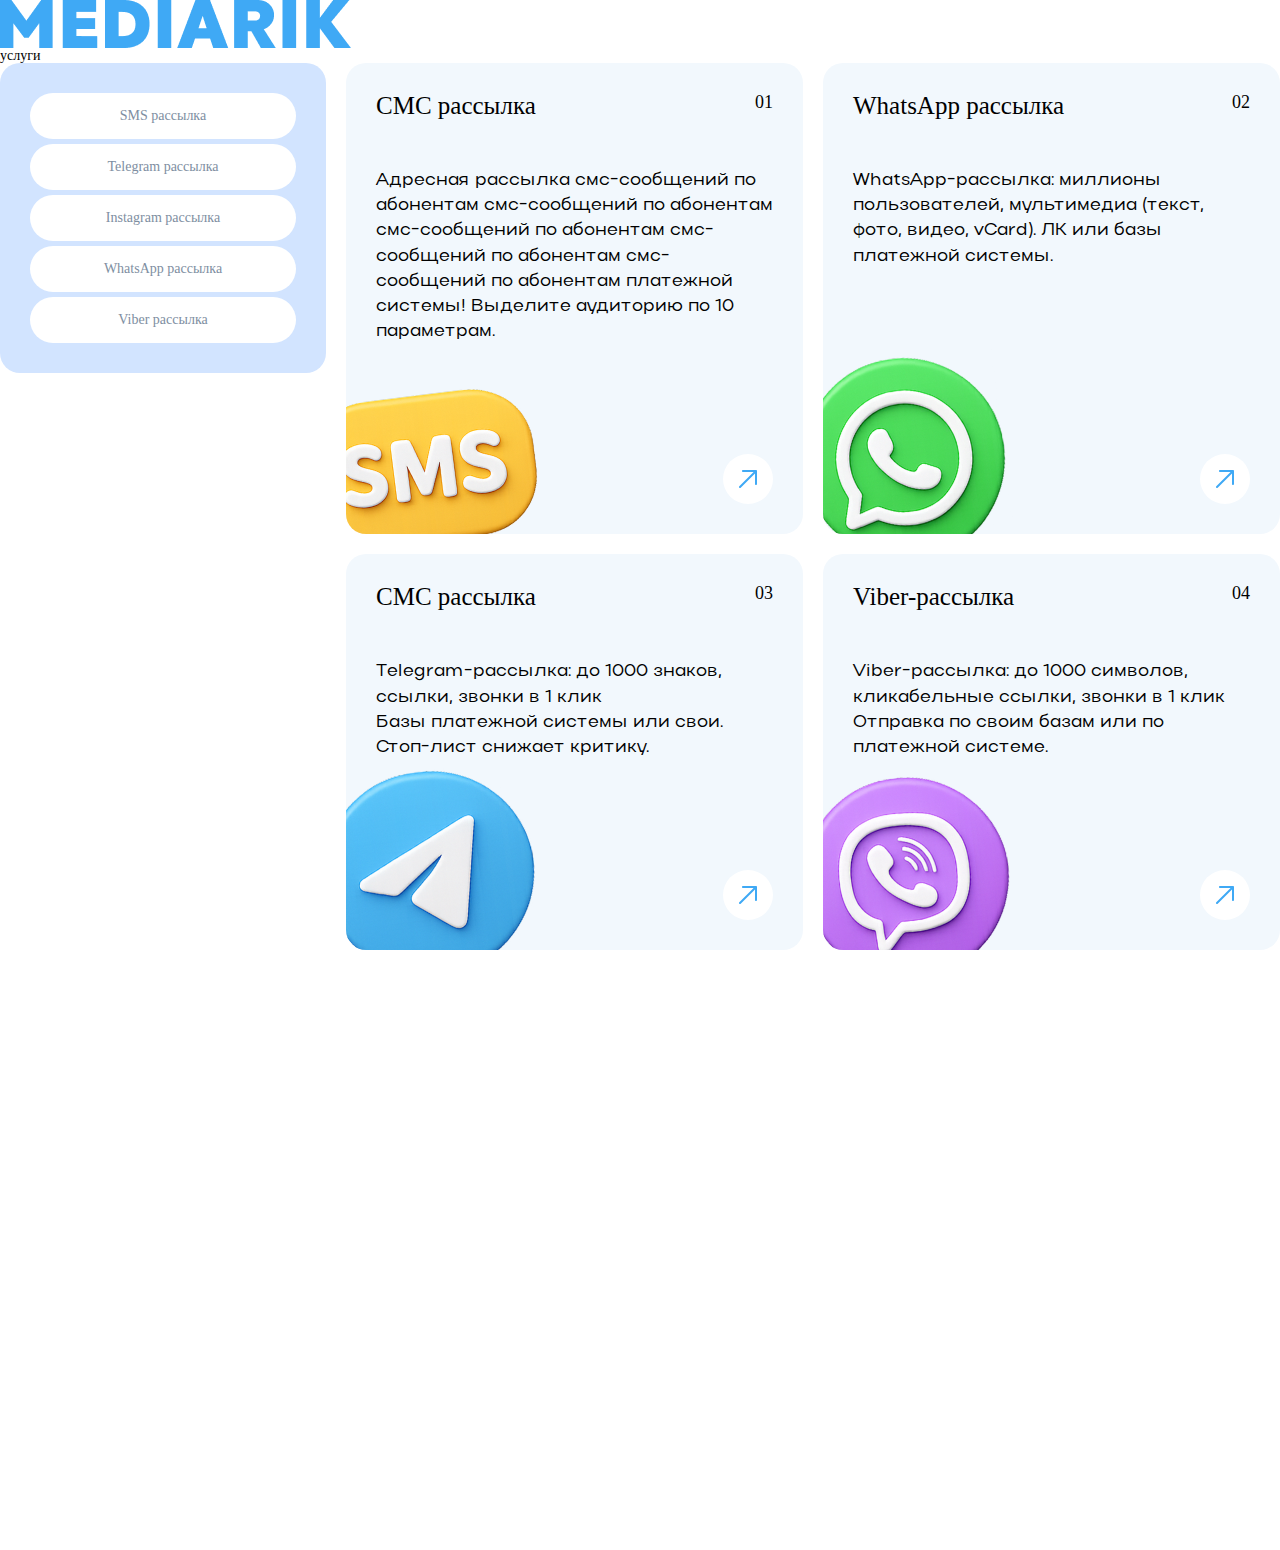
<file: page-services.html>
<!DOCTYPE html>
<html lang="ru">

<head>
  <meta charset="UTF-8">
  <meta name="viewport" content="width=device-width, initial-scale=1.0">
  <link rel="stylesheet" href="css/main.css">

  <script defer src="js\swiper-bundle.js"></script>
  <script defer src="js\initialization.js"></script>
  <script defer src="js/reviews.js"></script>
  <script defer src="js/tabs.js"></script>
  <script defer src="js/accordion.js"></script>
  <script defer src="js/main.js"></script>
</head>
<div class="wrapper">
  <header class="haeder"></header>
  <main class="main">
    <section class="services">
      <div class="container">
        <div class="top-box">
          <div class="title-box">
            <img src="images\Group.png" alt="">
            <h2 class="top-title">услуги</h2>
          </div>
        </div>
        <div class="services__cards-section">
          <div class="services__menu">
            <div class="services__menu-btn-box">
              <div class="services__menu-title">Выбрать услугу</div>
              <div class="services__menu-icon">
                <svg width="22" height="12" viewBox="0 0 22 12" fill="none" xmlns="http://www.w3.org/2000/svg">
                  <path d="M21.7071 1.70757L11.7071 11.7076C11.6142 11.8005 11.5039 11.8743 11.3825 11.9246C11.2611 11.975 11.131 12.0009 10.9996 12.0009C10.8682 12.0009 10.738 11.975 10.6166 11.9246C10.4952 11.8743 10.385 11.8005 10.2921 11.7076L0.292079 1.70757C0.104439 1.51993 -0.000976562 1.26543 -0.000976562 1.00007C-0.000976562 0.734704 0.104439 0.480208 0.292079 0.292567C0.47972 0.104927 0.734215 -0.000488281 0.999579 -0.000488281C1.26494 -0.000488281 1.51944 0.104927 1.70708 0.292567L10.9996 9.58632L20.2921 0.292567C20.385 0.199657 20.4953 0.125957 20.6167 0.0756741C20.7381 0.0253914 20.8682 -0.000488281 20.9996 -0.000488281C21.131 -0.000488281 21.2611 0.0253914 21.3825 0.0756741C21.5039 0.125957 21.6142 0.199657 21.7071 0.292567C21.8 0.385477 21.8737 0.495778 21.924 0.617171C21.9743 0.738564 22.0001 0.868673 22.0001 1.00007C22.0001 1.13146 21.9743 1.26157 21.924 1.38296C21.8737 1.50436 21.8 1.61466 21.7071 1.70757Z" fill="#3FA9F5" />
                </svg>
              </div>
            </div>
            <ul class="services__menu-list">
              <li> <a href="##" class="services__menu-link">SMS рассылка</a></li>
              <li> <a href="##" class="services__menu-link">Telegram рассылка</a></li>
              <li> <a href="##" class="services__menu-link">Instagram рассылка</a></li>
              <li> <a href="##" class="services__menu-link">WhatsApp рассылка</a></li>
              <li> <a href="##" class="services__menu-link">Viber рассылка</a></li>
            </ul>
          </div>

          <div class="direction__card-box  services__cards-box">
            <div class="card">
              <a href="##" class="card__link"></a>
              <div class="card__content">
                <div class="card__top-box">
                  <h3 class="card__title"> СМС рассылка </h3>
                  <div class="card__number">01</div>
                </div>
                <div class="card__description">
                  <p class="text">Адресная рассылка смс-сообщений по абонентам смс-сообщений по абонентам смс-сообщений по абонентам смс-сообщений по абонентам смс-сообщений по абонентам платежной системы! Выделите аудиторию по 10 параметрам.</p>
                </div>
              </div>
              <a href="##" class="button services__btn">
                <svg class="button-svg" width="18" height="18" viewBox="0 0 18 18" fill="none" xmlns="http://www.w3.org/2000/svg">
                  <path d="M18.0006 13.9999V0.999931C18.0006 0.734715 17.8952 0.48036 17.7077 0.292824C17.5201 0.105288 17.2658 -6.86646e-05 17.0006 -6.86646e-05H4.00056C3.73534 -6.86646e-05 3.48099 0.105288 3.29345 0.292824C3.10591 0.48036 3.00056 0.734715 3.00056 0.999931C3.00056 1.26515 3.10591 1.5195 3.29345 1.70704C3.48099 1.89458 3.73534 1.99993 4.00056 1.99993H14.5868L0.293056 16.2924C0.105415 16.4801 -1.97712e-09 16.7346 0 16.9999C1.97712e-09 17.2653 0.105415 17.5198 0.293056 17.7074C0.480697 17.8951 0.735192 18.0005 1.00056 18.0005C1.26592 18.0005 1.52042 17.8951 1.70806 17.7074L16.0006 3.41368V13.9999C16.0006 14.2651 16.1059 14.5195 16.2934 14.707C16.481 14.8946 16.7353 14.9999 17.0006 14.9999C17.2658 14.9999 17.5201 14.8946 17.7077 14.707C17.8952 14.5195 18.0006 14.2651 18.0006 13.9999Z" />
                </svg>
              </a>
              <img src="images\services-icon\смс.png" alt="" class="card__img">
            </div>
            <div class="card">
              <a href="##" class="card__link"></a>
              <div class="card__content">
                <div class="card__top-box">
                  <h3 class="card__title">WhatsApp рассылка</h3>
                  <div class="card__number">02</div>
                </div>
                <div class="card__description">
                  <p class="text">WhatsApp-рассылка: миллионы пользователей, мультимедиа (текст, фото, видео, vCard). ЛК или базы платежной системы.</p>
                </div>
              </div>
              <a href="##" class="button services__btn">
                <svg class="button-svg" width="18" height="18" viewBox="0 0 18 18" fill="none" xmlns="http://www.w3.org/2000/svg">
                  <path d="M18.0006 13.9999V0.999931C18.0006 0.734715 17.8952 0.48036 17.7077 0.292824C17.5201 0.105288 17.2658 -6.86646e-05 17.0006 -6.86646e-05H4.00056C3.73534 -6.86646e-05 3.48099 0.105288 3.29345 0.292824C3.10591 0.48036 3.00056 0.734715 3.00056 0.999931C3.00056 1.26515 3.10591 1.5195 3.29345 1.70704C3.48099 1.89458 3.73534 1.99993 4.00056 1.99993H14.5868L0.293056 16.2924C0.105415 16.4801 -1.97712e-09 16.7346 0 16.9999C1.97712e-09 17.2653 0.105415 17.5198 0.293056 17.7074C0.480697 17.8951 0.735192 18.0005 1.00056 18.0005C1.26592 18.0005 1.52042 17.8951 1.70806 17.7074L16.0006 3.41368V13.9999C16.0006 14.2651 16.1059 14.5195 16.2934 14.707C16.481 14.8946 16.7353 14.9999 17.0006 14.9999C17.2658 14.9999 17.5201 14.8946 17.7077 14.707C17.8952 14.5195 18.0006 14.2651 18.0006 13.9999Z" />
                </svg>
              </a>
              <img src="images\services-icon\вацап.png" alt="" class="card__img">
            </div>
            <div class="card">
              <a href="##" class="card__link"></a>
              <div class="card__content">
                <div class="card__top-box">
                  <h3 class="card__title"> СМС рассылка </h3>
                  <div class="card__number">03</div>
                </div>
                <div class="card__description">
                  <p class="text">Telegram-рассылка: до 1000 знаков, ссылки, звонки в 1 клик </p>
                  <p class="text">Базы платежной системы или свои.</p>
                  <p class="text">Стоп-лист снижает критику.</p>
                </div>
              </div>
              <a href="##" class="button services__btn">
                <svg class="button-svg" width="18" height="18" viewBox="0 0 18 18" fill="none" xmlns="http://www.w3.org/2000/svg">
                  <path d="M18.0006 13.9999V0.999931C18.0006 0.734715 17.8952 0.48036 17.7077 0.292824C17.5201 0.105288 17.2658 -6.86646e-05 17.0006 -6.86646e-05H4.00056C3.73534 -6.86646e-05 3.48099 0.105288 3.29345 0.292824C3.10591 0.48036 3.00056 0.734715 3.00056 0.999931C3.00056 1.26515 3.10591 1.5195 3.29345 1.70704C3.48099 1.89458 3.73534 1.99993 4.00056 1.99993H14.5868L0.293056 16.2924C0.105415 16.4801 -1.97712e-09 16.7346 0 16.9999C1.97712e-09 17.2653 0.105415 17.5198 0.293056 17.7074C0.480697 17.8951 0.735192 18.0005 1.00056 18.0005C1.26592 18.0005 1.52042 17.8951 1.70806 17.7074L16.0006 3.41368V13.9999C16.0006 14.2651 16.1059 14.5195 16.2934 14.707C16.481 14.8946 16.7353 14.9999 17.0006 14.9999C17.2658 14.9999 17.5201 14.8946 17.7077 14.707C17.8952 14.5195 18.0006 14.2651 18.0006 13.9999Z" />
                </svg>
              </a>
              <img src="images\services-icon\телеграмм.png" alt="" class="card__img">
            </div>
            <div class="card">
              <a href="##" class="card__link"></a>
              <div class="card__content">
                <div class="card__top-box">
                  <h3 class="card__title">Viber-рассылка</h3>
                  <div class="card__number">04</div>
                </div>
                <div class="card__description">
                  <p class="text">Viber-рассылка: до 1000 символов, кликабельные ссылки, звонки в 1 клик</p>
                  <p class="text">Отправка по своим базам или по платежной системе.</p>
                </div>
              </div>
              <a href="##" class="button services__btn">
                <svg class="button-svg" width="18" height="18" viewBox="0 0 18 18" fill="none" xmlns="http://www.w3.org/2000/svg">
                  <path d="M18.0006 13.9999V0.999931C18.0006 0.734715 17.8952 0.48036 17.7077 0.292824C17.5201 0.105288 17.2658 -6.86646e-05 17.0006 -6.86646e-05H4.00056C3.73534 -6.86646e-05 3.48099 0.105288 3.29345 0.292824C3.10591 0.48036 3.00056 0.734715 3.00056 0.999931C3.00056 1.26515 3.10591 1.5195 3.29345 1.70704C3.48099 1.89458 3.73534 1.99993 4.00056 1.99993H14.5868L0.293056 16.2924C0.105415 16.4801 -1.97712e-09 16.7346 0 16.9999C1.97712e-09 17.2653 0.105415 17.5198 0.293056 17.7074C0.480697 17.8951 0.735192 18.0005 1.00056 18.0005C1.26592 18.0005 1.52042 17.8951 1.70806 17.7074L16.0006 3.41368V13.9999C16.0006 14.2651 16.1059 14.5195 16.2934 14.707C16.481 14.8946 16.7353 14.9999 17.0006 14.9999C17.2658 14.9999 17.5201 14.8946 17.7077 14.707C17.8952 14.5195 18.0006 14.2651 18.0006 13.9999Z" />
                </svg>
              </a>
              <img src="images\services-icon\вайбер.png" alt="" class="card__img">
            </div>
          </div>
        </div>
      </div>
    </section>
  </main>
  <footer class="footer">
    <div class="container">
      <div class="box"></div>
    </div>
  </footer>
</div>
</body>
</file>
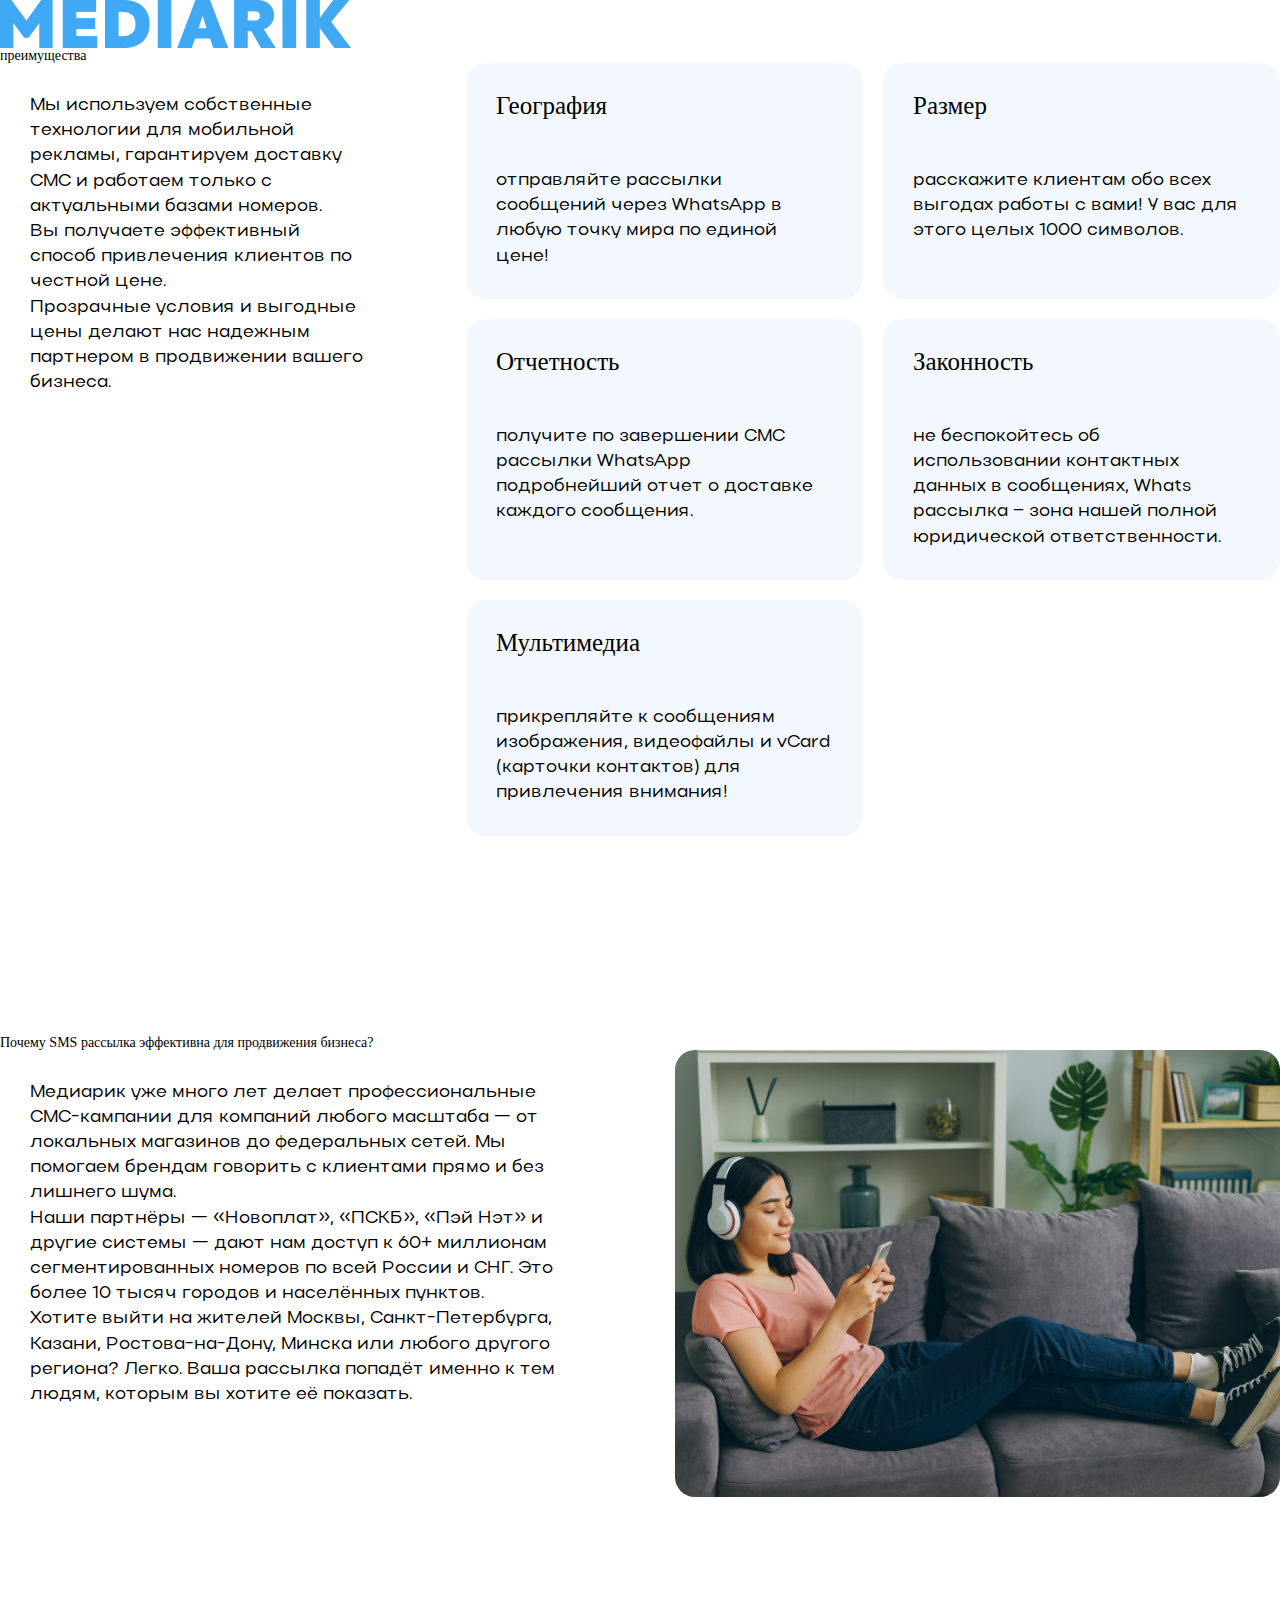
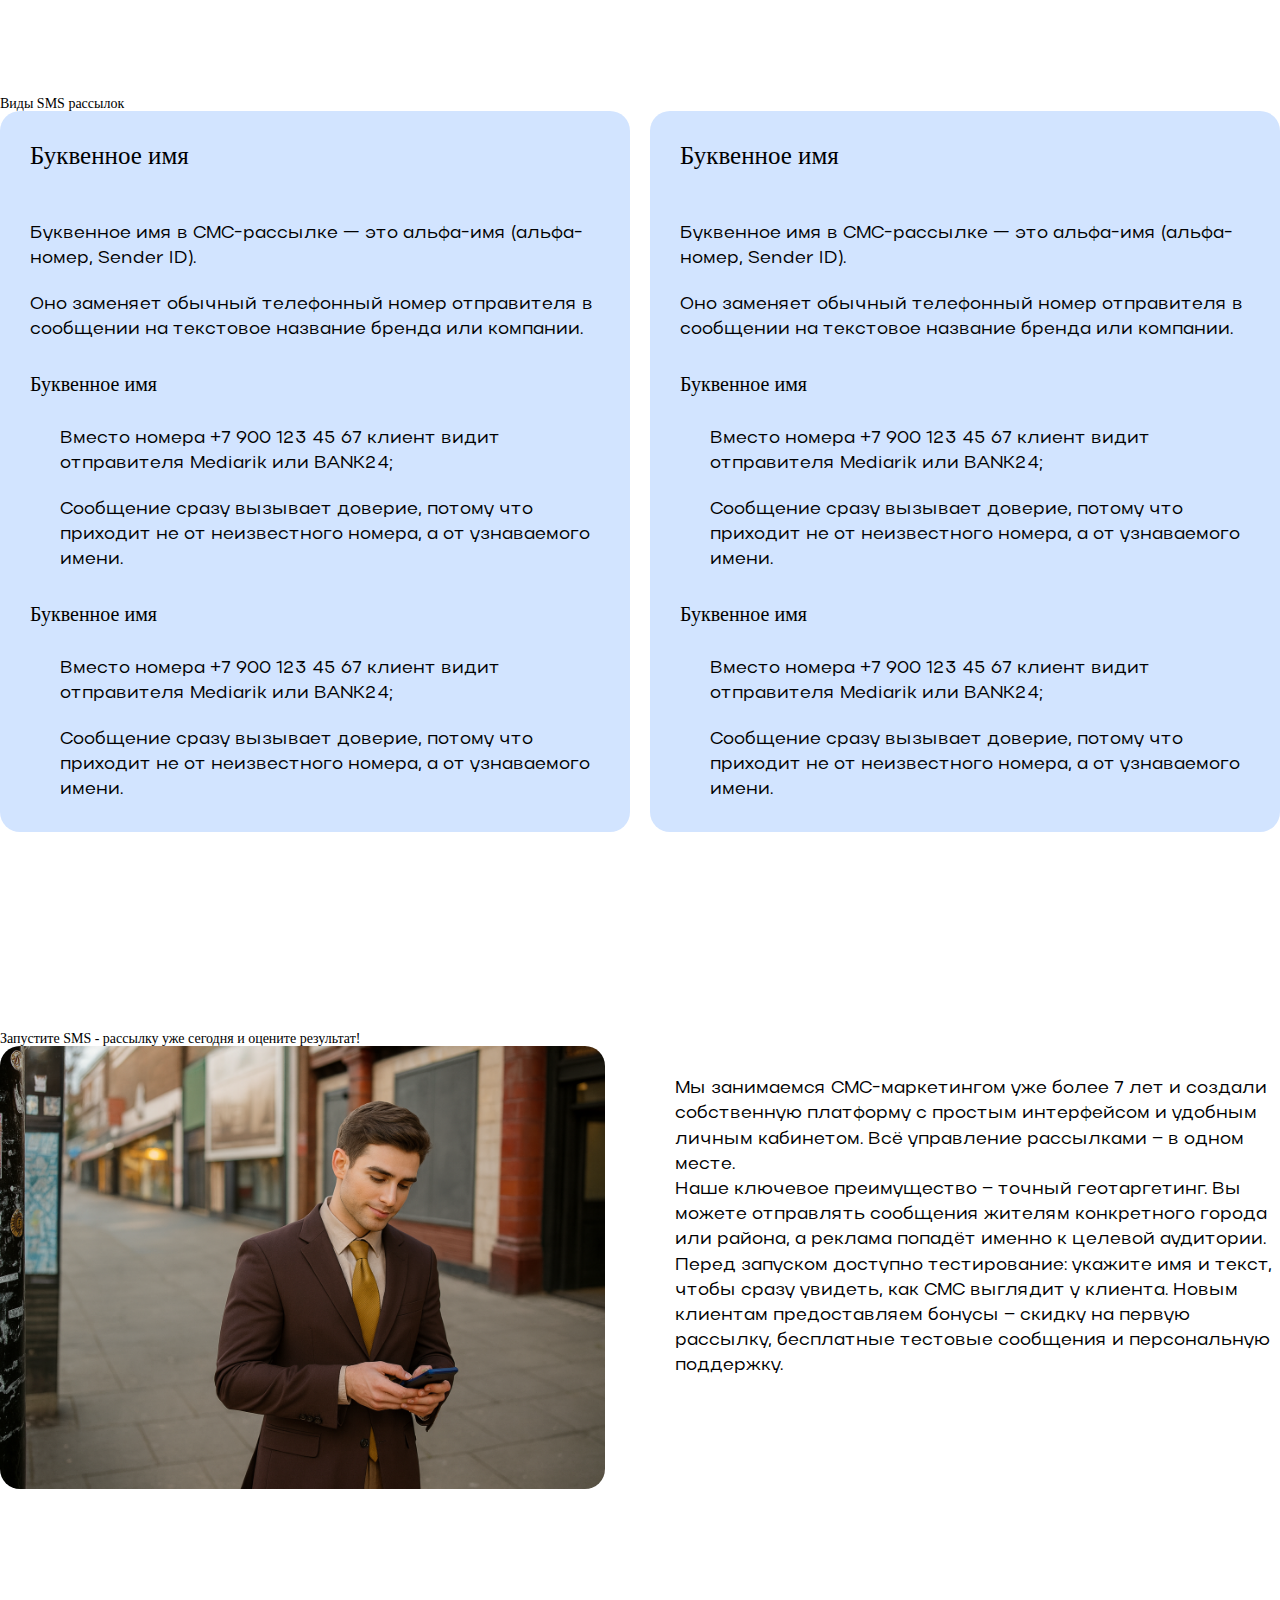
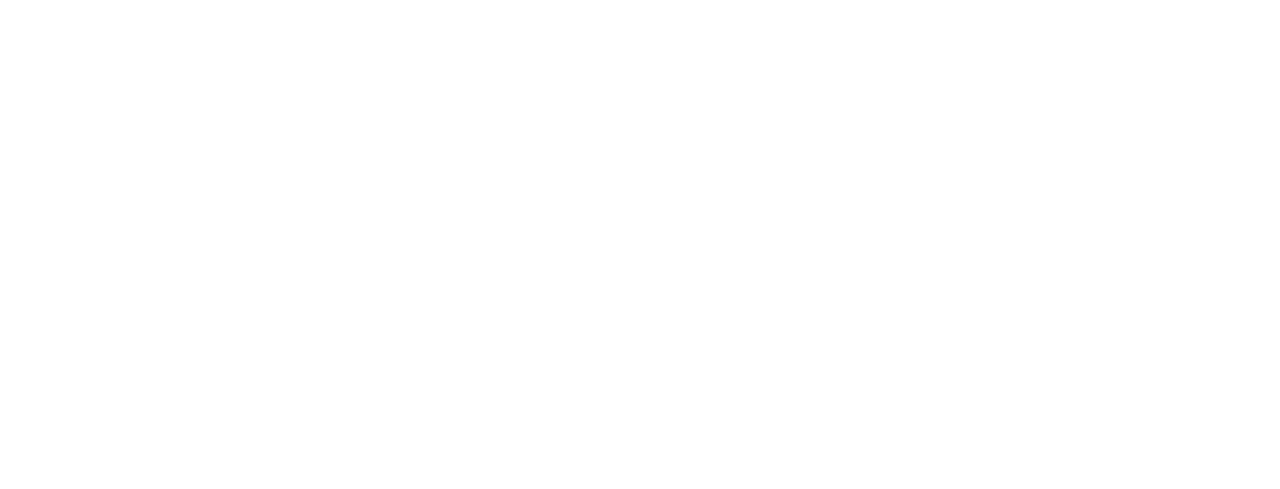
<file: page-sms.html>
<!DOCTYPE html>
<html lang="ru">

<head>
  <meta charset="UTF-8">
  <meta name="viewport" content="width=device-width, initial-scale=1.0">
  <link rel="stylesheet" href="css/main.css">

  <script defer src="js\swiper-bundle.js"></script>
  <script defer src="js\initialization.js"></script>
  <script defer src="js/reviews.js"></script>
  <script defer src="js/tabs.js"></script>
  <script defer src="js/accordion.js"></script>
  <script defer src="js/main.js"></script>
</head>
<div class="wrapper">
  <header class="haeder"></header>
  <main class="main">
    <section class="advantages">
      <div class="container">
        <div class="advantages__content-box">
          <div class="top-box">
            <div class="title-box">
              <img src="images\Group.png" alt="">
              <h2 class="top-title"> преимущества</h2>
            </div>
          </div>
          <div class="advantages__content">
            <div class="advantages__column-left">
              <div class="advantages__discription">
                <p class="text">Мы используем собственные технологии для мобильной рекламы, гарантируем доставку СМС и работаем только с актуальными базами номеров.</p>
                <p class="text">Вы получаете эффективный способ привлечения клиентов по честной цене.</p>
                <p class="text">Прозрачные условия и выгодные цены делают нас надежным партнером в продвижении вашего бизнеса.</p>
              </div>
              <button class="btn btn-accent-hover open-popup advantages-btn-none">Заказать услугу</button>
            </div>
            <div class="advantages__column-right card-5 ">
              <!-- card-6 card-7 -->
              <div class="card">
                <div class="card__content advantages-content">
                  <div class="card__top-box">
                    <h3 class="card__title">География</h3>
                  </div>
                  <div class="card__description advantages-description">
                    <p class="text">отправляйте рассылки сообщений через WhatsApp в любую точку мира по единой цене!</p>
                  </div>
                </div>
              </div>
              <div class="card">
                <div class="card__content advantages-content">
                  <div class="card__top-box">
                    <h3 class="card__title">Размер</h3>
                  </div>
                  <div class="card__description advantages-description">
                    <p class="text">расскажите клиентам обо всех выгодах работы с вами! У вас для этого целых 1000 символов.</p>
                  </div>
                </div>
              </div>
              <div class="card">
                <div class="card__content advantages-content">
                  <div class="card__top-box">
                    <h3 class="card__title">Отчетность</h3>
                  </div>
                  <div class="card__description advantages-description">
                    <p class="text">получите по завершении СМС рассылки WhatsApp подробнейший отчет
                      о доставке каждого сообщения.</p>
                  </div>
                </div>
              </div>
              <div class="card">
                <div class="card__content advantages-content">
                  <div class="card__top-box">
                    <h3 class="card__title">Законность</h3>
                  </div>
                  <div class="card__description advantages-description">
                    <p class="text">не беспокойтесь об использовании контактных данных
                      в сообщениях, Whats рассылка – зона нашей полной юридической ответственности.</p>
                  </div>
                </div>
              </div>
              <div class="card">
                <div class="card__content advantages-content">
                  <div class="card__top-box">
                    <h3 class="card__title">Мультимедиа </h3>
                  </div>
                  <div class="card__description advantages-description">
                    <p class="text">прикрепляйте к сообщениям изображения, видеофайлы и vCard (карточки контактов) для привлечения внимания!</p>
                  </div>
                </div>
              </div>
            </div>
          </div>
          <button class="btn btn-accent-hover advantages-btn-bottom open-popup">Заказать услугу</button>

        </div>
      </div>
    </section>
    <section class="why">
      <div class="container">
        <div class="why__content">
          <div class="top-box">
            <div class="title-box">
              <h2 class="top-title">Почему SMS рассылка эффективна для продвижения бизнеса?</h2>
            </div>
          </div>
          <div class="why__info-box why-info">
            <div class="why-info__column-left">
              <div class="why-info__description">
                <p class="text">Медиарик уже много лет делает профессиональные СМС-кампании для компаний любого масштаба — от локальных магазинов до федеральных сетей. Мы помогаем брендам говорить с клиентами прямо и без лишнего шума.</p>
                <p class="text">Наши партнёры — «Новоплат», «ПСКБ», «Пэй Нэт» и другие системы — дают нам доступ к 60+ миллионам сегментированных номеров по всей России и СНГ. Это более 10 тысяч городов и населённых пунктов.</p>
                <p class="text">Хотите выйти на жителей Москвы, Санкт-Петербурга, Казани, Ростова-на-Дону, Минска или любого другого региона? Легко. Ваша рассылка попадёт именно к тем людям, которым вы хотите её показать.</p>
              </div>
              <button class="btn btn-accent-hover open-popup">Заказать услугу</button>
            </div>
            <div class="why-info__column-right">
              <img src="images\why__info.png" alt="">
            </div>
          </div>
        </div>
      </div>
    </section>
    <section class="species">
      <div class="container">
        <div class="species__content">
          <div class="top-box">
            <div class="title-box">
              <h2 class="top-title">Виды SMS рассылок</h2>
            </div>
          </div>
          <div class="species__info-box">
            <div class="species__column">
              <h3 class="species__column-title">Буквенное имя</h3>
              <div class="species__column-description">
                <p class="text">Буквенное имя в СМС-рассылке — это альфа-имя (альфа-номер, Sender ID).</p>
                <p class="text">Оно заменяет обычный телефонный номер отправителя в сообщении на текстовое название бренда или компании.</p>
              </div>
              <div class="example-block">
                <div class="example-card">
                  <h4 class="example-card__title">Буквенное имя</h4>
                  <ul class="example-card__list">
                    <li class="example-card__item">
                      <p class="text">Вместо номера +7 900 123 45 67 клиент видит отправителя Mediarik или BANK24;</p>
                    </li>
                    <li class="example-card__item">
                      <p class="text">Cообщение сразу вызывает доверие, потому что приходит не от неизвестного номера, а от узнаваемого имени.</p>
                    </li>
                  </ul>
                </div>
                <div class="example-card">
                  <h4 class="example-card__title">Буквенное имя</h4>
                  <ul class="example-card__list">
                    <li class="example-card__item">
                      <p class="text">Вместо номера +7 900 123 45 67 клиент видит отправителя Mediarik или BANK24;</p>
                    </li>
                    <li class="example-card__item">
                      <p class="text">Cообщение сразу вызывает доверие, потому что приходит не от неизвестного номера, а от узнаваемого имени.</p>
                    </li>
                  </ul>
                </div>

              </div>
            </div>
            <div class="species__column">
              <h3 class="species__column-title">Буквенное имя</h3>
              <div class="species__column-description">
                <p class="text">Буквенное имя в СМС-рассылке — это альфа-имя (альфа-номер, Sender ID).</p>
                <p class="text">Оно заменяет обычный телефонный номер отправителя в сообщении на текстовое название бренда или компании.</p>
              </div>
              <div class="example-block">
                <div class="example-card">
                  <h4 class="example-card__title">Буквенное имя</h4>
                  <ul class="example-card__list">
                    <li class="example-card__item">
                      <p class="text">Вместо номера +7 900 123 45 67 клиент видит отправителя Mediarik или BANK24;</p>
                    </li>
                    <li class="example-card__item">
                      <p class="text">Cообщение сразу вызывает доверие, потому что приходит не от неизвестного номера, а от узнаваемого имени.</p>
                    </li>
                  </ul>
                </div>
                <div class="example-card">
                  <h4 class="example-card__title">Буквенное имя</h4>
                  <ul class="example-card__list">
                    <li class="example-card__item">
                      <p class="text">Вместо номера +7 900 123 45 67 клиент видит отправителя Mediarik или BANK24;</p>
                    </li>
                    <li class="example-card__item">
                      <p class="text">Cообщение сразу вызывает доверие, потому что приходит не от неизвестного номера, а от узнаваемого имени.</p>
                    </li>
                  </ul>
                </div>
              </div>
            </div>
          </div>
        </div>
      </div>
    </section>
    <section class="why">
      <div class="container">
        <div class="why__content">
          <div class="top-box">
            <div class="title-box">
              <h2 class="top-title">Запустите SMS - рассылку уже сегодня и оцените результат!</h2>
            </div>
          </div>
          <div class="why__info-box why-info why-info-reverce ">
            <div class="why-info__column-left">
              <div class="why-info__description">
                <p class="text">Мы занимаемся СМС-маркетингом уже более 7 лет и создали собственную платформу с простым интерфейсом и удобным личным кабинетом. Всё управление рассылками – в одном месте.</p>
                <p class="text">Наше ключевое преимущество – точный геотаргетинг. Вы можете отправлять сообщения жителям конкретного города или района, а реклама попадёт именно к целевой аудитории.</p>
                <p class="text">Перед запуском доступно тестирование: укажите имя и текст, чтобы сразу увидеть, как СМС выглядит у клиента. Новым клиентам предоставляем бонусы – скидку на первую рассылку, бесплатные тестовые сообщения и персональную поддержку.</p>
              </div>
              <button class="btn btn-accent-hover open-popup">Заказать услугу</button>
            </div>
            <div class="why-info__column-right">
              <img src="images\11.png" alt="">
            </div>
          </div>
        </div>
      </div>
    </section>


  </main>
  <footer class="footer">
    <div class="container">
      <div class="box"></div>
    </div>
  </footer>
</div>
</body>
</file>
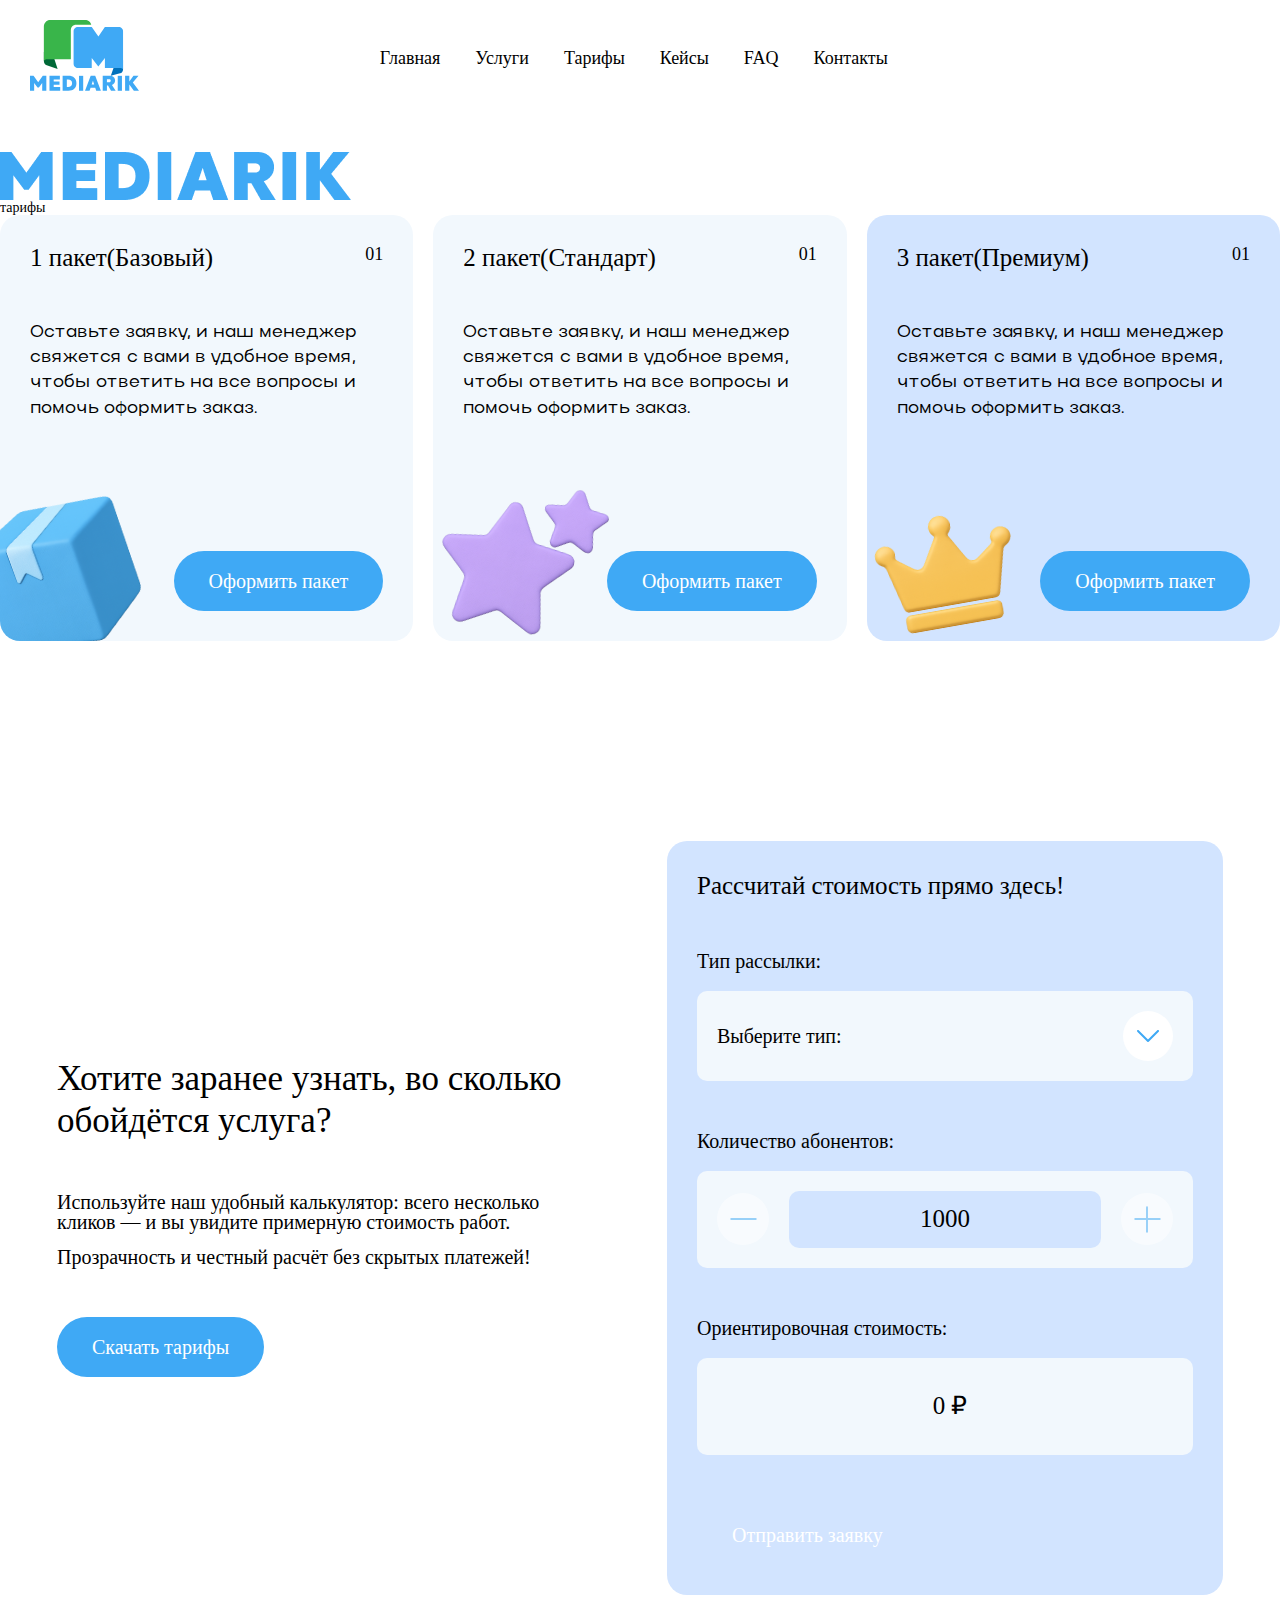
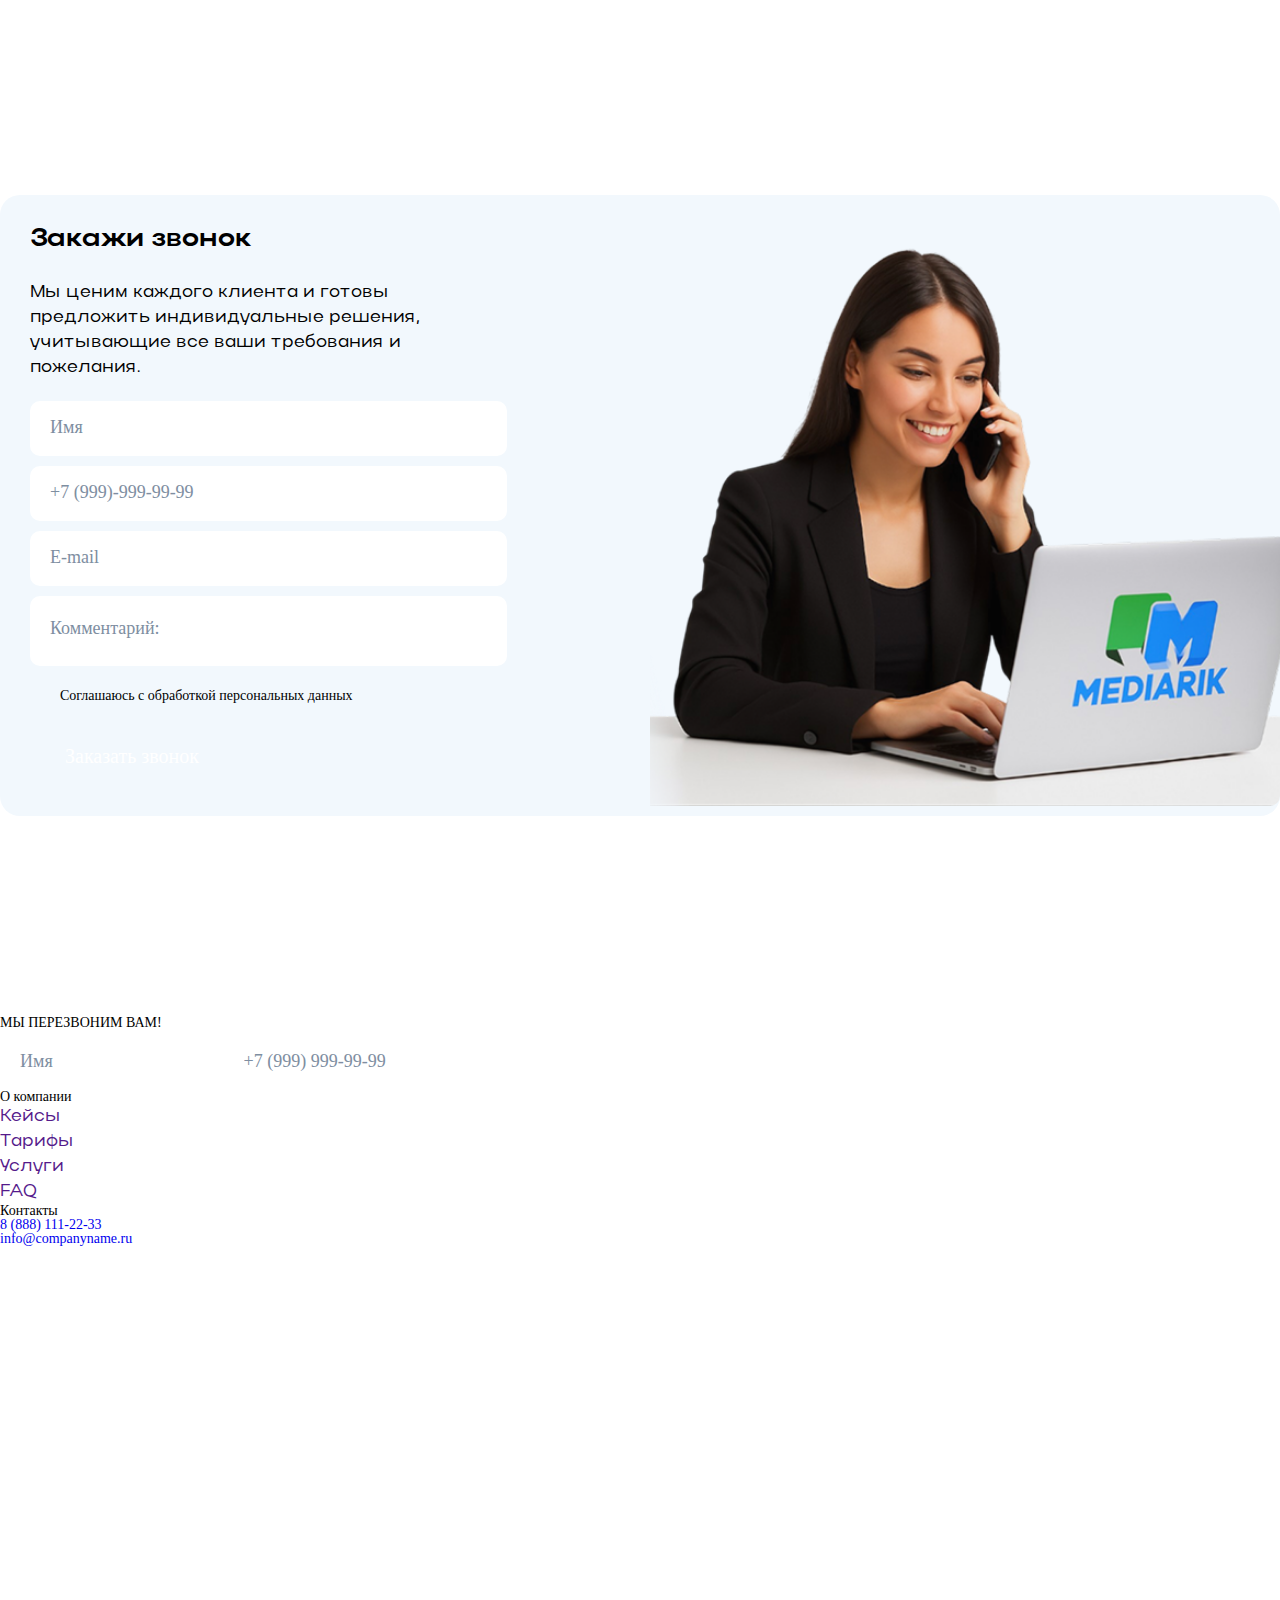
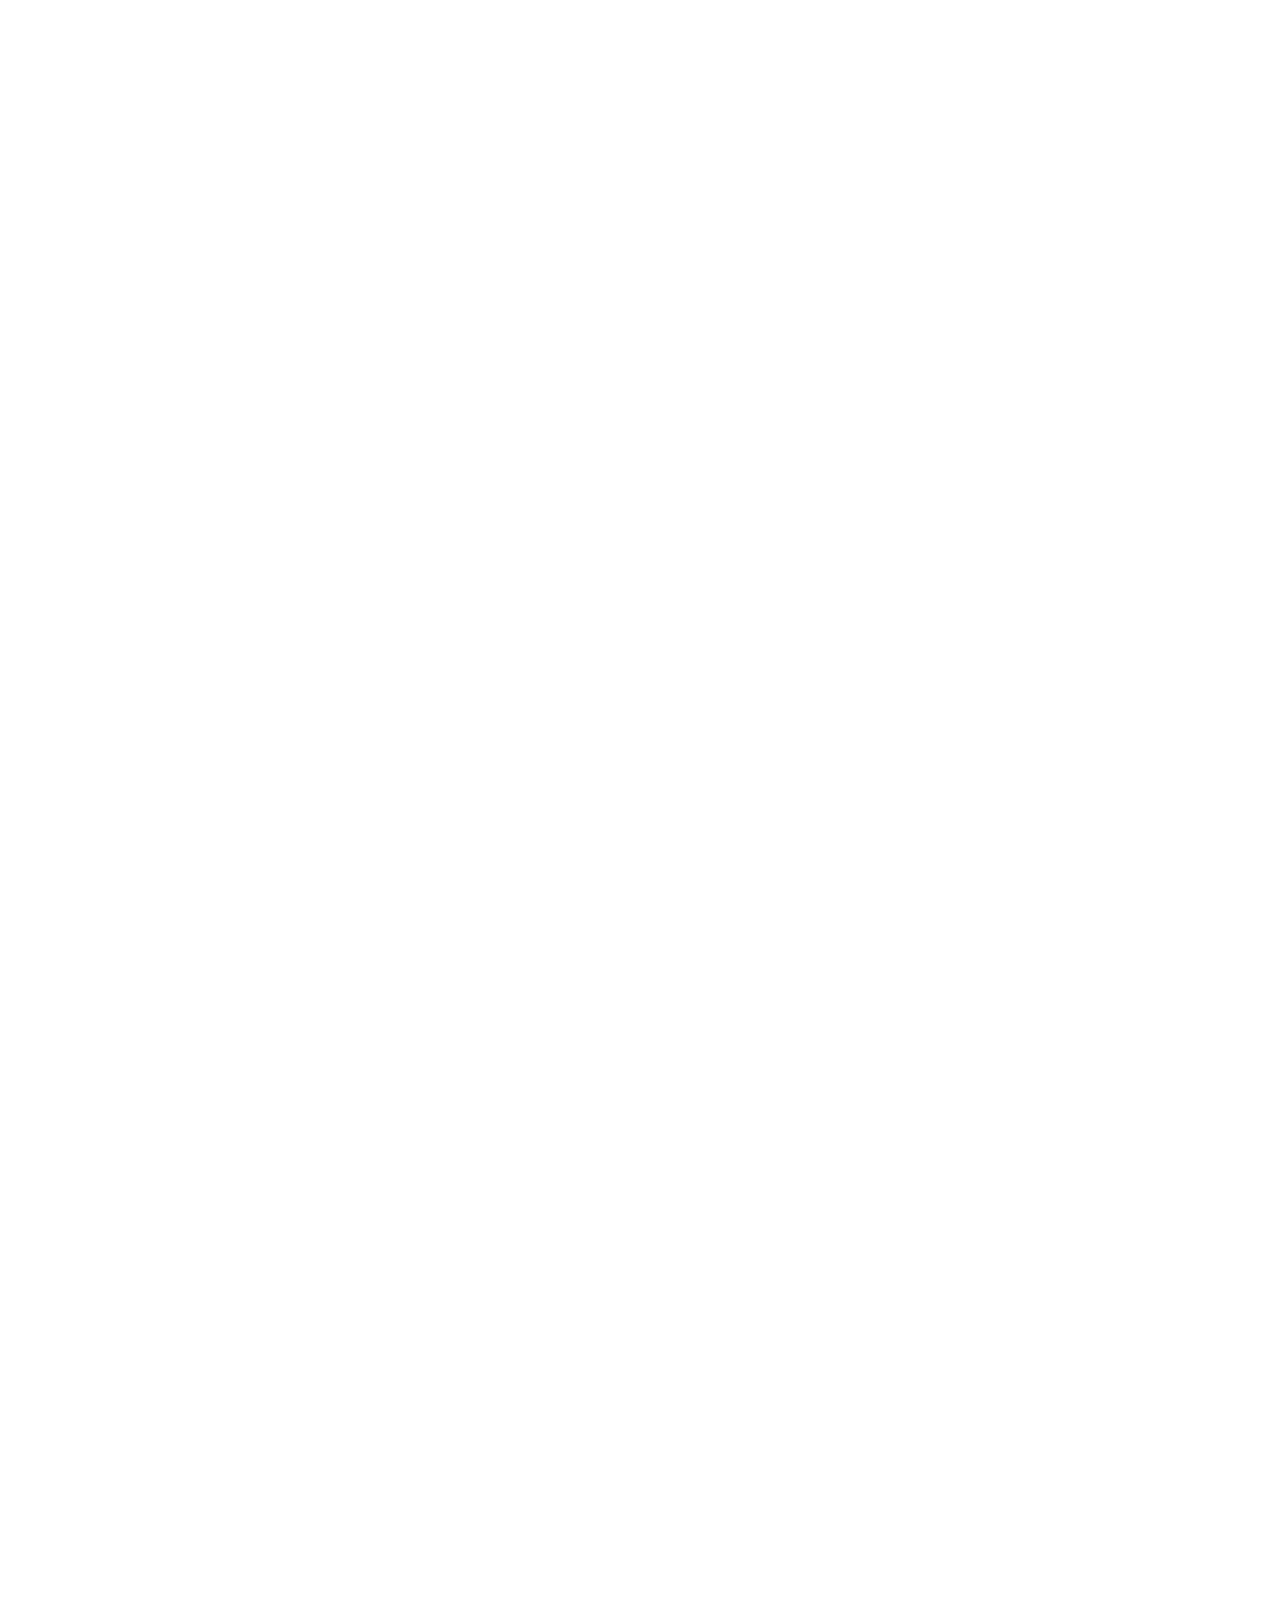
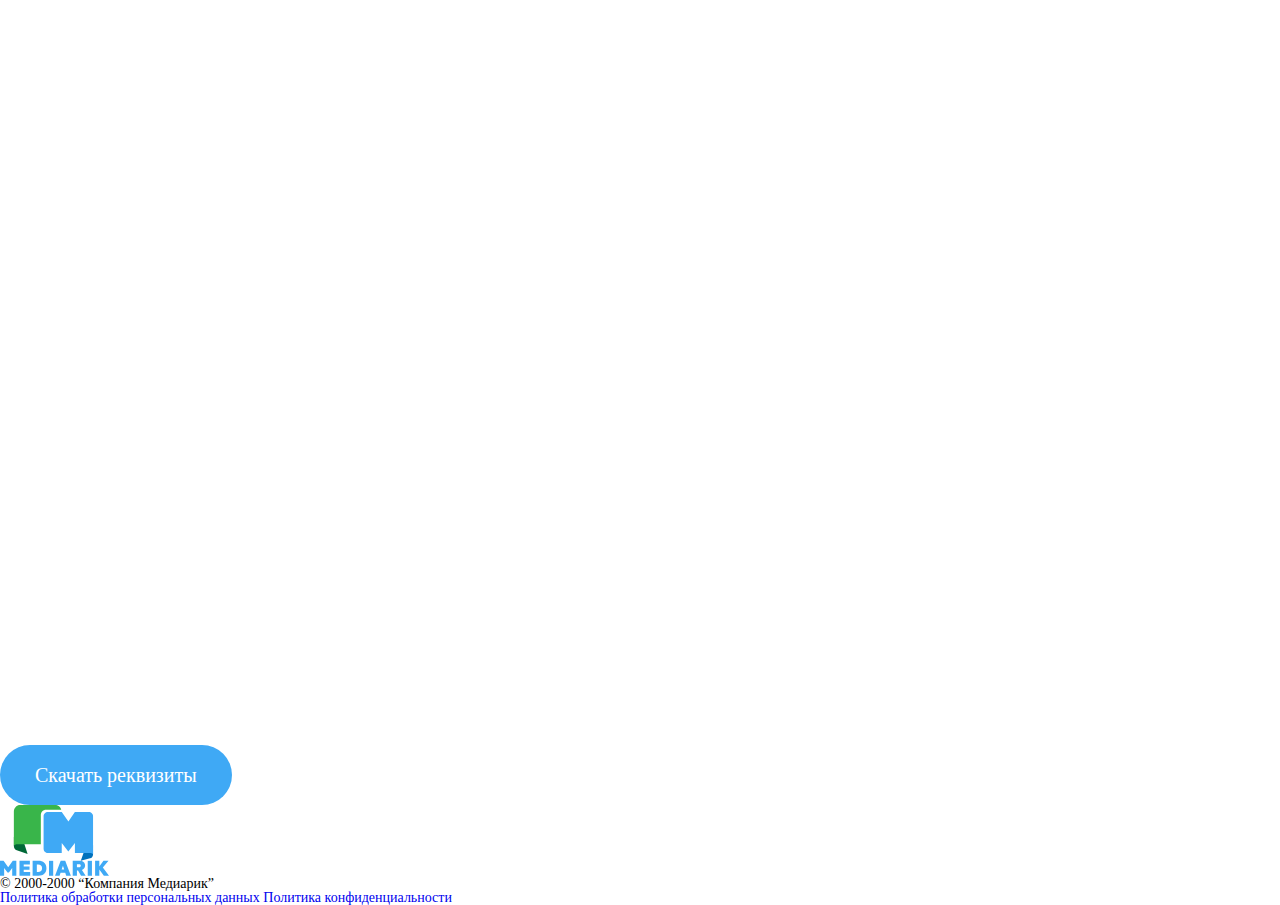
<file: page-tariffs.html>
<!DOCTYPE html>
<html lang="ru">

<head>
  <meta charset="UTF-8">
  <meta name="viewport" content="width=device-width, initial-scale=1.0">
  <link rel="stylesheet" href="css/main.css">


  <script defer src="js\swiper-bundle.js"></script>
  <script defer src="js\initialization.js"></script>
  <script defer src="js/reviews.js"></script>
  <script defer src="js/tabs.js"></script>
  <script defer src="js/accordion.js"></script>
  <script defer src="js/animation-intro.js"></script>
  <script defer src="js/burger.js"></script>
  <script defer src="js/cookie.js"></script>
  <script defer src="js/formClouse.js"></script>
  <script defer src="js/popupValidation.js"></script>
  <script defer src="js/heroAnimation.js"></script>
  <script defer src="js/calculator.js"></script>
  <script defer src="js/main.js"></script>


  <script defer src="js/main.js"></script>
</head>
<div class="wrapper">
  <header class="header">
    <div class="container">
      <div class="header__body">
        <div class="header__top">
          <div class="header__logo">
            <a href="index.html" class="logo-link">
              <img src="images\logo_mediarik_1 1.svg" alt="" class="header__logo">
            </a>
          </div>
          <div class="header-info-inner">
            <nav class="menu">
              <ul class="menu__list">
                <li class="menu__item "><a href="##" class="menu__item-link menu-active">Главная</a></li>
                <li class="menu__item"><a href="page-services.html" class="menu__item-link ">Услуги</a></li>
                <li class="menu__item"><a href="page-tariffs.html" class="menu__item-link ">Тарифы</a></li>
                <li class="menu__item"><a href="page-cases.html" class="menu__item-link ">Кейсы</a></li>
                <li class="menu__item"><a href="index.html#faq" class="menu__item-link ">FAQ</a></li>
                <li class="menu__item"><a href="page-offices.html" class="menu__item-link ">Контакты</a></li>
              </ul>
              <div class="menu__header-contact-box">
                <a href="tel:##">+7 (999)-999-88-88</a>
                <a href="mailto:##">alllll@mail.ru</a>
                <div class="menu__header-contact-soc">

                  <a class="social-link" href="https://t.me/##">
                    <svg class="svg-item" viewBox="0 0 25 26" fill="none" xmlns="http://www.w3.org/2000/svg">
                      <circle cx="12.5" cy="13.4414" r="9.9375" stroke-width="2" />
                      <path d="M17.9583 8.91702C18.0557 8.28775 17.4573 7.79106 16.8978 8.03672L5.75376 12.9296C5.35252 13.1057 5.38187 13.7135 5.79802 13.846L8.09621 14.5779C8.53483 14.7176 9.00979 14.6453 9.3928 14.3807L14.5742 10.801C14.7304 10.693 14.9008 10.9152 14.7673 11.0528L11.0376 14.8982C10.6758 15.2712 10.7476 15.9032 11.1828 16.1762L15.3586 18.7948C15.8269 19.0885 16.4294 18.7934 16.517 18.2275L17.9583 8.91702Z" />
                    </svg>
                  </a>
                  <a class="social-link" href="whatsapp://send?phone=##">
                    <svg class="svg-item" viewBox="0 0 25 26" fill="none" xmlns="http://www.w3.org/2000/svg">
                      <path fill-rule="evenodd" clip-rule="evenodd" d="M12.5 24.3789C18.5406 24.3789 23.4375 19.482 23.4375 13.4414C23.4375 7.40079 18.5406 2.50391 12.5 2.50391C6.45939 2.50391 1.5625 7.40079 1.5625 13.4414C1.5625 15.403 2.0789 17.244 2.98318 18.8359L1.5625 24.3789L7.27724 23.0537C8.8292 23.8988 10.6085 24.3789 12.5 24.3789ZM12.5 22.6962C17.6113 22.6962 21.7548 18.5527 21.7548 13.4414C21.7548 8.33012 17.6113 4.1866 12.5 4.1866C7.38871 4.1866 3.24519 8.33012 3.24519 13.4414C3.24519 15.4149 3.86289 17.2441 4.9155 18.7463L4.08654 21.8549L7.24995 21.064C8.74169 22.0934 10.5504 22.6962 12.5 22.6962Z" />
                      <path d="M9.76564 8.36336C9.50559 7.84103 9.10666 7.88728 8.70365 7.88728C7.98341 7.88728 6.86035 8.75 6.86035 10.3556C6.86035 11.6715 7.44019 13.1119 9.39408 15.2667C11.2797 17.3462 13.7573 18.4219 15.8142 18.3853C17.8711 18.3487 18.2943 16.5786 18.2943 15.9809C18.2943 15.7159 18.1299 15.5838 18.0166 15.5478C17.3157 15.2114 16.0229 14.5847 15.7288 14.4669C15.4346 14.3491 15.281 14.5084 15.1856 14.5951C14.9188 14.8493 14.39 15.5984 14.209 15.7669C14.0279 15.9354 13.758 15.8502 13.6457 15.7865C13.2324 15.6206 12.1117 15.1221 11.2183 14.2561C10.1135 13.1852 10.0487 12.8167 9.84055 12.4887C9.67403 12.2263 9.79622 12.0653 9.8572 11.995C10.0952 11.7203 10.4239 11.2963 10.5713 11.0855C10.7187 10.8748 10.6017 10.5549 10.5315 10.3556C10.2295 9.49861 9.97368 8.78122 9.76564 8.36336Z" />
                    </svg>
                  </a>
                  <a class="social-lЫink" href="viber://chat?number=%2B##">
                    <svg class="svg-item viber" width="25" height="27" viewBox="0 0 25 27" fill="none" xmlns="http://www.w3.org/2000/svg">
                      <path fill-rule="evenodd" clip-rule="evenodd" d="M25 12.178C25 4.53512 22.3462 1.0293 13.5 1.0293C4.65385 1.0293 2 4.53512 2 12.178C2 17.6172 3.3441 20.9611 7.30769 22.4372V25.0105C7.30769 25.9577 8.47917 26.3903 9.086 25.6673L11.1313 23.2302C11.8664 23.2947 12.655 23.3267 13.5 23.3267C22.3462 23.3267 25 19.8209 25 12.178ZM11.62 21.4723C12.2064 21.5195 12.8323 21.5429 13.5 21.5429C20.9852 21.5429 23.2308 18.598 23.2308 12.178C23.2308 5.75799 20.9852 2.81309 13.5 2.81309C6.01479 2.81309 3.76923 5.75799 3.76923 12.178C3.76923 16.7159 4.89114 19.5176 8.19231 20.7703V24.5825C8.19231 24.9149 8.60335 25.0667 8.81628 24.813L11.62 21.4723Z" />
                      <path d="M9.10059 7.79199C9.36139 8.05566 9.76552 8.52015 10.0371 8.91602C10.1792 9.12317 10.3517 9.38707 10.4951 9.61621C10.5667 9.73058 10.6291 9.83419 10.6768 9.91602C10.7291 10.0058 10.7476 10.0444 10.748 10.0449C10.7499 10.0531 10.7528 10.0689 10.7559 10.0918C10.7615 10.1346 10.7646 10.1878 10.7607 10.2432C10.7523 10.3625 10.7177 10.4394 10.6797 10.4795C10.4826 10.6872 10.2124 10.8816 10.1094 10.9473L10.0684 10.9736L10.0332 11.0068C9.80637 11.2228 9.51673 11.7545 9.77832 12.3984C9.99129 12.9224 10.4725 14.0125 11.3271 14.8389C12.1597 15.6437 13.0576 16.0864 13.667 16.2344L13.7256 16.248H13.7666C13.7698 16.2486 13.7741 16.249 13.7793 16.25C13.7879 16.2517 13.7972 16.2543 13.8096 16.2568C13.8891 16.2729 14.0749 16.3135 14.2822 16.2871C14.5128 16.2577 14.7481 16.1508 14.9443 15.9258C15.1687 15.6684 15.3725 15.4 15.4668 15.2715C15.468 15.2703 15.4699 15.2691 15.4717 15.2676C15.4784 15.2615 15.4876 15.2541 15.499 15.2461C15.5226 15.2295 15.5516 15.2135 15.583 15.2021C15.6402 15.1815 15.7101 15.1731 15.7998 15.208C16.2642 15.3888 16.8301 15.8053 17.1143 16.0254C17.3303 16.1927 17.8227 16.5977 18.0459 16.7832V16.7842C18.049 16.7875 18.0808 16.8209 18.0996 16.877C18.1154 16.924 18.1242 16.9925 18.084 17.0918C18.0046 17.2874 17.7573 17.671 17.4219 18.0059C17.0699 18.3571 16.7466 18.5293 16.5342 18.5293C16.5671 18.5293 16.5434 18.5317 16.4209 18.5C16.3187 18.4736 16.1774 18.4315 16.0029 18.3711C15.6541 18.2503 15.183 18.061 14.6377 17.791C13.5456 17.2502 12.1682 16.392 10.8779 15.1279C10.0697 14.3361 9.30243 13.2353 8.70215 12.1992C8.09696 11.1546 7.69364 10.2323 7.58496 9.81055L7.57617 9.77734L7.56348 9.74512L7.52246 9.60449C7.50978 9.54281 7.50038 9.46875 7.5 9.38965C7.49926 9.23439 7.5344 9.09797 7.61035 8.99316C7.90448 8.58745 8.20527 8.20366 8.86914 7.83398C8.88675 7.82423 8.91457 7.81232 8.94922 7.80273C8.98394 7.79314 9.01836 7.78766 9.04785 7.78711C9.10644 7.78606 9.1118 7.80153 9.10059 7.79199Z" stroke-linecap="round" />
                    </svg>
                  </a>
                </div>

              </div>
            </nav>
            <div class="burger__box">
              <span>Меню</span>
              <div class="burger">
                <span class="burger-line"></span>
                <span class="burger-line"></span>
                <span class="burger-line"></span>
              </div>
            </div>
            <div class="header__contact-box">
              <div class="header__contact__phone-box">
                <a class="header__contact__phone" href="tel:##">+7(999)-999-99-99</a>
              </div>
              <div class="header__contact-soc">
                <a class="social-link" href="https://t.me/##">
                  <svg class="svg-item" viewBox="0 0 25 26" fill="none" xmlns="http://www.w3.org/2000/svg">
                    <circle cx="12.5" cy="13.4414" r="9.9375" stroke-width="2" />
                    <path d="M17.9583 8.91702C18.0557 8.28775 17.4573 7.79106 16.8978 8.03672L5.75376 12.9296C5.35252 13.1057 5.38187 13.7135 5.79802 13.846L8.09621 14.5779C8.53483 14.7176 9.00979 14.6453 9.3928 14.3807L14.5742 10.801C14.7304 10.693 14.9008 10.9152 14.7673 11.0528L11.0376 14.8982C10.6758 15.2712 10.7476 15.9032 11.1828 16.1762L15.3586 18.7948C15.8269 19.0885 16.4294 18.7934 16.517 18.2275L17.9583 8.91702Z" />
                  </svg>
                </a>
                <a class="social-link" href="whatsapp://send?phone=##">
                  <svg class="svg-item" viewBox="0 0 25 26" fill="none" xmlns="http://www.w3.org/2000/svg">
                    <path fill-rule="evenodd" clip-rule="evenodd" d="M12.5 24.3789C18.5406 24.3789 23.4375 19.482 23.4375 13.4414C23.4375 7.40079 18.5406 2.50391 12.5 2.50391C6.45939 2.50391 1.5625 7.40079 1.5625 13.4414C1.5625 15.403 2.0789 17.244 2.98318 18.8359L1.5625 24.3789L7.27724 23.0537C8.8292 23.8988 10.6085 24.3789 12.5 24.3789ZM12.5 22.6962C17.6113 22.6962 21.7548 18.5527 21.7548 13.4414C21.7548 8.33012 17.6113 4.1866 12.5 4.1866C7.38871 4.1866 3.24519 8.33012 3.24519 13.4414C3.24519 15.4149 3.86289 17.2441 4.9155 18.7463L4.08654 21.8549L7.24995 21.064C8.74169 22.0934 10.5504 22.6962 12.5 22.6962Z" />
                    <path d="M9.76564 8.36336C9.50559 7.84103 9.10666 7.88728 8.70365 7.88728C7.98341 7.88728 6.86035 8.75 6.86035 10.3556C6.86035 11.6715 7.44019 13.1119 9.39408 15.2667C11.2797 17.3462 13.7573 18.4219 15.8142 18.3853C17.8711 18.3487 18.2943 16.5786 18.2943 15.9809C18.2943 15.7159 18.1299 15.5838 18.0166 15.5478C17.3157 15.2114 16.0229 14.5847 15.7288 14.4669C15.4346 14.3491 15.281 14.5084 15.1856 14.5951C14.9188 14.8493 14.39 15.5984 14.209 15.7669C14.0279 15.9354 13.758 15.8502 13.6457 15.7865C13.2324 15.6206 12.1117 15.1221 11.2183 14.2561C10.1135 13.1852 10.0487 12.8167 9.84055 12.4887C9.67403 12.2263 9.79622 12.0653 9.8572 11.995C10.0952 11.7203 10.4239 11.2963 10.5713 11.0855C10.7187 10.8748 10.6017 10.5549 10.5315 10.3556C10.2295 9.49861 9.97368 8.78122 9.76564 8.36336Z" />
                  </svg>
                </a>
                <a class="social-link" href="viber://chat?number=%2B##">
                  <svg class="svg-item viber" width="25" height="27" viewBox="0 0 25 27" fill="none" xmlns="http://www.w3.org/2000/svg">
                    <path fill-rule="evenodd" clip-rule="evenodd" d="M25 12.178C25 4.53512 22.3462 1.0293 13.5 1.0293C4.65385 1.0293 2 4.53512 2 12.178C2 17.6172 3.3441 20.9611 7.30769 22.4372V25.0105C7.30769 25.9577 8.47917 26.3903 9.086 25.6673L11.1313 23.2302C11.8664 23.2947 12.655 23.3267 13.5 23.3267C22.3462 23.3267 25 19.8209 25 12.178ZM11.62 21.4723C12.2064 21.5195 12.8323 21.5429 13.5 21.5429C20.9852 21.5429 23.2308 18.598 23.2308 12.178C23.2308 5.75799 20.9852 2.81309 13.5 2.81309C6.01479 2.81309 3.76923 5.75799 3.76923 12.178C3.76923 16.7159 4.89114 19.5176 8.19231 20.7703V24.5825C8.19231 24.9149 8.60335 25.0667 8.81628 24.813L11.62 21.4723Z" />
                    <path d="M9.10059 7.79199C9.36139 8.05566 9.76552 8.52015 10.0371 8.91602C10.1792 9.12317 10.3517 9.38707 10.4951 9.61621C10.5667 9.73058 10.6291 9.83419 10.6768 9.91602C10.7291 10.0058 10.7476 10.0444 10.748 10.0449C10.7499 10.0531 10.7528 10.0689 10.7559 10.0918C10.7615 10.1346 10.7646 10.1878 10.7607 10.2432C10.7523 10.3625 10.7177 10.4394 10.6797 10.4795C10.4826 10.6872 10.2124 10.8816 10.1094 10.9473L10.0684 10.9736L10.0332 11.0068C9.80637 11.2228 9.51673 11.7545 9.77832 12.3984C9.99129 12.9224 10.4725 14.0125 11.3271 14.8389C12.1597 15.6437 13.0576 16.0864 13.667 16.2344L13.7256 16.248H13.7666C13.7698 16.2486 13.7741 16.249 13.7793 16.25C13.7879 16.2517 13.7972 16.2543 13.8096 16.2568C13.8891 16.2729 14.0749 16.3135 14.2822 16.2871C14.5128 16.2577 14.7481 16.1508 14.9443 15.9258C15.1687 15.6684 15.3725 15.4 15.4668 15.2715C15.468 15.2703 15.4699 15.2691 15.4717 15.2676C15.4784 15.2615 15.4876 15.2541 15.499 15.2461C15.5226 15.2295 15.5516 15.2135 15.583 15.2021C15.6402 15.1815 15.7101 15.1731 15.7998 15.208C16.2642 15.3888 16.8301 15.8053 17.1143 16.0254C17.3303 16.1927 17.8227 16.5977 18.0459 16.7832V16.7842C18.049 16.7875 18.0808 16.8209 18.0996 16.877C18.1154 16.924 18.1242 16.9925 18.084 17.0918C18.0046 17.2874 17.7573 17.671 17.4219 18.0059C17.0699 18.3571 16.7466 18.5293 16.5342 18.5293C16.5671 18.5293 16.5434 18.5317 16.4209 18.5C16.3187 18.4736 16.1774 18.4315 16.0029 18.3711C15.6541 18.2503 15.183 18.061 14.6377 17.791C13.5456 17.2502 12.1682 16.392 10.8779 15.1279C10.0697 14.3361 9.30243 13.2353 8.70215 12.1992C8.09696 11.1546 7.69364 10.2323 7.58496 9.81055L7.57617 9.77734L7.56348 9.74512L7.52246 9.60449C7.50978 9.54281 7.50038 9.46875 7.5 9.38965C7.49926 9.23439 7.5344 9.09797 7.61035 8.99316C7.90448 8.58745 8.20527 8.20366 8.86914 7.83398C8.88675 7.82423 8.91457 7.81232 8.94922 7.80273C8.98394 7.79314 9.01836 7.78766 9.04785 7.78711C9.10644 7.78606 9.1118 7.80153 9.10059 7.79199Z" stroke-linecap="round" />
                  </svg>
                </a>
              </div>
            </div>
          </div>
          <button class="btn btn-accent-hover header__btn open-popup" id="openPopupBtn1" data-target="popup1">Заказать </button>

        </div>
      </div>
    </div>
  </header>
  <main class="main">
    <section class="tariffs">
      <div class="container">
        <div class="tariffs__content">
          <div class="top-box">
            <div class="title-box">
              <img src="images\Group.png" alt="">
              <h2 class="top-title">тарифы</h2>
            </div>
          </div>
          <div class="tariffs__card-box ">
            <div class="card card-last tariffs__card">
              <div class="card__content">
                <div class="card__top-box">
                  <h3 class="card__title">1 пакет(Базовый)</h3>
                  <div class="card__number">01</div>
                </div>
                <div class="card__description advantages-description">
                  <p class="text">Оставьте заявку, и наш менеджер свяжется с вами в удобное время, чтобы ответить на все вопросы и помочь оформить заказ.</p>
                </div>
              </div>
              <div class="advantages-card__img-box">
                <img class="advantages-card-img advantages-card-img-one" src="images\tariffs\1 (2).png" alt="">
              </div>
              <button class="btn btn-blue advantages-btn    open-popup" id="openPopupBtn6" data-target="popup6">Оформить пакет</button>
            </div>
            <div class="card card-last tariffs__card">
              <div class="card__content">
                <div class="card__top-box">
                  <h3 class="card__title">2 пакет(Стандарт)</h3>
                  <div class="card__number">01</div>
                </div>
                <div class="card__description advantages-description">
                  <p class="text">Оставьте заявку, и наш менеджер свяжется с вами в удобное время, чтобы ответить на все вопросы и помочь оформить заказ.</p>
                </div>
              </div>
              <div class="advantages-card__img-box">
                <img class="advantages-card-img advantages-card-img-two" src="images\tariffs\2 (2).png" alt="">
              </div>
              <button class="btn btn-blue advantages-btn   open-popup" id="openPopupBtn6" data-target="popup6">Оформить пакет</button>
            </div>
            <div class="card card-last tariffs__card">
              <div class="card__content">
                <div class="card__top-box">
                  <h3 class="card__title">3 пакет(Премиум)</h3>
                  <div class="card__number">01</div>
                </div>
                <div class="card__description advantages-description">
                  <p class="text">Оставьте заявку, и наш менеджер свяжется с вами в удобное время, чтобы ответить на все вопросы и помочь оформить заказ.</p>
                </div>
              </div>
              <div class="advantages-card__img-box">
                <img class="advantages-card-img advantages-card-img-three" src="images\tariffs\3.png" alt="">
              </div>
              <button class="btn btn-blue advantages-btn   open-popup" id="openPopupBtn6" data-target="popup6">Оформить пакет</button>
            </div>
          </div>
        </div>
      </div>
    </section>
    <section class="calculate-cost">
      <div class="container">
        <div class="calculate-cost__inner">
          <div class="calculate-cost__colunm-left">
            <h2 class="calculate-cost__title">Хотите заранее узнать, во сколько обойдётся услуга? </h2>
            <div class="calculate-cost__description">
              <p class="calculate-cost__text">Используйте наш удобный калькулятор: всего несколько кликов — и вы увидите примерную стоимость работ. </p>
              <p class="calculate-cost__text">Прозрачность и честный расчёт без скрытых платежей!</p>
            </div>
            <a href="##" class="btn btn-blue calculate-cost-btn open-popup">Скачать тарифы</a>
          </div>
          <div class="calculate-cost__colunm-right">
            <div class="calculator__inner">
              <h3 class="calculator__title">Рассчитай стоимость прямо здесь!</h3>
              <form action="send-calculator.php" method="POST" class="calculator__form calculator-form ">
                <!-- <div class="calculator-form__type"> -->
                <div class="calculator-form__output form-output">
                  <h4 class="calculator-form__type-title">Тип рассылки:</h4>
                  <div class="form-output__btn">
                    <div class="form-output-title"> Выберите тип:</div>
                    <input type="hidden" name="delivery_type" id="deliveryType" value="">
                    <div class="services__menu-icon">
                      <svg width="22" height="12" viewBox="0 0 22 12" fill="none" xmlns="http://www.w3.org/2000/svg">
                        <path d="M21.7071 1.70757L11.7071 11.7076C11.6142 11.8005 11.5039 11.8743 11.3825 11.9246C11.2611 11.975 11.131 12.0009 10.9996 12.0009C10.8682 12.0009 10.738 11.975 10.6166 11.9246C10.4952 11.8743 10.385 11.8005 10.2921 11.7076L0.292079 1.70757C0.104439 1.51993 -0.000976562 1.26543 -0.000976562 1.00007C-0.000976562 0.734704 0.104439 0.480208 0.292079 0.292567C0.47972 0.104927 0.734215 -0.000488281 0.999579 -0.000488281C1.26494 -0.000488281 1.51944 0.104927 1.70708 0.292567L10.9996 9.58632L20.2921 0.292567C20.385 0.199657 20.4953 0.125957 20.6167 0.0756741C20.7381 0.0253914 20.8682 -0.000488281 20.9996 -0.000488281C21.131 -0.000488281 21.2611 0.0253914 21.3825 0.0756741C21.5039 0.125957 21.6142 0.199657 21.7071 0.292567C21.8 0.385477 21.8737 0.495778 21.924 0.617171C21.9743 0.738564 22.0001 0.868673 22.0001 1.00007C22.0001 1.13146 21.9743 1.26157 21.924 1.38296C21.8737 1.50436 21.8 1.61466 21.7071 1.70757Z" fill="#3FA9F5" />
                      </svg>
                    </div>
                  </div>
                  <ul class="form-output__list">
                    <li class="form-output__item" data-price="20.5">СМС рассылка</li>
                    <li class="form-output__item" data-price="4">Telegram рассылка</li>
                    <li class="form-output__item" data-price="3">WhatsApp рассылка</li>
                    <li class="form-output__item" data-price="5">Viber рассылка</li>
                  </ul>
                </div>

                <div class="calculator-form__quantity">
                  <h4 class="calculator-form__type-title">Количество абонентов:</h4>
                  <div class="quantity-box">
                    <div class="quantity-btn quantity-minus"><svg width="50" height="51" viewBox="0 0 50 51" fill="none" xmlns="http://www.w3.org/2000/svg">
                        <rect y="0.529297" width="50" height="50" rx="25" />
                        <path d="M13 25.5L38 25.4742" stroke="#3FA9F5" stroke-width="2" stroke-linecap="round" stroke-linejoin="round" />
                      </svg>
                    </div>
                    <input class="quantity-input" name="quantity-num" type="text" readonly value="1000">
                    <div class="quantity-btn quantity-plus"><svg width="50" height="51" viewBox="0 0 50 51" fill="none" xmlns="http://www.w3.org/2000/svg">
                        <rect y="0.529297" width="50" height="50" rx="25" />
                        <path d="M25 13.5V38.5" stroke="#3FA9F5" stroke-width="2" stroke-linecap="round" stroke-linejoin="round" />
                        <path d="M13 25.5L38 25.4742" stroke="#3FA9F5" stroke-width="2" stroke-linecap="round" stroke-linejoin="round" />
                      </svg>
                    </div>
                  </div>
                </div>

                <div class="calculator-form__approximate">
                  <h4 class="calculator-form__type-title">Ориентировочная стоимость:</h4>
                  <div class="approximate__box">
                    <input id="approximateInput" type="hidden" name="approximate_price" readonly value="">
                    <span class="approximate__box-price">0</span>
                    <span>₽/мес</span>
                  </div>
                </div>
                <button class="btn btn-accent-hover calculator-btn">Отправить заявку</button>
                <!-- </div> -->
              </form>
            </div>
          </div>
        </div>
      </div>
    </section>
    <section class="main-form">
      <div class="container">
        <div class="main-form__content">
          <div class="main-form__column-left">
            <h2 class=" title main-form__title ">Закажи звонок</h2>
            <p class="text">Мы ценим каждого клиента и готовы предложить индивидуальные решения, учитывающие все ваши требования и пожелания.</p>
            <form class="popup__form  form" action="">
              <!-- method="POST" -->
              <div class=" form__input-box">
                <input class="form__input " type="text" name="name" id="" placeholder="Имя">
                <input class="form__input " type="text" name="phone" id="" placeholder="+7 (999)-999-99-99">
                <input class="form__input " type="text" name="mail" id="" placeholder="E-mail">
                <textarea class="form__textare" resize: none; name="comment" placeholder="Комментарий:"></textarea>
              </div>
              <div class="policy-checkbox-box">
                <label class="policy-checkbox-label">
                  <input type="checkbox" class="policy-checkbox" name="policy">
                  <span class="custom-checkbox"></span>
                </label>
                <p>Соглашаюсь с обработкой <a class="custom-checkbox-policy" href="##">персональных данных</a></p>
              </div>
              <button class="btn btn-accent-hover  form-btn">Заказать звонок</button>
            </form>
          </div>
          <div class="main-form__column-right">
            <img src="images\form.png" alt="" class="main-form__bg">
          </div>
        </div>
      </div>
    </section>
  </main>
  <footer class="footer">
    <div class="container">
      <div class="footer__footer-inner">
        <div class="footer-top">
          <div class="footer-top__column-left column-left">
            <h3 class="column-left__title">МЫ ПЕРЕЗВОНИМ ВАМ!</h3>
            <form class="popup__form footer__form">
              <input class="footer__form-input form__input" type="text" name="name" id="" placeholder="Имя">
              <input class="footer__form-input form__input" type="text" name="phone" id="" placeholder="+7 (999) 999-99-99">
              <button class="btn btn-accent-hover footer__form-btn  ">Заказать звонок</button>
            </form>
          </div>
          <div class="footer-top__column-right column-right">
            <div class="column-about">
              <h3 class="column-about__title">О компании</h3>
              <ul class="column-about__list">
                <li><a href="" class="column-about__link text">Кейсы</a></li>
                <li><a href="" class="column-about__link text">Тарифы</a></li>
                <li><a href="" class="column-about__link text">Услуги</a></li>
                <li><a href="" class="column-about__link text">FAQ</a></li>
              </ul>
            </div>
            <div class="column-contacts">
              <h3 class="column-about__title">Контакты</h3>
              <ul class="column-about__list">
                <li><a href="tel:##" class="column-about__link">8 (888) 111-22-33</a></li>
                <li><a href="mailto:##" class="column-about__link">info@companyname.ru</a></li>
              </ul>
              <div class="column__social-box">
                <a class="social-link" href="https://t.me/##">
                  <svg class="svg-item" viewBox="0 0 25 26" fill="none" xmlns="http://www.w3.org/2000/svg">
                    <circle cx="12.5" cy="13.4414" r="9.9375" stroke-width="2" />
                    <path d="M17.9583 8.91702C18.0557 8.28775 17.4573 7.79106 16.8978 8.03672L5.75376 12.9296C5.35252 13.1057 5.38187 13.7135 5.79802 13.846L8.09621 14.5779C8.53483 14.7176 9.00979 14.6453 9.3928 14.3807L14.5742 10.801C14.7304 10.693 14.9008 10.9152 14.7673 11.0528L11.0376 14.8982C10.6758 15.2712 10.7476 15.9032 11.1828 16.1762L15.3586 18.7948C15.8269 19.0885 16.4294 18.7934 16.517 18.2275L17.9583 8.91702Z" />
                  </svg>
                </a>
                <a class="social-link" href="whatsapp://send?phone=##">
                  <svg class="svg-item" viewBox="0 0 25 26" fill="none" xmlns="http://www.w3.org/2000/svg">
                    <path fill-rule="evenodd" clip-rule="evenodd" d="M12.5 24.3789C18.5406 24.3789 23.4375 19.482 23.4375 13.4414C23.4375 7.40079 18.5406 2.50391 12.5 2.50391C6.45939 2.50391 1.5625 7.40079 1.5625 13.4414C1.5625 15.403 2.0789 17.244 2.98318 18.8359L1.5625 24.3789L7.27724 23.0537C8.8292 23.8988 10.6085 24.3789 12.5 24.3789ZM12.5 22.6962C17.6113 22.6962 21.7548 18.5527 21.7548 13.4414C21.7548 8.33012 17.6113 4.1866 12.5 4.1866C7.38871 4.1866 3.24519 8.33012 3.24519 13.4414C3.24519 15.4149 3.86289 17.2441 4.9155 18.7463L4.08654 21.8549L7.24995 21.064C8.74169 22.0934 10.5504 22.6962 12.5 22.6962Z" />
                    <path d="M9.76564 8.36336C9.50559 7.84103 9.10666 7.88728 8.70365 7.88728C7.98341 7.88728 6.86035 8.75 6.86035 10.3556C6.86035 11.6715 7.44019 13.1119 9.39408 15.2667C11.2797 17.3462 13.7573 18.4219 15.8142 18.3853C17.8711 18.3487 18.2943 16.5786 18.2943 15.9809C18.2943 15.7159 18.1299 15.5838 18.0166 15.5478C17.3157 15.2114 16.0229 14.5847 15.7288 14.4669C15.4346 14.3491 15.281 14.5084 15.1856 14.5951C14.9188 14.8493 14.39 15.5984 14.209 15.7669C14.0279 15.9354 13.758 15.8502 13.6457 15.7865C13.2324 15.6206 12.1117 15.1221 11.2183 14.2561C10.1135 13.1852 10.0487 12.8167 9.84055 12.4887C9.67403 12.2263 9.79622 12.0653 9.8572 11.995C10.0952 11.7203 10.4239 11.2963 10.5713 11.0855C10.7187 10.8748 10.6017 10.5549 10.5315 10.3556C10.2295 9.49861 9.97368 8.78122 9.76564 8.36336Z" />
                  </svg>
                </a>
                <a class="social-lЫink" href="viber://chat?number=%2B##">
                  <svg class="svg-item viber" width="25" height="27" viewBox="0 0 25 27" fill="none" xmlns="http://www.w3.org/2000/svg">
                    <path fill-rule="evenodd" clip-rule="evenodd" d="M25 12.178C25 4.53512 22.3462 1.0293 13.5 1.0293C4.65385 1.0293 2 4.53512 2 12.178C2 17.6172 3.3441 20.9611 7.30769 22.4372V25.0105C7.30769 25.9577 8.47917 26.3903 9.086 25.6673L11.1313 23.2302C11.8664 23.2947 12.655 23.3267 13.5 23.3267C22.3462 23.3267 25 19.8209 25 12.178ZM11.62 21.4723C12.2064 21.5195 12.8323 21.5429 13.5 21.5429C20.9852 21.5429 23.2308 18.598 23.2308 12.178C23.2308 5.75799 20.9852 2.81309 13.5 2.81309C6.01479 2.81309 3.76923 5.75799 3.76923 12.178C3.76923 16.7159 4.89114 19.5176 8.19231 20.7703V24.5825C8.19231 24.9149 8.60335 25.0667 8.81628 24.813L11.62 21.4723Z" />
                    <path d="M9.10059 7.79199C9.36139 8.05566 9.76552 8.52015 10.0371 8.91602C10.1792 9.12317 10.3517 9.38707 10.4951 9.61621C10.5667 9.73058 10.6291 9.83419 10.6768 9.91602C10.7291 10.0058 10.7476 10.0444 10.748 10.0449C10.7499 10.0531 10.7528 10.0689 10.7559 10.0918C10.7615 10.1346 10.7646 10.1878 10.7607 10.2432C10.7523 10.3625 10.7177 10.4394 10.6797 10.4795C10.4826 10.6872 10.2124 10.8816 10.1094 10.9473L10.0684 10.9736L10.0332 11.0068C9.80637 11.2228 9.51673 11.7545 9.77832 12.3984C9.99129 12.9224 10.4725 14.0125 11.3271 14.8389C12.1597 15.6437 13.0576 16.0864 13.667 16.2344L13.7256 16.248H13.7666C13.7698 16.2486 13.7741 16.249 13.7793 16.25C13.7879 16.2517 13.7972 16.2543 13.8096 16.2568C13.8891 16.2729 14.0749 16.3135 14.2822 16.2871C14.5128 16.2577 14.7481 16.1508 14.9443 15.9258C15.1687 15.6684 15.3725 15.4 15.4668 15.2715C15.468 15.2703 15.4699 15.2691 15.4717 15.2676C15.4784 15.2615 15.4876 15.2541 15.499 15.2461C15.5226 15.2295 15.5516 15.2135 15.583 15.2021C15.6402 15.1815 15.7101 15.1731 15.7998 15.208C16.2642 15.3888 16.8301 15.8053 17.1143 16.0254C17.3303 16.1927 17.8227 16.5977 18.0459 16.7832V16.7842C18.049 16.7875 18.0808 16.8209 18.0996 16.877C18.1154 16.924 18.1242 16.9925 18.084 17.0918C18.0046 17.2874 17.7573 17.671 17.4219 18.0059C17.0699 18.3571 16.7466 18.5293 16.5342 18.5293C16.5671 18.5293 16.5434 18.5317 16.4209 18.5C16.3187 18.4736 16.1774 18.4315 16.0029 18.3711C15.6541 18.2503 15.183 18.061 14.6377 17.791C13.5456 17.2502 12.1682 16.392 10.8779 15.1279C10.0697 14.3361 9.30243 13.2353 8.70215 12.1992C8.09696 11.1546 7.69364 10.2323 7.58496 9.81055L7.57617 9.77734L7.56348 9.74512L7.52246 9.60449C7.50978 9.54281 7.50038 9.46875 7.5 9.38965C7.49926 9.23439 7.5344 9.09797 7.61035 8.99316C7.90448 8.58745 8.20527 8.20366 8.86914 7.83398C8.88675 7.82423 8.91457 7.81232 8.94922 7.80273C8.98394 7.79314 9.01836 7.78766 9.04785 7.78711C9.10644 7.78606 9.1118 7.80153 9.10059 7.79199Z" stroke-linecap="round" />
                  </svg>
                </a>
              </div>
              <a href="##" class="btn btn-blue  footer__btn">Скачать реквизиты</a>
            </div>
          </div>
        </div>
        <div class="footer-bottom">
          <div class="footer-logo-box">
            <a href="##">
              <img src="images\logo_mediarik_1 1.svg" alt="" class="footer__logo">
            </a>
          </div>
          <div class="footer-copyright">
            <p class="footer-bottom-descripter">© 2000-2000 “Компания Медиарик”</p>
            <div class="footer-copyright__policy">
              <a href="##" class="footer-bottom-descripter column-about__link">Политика обработки персональных данных</a>
              <a href="##" class="footer-bottom-descripter column-about__link">Политика конфиденциальности</a>
            </div>
          </div>
        </div>
      </div>
    </div>
  </footer>
  <div class="popup-footer-windows">
    <div id="popupBg1" class="popup__bg">
      <div id="popup1" class="popup">
        <div id="closePopupBtn1" class="close-popup">&#215</div>
        <!-- вставить эти значения к кнопке  id="openPopupBtn1" data-target="popup1" -->
        <div class="popup__top">
          <div class="popup__title">Закажи звонок</div>
          <div class="popup__text">Мы ценим каждого клиента и готовы предложить индивидуальные решения, учитывающие все ваши требования и пожелания.</div>
        </div>
        <form class="popup__form">
          <!-- <form class="popup__form" action="send_popup.php" method="POST"> -->
          <div class="popup__inputs">
            <div class="popup__inputs-top">
              <input name="name" type="text" class="popup__input" placeholder=" Имя">
              <input name="phone" type="text" class="popup__input" placeholder="+7 (999) 999-99-99">
              <input name="mail" type="text" class="popup__input" placeholder="E-mail">
              <textarea name="comment" class="popup__textarea" placeholder="Комментарий:"></textarea>
            </div>
            <div class="popup__inputs-bottom">
              <div class="policy-checkbox-box popup__policy-text">
                <label class="policy-checkbox-label">
                  <input type="checkbox" class="policy-checkbox" name="policy">
                  <span class="custom-checkbox custom-checkbox-popup  popup-checkbox-custom"></span>
                </label>
                <p>Соглашаюсь с обработкой <a target="_blank" class="popup__inputs-policy" href="">персональных данных</a></p>
              </div>
              <div class="popup__box-btn">
                <button class="btn btn-accent-hover">Заказать звонок</button>
              </div>
            </div>
          </div>
        </form>
      </div>
    </div>

    <div id="popupBg2" class="popup__bg">
      <div id="popup2" class="popup">
        <div id="closePopupBtn2" class="close-popup">&#215</div>
        <!-- вставить эти значения к кнопке  id="openPopupBtn1" data-target="popup1" -->
        <div class="popup__top">
          <div class="popup__title">Заказать услугу</div>
          <div class="popup__text">Мы ценим каждого клиента и готовы предложить индивидуальные решения, учитывающие все ваши требования и пожелания.</div>
        </div>
        <form class="popup__form">
          <!-- <form class="popup__form" action="send_popup.php" method="POST"> -->
          <div class="popup__inputs">
            <div class="popup__inputs-top">
              <input name="name" type="text" class="popup__input" placeholder=" Имя">
              <input name="phone" type="text" class="popup__input" placeholder="+7 (999) 999-99-99">
              <input name="mail" type="text" class="popup__input" placeholder="E-mail">
              <textarea name="comment" class="popup__textarea" placeholder="Комментарий:"></textarea>
            </div>
            <div class="popup__inputs-bottom">
              <div class="policy-checkbox-box popup__policy-text">
                <label class="policy-checkbox-label">
                  <input type="checkbox" class="policy-checkbox" name="policy">
                  <span class="custom-checkbox custom-checkbox-popup  popup-checkbox-custom"></span>
                </label>
                <p>Соглашаюсь с обработкой <a target="_blank" class="popup__inputs-policy" href="">персональных данных</a></p>
              </div>
              <div class="popup__box-btn">
                <button class="btn btn-accent-hover">Заказать услугу</button>
              </div>
            </div>
          </div>
        </form>
      </div>
    </div>
    <div id="popupBg3" class="popup__bg">
      <div id="popup3" class="popup">
        <div id="closePopupBtn3" class="close-popup">&#215</div>
        <!-- вставить эти значения к кнопке  id="openPopupBtn1" data-target="popup1" -->
        <div class="popup__top">
          <div class="popup__title">Заказать рассылку</div>
          <div class="popup__text">Мы ценим каждого клиента и готовы предложить индивидуальные решения, учитывающие все ваши требования и пожелания.</div>
        </div>
        <form class="popup__form">
          <!-- <form class="popup__form" action="send_popup.php" method="POST"> -->
          <div class="popup__inputs">
            <div class="popup__inputs-top">
              <input name="name" type="text" class="popup__input" placeholder=" Имя">
              <input name="phone" type="text" class="popup__input" placeholder="+7 (999) 999-99-99">
              <input name="mail" type="text" class="popup__input" placeholder="E-mail">
              <textarea name="comment" class="popup__textarea" placeholder="Комментарий:"></textarea>
            </div>
            <div class="popup__inputs-bottom">
              <div class="policy-checkbox-box popup__policy-text">
                <label class="policy-checkbox-label">
                  <input type="checkbox" class="policy-checkbox" name="policy">
                  <span class="custom-checkbox custom-checkbox-popup  popup-checkbox-custom"></span>
                </label>
                <p>Соглашаюсь с обработкой <a target="_blank" class="popup__inputs-policy" href="">персональных данных</a></p>
              </div>
              <div class="popup__box-btn">
                <button class="btn btn-accent-hover">Заказать услугу</button>
              </div>
            </div>
          </div>
        </form>
      </div>
    </div>
    <div id="popupBg4" class="popup__bg">
      <div id="popup4" class="popup">
        <div id="closePopupBtn4" class="close-popup">&#215</div>
        <!-- вставить эти значения к кнопке  id="openPopupBtn1" data-target="popup1" -->
        <div class="popup__top">
          <div class="popup__title">Получить консультацию</div>
          <div class="popup__text">Мы ценим каждого клиента и готовы предложить индивидуальные решения, учитывающие все ваши требования и пожелания.</div>
        </div>
        <form class="popup__form">
          <!-- <form class="popup__form" action="send_popup.php" method="POST"> -->
          <div class="popup__inputs">
            <div class="popup__inputs-top">
              <input name="name" type="text" class="popup__input" placeholder=" Имя">
              <input name="phone" type="text" class="popup__input" placeholder="+7 (999) 999-99-99">
              <input name="mail" type="text" class="popup__input" placeholder="E-mail">
              <textarea name="comment" class="popup__textarea" placeholder="Комментарий:"></textarea>
            </div>
            <div class="popup__inputs-bottom">
              <div class="policy-checkbox-box popup__policy-text">
                <label class="policy-checkbox-label">
                  <input type="checkbox" class="policy-checkbox" name="policy">
                  <span class="custom-checkbox custom-checkbox-popup  popup-checkbox-custom"></span>
                </label>
                <p>Соглашаюсь с обработкой <a target="_blank" class="popup__inputs-policy" href="">персональных данных</a></p>
              </div>
              <div class="popup__box-btn">
                <button class="btn btn-accent-hover">Заказать услугу</button>
              </div>
            </div>
          </div>
        </form>
      </div>
    </div>
    <div id="popupBg5" class="popup__bg">
      <div id="popup5" class="popup">
        <div id="closePopupBtn5" class="close-popup">&#215</div>
        <div class="calculator__inner calculator__inner-popup ">
          <h3 class="calculator__title calculator__title-popup  calculator-form__type-title-popup">Рассчитай стоимость прямо здесь!</h3>
          <!-- <form action="send-calculator.php" method="POST" class="calculator__form calculator-form "> -->
          <form class="calculator__form calculator-form   calculator-form-popup">
            <div class="calculator-form__output form-output">
              <h4 class="calculator-form__type-title calculator-form__type-title-popup ">Тип рассылки:</h4>
              <div class="form-output__btn">
                <div class="form-output-title "> Выберите тип:</div>
                <input type="hidden" name="delivery_type" id="deliveryType" value="">
                <div class="services__menu-icon">
                  <svg width="22" height="12" viewBox="0 0 22 12" fill="none" xmlns="http://www.w3.org/2000/svg">
                    <path d="M21.7071 1.70757L11.7071 11.7076C11.6142 11.8005 11.5039 11.8743 11.3825 11.9246C11.2611 11.975 11.131 12.0009 10.9996 12.0009C10.8682 12.0009 10.738 11.975 10.6166 11.9246C10.4952 11.8743 10.385 11.8005 10.2921 11.7076L0.292079 1.70757C0.104439 1.51993 -0.000976562 1.26543 -0.000976562 1.00007C-0.000976562 0.734704 0.104439 0.480208 0.292079 0.292567C0.47972 0.104927 0.734215 -0.000488281 0.999579 -0.000488281C1.26494 -0.000488281 1.51944 0.104927 1.70708 0.292567L10.9996 9.58632L20.2921 0.292567C20.385 0.199657 20.4953 0.125957 20.6167 0.0756741C20.7381 0.0253914 20.8682 -0.000488281 20.9996 -0.000488281C21.131 -0.000488281 21.2611 0.0253914 21.3825 0.0756741C21.5039 0.125957 21.6142 0.199657 21.7071 0.292567C21.8 0.385477 21.8737 0.495778 21.924 0.617171C21.9743 0.738564 22.0001 0.868673 22.0001 1.00007C22.0001 1.13146 21.9743 1.26157 21.924 1.38296C21.8737 1.50436 21.8 1.61466 21.7071 1.70757Z" fill="#3FA9F5" />
                  </svg>
                </div>
              </div>
              <ul class="form-output__list">
                <li class="form-output__item" data-price="20.5">СМС рассылка</li>
                <li class="form-output__item" data-price="4">Telegram рассылка</li>
                <li class="form-output__item" data-price="3">WhatsApp рассылка</li>
                <li class="form-output__item" data-price="5">Viber рассылка</li>
              </ul>
            </div>
            <div class="calculator-form__quantity">
              <h4 class="calculator-form__type-title  calculator-form__type-title-popup">Количество абонентов:</h4>
              <div class="quantity-box">
                <div class="quantity-btn quantity-minus"><svg width="50" height="51" viewBox="0 0 50 51" fill="none" xmlns="http://www.w3.org/2000/svg">
                    <rect y="0.529297" width="50" height="50" rx="25" />
                    <path d="M13 25.5L38 25.4742" stroke="#3FA9F5" stroke-width="2" stroke-linecap="round" stroke-linejoin="round" />
                  </svg>
                </div>
                <input class="quantity-input" name="quantity-num" type="text" readonly value="1000">
                <div class="quantity-btn quantity-plus"><svg width="50" height="51" viewBox="0 0 50 51" fill="none" xmlns="http://www.w3.org/2000/svg">
                    <rect y="0.529297" width="50" height="50" rx="25" />
                    <path d="M25 13.5V38.5" stroke="#3FA9F5" stroke-width="2" stroke-linecap="round" stroke-linejoin="round" />
                    <path d="M13 25.5L38 25.4742" stroke="#3FA9F5" stroke-width="2" stroke-linecap="round" stroke-linejoin="round" />
                  </svg>
                </div>
              </div>
            </div>
            <div class="calculator-form__approximate">
              <h4 class="calculator-form__type-title  calculator-form__type-title-popup">Ориентировочная стоимость:</h4>
              <div class="approximate__box">
                <input id="approximateInput" type="hidden" name="approximate_price" readonly value="">
                <span class="approximate__box-price">1 005 000</span>
                <span>₽/мес</span>
              </div>
            </div>
            <button class="btn btn-accent-hover calculator-btn">Отправить заявку</button>
          </form>
        </div>
      </div>
    </div>

    <div id="popupBg6" class="popup__bg">
      <div id="popup6" class="popup">
        <div id="closePopupBtn6" class="close-popup">&#215</div>
        <!-- вставить эти значения к кнопке  id="openPopupBtn1" data-target="popup1" -->
        <div class="popup__top">
          <div class="popup__title">Оформить пакет</div>
          <div class="popup__text">Мы ценим каждого клиента и готовы предложить индивидуальные решения, учитывающие все ваши требования и пожелания.</div>
        </div>
        <form class="popup__form">
          <!-- <form class="popup__form" action="send_popup.php" method="POST"> -->
          <div class="popup__inputs">
            <div class="popup__inputs-top">
              <input name="name" type="text" class="popup__input" placeholder=" Имя">
              <input name="phone" type="text" class="popup__input" placeholder="+7 (999) 999-99-99">
              <input name="mail" type="text" class="popup__input" placeholder="E-mail">
              <input readonly name="pack" type="text" class="popup__input" placeholder="Пакет">
              <textarea name="comment" class="popup__textarea" placeholder="Комментарий:"></textarea>
            </div>
            <div class="popup__inputs-bottom">
              <div class="policy-checkbox-box popup__policy-text">
                <label class="policy-checkbox-label">
                  <input type="checkbox" class="policy-checkbox" name="policy">
                  <span class="custom-checkbox custom-checkbox-popup  popup-checkbox-custom"></span>
                </label>
                <p>Соглашаюсь с обработкой <a target="_blank" class="popup__inputs-policy" href="">персональных данных</a></p>
              </div>
              <div class="popup__box-btn">
                <button class="btn btn-accent-hover">Заказать услугу</button>
              </div>
            </div>
          </div>
        </form>
      </div>
    </div>


















    <!-- 
      <div id="popupBg2" class="popup__bg">
        <div id="popup2" class="popup">
          <div id="closePopupBtn2" class="close-popup">&#215</div>
          <div class="popup__top">
            <div class="popup__title">Оставьте заявку</div>
            <div class="popup__text">Наш менеджер свяжется с вами</div>
          </div>
          <form class="popup__form">
            <div class="popup__inputs">
              <div class="popup__inputs-top">
                <input name="name" type="text" class="popup__input" placeholder="Имя">
                <input name="phone" type="text" class="popup__input" placeholder="Телефон">
                <textarea name="comment" class="popup__textarea" placeholder="Ваш комментарий"></textarea>
              </div>
              <div class="popup__inputs-bottom">
                <div class="policy-checkbox-box">
                  <label class="policy-checkbox-label">
                    <input type="checkbox" class="policy-checkbox" name="policy">
                    <span class="custom-checkbox"></span>
                  </label>
                  <p>Соглашаюсь с обработкой <a href="">персональных даннных</a></p>
                </div>
                <div class="popup__box-btn">
                  <button type="submit" class="hero-btn form-main-btn open-popup"><span class="text-btn">Заказать звонок</span>
                    <div class="btn-svg-box">
                      <svg viewBox="0 0 16 16" fill="none" xmlns="http://www.w3.org/2000/svg">
                        <path d="M15.875 12.3745V0.999514C15.875 0.767449 15.7828 0.544888 15.6187 0.380795C15.4546 0.216701 15.2321 0.124514 15 0.124514H3.625C3.39293 0.124514 3.17037 0.216701 3.00628 0.380795C2.84219 0.544888 2.75 0.767449 2.75 0.999514C2.75 1.23158 2.84219 1.45414 3.00628 1.61823C3.17037 1.78233 3.39293 1.87451 3.625 1.87451H12.888L0.380936 14.3805C0.21675 14.5446 0.124512 14.7673 0.124512 14.9995C0.124512 15.2317 0.21675 15.4544 0.380936 15.6186C0.545121 15.7828 0.767805 15.875 0.999998 15.875C1.23219 15.875 1.45488 15.7828 1.61906 15.6186L14.125 3.11155V12.3745C14.125 12.6066 14.2172 12.8291 14.3813 12.9932C14.5454 13.1573 14.7679 13.2495 15 13.2495C15.2321 13.2495 15.4546 13.1573 15.6187 12.9932C15.7828 12.8291 15.875 12.6066 15.875 12.3745Z" />
                      </svg>
                    </div>
                  </button>
                </div>
              </div>
            </div>
          </form>
        </div>
      </div> -->
    <!-- <div id="popupBg3" class="popup__bg">
        <div id="popup3" class="popup">
          <div id="closePopupBtn3" class="close-popup">&#215</div>
          <div class="popup__top">
            <div class="popup__title">Оставьте заявку</div>
            <div class="popup__text">Наш менеджер свяжется с вами</div>
          </div>
          <form class="popup__form" method="post" action="send_popup3.php">
            <div class="popup__inputs">
              <div class="popup__inputs-top">
                <input name="name" type="text" class="popup__input" placeholder="Имя">
                <input name="phone" type="text" class="popup__input" placeholder="Телефон">
                <input name="productname" type="text" class="popup__input" placeholder="Товар">

                <textarea name="comment" class="popup__textarea" placeholder="Ваш комментарий"></textarea>
              </div>
              <div class="popup__inputs-bottom">
                <div class="policy-checkbox-box">
                  <label class="policy-checkbox-label">
                    <input type="checkbox" class="policy-checkbox" name="policy">
                    <span class="custom-checkbox"></span>
                  </label>
                  <p>Соглашаюсь с обработкой <a href="">персональных даннных</a></p>
                </div>
                <div class="popup__box-btn">
                  <button type="submit" class="hero-btn form-main-btn open-popup"><span class="text-btn">Заказать звонок</span>
                    <div class="btn-svg-box">
                      <svg viewBox="0 0 16 16" fill="none" xmlns="http://www.w3.org/2000/svg">
                        <path d="M15.875 12.3745V0.999514C15.875 0.767449 15.7828 0.544888 15.6187 0.380795C15.4546 0.216701 15.2321 0.124514 15 0.124514H3.625C3.39293 0.124514 3.17037 0.216701 3.00628 0.380795C2.84219 0.544888 2.75 0.767449 2.75 0.999514C2.75 1.23158 2.84219 1.45414 3.00628 1.61823C3.17037 1.78233 3.39293 1.87451 3.625 1.87451H12.888L0.380936 14.3805C0.21675 14.5446 0.124512 14.7673 0.124512 14.9995C0.124512 15.2317 0.21675 15.4544 0.380936 15.6186C0.545121 15.7828 0.767805 15.875 0.999998 15.875C1.23219 15.875 1.45488 15.7828 1.61906 15.6186L14.125 3.11155V12.3745C14.125 12.6066 14.2172 12.8291 14.3813 12.9932C14.5454 13.1573 14.7679 13.2495 15 13.2495C15.2321 13.2495 15.4546 13.1573 15.6187 12.9932C15.7828 12.8291 15.875 12.6066 15.875 12.3745Z" />
                      </svg>
                    </div>
                  </button>
                </div>
              </div>
            </div>
          </form>
        </div>
      </div> -->
    <!-- <div id="popupBg4" class="popup__bg">
        <div id="popup4" class="popup">
          <div id="closePopupBtn4" class="close-popup">&#215</div>
          <div class="popup__top">
            <div class="popup__title">10 из 10!</div>
            <div class="popup__text">Скидка 10% на первые 10 поездок</div>
          </div>
          <form class="popup__form">
            <div class="popup__inputs">
              <div class="popup__inputs-top">
                <input type="text" class="popup__input" placeholder="Имя">
                <input type="text" class="popup__input" placeholder="Телефон">
                <input type="text" class="popup__input" placeholder="Название компании">
                <input type="text" class="popup__input" placeholder="Почта">
                <textarea class="popup__textarea" placeholder="Ваш комментарий"></textarea>
              </div>
              <div class="popup__inputs-bottom popup__inputs-bottom_reverses">
                <div class="popup__inputs-bottom-text_reverse">
                  <p class="popup__inputs-link">Скидка действует только по тарифу БИЗНЕС.</p>
                  <p class="popup__inputs-link">Время работы нашего офиса с 09:00 до 18:00 в будни</p>
                  <p class="popup__inputs-link">Нажимая на кнопку, вы соглашаетесь с условиями <a class="policy-color" href="https://rlm24.ru/privacy-policy/">политики конфиденциальности</a>
                  </p>
                </div>

                <div class="popup__box-btn">
                  <button class="popup__btn btn btn_transparent">Получить скидку</button>
                </div>
              </div>
            </div>
          </form>
        </div>
      </div> -->

  </div>
  <div class="cookie-box">
    <div class="cookie-top">
      <p class="cookie-text">
        Куки файлы (или cookies) - это небольшие текстовые файлы, которые сайты сохраняют на устройстве пользователя (например,
        компьютере или смартфоне) для хранения различной информации о посещениях и предпочтениях пользователя.
        Они помогают сайтам запоминать информацию о вас, чтобы вам было удобнее пользоваться сайтом в дальнейшем, например.
      </p>
    </div>
    <div class="cookie-bottom">
      <button class="cookie-btn cookie-btn-no">Отклонить </button>
      <button class="cookie-btn cookie-btn-ok ">Принять </button>
    </div>
  </div>
</div>
</body>
</file>
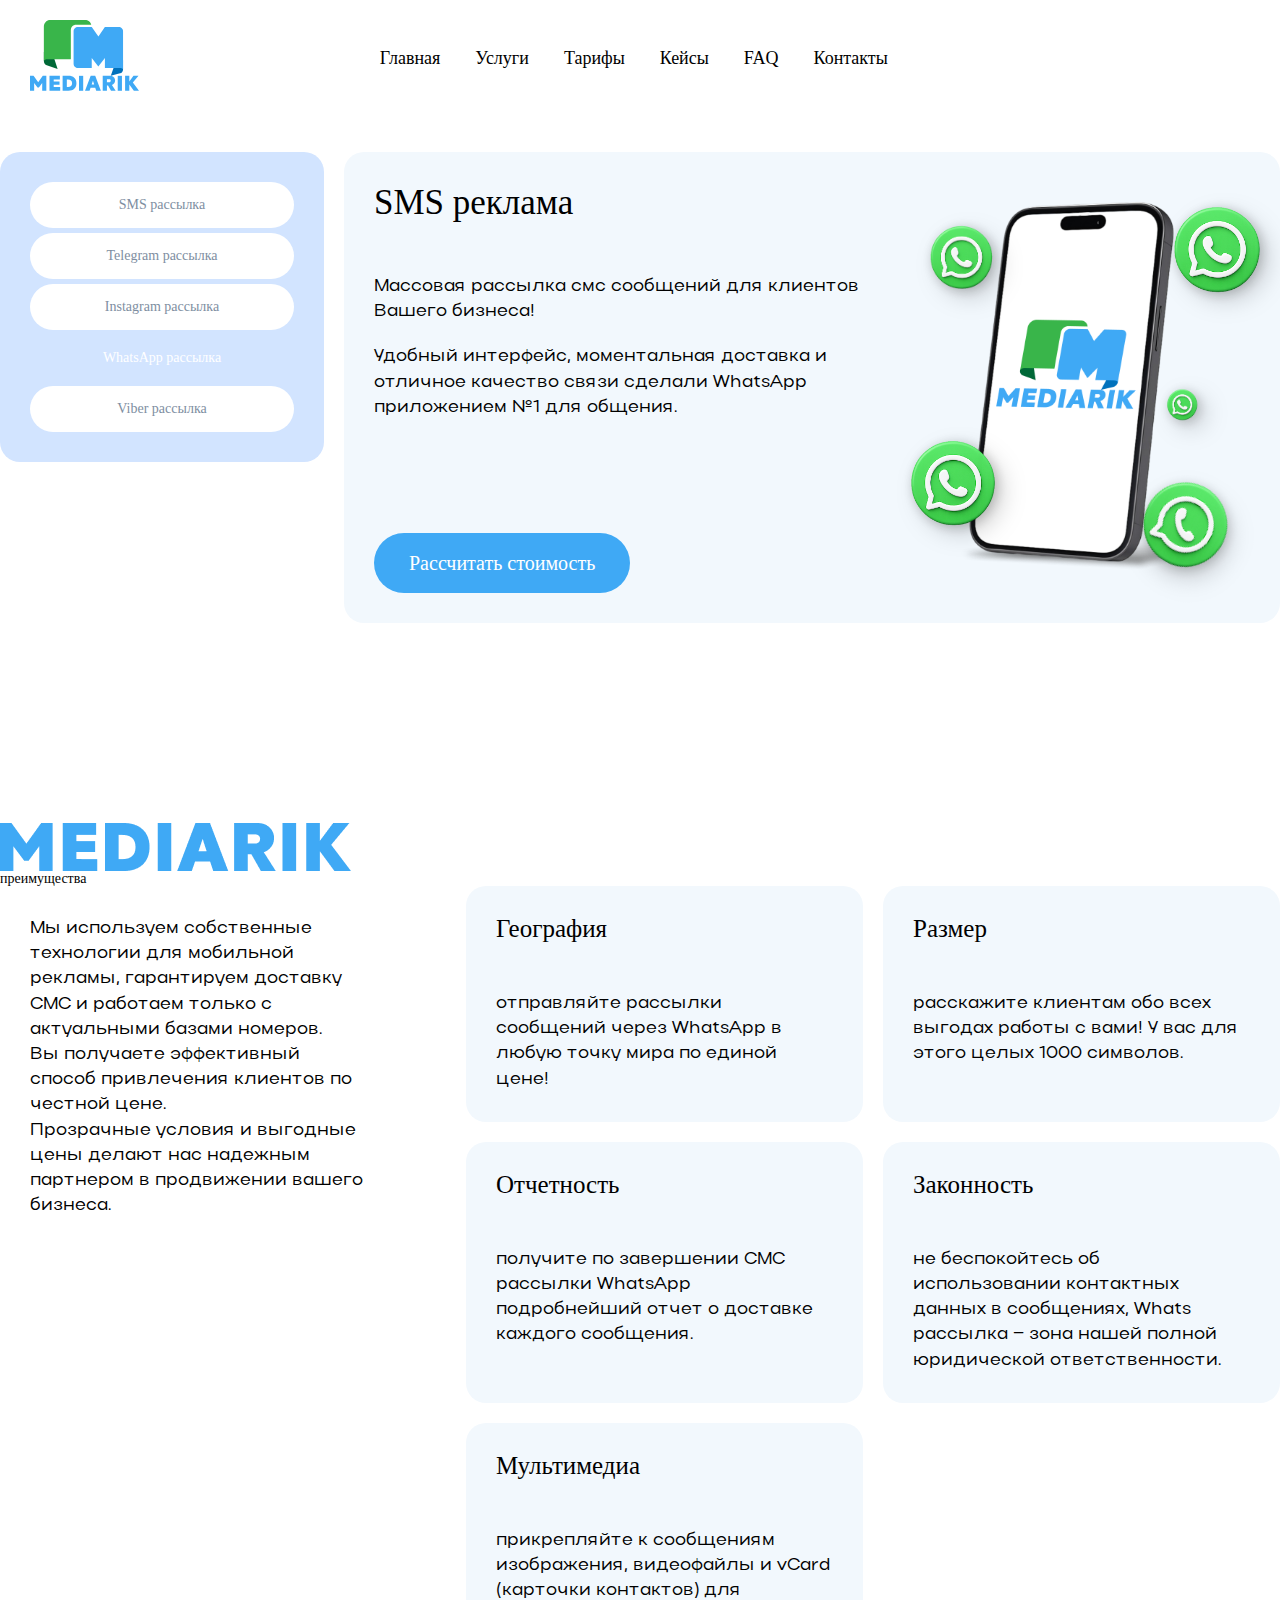
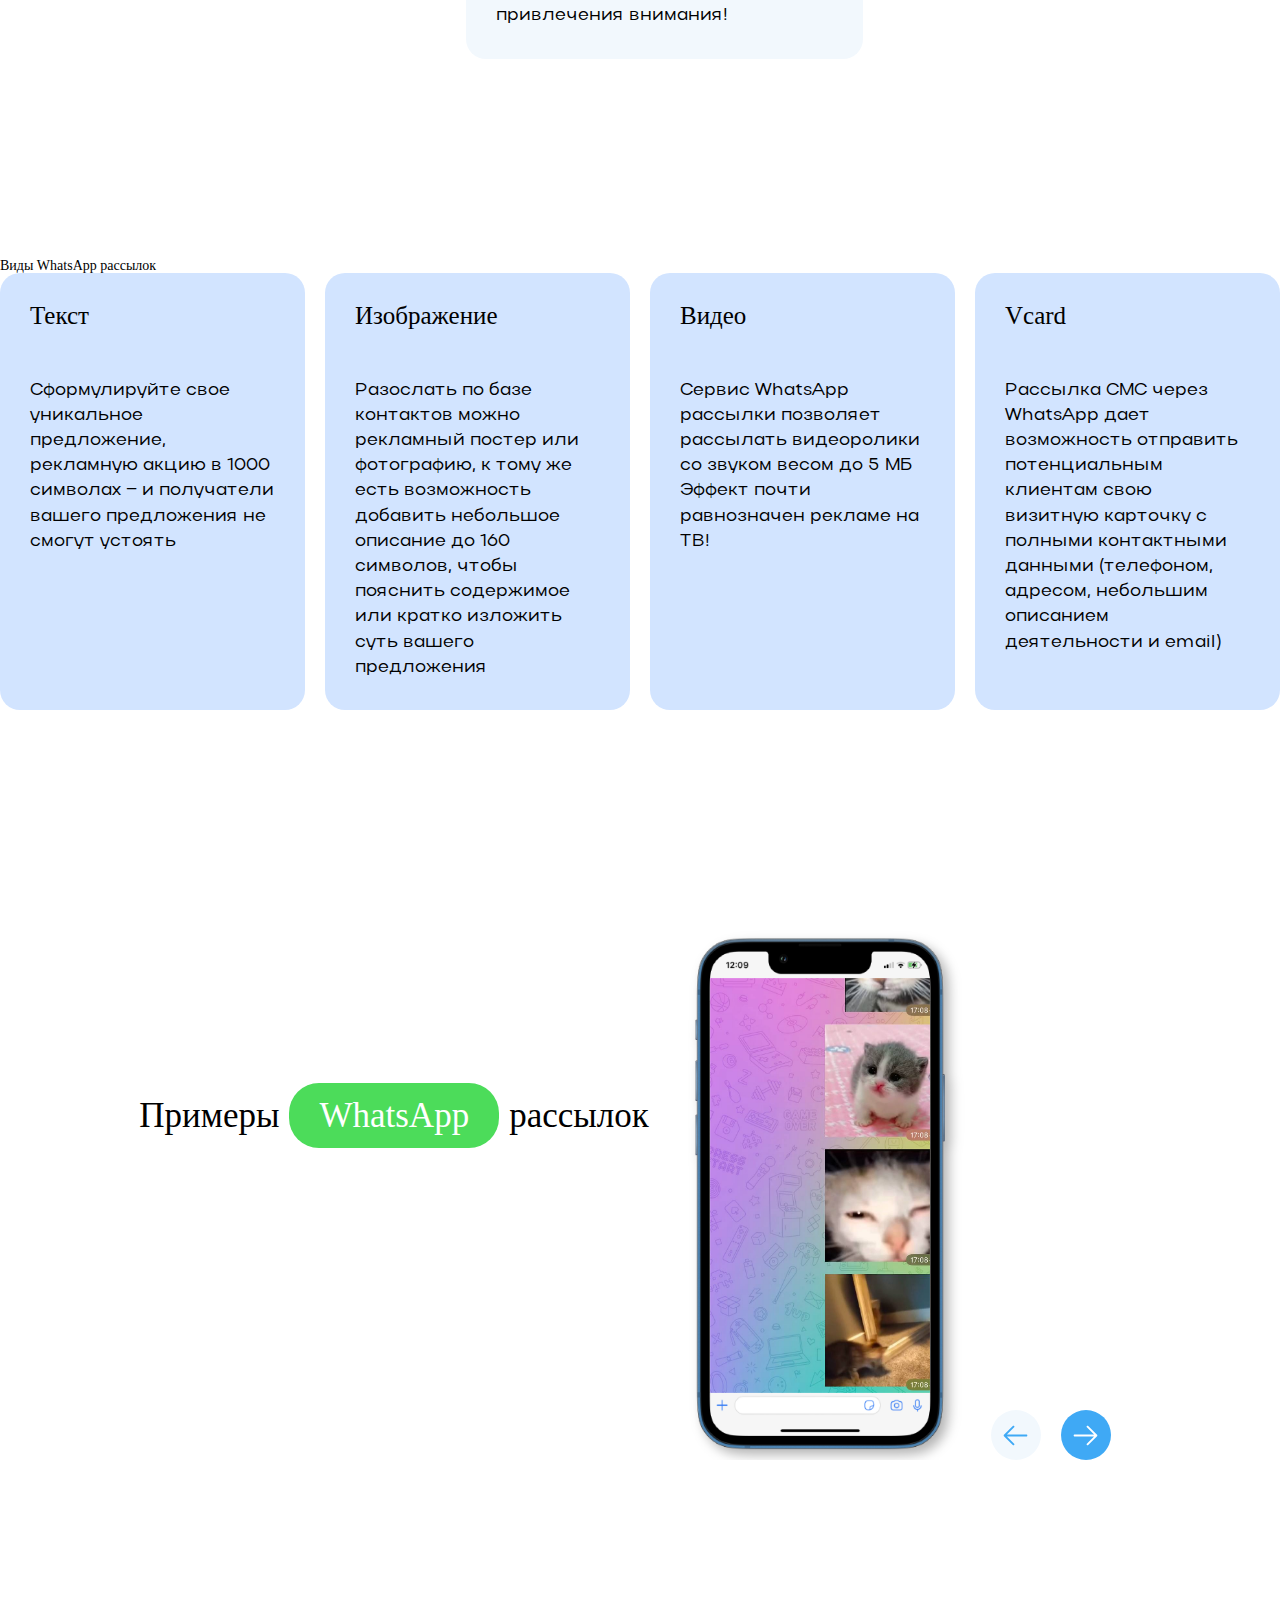
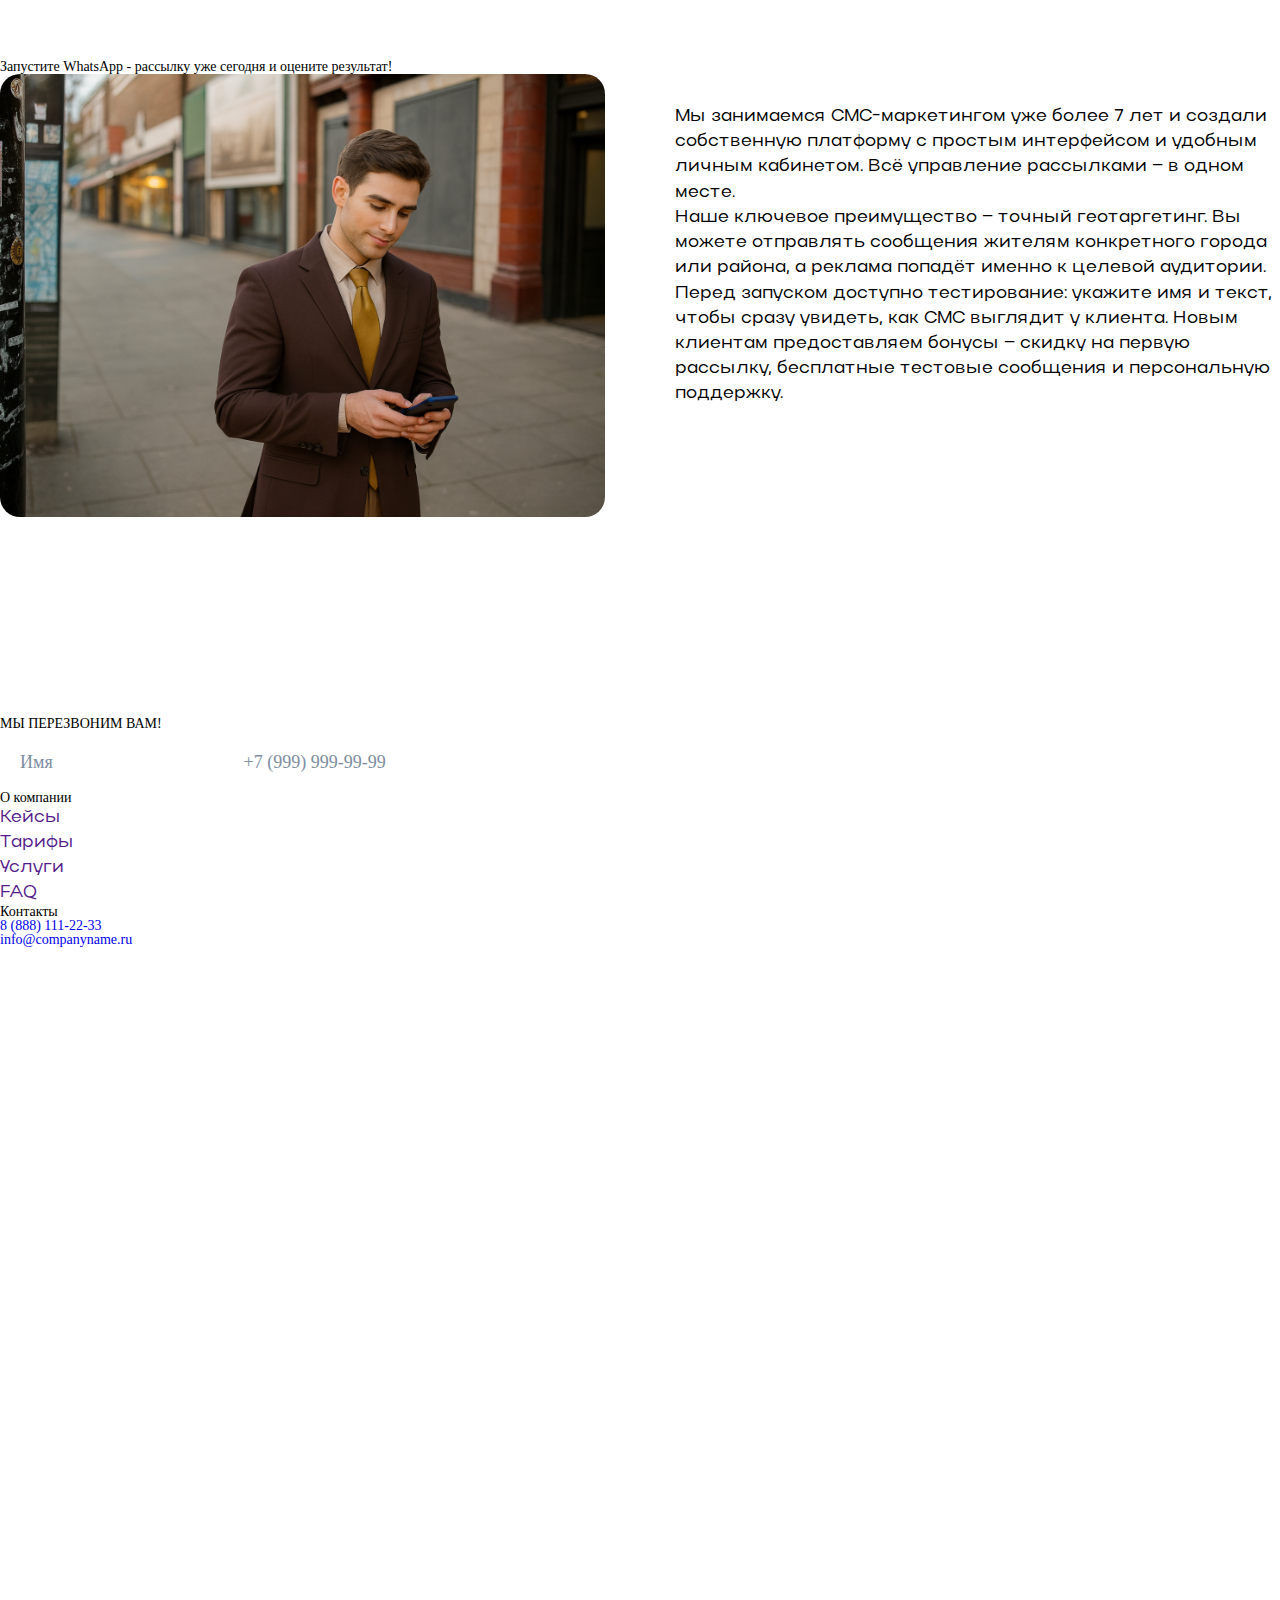
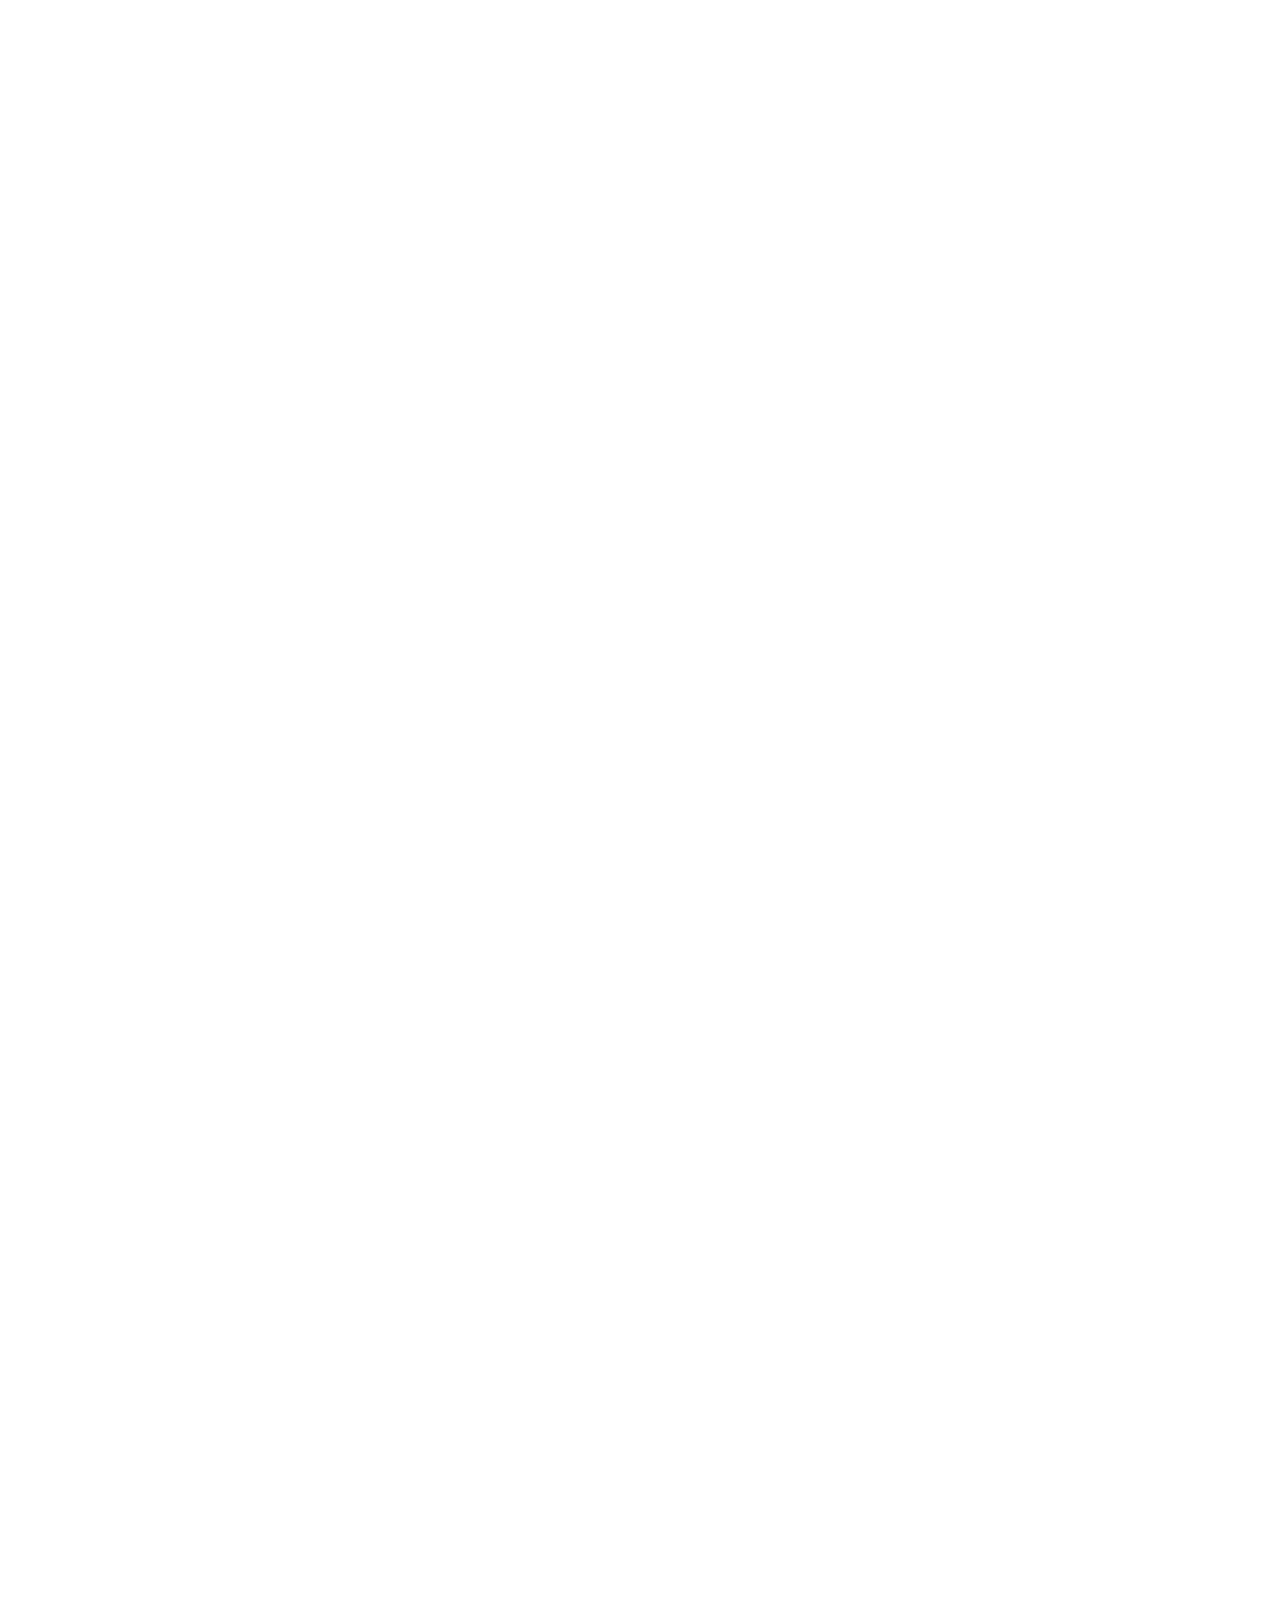
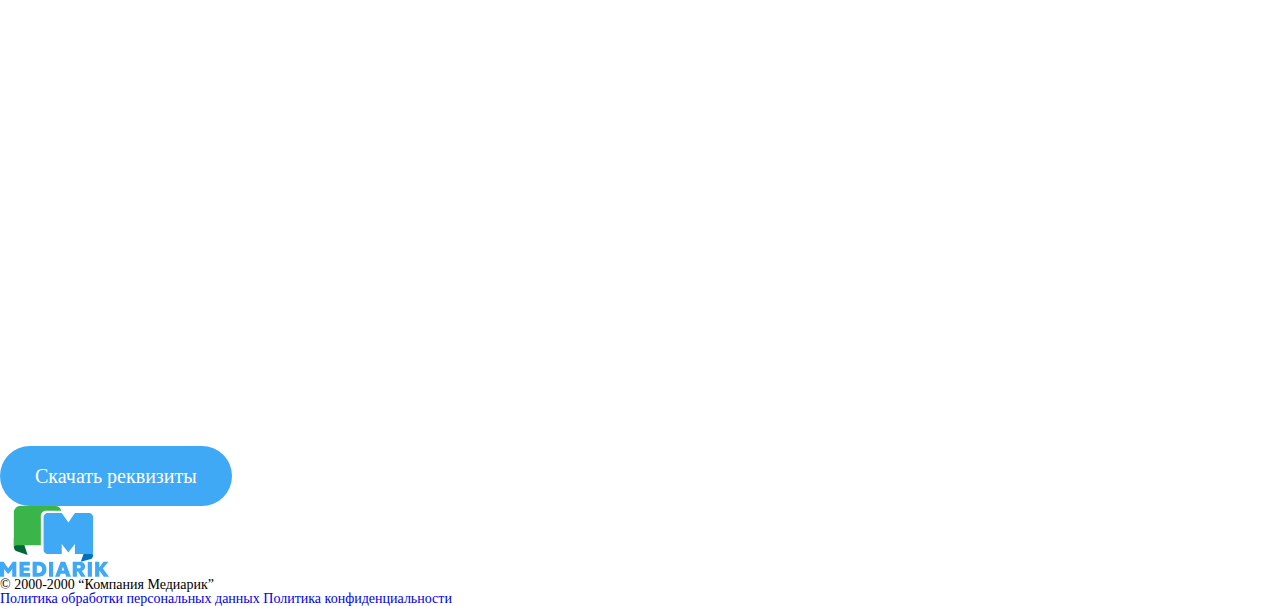
<file: page-whaysApp.html>
<!DOCTYPE html>
<html lang="ru">

<head>
  <meta charset="UTF-8">
  <meta name="viewport" content="width=device-width, initial-scale=1.0">
  <link rel="stylesheet" href="css/main.css">

  <script defer src="js\swiper-bundle.js"></script>
  <script defer src="js\initialization.js"></script>
  <script defer src="js/reviews.js"></script>
  <script defer src="js/tabs.js"></script>
  <script defer src="js/accordion.js"></script>
  <script defer src="js/animation-intro.js"></script>
  <script defer src="js/main.js"></script>
</head>
<div class="wrapper">
  <header class="header">
    <div class="container">
      <div class="header__body">
        <div class="header__top">
          <div class="header__logo">
            <a href="index.html" class="logo-link">
              <img src="images\logo_mediarik_1 1.svg" alt="" class="header__logo">
            </a>
          </div>
          <div class="header-info-inner">
            <nav class="menu">
              <ul class="menu__list">
                <li class="menu__item "><a href="##" class="menu__item-link menu-active">Главная</a></li>
                <li class="menu__item"><a href="page-services.html" class="menu__item-link ">Услуги</a></li>
                <li class="menu__item"><a href="page-tariffs.html" class="menu__item-link ">Тарифы</a></li>
                <li class="menu__item"><a href="page-cases.html" class="menu__item-link ">Кейсы</a></li>
                <li class="menu__item"><a href="index.html#faq" class="menu__item-link ">FAQ</a></li>
                <li class="menu__item"><a href="page-offices.html" class="menu__item-link ">Контакты</a></li>
              </ul>
              <div class="menu__header-contact-box">
                <a href="tel:##">+7 (999)-999-88-88</a>
                <a href="mailto:##">alllll@mail.ru</a>
                <div class="menu__header-contact-soc">

                  <a class="social-link" href="https://t.me/##">
                    <svg class="svg-item" viewBox="0 0 25 26" fill="none" xmlns="http://www.w3.org/2000/svg">
                      <circle cx="12.5" cy="13.4414" r="9.9375" stroke-width="2" />
                      <path d="M17.9583 8.91702C18.0557 8.28775 17.4573 7.79106 16.8978 8.03672L5.75376 12.9296C5.35252 13.1057 5.38187 13.7135 5.79802 13.846L8.09621 14.5779C8.53483 14.7176 9.00979 14.6453 9.3928 14.3807L14.5742 10.801C14.7304 10.693 14.9008 10.9152 14.7673 11.0528L11.0376 14.8982C10.6758 15.2712 10.7476 15.9032 11.1828 16.1762L15.3586 18.7948C15.8269 19.0885 16.4294 18.7934 16.517 18.2275L17.9583 8.91702Z" />
                    </svg>
                  </a>
                  <a class="social-link" href="whatsapp://send?phone=##">
                    <svg class="svg-item" viewBox="0 0 25 26" fill="none" xmlns="http://www.w3.org/2000/svg">
                      <path fill-rule="evenodd" clip-rule="evenodd" d="M12.5 24.3789C18.5406 24.3789 23.4375 19.482 23.4375 13.4414C23.4375 7.40079 18.5406 2.50391 12.5 2.50391C6.45939 2.50391 1.5625 7.40079 1.5625 13.4414C1.5625 15.403 2.0789 17.244 2.98318 18.8359L1.5625 24.3789L7.27724 23.0537C8.8292 23.8988 10.6085 24.3789 12.5 24.3789ZM12.5 22.6962C17.6113 22.6962 21.7548 18.5527 21.7548 13.4414C21.7548 8.33012 17.6113 4.1866 12.5 4.1866C7.38871 4.1866 3.24519 8.33012 3.24519 13.4414C3.24519 15.4149 3.86289 17.2441 4.9155 18.7463L4.08654 21.8549L7.24995 21.064C8.74169 22.0934 10.5504 22.6962 12.5 22.6962Z" />
                      <path d="M9.76564 8.36336C9.50559 7.84103 9.10666 7.88728 8.70365 7.88728C7.98341 7.88728 6.86035 8.75 6.86035 10.3556C6.86035 11.6715 7.44019 13.1119 9.39408 15.2667C11.2797 17.3462 13.7573 18.4219 15.8142 18.3853C17.8711 18.3487 18.2943 16.5786 18.2943 15.9809C18.2943 15.7159 18.1299 15.5838 18.0166 15.5478C17.3157 15.2114 16.0229 14.5847 15.7288 14.4669C15.4346 14.3491 15.281 14.5084 15.1856 14.5951C14.9188 14.8493 14.39 15.5984 14.209 15.7669C14.0279 15.9354 13.758 15.8502 13.6457 15.7865C13.2324 15.6206 12.1117 15.1221 11.2183 14.2561C10.1135 13.1852 10.0487 12.8167 9.84055 12.4887C9.67403 12.2263 9.79622 12.0653 9.8572 11.995C10.0952 11.7203 10.4239 11.2963 10.5713 11.0855C10.7187 10.8748 10.6017 10.5549 10.5315 10.3556C10.2295 9.49861 9.97368 8.78122 9.76564 8.36336Z" />
                    </svg>
                  </a>
                  <a class="social-lЫink" href="viber://chat?number=%2B##">
                    <svg class="svg-item viber" width="25" height="27" viewBox="0 0 25 27" fill="none" xmlns="http://www.w3.org/2000/svg">
                      <path fill-rule="evenodd" clip-rule="evenodd" d="M25 12.178C25 4.53512 22.3462 1.0293 13.5 1.0293C4.65385 1.0293 2 4.53512 2 12.178C2 17.6172 3.3441 20.9611 7.30769 22.4372V25.0105C7.30769 25.9577 8.47917 26.3903 9.086 25.6673L11.1313 23.2302C11.8664 23.2947 12.655 23.3267 13.5 23.3267C22.3462 23.3267 25 19.8209 25 12.178ZM11.62 21.4723C12.2064 21.5195 12.8323 21.5429 13.5 21.5429C20.9852 21.5429 23.2308 18.598 23.2308 12.178C23.2308 5.75799 20.9852 2.81309 13.5 2.81309C6.01479 2.81309 3.76923 5.75799 3.76923 12.178C3.76923 16.7159 4.89114 19.5176 8.19231 20.7703V24.5825C8.19231 24.9149 8.60335 25.0667 8.81628 24.813L11.62 21.4723Z" />
                      <path d="M9.10059 7.79199C9.36139 8.05566 9.76552 8.52015 10.0371 8.91602C10.1792 9.12317 10.3517 9.38707 10.4951 9.61621C10.5667 9.73058 10.6291 9.83419 10.6768 9.91602C10.7291 10.0058 10.7476 10.0444 10.748 10.0449C10.7499 10.0531 10.7528 10.0689 10.7559 10.0918C10.7615 10.1346 10.7646 10.1878 10.7607 10.2432C10.7523 10.3625 10.7177 10.4394 10.6797 10.4795C10.4826 10.6872 10.2124 10.8816 10.1094 10.9473L10.0684 10.9736L10.0332 11.0068C9.80637 11.2228 9.51673 11.7545 9.77832 12.3984C9.99129 12.9224 10.4725 14.0125 11.3271 14.8389C12.1597 15.6437 13.0576 16.0864 13.667 16.2344L13.7256 16.248H13.7666C13.7698 16.2486 13.7741 16.249 13.7793 16.25C13.7879 16.2517 13.7972 16.2543 13.8096 16.2568C13.8891 16.2729 14.0749 16.3135 14.2822 16.2871C14.5128 16.2577 14.7481 16.1508 14.9443 15.9258C15.1687 15.6684 15.3725 15.4 15.4668 15.2715C15.468 15.2703 15.4699 15.2691 15.4717 15.2676C15.4784 15.2615 15.4876 15.2541 15.499 15.2461C15.5226 15.2295 15.5516 15.2135 15.583 15.2021C15.6402 15.1815 15.7101 15.1731 15.7998 15.208C16.2642 15.3888 16.8301 15.8053 17.1143 16.0254C17.3303 16.1927 17.8227 16.5977 18.0459 16.7832V16.7842C18.049 16.7875 18.0808 16.8209 18.0996 16.877C18.1154 16.924 18.1242 16.9925 18.084 17.0918C18.0046 17.2874 17.7573 17.671 17.4219 18.0059C17.0699 18.3571 16.7466 18.5293 16.5342 18.5293C16.5671 18.5293 16.5434 18.5317 16.4209 18.5C16.3187 18.4736 16.1774 18.4315 16.0029 18.3711C15.6541 18.2503 15.183 18.061 14.6377 17.791C13.5456 17.2502 12.1682 16.392 10.8779 15.1279C10.0697 14.3361 9.30243 13.2353 8.70215 12.1992C8.09696 11.1546 7.69364 10.2323 7.58496 9.81055L7.57617 9.77734L7.56348 9.74512L7.52246 9.60449C7.50978 9.54281 7.50038 9.46875 7.5 9.38965C7.49926 9.23439 7.5344 9.09797 7.61035 8.99316C7.90448 8.58745 8.20527 8.20366 8.86914 7.83398C8.88675 7.82423 8.91457 7.81232 8.94922 7.80273C8.98394 7.79314 9.01836 7.78766 9.04785 7.78711C9.10644 7.78606 9.1118 7.80153 9.10059 7.79199Z" stroke-linecap="round" />
                    </svg>
                  </a>
                </div>

              </div>
            </nav>
            <div class="burger__box">
              <span>Меню</span>
              <div class="burger">
                <span class="burger-line"></span>
                <span class="burger-line"></span>
                <span class="burger-line"></span>
              </div>
            </div>
            <div class="header__contact-box">
              <div class="header__contact__phone-box">
                <a class="header__contact__phone" href="tel:##">+7(999)-999-99-99</a>
              </div>
              <div class="header__contact-soc">
                <a class="social-link" href="https://t.me/##">
                  <svg class="svg-item" viewBox="0 0 25 26" fill="none" xmlns="http://www.w3.org/2000/svg">
                    <circle cx="12.5" cy="13.4414" r="9.9375" stroke-width="2" />
                    <path d="M17.9583 8.91702C18.0557 8.28775 17.4573 7.79106 16.8978 8.03672L5.75376 12.9296C5.35252 13.1057 5.38187 13.7135 5.79802 13.846L8.09621 14.5779C8.53483 14.7176 9.00979 14.6453 9.3928 14.3807L14.5742 10.801C14.7304 10.693 14.9008 10.9152 14.7673 11.0528L11.0376 14.8982C10.6758 15.2712 10.7476 15.9032 11.1828 16.1762L15.3586 18.7948C15.8269 19.0885 16.4294 18.7934 16.517 18.2275L17.9583 8.91702Z" />
                  </svg>
                </a>
                <a class="social-link" href="whatsapp://send?phone=##">
                  <svg class="svg-item" viewBox="0 0 25 26" fill="none" xmlns="http://www.w3.org/2000/svg">
                    <path fill-rule="evenodd" clip-rule="evenodd" d="M12.5 24.3789C18.5406 24.3789 23.4375 19.482 23.4375 13.4414C23.4375 7.40079 18.5406 2.50391 12.5 2.50391C6.45939 2.50391 1.5625 7.40079 1.5625 13.4414C1.5625 15.403 2.0789 17.244 2.98318 18.8359L1.5625 24.3789L7.27724 23.0537C8.8292 23.8988 10.6085 24.3789 12.5 24.3789ZM12.5 22.6962C17.6113 22.6962 21.7548 18.5527 21.7548 13.4414C21.7548 8.33012 17.6113 4.1866 12.5 4.1866C7.38871 4.1866 3.24519 8.33012 3.24519 13.4414C3.24519 15.4149 3.86289 17.2441 4.9155 18.7463L4.08654 21.8549L7.24995 21.064C8.74169 22.0934 10.5504 22.6962 12.5 22.6962Z" />
                    <path d="M9.76564 8.36336C9.50559 7.84103 9.10666 7.88728 8.70365 7.88728C7.98341 7.88728 6.86035 8.75 6.86035 10.3556C6.86035 11.6715 7.44019 13.1119 9.39408 15.2667C11.2797 17.3462 13.7573 18.4219 15.8142 18.3853C17.8711 18.3487 18.2943 16.5786 18.2943 15.9809C18.2943 15.7159 18.1299 15.5838 18.0166 15.5478C17.3157 15.2114 16.0229 14.5847 15.7288 14.4669C15.4346 14.3491 15.281 14.5084 15.1856 14.5951C14.9188 14.8493 14.39 15.5984 14.209 15.7669C14.0279 15.9354 13.758 15.8502 13.6457 15.7865C13.2324 15.6206 12.1117 15.1221 11.2183 14.2561C10.1135 13.1852 10.0487 12.8167 9.84055 12.4887C9.67403 12.2263 9.79622 12.0653 9.8572 11.995C10.0952 11.7203 10.4239 11.2963 10.5713 11.0855C10.7187 10.8748 10.6017 10.5549 10.5315 10.3556C10.2295 9.49861 9.97368 8.78122 9.76564 8.36336Z" />
                  </svg>
                </a>
                <a class="social-link" href="viber://chat?number=%2B##">
                  <svg class="svg-item viber" width="25" height="27" viewBox="0 0 25 27" fill="none" xmlns="http://www.w3.org/2000/svg">
                    <path fill-rule="evenodd" clip-rule="evenodd" d="M25 12.178C25 4.53512 22.3462 1.0293 13.5 1.0293C4.65385 1.0293 2 4.53512 2 12.178C2 17.6172 3.3441 20.9611 7.30769 22.4372V25.0105C7.30769 25.9577 8.47917 26.3903 9.086 25.6673L11.1313 23.2302C11.8664 23.2947 12.655 23.3267 13.5 23.3267C22.3462 23.3267 25 19.8209 25 12.178ZM11.62 21.4723C12.2064 21.5195 12.8323 21.5429 13.5 21.5429C20.9852 21.5429 23.2308 18.598 23.2308 12.178C23.2308 5.75799 20.9852 2.81309 13.5 2.81309C6.01479 2.81309 3.76923 5.75799 3.76923 12.178C3.76923 16.7159 4.89114 19.5176 8.19231 20.7703V24.5825C8.19231 24.9149 8.60335 25.0667 8.81628 24.813L11.62 21.4723Z" />
                    <path d="M9.10059 7.79199C9.36139 8.05566 9.76552 8.52015 10.0371 8.91602C10.1792 9.12317 10.3517 9.38707 10.4951 9.61621C10.5667 9.73058 10.6291 9.83419 10.6768 9.91602C10.7291 10.0058 10.7476 10.0444 10.748 10.0449C10.7499 10.0531 10.7528 10.0689 10.7559 10.0918C10.7615 10.1346 10.7646 10.1878 10.7607 10.2432C10.7523 10.3625 10.7177 10.4394 10.6797 10.4795C10.4826 10.6872 10.2124 10.8816 10.1094 10.9473L10.0684 10.9736L10.0332 11.0068C9.80637 11.2228 9.51673 11.7545 9.77832 12.3984C9.99129 12.9224 10.4725 14.0125 11.3271 14.8389C12.1597 15.6437 13.0576 16.0864 13.667 16.2344L13.7256 16.248H13.7666C13.7698 16.2486 13.7741 16.249 13.7793 16.25C13.7879 16.2517 13.7972 16.2543 13.8096 16.2568C13.8891 16.2729 14.0749 16.3135 14.2822 16.2871C14.5128 16.2577 14.7481 16.1508 14.9443 15.9258C15.1687 15.6684 15.3725 15.4 15.4668 15.2715C15.468 15.2703 15.4699 15.2691 15.4717 15.2676C15.4784 15.2615 15.4876 15.2541 15.499 15.2461C15.5226 15.2295 15.5516 15.2135 15.583 15.2021C15.6402 15.1815 15.7101 15.1731 15.7998 15.208C16.2642 15.3888 16.8301 15.8053 17.1143 16.0254C17.3303 16.1927 17.8227 16.5977 18.0459 16.7832V16.7842C18.049 16.7875 18.0808 16.8209 18.0996 16.877C18.1154 16.924 18.1242 16.9925 18.084 17.0918C18.0046 17.2874 17.7573 17.671 17.4219 18.0059C17.0699 18.3571 16.7466 18.5293 16.5342 18.5293C16.5671 18.5293 16.5434 18.5317 16.4209 18.5C16.3187 18.4736 16.1774 18.4315 16.0029 18.3711C15.6541 18.2503 15.183 18.061 14.6377 17.791C13.5456 17.2502 12.1682 16.392 10.8779 15.1279C10.0697 14.3361 9.30243 13.2353 8.70215 12.1992C8.09696 11.1546 7.69364 10.2323 7.58496 9.81055L7.57617 9.77734L7.56348 9.74512L7.52246 9.60449C7.50978 9.54281 7.50038 9.46875 7.5 9.38965C7.49926 9.23439 7.5344 9.09797 7.61035 8.99316C7.90448 8.58745 8.20527 8.20366 8.86914 7.83398C8.88675 7.82423 8.91457 7.81232 8.94922 7.80273C8.98394 7.79314 9.01836 7.78766 9.04785 7.78711C9.10644 7.78606 9.1118 7.80153 9.10059 7.79199Z" stroke-linecap="round" />
                  </svg>
                </a>
              </div>
            </div>
          </div>
          <button class="btn btn-accent-hover header__btn open-popup" id="openPopupBtn1" data-target="popup1">Заказать </button>

        </div>
      </div>
    </div>
  </header>
  <main class="main">
    <section class="intro">
      <div class="container">
        <div class="intro__inner">
          <div class="intro__menu-box">
            <div class="intro__menu">
              <div class="intro__menu-btn-box">
                <div class="intro__menu-title">Выбрать услугу</div>
                <div class="intro__menu-icon">
                  <svg width="22" height="12" viewBox="0 0 22 12" fill="none" xmlns="http://www.w3.org/2000/svg">
                    <path d="M21.7071 1.70757L11.7071 11.7076C11.6142 11.8005 11.5039 11.8743 11.3825 11.9246C11.2611 11.975 11.131 12.0009 10.9996 12.0009C10.8682 12.0009 10.738 11.975 10.6166 11.9246C10.4952 11.8743 10.385 11.8005 10.2921 11.7076L0.292079 1.70757C0.104439 1.51993 -0.000976562 1.26543 -0.000976562 1.00007C-0.000976562 0.734704 0.104439 0.480208 0.292079 0.292567C0.47972 0.104927 0.734215 -0.000488281 0.999579 -0.000488281C1.26494 -0.000488281 1.51944 0.104927 1.70708 0.292567L10.9996 9.58632L20.2921 0.292567C20.385 0.199657 20.4953 0.125957 20.6167 0.0756741C20.7381 0.0253914 20.8682 -0.000488281 20.9996 -0.000488281C21.131 -0.000488281 21.2611 0.0253914 21.3825 0.0756741C21.5039 0.125957 21.6142 0.199657 21.7071 0.292567C21.8 0.385477 21.8737 0.495778 21.924 0.617171C21.9743 0.738564 22.0001 0.868673 22.0001 1.00007C22.0001 1.13146 21.9743 1.26157 21.924 1.38296C21.8737 1.50436 21.8 1.61466 21.7071 1.70757Z" fill="#3FA9F5" />
                  </svg>
                </div>
              </div>
              <ul class="intro__menu-list">
                <li> <a href="/page-sms.html" class="intro__menu-link ">SMS рассылка</a></li>
                <li> <a href="##" class="intro__menu-link">Telegram рассылка</a></li>
                <li> <a href="##" class="intro__menu-link">Instagram рассылка</a></li>
                <li> <a href="/page-whaysApp.html" class="intro__menu-link">WhatsApp рассылка</a></li>
                <li> <a href="/viber.html" class="intro__menu-link">Viber рассылка</a></li>
              </ul>
            </div>
          </div>
          <div class="intro__content-box ">
            <div class="intro-column__right">
              <h2 class="intro__title">SMS реклама</h2>
              <div class="intro__description">
                <p class="text">Массовая рассылка смс сообщений для клиентов Вашего бизнеса!</p>
                <p class="text">Удобный интерфейс, моментальная доставка и отличное качество связи сделали WhatsApp приложением №1 для общения.</p>
              </div>
              <button class="btn btn-blue  btn-blue-top open-popup">Рассчитать стоимость</button>
            </div>
            <div class="intro-column__left intro-column">
              <div class="intro-column__img-box">
                <img class="intro-column__img intro-column__img-position " src="images\services-icon/вацап.png" alt="">
                <img class="intro-column__img intro-column__img-position" src="images\services-icon/вацап.png" alt="">
                <img class="intro-column__img intro-column__img-position" src="images\services-icon/вацап.png" alt="">
                <img class="intro-column__img intro-column__img-position" src="images\services-icon/вацап.png" alt="">
                <img class="intro-column__img intro-column__img-position" src="images\services-icon/вацап.png" alt="">
                <img class="intro-column__img-intro" src="images\introPone.png" alt="">
              </div>
              <button class="btn btn-blue btn-blue-bottom open-popup">Рассчитать стоимость</button>

            </div>
          </div>
        </div>
      </div>
    </section>
    <section class="advantages">
      <div class="container">
        <div class="advantages__content-box">
          <div class="top-box">
            <div class="title-box">
              <img src="images\Group.png" alt="">
              <h2 class="top-title"> преимущества</h2>
            </div>
          </div>
          <div class="advantages__content">
            <div class="advantages__column-left">
              <div class="advantages__discription">
                <p class="text">Мы используем собственные технологии для мобильной рекламы, гарантируем доставку СМС и работаем только с актуальными базами номеров.</p>
                <p class="text">Вы получаете эффективный способ привлечения клиентов по честной цене.</p>
                <p class="text">Прозрачные условия и выгодные цены делают нас надежным партнером в продвижении вашего бизнеса.</p>
              </div>
              <button class="btn btn-accent-hover open-popup advantages-btn-none">Заказать услугу</button>
            </div>
            <div class="advantages__column-right card-5 ">
              <!-- card-6 card-7 -->
              <div class="card">
                <div class="card__content advantages-content">
                  <div class="card__top-box">
                    <h3 class="card__title">География</h3>
                  </div>
                  <div class="card__description advantages-description">
                    <p class="text">отправляйте рассылки сообщений через WhatsApp в любую точку мира по единой цене!</p>
                  </div>
                </div>
              </div>
              <div class="card">
                <div class="card__content advantages-content">
                  <div class="card__top-box">
                    <h3 class="card__title">Размер</h3>
                  </div>
                  <div class="card__description advantages-description">
                    <p class="text">расскажите клиентам обо всех выгодах работы с вами! У вас для этого целых 1000 символов.</p>
                  </div>
                </div>
              </div>
              <div class="card">
                <div class="card__content advantages-content">
                  <div class="card__top-box">
                    <h3 class="card__title">Отчетность</h3>
                  </div>
                  <div class="card__description advantages-description">
                    <p class="text">получите по завершении СМС рассылки WhatsApp подробнейший отчет
                      о доставке каждого сообщения.</p>
                  </div>
                </div>
              </div>
              <div class="card">
                <div class="card__content advantages-content">
                  <div class="card__top-box">
                    <h3 class="card__title">Законность</h3>
                  </div>
                  <div class="card__description advantages-description">
                    <p class="text">не беспокойтесь об использовании контактных данных
                      в сообщениях, Whats рассылка – зона нашей полной юридической ответственности.</p>
                  </div>
                </div>
              </div>
              <div class="card">
                <div class="card__content advantages-content">
                  <div class="card__top-box">
                    <h3 class="card__title">Мультимедиа </h3>
                  </div>
                  <div class="card__description advantages-description">
                    <p class="text">прикрепляйте к сообщениям изображения, видеофайлы и vCard (карточки контактов) для привлечения внимания!</p>
                  </div>
                </div>
              </div>
            </div>
          </div>
          <button class="btn btn-accent-hover advantages-btn-bottom open-popup">Заказать услугу</button>

        </div>
      </div>
    </section>
    <section class="species">
      <div class="container">
        <div class="species__content">
          <div class="top-box">
            <div class="title-box">
              <h2 class="top-title">Виды WhatsApp рассылок</h2>
            </div>
          </div>
          <div class="species-whatsapp-box">
            <div class="card species-card">
              <div class="card__content advantages-content">
                <div class="card__top-box">
                  <h3 class="card__title">Текст</h3>
                </div>
                <div class="card__description advantages-description">
                  <p class="text">Сформулируйте свое уникальное предложение, рекламную акцию в 1000 символах – и получатели вашего предложения не смогут устоять</p>
                </div>
              </div>
            </div>
            <div class="card species-card">
              <div class="card__content advantages-content">
                <div class="card__top-box">
                  <h3 class="card__title">Изображение</h3>
                </div>
                <div class="card__description advantages-description">
                  <p class="text">Разослать по базе контактов можно рекламный постер или фотографию, к тому же есть возможность добавить небольшое описание до 160 символов, чтобы пояснить содержимое или кратко изложить суть вашего предложения</p>
                </div>
              </div>
            </div>
            <div class="card species-card">
              <div class="card__content advantages-content">
                <div class="card__top-box">
                  <h3 class="card__title">Видео</h3>
                </div>
                <div class="card__description advantages-description">
                  <p class="text">Сервис WhatsApp рассылки позволяет рассылать видеоролики со звуком весом до 5 МБ</p>
                  <p class="text">Эффект почти равнозначен рекламе на ТВ!</p>
                </div>
              </div>
            </div>
            <div class="card species-card">
              <div class="card__content advantages-content">
                <div class="card__top-box">
                  <h3 class="card__title">Vcard</h3>
                </div>
                <div class="card__description advantages-description">
                  <p class="text">Рассылка СМС через WhatsApp дает возможность отправить потенциальным клиентам свою визитную карточку с полными контактными данными (телефоном, адресом, небольшим описанием деятельности и email)</p>
                </div>
              </div>
            </div>
          </div>
        </div>
      </div>
    </section>
    <section class="examples">
      <div class="container">
        <div class="examples__inner">
          <div class="examples__column-left">
            <div class="examples__title top-title">Примеры <span class="examples__title-color top-title">WhatsApp</span> рассылок</div>
            <button class="btn btn-accent-hover examples-btn open-popup">Заказать услугу</button>
          </div>
          <div class="examples__column-right examples-column-right">
            <div class="examples-column-right__box-img">
              <img src="images\вацап фон3.png" alt="">
              <div class="swiper examplesSwiper">
                <div class="swiper-wrapper examples-wrapper">
                  <div class="swiper-slide examples-slide">
                    <div class="examples-slide__img-box">
                      <img src="images\ееееее.jpg" alt="" class="examples-slide__img">
                      <!-- <img src="images\вацап фон.png" alt="" class="examples-slide__img"> -->
                    </div>
                  </div>
                  <div class="swiper-slide examples-slide">Slide 2</div>
                  <div class="swiper-slide examples-slide">Slide 3</div>
                  <div class="swiper-slide examples-slide">Slide 4</div>
                  <div class="swiper-slide examples-slide">Slide 5</div>
                </div>

              </div>
            </div>
            <div class="examplesSwiper-pagination">
              <div class="examplesSwiper-button-prev">
                <svg viewBox="0 0 26 21" fill="none" xmlns="http://www.w3.org/2000/svg">
                  <path d="M10.1714 20.3995L0.978991 11.2071C0.791454 11.0196 0.686097 10.7652 0.686097 10.5C0.686097 10.2348 0.791454 9.98043 0.978991 9.79289L10.1714 0.600505C10.3589 0.412968 10.6133 0.307611 10.8785 0.307611C11.1437 0.307611 11.3981 0.412968 11.5856 0.600505C11.7731 0.788041 11.8785 1.0424 11.8785 1.30761C11.8785 1.57283 11.7731 1.82718 11.5856 2.01472L4.09998 9.50033L24.3135 9.49944C24.5789 9.49944 24.8334 9.60486 25.021 9.7925C25.2087 9.98014 25.3141 10.2346 25.3141 10.5C25.3141 10.7654 25.2087 11.0199 25.021 11.2075C24.8334 11.3951 24.5789 11.5006 24.3135 11.5006L4.09998 11.4997L11.5856 18.9853C11.7731 19.1728 11.8785 19.4272 11.8785 19.6924C11.8785 19.9576 11.7731 20.212 11.5856 20.3995C11.3981 20.587 11.1437 20.6924 10.8785 20.6924C10.6133 20.6924 10.3589 20.587 10.1714 20.3995Z" />
                </svg>
              </div>
              <div class="examplesSwiper-button-next">
                <svg viewBox="0 0 26 21" fill="none" xmlns="http://www.w3.org/2000/svg">
                  <path d="M15.8286 20.3995L25.021 11.2071C25.2085 11.0196 25.3139 10.7652 25.3139 10.5C25.3139 10.2348 25.2085 9.98043 25.021 9.79289L15.8286 0.600505C15.6411 0.412968 15.3867 0.307611 15.1215 0.307611C14.8563 0.307611 14.6019 0.412968 14.4144 0.600505C14.2269 0.788041 14.1215 1.0424 14.1215 1.30761C14.1215 1.57283 14.2269 1.82718 14.4144 2.01472L21.9 9.50033L1.68648 9.49944C1.42112 9.49944 1.16662 9.60486 0.978984 9.7925C0.791344 9.98014 0.685928 10.2346 0.685928 10.5C0.685928 10.7654 0.791344 11.0199 0.978984 11.2075C1.16662 11.3951 1.42112 11.5006 1.68648 11.5006L21.9 11.4997L14.4144 18.9853C14.2269 19.1728 14.1215 19.4272 14.1215 19.6924C14.1215 19.9576 14.2269 20.212 14.4144 20.3995C14.6019 20.587 14.8563 20.6924 15.1215 20.6924C15.3867 20.6924 15.6411 20.587 15.8286 20.3995Z" />
                </svg>
              </div>
            </div>
          </div>
        </div>
      </div>
    </section>
    <section class="why">
      <div class="container">
        <div class="why__content">
          <div class="top-box">
            <div class="title-box">
              <h2 class="top-title">Запустите WhatsApp - рассылку уже сегодня
                и оцените результат!</h2>
            </div>
          </div>
          <div class="why__info-box why-info why-info-reverce ">
            <div class="why-info__column-left">
              <div class="why-info__description">
                <p class="text">Мы занимаемся СМС-маркетингом уже более 7 лет и создали собственную платформу с простым интерфейсом и удобным личным кабинетом. Всё управление рассылками – в одном месте.</p>
                <p class="text">Наше ключевое преимущество – точный геотаргетинг. Вы можете отправлять сообщения жителям конкретного города или района, а реклама попадёт именно к целевой аудитории.</p>
                <p class="text">Перед запуском доступно тестирование: укажите имя и текст, чтобы сразу увидеть, как СМС выглядит у клиента. Новым клиентам предоставляем бонусы – скидку на первую рассылку, бесплатные тестовые сообщения и персональную поддержку.</p>
              </div>
              <button class="btn btn-accent-hover open-popup">Заказать услугу</button>
            </div>
            <div class="why-info__column-right">
              <img src="images\11.png" alt="">
            </div>
          </div>
        </div>
      </div>
    </section>
  </main>
  <footer class="footer">
    <div class="container">
      <div class="footer__footer-inner">
        <div class="footer-top">
          <div class="footer-top__column-left column-left">
            <h3 class="column-left__title">МЫ ПЕРЕЗВОНИМ ВАМ!</h3>
            <form class="popup__form footer__form">
              <input class="footer__form-input form__input" type="text" name="name" id="" placeholder="Имя">
              <input class="footer__form-input form__input" type="text" name="phone" id="" placeholder="+7 (999) 999-99-99">
              <button class="btn btn-accent-hover footer__form-btn  ">Заказать звонок</button>
            </form>
          </div>
          <div class="footer-top__column-right column-right">
            <div class="column-about">
              <h3 class="column-about__title">О компании</h3>
              <ul class="column-about__list">
                <li><a href="" class="column-about__link text">Кейсы</a></li>
                <li><a href="" class="column-about__link text">Тарифы</a></li>
                <li><a href="" class="column-about__link text">Услуги</a></li>
                <li><a href="" class="column-about__link text">FAQ</a></li>
              </ul>
            </div>
            <div class="column-contacts">
              <h3 class="column-about__title">Контакты</h3>
              <ul class="column-about__list">
                <li><a href="tel:##" class="column-about__link">8 (888) 111-22-33</a></li>
                <li><a href="mailto:##" class="column-about__link">info@companyname.ru</a></li>
              </ul>
              <div class="column__social-box">
                <a class="social-link" href="https://t.me/##">
                  <svg class="svg-item" viewBox="0 0 25 26" fill="none" xmlns="http://www.w3.org/2000/svg">
                    <circle cx="12.5" cy="13.4414" r="9.9375" stroke-width="2" />
                    <path d="M17.9583 8.91702C18.0557 8.28775 17.4573 7.79106 16.8978 8.03672L5.75376 12.9296C5.35252 13.1057 5.38187 13.7135 5.79802 13.846L8.09621 14.5779C8.53483 14.7176 9.00979 14.6453 9.3928 14.3807L14.5742 10.801C14.7304 10.693 14.9008 10.9152 14.7673 11.0528L11.0376 14.8982C10.6758 15.2712 10.7476 15.9032 11.1828 16.1762L15.3586 18.7948C15.8269 19.0885 16.4294 18.7934 16.517 18.2275L17.9583 8.91702Z" />
                  </svg>
                </a>
                <a class="social-link" href="whatsapp://send?phone=##">
                  <svg class="svg-item" viewBox="0 0 25 26" fill="none" xmlns="http://www.w3.org/2000/svg">
                    <path fill-rule="evenodd" clip-rule="evenodd" d="M12.5 24.3789C18.5406 24.3789 23.4375 19.482 23.4375 13.4414C23.4375 7.40079 18.5406 2.50391 12.5 2.50391C6.45939 2.50391 1.5625 7.40079 1.5625 13.4414C1.5625 15.403 2.0789 17.244 2.98318 18.8359L1.5625 24.3789L7.27724 23.0537C8.8292 23.8988 10.6085 24.3789 12.5 24.3789ZM12.5 22.6962C17.6113 22.6962 21.7548 18.5527 21.7548 13.4414C21.7548 8.33012 17.6113 4.1866 12.5 4.1866C7.38871 4.1866 3.24519 8.33012 3.24519 13.4414C3.24519 15.4149 3.86289 17.2441 4.9155 18.7463L4.08654 21.8549L7.24995 21.064C8.74169 22.0934 10.5504 22.6962 12.5 22.6962Z" />
                    <path d="M9.76564 8.36336C9.50559 7.84103 9.10666 7.88728 8.70365 7.88728C7.98341 7.88728 6.86035 8.75 6.86035 10.3556C6.86035 11.6715 7.44019 13.1119 9.39408 15.2667C11.2797 17.3462 13.7573 18.4219 15.8142 18.3853C17.8711 18.3487 18.2943 16.5786 18.2943 15.9809C18.2943 15.7159 18.1299 15.5838 18.0166 15.5478C17.3157 15.2114 16.0229 14.5847 15.7288 14.4669C15.4346 14.3491 15.281 14.5084 15.1856 14.5951C14.9188 14.8493 14.39 15.5984 14.209 15.7669C14.0279 15.9354 13.758 15.8502 13.6457 15.7865C13.2324 15.6206 12.1117 15.1221 11.2183 14.2561C10.1135 13.1852 10.0487 12.8167 9.84055 12.4887C9.67403 12.2263 9.79622 12.0653 9.8572 11.995C10.0952 11.7203 10.4239 11.2963 10.5713 11.0855C10.7187 10.8748 10.6017 10.5549 10.5315 10.3556C10.2295 9.49861 9.97368 8.78122 9.76564 8.36336Z" />
                  </svg>
                </a>
                <a class="social-lЫink" href="viber://chat?number=%2B##">
                  <svg class="svg-item viber" width="25" height="27" viewBox="0 0 25 27" fill="none" xmlns="http://www.w3.org/2000/svg">
                    <path fill-rule="evenodd" clip-rule="evenodd" d="M25 12.178C25 4.53512 22.3462 1.0293 13.5 1.0293C4.65385 1.0293 2 4.53512 2 12.178C2 17.6172 3.3441 20.9611 7.30769 22.4372V25.0105C7.30769 25.9577 8.47917 26.3903 9.086 25.6673L11.1313 23.2302C11.8664 23.2947 12.655 23.3267 13.5 23.3267C22.3462 23.3267 25 19.8209 25 12.178ZM11.62 21.4723C12.2064 21.5195 12.8323 21.5429 13.5 21.5429C20.9852 21.5429 23.2308 18.598 23.2308 12.178C23.2308 5.75799 20.9852 2.81309 13.5 2.81309C6.01479 2.81309 3.76923 5.75799 3.76923 12.178C3.76923 16.7159 4.89114 19.5176 8.19231 20.7703V24.5825C8.19231 24.9149 8.60335 25.0667 8.81628 24.813L11.62 21.4723Z" />
                    <path d="M9.10059 7.79199C9.36139 8.05566 9.76552 8.52015 10.0371 8.91602C10.1792 9.12317 10.3517 9.38707 10.4951 9.61621C10.5667 9.73058 10.6291 9.83419 10.6768 9.91602C10.7291 10.0058 10.7476 10.0444 10.748 10.0449C10.7499 10.0531 10.7528 10.0689 10.7559 10.0918C10.7615 10.1346 10.7646 10.1878 10.7607 10.2432C10.7523 10.3625 10.7177 10.4394 10.6797 10.4795C10.4826 10.6872 10.2124 10.8816 10.1094 10.9473L10.0684 10.9736L10.0332 11.0068C9.80637 11.2228 9.51673 11.7545 9.77832 12.3984C9.99129 12.9224 10.4725 14.0125 11.3271 14.8389C12.1597 15.6437 13.0576 16.0864 13.667 16.2344L13.7256 16.248H13.7666C13.7698 16.2486 13.7741 16.249 13.7793 16.25C13.7879 16.2517 13.7972 16.2543 13.8096 16.2568C13.8891 16.2729 14.0749 16.3135 14.2822 16.2871C14.5128 16.2577 14.7481 16.1508 14.9443 15.9258C15.1687 15.6684 15.3725 15.4 15.4668 15.2715C15.468 15.2703 15.4699 15.2691 15.4717 15.2676C15.4784 15.2615 15.4876 15.2541 15.499 15.2461C15.5226 15.2295 15.5516 15.2135 15.583 15.2021C15.6402 15.1815 15.7101 15.1731 15.7998 15.208C16.2642 15.3888 16.8301 15.8053 17.1143 16.0254C17.3303 16.1927 17.8227 16.5977 18.0459 16.7832V16.7842C18.049 16.7875 18.0808 16.8209 18.0996 16.877C18.1154 16.924 18.1242 16.9925 18.084 17.0918C18.0046 17.2874 17.7573 17.671 17.4219 18.0059C17.0699 18.3571 16.7466 18.5293 16.5342 18.5293C16.5671 18.5293 16.5434 18.5317 16.4209 18.5C16.3187 18.4736 16.1774 18.4315 16.0029 18.3711C15.6541 18.2503 15.183 18.061 14.6377 17.791C13.5456 17.2502 12.1682 16.392 10.8779 15.1279C10.0697 14.3361 9.30243 13.2353 8.70215 12.1992C8.09696 11.1546 7.69364 10.2323 7.58496 9.81055L7.57617 9.77734L7.56348 9.74512L7.52246 9.60449C7.50978 9.54281 7.50038 9.46875 7.5 9.38965C7.49926 9.23439 7.5344 9.09797 7.61035 8.99316C7.90448 8.58745 8.20527 8.20366 8.86914 7.83398C8.88675 7.82423 8.91457 7.81232 8.94922 7.80273C8.98394 7.79314 9.01836 7.78766 9.04785 7.78711C9.10644 7.78606 9.1118 7.80153 9.10059 7.79199Z" stroke-linecap="round" />
                  </svg>
                </a>
              </div>
              <a href="##" class="btn btn-blue  footer__btn">Скачать реквизиты</a>
            </div>
          </div>
        </div>
        <div class="footer-bottom">
          <div class="footer-logo-box">
            <a href="##">
              <img src="images\logo_mediarik_1 1.svg" alt="" class="footer__logo">
            </a>
          </div>
          <div class="footer-copyright">
            <p class="footer-bottom-descripter">© 2000-2000 “Компания Медиарик”</p>
            <div class="footer-copyright__policy">
              <a href="##" class="footer-bottom-descripter column-about__link">Политика обработки персональных данных</a>
              <a href="##" class="footer-bottom-descripter column-about__link">Политика конфиденциальности</a>
            </div>
          </div>
        </div>
      </div>
    </div>
  </footer>
  <div class="popup-footer-windows">
    <div id="popupBg1" class="popup__bg">
      <div id="popup1" class="popup">
        <div id="closePopupBtn1" class="close-popup">&#215</div>
        <!-- вставить эти значения к кнопке  id="openPopupBtn1" data-target="popup1" -->
        <div class="popup__top">
          <div class="popup__title">Закажи звонок</div>
          <div class="popup__text">Мы ценим каждого клиента и готовы предложить индивидуальные решения, учитывающие все ваши требования и пожелания.</div>
        </div>
        <form class="popup__form">
          <!-- <form class="popup__form" action="send_popup.php" method="POST"> -->
          <div class="popup__inputs">
            <div class="popup__inputs-top">
              <input name="name" type="text" class="popup__input" placeholder=" Имя">
              <input name="phone" type="text" class="popup__input" placeholder="+7 (999) 999-99-99">
              <input name="mail" type="text" class="popup__input" placeholder="E-mail">
              <textarea name="comment" class="popup__textarea" placeholder="Комментарий:"></textarea>
            </div>
            <div class="popup__inputs-bottom">
              <div class="policy-checkbox-box popup__policy-text">
                <label class="policy-checkbox-label">
                  <input type="checkbox" class="policy-checkbox" name="policy">
                  <span class="custom-checkbox custom-checkbox-popup  popup-checkbox-custom"></span>
                </label>
                <p>Соглашаюсь с обработкой <a target="_blank" class="popup__inputs-policy" href="">персональных данных</a></p>
              </div>
              <div class="popup__box-btn">
                <button class="btn btn-accent-hover">Заказать звонок</button>
              </div>
            </div>
          </div>
        </form>
      </div>
    </div>
    <!-- 
      <div id="popupBg2" class="popup__bg">
        <div id="popup2" class="popup">
          <div id="closePopupBtn2" class="close-popup">&#215</div>
          <div class="popup__top">
            <div class="popup__title">Оставьте заявку</div>
            <div class="popup__text">Наш менеджер свяжется с вами</div>
          </div>
          <form class="popup__form">
            <div class="popup__inputs">
              <div class="popup__inputs-top">
                <input name="name" type="text" class="popup__input" placeholder="Имя">
                <input name="phone" type="text" class="popup__input" placeholder="Телефон">
                <textarea name="comment" class="popup__textarea" placeholder="Ваш комментарий"></textarea>
              </div>
              <div class="popup__inputs-bottom">
                <div class="policy-checkbox-box">
                  <label class="policy-checkbox-label">
                    <input type="checkbox" class="policy-checkbox" name="policy">
                    <span class="custom-checkbox"></span>
                  </label>
                  <p>Соглашаюсь с обработкой <a href="">персональных даннных</a></p>
                </div>
                <div class="popup__box-btn">
                  <button type="submit" class="hero-btn form-main-btn open-popup"><span class="text-btn">Заказать звонок</span>
                    <div class="btn-svg-box">
                      <svg viewBox="0 0 16 16" fill="none" xmlns="http://www.w3.org/2000/svg">
                        <path d="M15.875 12.3745V0.999514C15.875 0.767449 15.7828 0.544888 15.6187 0.380795C15.4546 0.216701 15.2321 0.124514 15 0.124514H3.625C3.39293 0.124514 3.17037 0.216701 3.00628 0.380795C2.84219 0.544888 2.75 0.767449 2.75 0.999514C2.75 1.23158 2.84219 1.45414 3.00628 1.61823C3.17037 1.78233 3.39293 1.87451 3.625 1.87451H12.888L0.380936 14.3805C0.21675 14.5446 0.124512 14.7673 0.124512 14.9995C0.124512 15.2317 0.21675 15.4544 0.380936 15.6186C0.545121 15.7828 0.767805 15.875 0.999998 15.875C1.23219 15.875 1.45488 15.7828 1.61906 15.6186L14.125 3.11155V12.3745C14.125 12.6066 14.2172 12.8291 14.3813 12.9932C14.5454 13.1573 14.7679 13.2495 15 13.2495C15.2321 13.2495 15.4546 13.1573 15.6187 12.9932C15.7828 12.8291 15.875 12.6066 15.875 12.3745Z" />
                      </svg>
                    </div>
                  </button>
                </div>
              </div>
            </div>
          </form>
        </div>
      </div> -->
    <!-- <div id="popupBg3" class="popup__bg">
        <div id="popup3" class="popup">
          <div id="closePopupBtn3" class="close-popup">&#215</div>
          <div class="popup__top">
            <div class="popup__title">Оставьте заявку</div>
            <div class="popup__text">Наш менеджер свяжется с вами</div>
          </div>
          <form class="popup__form" method="post" action="send_popup3.php">
            <div class="popup__inputs">
              <div class="popup__inputs-top">
                <input name="name" type="text" class="popup__input" placeholder="Имя">
                <input name="phone" type="text" class="popup__input" placeholder="Телефон">
                <input name="productname" type="text" class="popup__input" placeholder="Товар">

                <textarea name="comment" class="popup__textarea" placeholder="Ваш комментарий"></textarea>
              </div>
              <div class="popup__inputs-bottom">
                <div class="policy-checkbox-box">
                  <label class="policy-checkbox-label">
                    <input type="checkbox" class="policy-checkbox" name="policy">
                    <span class="custom-checkbox"></span>
                  </label>
                  <p>Соглашаюсь с обработкой <a href="">персональных даннных</a></p>
                </div>
                <div class="popup__box-btn">
                  <button type="submit" class="hero-btn form-main-btn open-popup"><span class="text-btn">Заказать звонок</span>
                    <div class="btn-svg-box">
                      <svg viewBox="0 0 16 16" fill="none" xmlns="http://www.w3.org/2000/svg">
                        <path d="M15.875 12.3745V0.999514C15.875 0.767449 15.7828 0.544888 15.6187 0.380795C15.4546 0.216701 15.2321 0.124514 15 0.124514H3.625C3.39293 0.124514 3.17037 0.216701 3.00628 0.380795C2.84219 0.544888 2.75 0.767449 2.75 0.999514C2.75 1.23158 2.84219 1.45414 3.00628 1.61823C3.17037 1.78233 3.39293 1.87451 3.625 1.87451H12.888L0.380936 14.3805C0.21675 14.5446 0.124512 14.7673 0.124512 14.9995C0.124512 15.2317 0.21675 15.4544 0.380936 15.6186C0.545121 15.7828 0.767805 15.875 0.999998 15.875C1.23219 15.875 1.45488 15.7828 1.61906 15.6186L14.125 3.11155V12.3745C14.125 12.6066 14.2172 12.8291 14.3813 12.9932C14.5454 13.1573 14.7679 13.2495 15 13.2495C15.2321 13.2495 15.4546 13.1573 15.6187 12.9932C15.7828 12.8291 15.875 12.6066 15.875 12.3745Z" />
                      </svg>
                    </div>
                  </button>
                </div>
              </div>
            </div>
          </form>
        </div>
      </div> -->
    <!-- <div id="popupBg4" class="popup__bg">
        <div id="popup4" class="popup">
          <div id="closePopupBtn4" class="close-popup">&#215</div>
          <div class="popup__top">
            <div class="popup__title">10 из 10!</div>
            <div class="popup__text">Скидка 10% на первые 10 поездок</div>
          </div>
          <form class="popup__form">
            <div class="popup__inputs">
              <div class="popup__inputs-top">
                <input type="text" class="popup__input" placeholder="Имя">
                <input type="text" class="popup__input" placeholder="Телефон">
                <input type="text" class="popup__input" placeholder="Название компании">
                <input type="text" class="popup__input" placeholder="Почта">
                <textarea class="popup__textarea" placeholder="Ваш комментарий"></textarea>
              </div>
              <div class="popup__inputs-bottom popup__inputs-bottom_reverses">
                <div class="popup__inputs-bottom-text_reverse">
                  <p class="popup__inputs-link">Скидка действует только по тарифу БИЗНЕС.</p>
                  <p class="popup__inputs-link">Время работы нашего офиса с 09:00 до 18:00 в будни</p>
                  <p class="popup__inputs-link">Нажимая на кнопку, вы соглашаетесь с условиями <a class="policy-color" href="https://rlm24.ru/privacy-policy/">политики конфиденциальности</a>
                  </p>
                </div>

                <div class="popup__box-btn">
                  <button class="popup__btn btn btn_transparent">Получить скидку</button>
                </div>
              </div>
            </div>
          </form>
        </div>
      </div> -->

  </div>
  <div class="cookie-box">
    <div class="cookie-top">
      <p class="cookie-text">
        Куки файлы (или cookies) - это небольшие текстовые файлы, которые сайты сохраняют на устройстве пользователя (например,
        компьютере или смартфоне) для хранения различной информации о посещениях и предпочтениях пользователя.
        Они помогают сайтам запоминать информацию о вас, чтобы вам было удобнее пользоваться сайтом в дальнейшем, например.
      </p>
    </div>
    <div class="cookie-bottom">
      <button class="cookie-btn cookie-btn-no">Отклонить </button>
      <button class="cookie-btn cookie-btn-ok ">Принять </button>
    </div>
  </div>
</div>
</body>
</file>
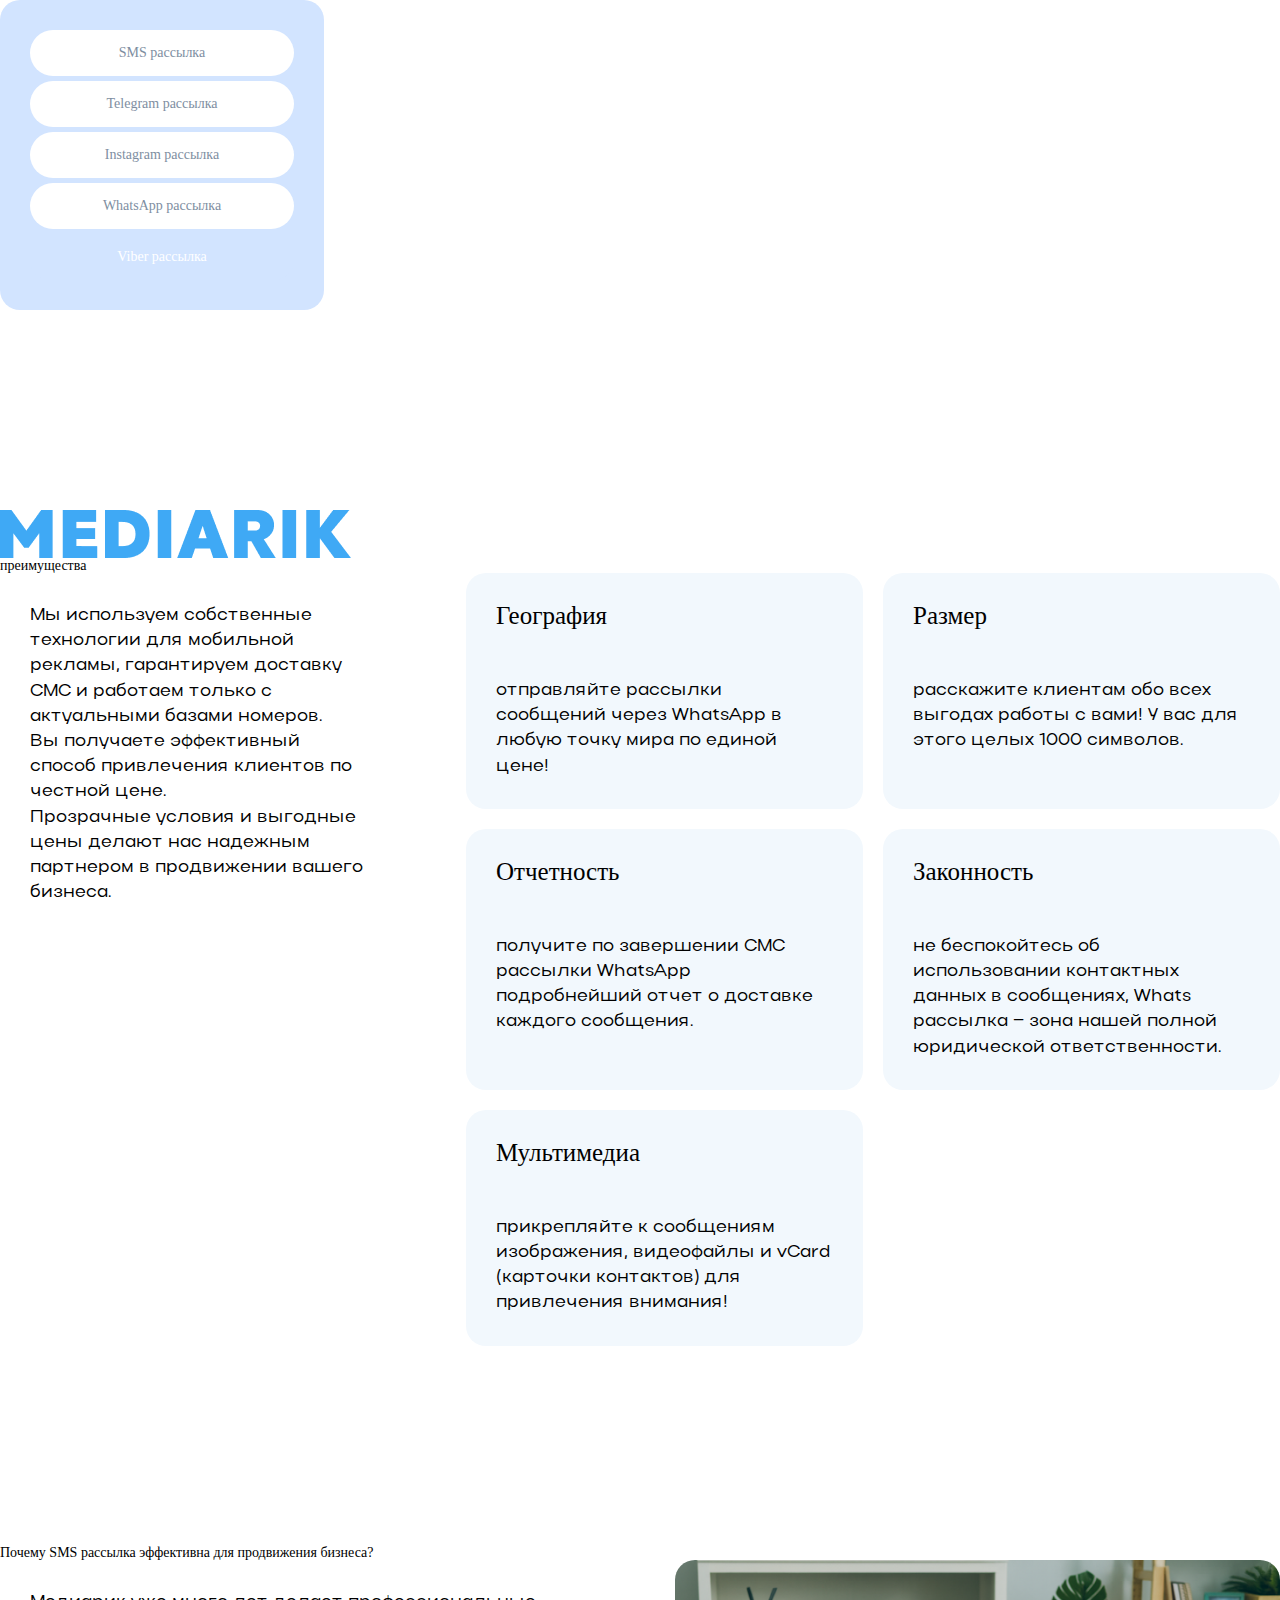
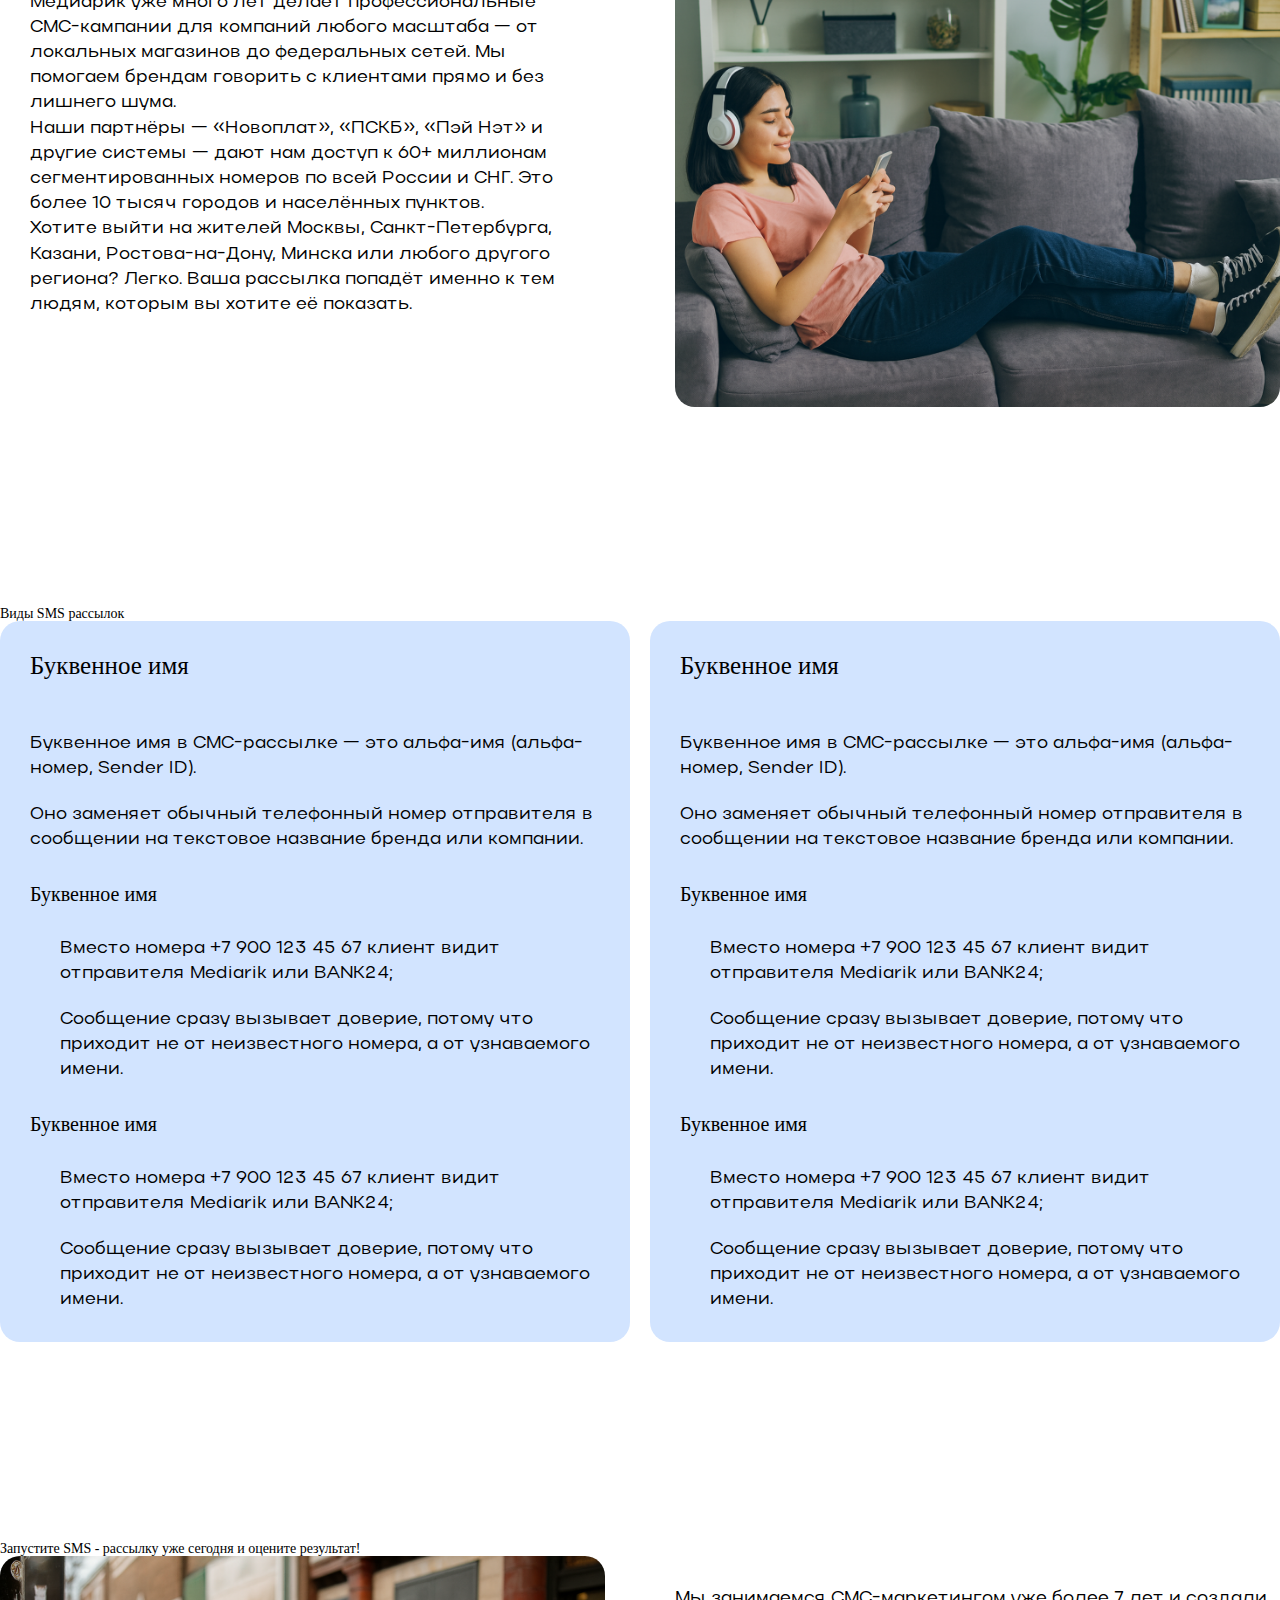
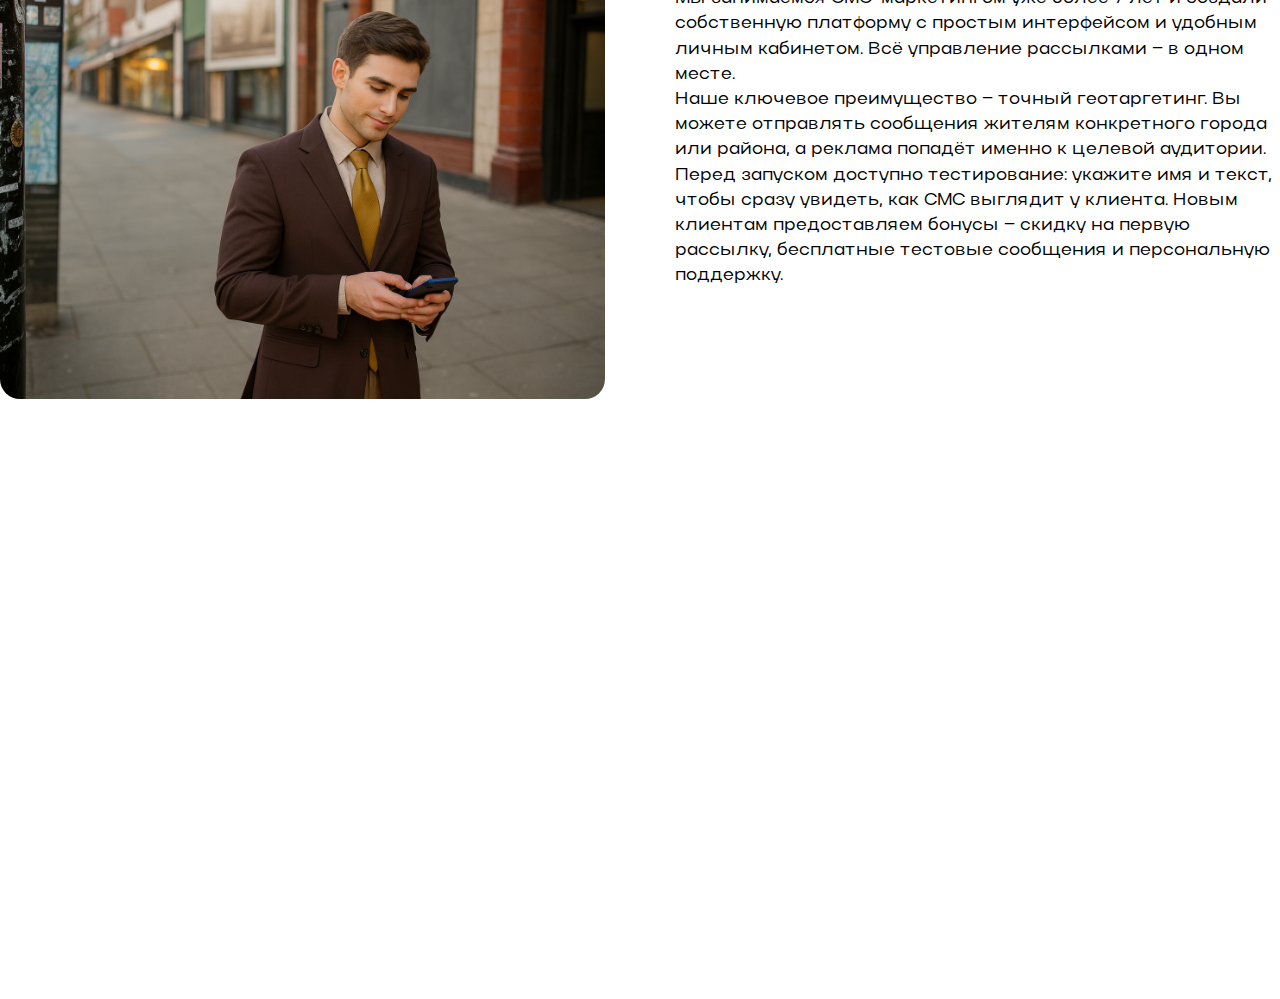
<file: viber.html>
<!DOCTYPE html>
<html lang="ru">

<head>
  <meta charset="UTF-8">
  <meta name="viewport" content="width=device-width, initial-scale=1.0">
  <link rel="stylesheet" href="css/main.css">

  <script defer src="js\swiper-bundle.js"></script>
  <script defer src="js\initialization.js"></script>
  <script defer src="js/reviews.js"></script>
  <script defer src="js/tabs.js"></script>
  <script defer src="js/accordion.js"></script>
  <script defer src="js/main.js"></script>
</head>
<div class="wrapper">
  <header class="haeder"></header>
  <main class="main">
    <section class="intro">
      <div class="container">
        <div class="intro__inner">
          <div class="intro__column-left">
            <div class="intro__menu">
              <div class="intro__menu-btn-box">
                <div class="intro__menu-title">Выбрать услугу</div>
                <div class="intro__menu-icon">
                  <svg width="22" height="12" viewBox="0 0 22 12" fill="none" xmlns="http://www.w3.org/2000/svg">
                    <path d="M21.7071 1.70757L11.7071 11.7076C11.6142 11.8005 11.5039 11.8743 11.3825 11.9246C11.2611 11.975 11.131 12.0009 10.9996 12.0009C10.8682 12.0009 10.738 11.975 10.6166 11.9246C10.4952 11.8743 10.385 11.8005 10.2921 11.7076L0.292079 1.70757C0.104439 1.51993 -0.000976562 1.26543 -0.000976562 1.00007C-0.000976562 0.734704 0.104439 0.480208 0.292079 0.292567C0.47972 0.104927 0.734215 -0.000488281 0.999579 -0.000488281C1.26494 -0.000488281 1.51944 0.104927 1.70708 0.292567L10.9996 9.58632L20.2921 0.292567C20.385 0.199657 20.4953 0.125957 20.6167 0.0756741C20.7381 0.0253914 20.8682 -0.000488281 20.9996 -0.000488281C21.131 -0.000488281 21.2611 0.0253914 21.3825 0.0756741C21.5039 0.125957 21.6142 0.199657 21.7071 0.292567C21.8 0.385477 21.8737 0.495778 21.924 0.617171C21.9743 0.738564 22.0001 0.868673 22.0001 1.00007C22.0001 1.13146 21.9743 1.26157 21.924 1.38296C21.8737 1.50436 21.8 1.61466 21.7071 1.70757Z" fill="#3FA9F5" />
                  </svg>
                </div>
              </div>
              <ul class="intro__menu-list">
                <li> <a href="/page-sms.html" class="intro__menu-link ">SMS рассылка</a></li>
                <li> <a href="##" class="intro__menu-link">Telegram рассылка</a></li>
                <li> <a href="##" class="intro__menu-link">Instagram рассылка</a></li>
                <li> <a href="##" class="intro__menu-link">WhatsApp рассылка</a></li>
                <li> <a href="/viber.html" class="intro__menu-link">Viber рассылка</a></li>
              </ul>
            </div>
          </div>
          <div class="intro__column-right"></div>
        </div>
      </div>
    </section>

    <section class="advantages">
      <div class="container">
        <div class="advantages__content-box">
          <div class="top-box">
            <div class="title-box">
              <img src="images\Group.png" alt="">
              <h2 class="top-title"> преимущества</h2>
            </div>
          </div>
          <div class="advantages__content">
            <div class="advantages__column-left">
              <div class="advantages__discription">
                <p class="text">Мы используем собственные технологии для мобильной рекламы, гарантируем доставку СМС и работаем только с актуальными базами номеров.</p>
                <p class="text">Вы получаете эффективный способ привлечения клиентов по честной цене.</p>
                <p class="text">Прозрачные условия и выгодные цены делают нас надежным партнером в продвижении вашего бизнеса.</p>
              </div>
              <button class="btn btn-accent-hover open-popup advantages-btn-none">Заказать услугу</button>
            </div>
            <div class="advantages__column-right card-5 ">
              <!-- card-6 card-7 -->
              <div class="card">
                <div class="card__content advantages-content">
                  <div class="card__top-box">
                    <h3 class="card__title">География</h3>
                  </div>
                  <div class="card__description advantages-description">
                    <p class="text">отправляйте рассылки сообщений через WhatsApp в любую точку мира по единой цене!</p>
                  </div>
                </div>
              </div>
              <div class="card">
                <div class="card__content advantages-content">
                  <div class="card__top-box">
                    <h3 class="card__title">Размер</h3>
                  </div>
                  <div class="card__description advantages-description">
                    <p class="text">расскажите клиентам обо всех выгодах работы с вами! У вас для этого целых 1000 символов.</p>
                  </div>
                </div>
              </div>
              <div class="card">
                <div class="card__content advantages-content">
                  <div class="card__top-box">
                    <h3 class="card__title">Отчетность</h3>
                  </div>
                  <div class="card__description advantages-description">
                    <p class="text">получите по завершении СМС рассылки WhatsApp подробнейший отчет
                      о доставке каждого сообщения.</p>
                  </div>
                </div>
              </div>
              <div class="card">
                <div class="card__content advantages-content">
                  <div class="card__top-box">
                    <h3 class="card__title">Законность</h3>
                  </div>
                  <div class="card__description advantages-description">
                    <p class="text">не беспокойтесь об использовании контактных данных
                      в сообщениях, Whats рассылка – зона нашей полной юридической ответственности.</p>
                  </div>
                </div>
              </div>
              <div class="card">
                <div class="card__content advantages-content">
                  <div class="card__top-box">
                    <h3 class="card__title">Мультимедиа </h3>
                  </div>
                  <div class="card__description advantages-description">
                    <p class="text">прикрепляйте к сообщениям изображения, видеофайлы и vCard (карточки контактов) для привлечения внимания!</p>
                  </div>
                </div>
              </div>
            </div>
          </div>
          <button class="btn btn-accent-hover advantages-btn-bottom open-popup">Заказать услугу</button>

        </div>
      </div>
    </section>
    <section class="why">
      <div class="container">
        <div class="why__content">
          <div class="top-box">
            <div class="title-box">
              <h2 class="top-title">Почему SMS рассылка эффективна для продвижения бизнеса?</h2>
            </div>
          </div>
          <div class="why__info-box why-info">
            <div class="why-info__column-left">
              <div class="why-info__description">
                <p class="text">Медиарик уже много лет делает профессиональные СМС-кампании для компаний любого масштаба — от локальных магазинов до федеральных сетей. Мы помогаем брендам говорить с клиентами прямо и без лишнего шума.</p>
                <p class="text">Наши партнёры — «Новоплат», «ПСКБ», «Пэй Нэт» и другие системы — дают нам доступ к 60+ миллионам сегментированных номеров по всей России и СНГ. Это более 10 тысяч городов и населённых пунктов.</p>
                <p class="text">Хотите выйти на жителей Москвы, Санкт-Петербурга, Казани, Ростова-на-Дону, Минска или любого другого региона? Легко. Ваша рассылка попадёт именно к тем людям, которым вы хотите её показать.</p>
              </div>
              <button class="btn btn-accent-hover open-popup">Заказать услугу</button>
            </div>
            <div class="why-info__column-right">
              <img src="images\why__info.png" alt="">
            </div>
          </div>
        </div>
      </div>
    </section>
    <section class="species">
      <div class="container">
        <div class="species__content">
          <div class="top-box">
            <div class="title-box">
              <h2 class="top-title">Виды SMS рассылок</h2>
            </div>
          </div>
          <div class="species__info-box">
            <div class="species__column">
              <h3 class="species__column-title">Буквенное имя</h3>
              <div class="species__column-description">
                <p class="text">Буквенное имя в СМС-рассылке — это альфа-имя (альфа-номер, Sender ID).</p>
                <p class="text">Оно заменяет обычный телефонный номер отправителя в сообщении на текстовое название бренда или компании.</p>
              </div>
              <div class="example-block">
                <div class="example-card">
                  <h4 class="example-card__title">Буквенное имя</h4>
                  <ul class="example-card__list">
                    <li class="example-card__item">
                      <p class="text">Вместо номера +7 900 123 45 67 клиент видит отправителя Mediarik или BANK24;</p>
                    </li>
                    <li class="example-card__item">
                      <p class="text">Cообщение сразу вызывает доверие, потому что приходит не от неизвестного номера, а от узнаваемого имени.</p>
                    </li>
                  </ul>
                </div>
                <div class="example-card">
                  <h4 class="example-card__title">Буквенное имя</h4>
                  <ul class="example-card__list">
                    <li class="example-card__item">
                      <p class="text">Вместо номера +7 900 123 45 67 клиент видит отправителя Mediarik или BANK24;</p>
                    </li>
                    <li class="example-card__item">
                      <p class="text">Cообщение сразу вызывает доверие, потому что приходит не от неизвестного номера, а от узнаваемого имени.</p>
                    </li>
                  </ul>
                </div>

              </div>
            </div>
            <div class="species__column">
              <h3 class="species__column-title">Буквенное имя</h3>
              <div class="species__column-description">
                <p class="text">Буквенное имя в СМС-рассылке — это альфа-имя (альфа-номер, Sender ID).</p>
                <p class="text">Оно заменяет обычный телефонный номер отправителя в сообщении на текстовое название бренда или компании.</p>
              </div>
              <div class="example-block">
                <div class="example-card">
                  <h4 class="example-card__title">Буквенное имя</h4>
                  <ul class="example-card__list">
                    <li class="example-card__item">
                      <p class="text">Вместо номера +7 900 123 45 67 клиент видит отправителя Mediarik или BANK24;</p>
                    </li>
                    <li class="example-card__item">
                      <p class="text">Cообщение сразу вызывает доверие, потому что приходит не от неизвестного номера, а от узнаваемого имени.</p>
                    </li>
                  </ul>
                </div>
                <div class="example-card">
                  <h4 class="example-card__title">Буквенное имя</h4>
                  <ul class="example-card__list">
                    <li class="example-card__item">
                      <p class="text">Вместо номера +7 900 123 45 67 клиент видит отправителя Mediarik или BANK24;</p>
                    </li>
                    <li class="example-card__item">
                      <p class="text">Cообщение сразу вызывает доверие, потому что приходит не от неизвестного номера, а от узнаваемого имени.</p>
                    </li>
                  </ul>
                </div>
              </div>
            </div>
          </div>
        </div>
      </div>
    </section>
    <section class="why">
      <div class="container">
        <div class="why__content">
          <div class="top-box">
            <div class="title-box">
              <h2 class="top-title">Запустите SMS - рассылку уже сегодня и оцените результат!</h2>
            </div>
          </div>
          <div class="why__info-box why-info why-info-reverce ">
            <div class="why-info__column-left">
              <div class="why-info__description">
                <p class="text">Мы занимаемся СМС-маркетингом уже более 7 лет и создали собственную платформу с простым интерфейсом и удобным личным кабинетом. Всё управление рассылками – в одном месте.</p>
                <p class="text">Наше ключевое преимущество – точный геотаргетинг. Вы можете отправлять сообщения жителям конкретного города или района, а реклама попадёт именно к целевой аудитории.</p>
                <p class="text">Перед запуском доступно тестирование: укажите имя и текст, чтобы сразу увидеть, как СМС выглядит у клиента. Новым клиентам предоставляем бонусы – скидку на первую рассылку, бесплатные тестовые сообщения и персональную поддержку.</p>
              </div>
              <button class="btn btn-accent-hover open-popup">Заказать услугу</button>
            </div>
            <div class="why-info__column-right">
              <img src="images\11.png" alt="">
            </div>
          </div>
        </div>
      </div>
    </section>
  </main>
  <footer class="footer">
    <div class="container">
      <div class="box"></div>
    </div>
  </footer>
</div>
</body>
</file>
<file: css/main.css>
@import url(../css/basic/reset.css);
@import url(./basic/variables.css);
@import url(../css/common/common.css);
@import url(../css/components/button.css);
@import url(../css/components/card.css);
@import url(../css/components/swiper-bundle.css);

/* section */
@import url(../css/block/direction.css);
@import url(../css/block/advantages.css);
@import url(../css/block/cases.css);
@import url(../css/block/reviews.css);
@import url(../css/block/form.css);
@import url(../css/block/faq.css);

@import url(../css/block/page-services.css);
@import url(../css/block/why.css);
@import url(../css/block/species.css);
@import url(../css/block/page-whatsapp.css);
@import url(../css/block/map.css);
@import url(../css/block/offices.css);
@import url(../css/block/tariffs.css);
@import url(../css/block/404.css);
@import url(../css/block/intro.css);
@import url(../css/block/examples.css);
@import url(../css/components/burger.css);
@import url(../css/components/cookie.css);
@import url(../css/block/hero.css);
@import url(../css/components/calculator.css);

@import url(../css/footer/footer.css);
@import url(../css/header/header.css);
@import url(../css/components/popup.css);

/* fonts */
@font-face {
  font-family: 'Actay-Regular';
  src: url(../fonts/Actay-Regular.woff2), ;
  font-weight: 400;
}

@font-face {
  font-family: 'Actay-Bold';
  src: url(../fonts/ActayWide-Bold.woff2), ;
  font-weight: 700;
}
</file>
